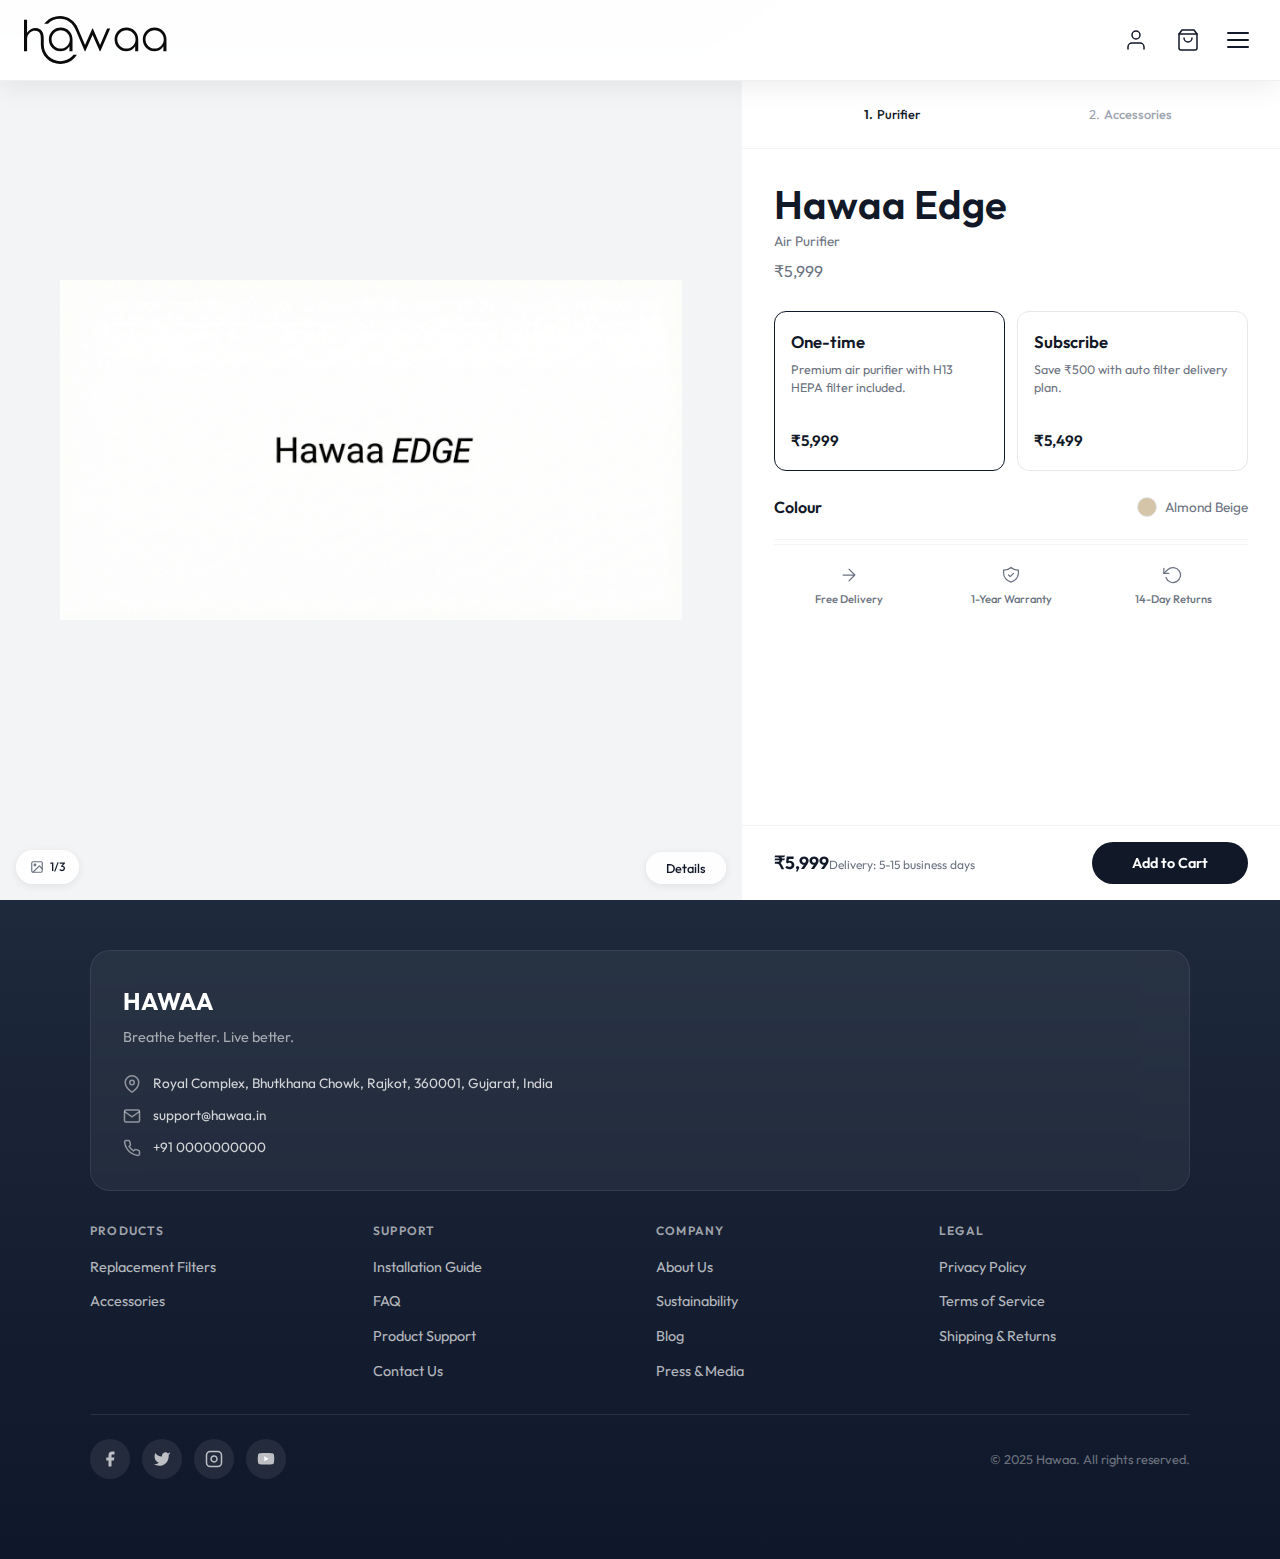
<file: buy.html>
<!DOCTYPE html>
<html lang="en">
<head>
    <meta charset="UTF-8">
    <meta name="viewport" content="width=device-width, initial-scale=1.0">
    <meta name="description" content="Buy Hawaa EDGE - India's premium air purifier with H13 HEPA filtration, gesture control, and smart home integration. Starting at ₹5,499 with subscription.">
    <meta name="keywords" content="Buy Hawaa EDGE, air purifier, H13 HEPA, order, subscribe, clean air, India">

    <!-- Open Graph -->
    <meta property="og:title" content="Buy Hawaa EDGE - Pure Air, Designed to Belong">
    <meta property="og:description" content="Order Hawaa EDGE air purifier. One-time purchase at ₹5,999 or subscribe & save at ₹5,499 with automatic filter delivery.">
    <meta property="og:type" content="product">

    <title>Buy Hawaa EDGE - Order Now</title>

    <!-- Google Fonts - Outfit + Playfair Display -->
    <link rel="preconnect" href="https://fonts.googleapis.com">
    <link rel="preconnect" href="https://fonts.gstatic.com" crossorigin>
    <link href="https://fonts.googleapis.com/css2?family=Outfit:wght@300;400;500;600;700&family=Playfair+Display:ital,wght@0,400;0,500;0,600;1,400;1,500&display=swap" rel="stylesheet">

    <link rel="stylesheet" href="css/styles.css">
    <link rel="icon" href="public/images/favicon.ico" type="image/x-icon">
</head>
<body class="buy-page">
    <!-- Header -->
    <header class="header scrolled" id="header">
        <div class="header-container">
            <a href="index.html" class="logo">
                <img src="public/images/web_header_desktop_light.svg" class="logo-img" alt="Hawaa" draggable="false">
            </a>
            <div class="header-actions">
                <button class="header-profile-btn" id="profile-btn" aria-label="Account">
                    <svg viewBox="0 0 24 24" fill="none" stroke="currentColor" stroke-width="1.5" stroke-linecap="round" stroke-linejoin="round">
                        <path d="M20 21v-2a4 4 0 00-4-4H8a4 4 0 00-4 4v2"/>
                        <circle cx="12" cy="7" r="4"/>
                    </svg>
                </button>
                <button class="header-cart-btn" id="cart-btn" aria-label="Cart">
                    <svg viewBox="0 0 24 24" fill="none" stroke="currentColor" stroke-width="1.5" stroke-linecap="round" stroke-linejoin="round">
                        <path d="M6 2L3 6v14a2 2 0 002 2h14a2 2 0 002-2V6l-3-4z"/>
                        <line x1="3" y1="6" x2="21" y2="6"/>
                        <path d="M16 10a4 4 0 01-8 0"/>
                    </svg>
                    <span class="cart-badge" id="cart-badge"></span>
                </button>
                <button class="hamburger" id="hamburger" aria-label="Toggle menu">
                    <span class="hamburger-line"></span>
                    <span class="hamburger-line"></span>
                    <span class="hamburger-line"></span>
                </button>
            </div>
        </div>
    </header>

    <!-- Expandable Menu -->
    <div class="menu-overlay" id="menu-overlay"></div>
    <div class="menu-panel" id="menu-panel">
        <div class="menu-panel-inner">
            <nav class="menu-nav">
                <a href="edge.html" class="menu-nav-item">Hawaa Edge</a>
                <a href="index.html#blogs" class="menu-nav-item">Blog</a>
                <a href="about.html" class="menu-nav-item">About Us</a>
            </nav>
        </div>
    </div>

    <!-- Sign In Modal -->
    <div class="signin-overlay" id="signin-overlay">
        <div class="signin-modal" id="signin-modal">
            <div class="signin-drag-handle"></div>
            <button class="signin-close" id="signin-close" aria-label="Close">
                <svg viewBox="0 0 24 24" fill="none" stroke="currentColor" stroke-width="2" stroke-linecap="round" stroke-linejoin="round">
                    <line x1="18" y1="6" x2="6" y2="18"/>
                    <line x1="6" y1="6" x2="18" y2="18"/>
                </svg>
            </button>
            <div class="signin-step" id="signin-phone-step">
                <h2 class="signin-title">Sign in</h2>
                <p class="signin-subtitle">Enter your mobile number to continue</p>
                <div class="phone-input-group" id="signin-phone-group">
                    <span class="phone-prefix">+91</span>
                    <span class="phone-prefix-divider"></span>
                    <input type="tel" class="phone-input" id="signin-phone" maxlength="10" placeholder="Mobile number" inputmode="numeric" autocomplete="tel-national">
                </div>
                <p class="signin-error" id="signin-phone-error"></p>
                <button class="signin-btn" id="signin-send-otp">Send OTP</button>
            </div>
            <div class="signin-step hidden" id="signin-otp-step">
                <h2 class="signin-title">Verify OTP</h2>
                <p class="signin-subtitle">Enter the 6-digit code sent to <span class="signin-phone-display" id="signin-phone-display"></span></p>
                <div class="otp-input-group">
                    <input type="text" class="otp-input" maxlength="1" inputmode="numeric" autocomplete="one-time-code">
                    <input type="text" class="otp-input" maxlength="1" inputmode="numeric">
                    <input type="text" class="otp-input" maxlength="1" inputmode="numeric">
                    <input type="text" class="otp-input" maxlength="1" inputmode="numeric">
                    <input type="text" class="otp-input" maxlength="1" inputmode="numeric">
                    <input type="text" class="otp-input" maxlength="1" inputmode="numeric">
                </div>
                <p class="signin-error" id="signin-otp-error"></p>
                <button class="signin-btn" id="signin-verify">Verify</button>
                <div class="signin-actions">
                    <button class="signin-back" id="signin-back">
                        <svg viewBox="0 0 24 24" fill="none" stroke="currentColor" stroke-width="2" stroke-linecap="round" stroke-linejoin="round">
                            <path d="M19 12H5"/>
                            <path d="M12 19l-7-7 7-7"/>
                        </svg>
                        Change number
                    </button>
                    <button class="signin-resend" id="signin-resend">Resend OTP</button>
                </div>
            </div>
        </div>
    </div>

    <!-- Buy Page Main Content -->
    <main class="buy-main">
        <!-- Product Image Section with Carousel -->
        <div class="buy-product-image">
            <div class="buy-carousel" id="buy-carousel">
                <div class="buy-carousel-track" id="buy-carousel-track">
                    <div class="buy-carousel-slide active">
                        <img src="public/images/hero-poster.webp" alt="Hawaa EDGE Air Purifier - Front View" class="buy-hero-img" draggable="false">
                    </div>
                    <div class="buy-carousel-slide">
                        <img src="public/images/hero-resting.webp" alt="Hawaa EDGE Air Purifier - Side View" class="buy-hero-img" draggable="false">
                    </div>
                    <div class="buy-carousel-slide">
                        <img src="public/images/hero-poster.webp" alt="Hawaa EDGE Air Purifier - Detail View" class="buy-hero-img" draggable="false">
                    </div>
                </div>
                <!-- Carousel Counter -->
                <div class="buy-carousel-counter" id="buy-carousel-counter">
                    <svg width="14" height="14" viewBox="0 0 24 24" fill="none" stroke="currentColor" stroke-width="2" stroke-linecap="round" stroke-linejoin="round">
                        <rect x="3" y="3" width="18" height="18" rx="2" ry="2"/>
                        <circle cx="8.5" cy="8.5" r="1.5"/>
                        <polyline points="21 15 16 10 5 21"/>
                    </svg>
                    <span id="buy-carousel-index">1/3</span>
                </div>
                <!-- Details Button -->
                <button class="buy-details-btn" id="buy-details-btn">Details</button>
            </div>
        </div>

        <!-- Right Side: Steps + Content (wrapped for desktop layout) -->
        <div class="buy-details-column">
            <!-- Step Navigation -->
            <nav class="buy-steps" id="buy-steps">
                <button class="buy-step active" data-step="1" id="step-1">
                    <span class="buy-step-num">1.</span> Purifier
                </button>
                <button class="buy-step" data-step="2" id="step-2">
                    <span class="buy-step-num">2.</span> Accessories
                </button>
            </nav>

            <!-- Step 1: Purifier -->
            <section class="buy-step-content active" id="step-content-1">
                <div class="buy-content-inner">
                    <!-- Product Title -->
                    <h1 class="buy-title">Hawaa Edge</h1>
                    <p class="buy-subtitle-text">Air Purifier</p>

                    <!-- Price -->
                    <p class="buy-price" id="buy-price">&#8377;5,999</p>

                    <!-- Purchase Type Cards (Veloretti-style side-by-side) -->
                    <div class="buy-variant-cards">
                        <button class="buy-variant-card active" data-type="onetime" id="btn-onetime">
                            <span class="buy-variant-name">One-time</span>
                            <p class="buy-variant-desc">Premium air purifier with H13 HEPA filter included.</p>
                            <span class="buy-variant-price">&#8377;5,999</span>
                        </button>
                        <button class="buy-variant-card" data-type="subscribe" id="btn-subscribe">
                            <span class="buy-variant-name">Subscribe</span>
                            <p class="buy-variant-desc">Save &#8377;500 with auto filter delivery plan.</p>
                            <span class="buy-variant-price">&#8377;5,499</span>
                        </button>
                    </div>

                    <!-- Subscription Filter Plan (shown when Subscribe selected) -->
                    <div class="buy-filter-plans" id="buy-filter-plans">
                        <p class="buy-filter-plans-title">Filter Delivery Plan</p>
                        <p class="buy-filter-plans-desc">Replacement filters delivered to your door automatically</p>
                        <div class="buy-filter-plan-cards">
                            <button class="buy-filter-plan-card active" data-interval="5" id="filter-5">
                                <span class="buy-filter-plan-name">Every 5 months</span>
                                <span class="buy-filter-plan-detail">Recommended for high-pollution areas</span>
                                <span class="buy-filter-plan-tag">Recommended</span>
                            </button>
                            <button class="buy-filter-plan-card" data-interval="6" id="filter-6">
                                <span class="buy-filter-plan-name">Every 6 months</span>
                                <span class="buy-filter-plan-detail">Standard usage cycle</span>
                            </button>
                        </div>
                    </div>

                    <!-- Colour Info (Single colour - Almond Beige) -->
                    <div class="buy-colour-info">
                        <span class="buy-colour-label">Colour</span>
                        <div class="buy-colour-display">
                            <span class="buy-colour-dot" style="background: #d4c5a9;"></span>
                            <span class="buy-colour-name-static">Almond Beige</span>
                        </div>
                    </div>

                    <!-- Divider -->
                    <div class="buy-divider"></div>

                    <!-- Trust Indicators -->
                    <div class="buy-trust-row">
                        <div class="buy-trust-item">
                            <svg viewBox="0 0 24 24" fill="none" stroke="currentColor" stroke-width="1.5" stroke-linecap="round" stroke-linejoin="round">
                                <path d="M5 12h14M12 5l7 7-7 7"/>
                            </svg>
                            <span>Free Delivery</span>
                        </div>
                        <div class="buy-trust-item">
                            <svg viewBox="0 0 24 24" fill="none" stroke="currentColor" stroke-width="1.5" stroke-linecap="round" stroke-linejoin="round">
                                <path d="M9 12l2 2 4-4m5.618-4.016A11.955 11.955 0 0112 2.944a11.955 11.955 0 01-8.618 3.04A12.02 12.02 0 003 9c0 5.591 3.824 10.29 9 11.622 5.176-1.332 9-6.03 9-11.622 0-1.042-.133-2.052-.382-3.016z"/>
                            </svg>
                            <span>1-Year Warranty</span>
                        </div>
                        <div class="buy-trust-item">
                            <svg viewBox="0 0 24 24" fill="none" stroke="currentColor" stroke-width="1.5" stroke-linecap="round" stroke-linejoin="round">
                                <polyline points="1 4 1 10 7 10"/>
                                <path d="M3.51 15a9 9 0 102.13-9.36L1 10"/>
                            </svg>
                            <span>14-Day Returns</span>
                        </div>
                    </div>
                </div>
            </section>

            <!-- Step 2: Accessories -->
            <section class="buy-step-content" id="step-content-2">
                <div class="buy-content-inner">
                    <h2 class="buy-section-heading">Accessories</h2>
                    <p class="buy-section-subtext">Hawaa Edge</p>

                    <!-- Replacement Filters -->
                    <div class="buy-accessory-card">
                        <div class="buy-accessory-info">
                            <span class="buy-accessory-name">Replacement Filter</span>
                            <span class="buy-accessory-detail">3-in-1 H13 HEPA + Activated Carbon</span>
                        </div>
                        <div class="buy-accessory-action">
                            <span class="buy-accessory-price">&#8377;1,499</span>
                            <button class="buy-accessory-add" id="acc-filter-btn">Add</button>
                        </div>
                    </div>

                    <!-- What's in the Box -->
                    <div class="buy-inbox-section">
                        <p class="buy-inbox-title">What's in the box</p>
                        <ul class="buy-inbox-list">
                            <li>Hawaa EDGE Air Purifier</li>
                            <li>3-in-1 Filter (Pre-installed)</li>
                            <li>Power Adapter & Cable</li>
                            <li>Quick Start Guide</li>
                        </ul>
                    </div>
                </div>
            </section>
        </div>
    </main>

    <!-- Details Modal -->
    <div class="buy-details-overlay" id="buy-details-overlay">
        <div class="buy-details-modal" id="buy-details-modal">
            <button class="buy-details-close" id="buy-details-close" aria-label="Close details">
                <svg viewBox="0 0 24 24" fill="none" stroke="currentColor" stroke-width="2" stroke-linecap="round" stroke-linejoin="round">
                    <line x1="18" y1="6" x2="6" y2="18"/>
                    <line x1="6" y1="6" x2="18" y2="18"/>
                </svg>
            </button>

            <!-- Details Carousel -->
            <div class="buy-details-carousel" id="buy-details-carousel">
                <div class="buy-details-slides" id="buy-details-slides">
                    <!-- Slide 1: Specs -->
                    <div class="buy-details-slide active">
                        <div class="buy-details-slide-img">
                            <img src="public/images/hero-poster.webp" alt="Hawaa EDGE Specifications" draggable="false">
                        </div>
                        <div class="buy-details-slide-content">
                            <h3>Specifications</h3>
                            <p>Engineered for rooms up to 450 sq ft with 360-degree air intake.</p>
                            <p>CADR: 250 m&sup3;/h. Noise level as low as 22 dB. Energy-efficient at just 45W.</p>
                        </div>
                    </div>
                    <!-- Slide 2: H13 HEPA -->
                    <div class="buy-details-slide">
                        <div class="buy-details-slide-img">
                            <img src="public/images/hero-resting.webp" alt="H13 HEPA Filtration" draggable="false">
                        </div>
                        <div class="buy-details-slide-content">
                            <h3>H13 HEPA Filtration</h3>
                            <p>3-in-1 filter system captures 99.97% of particles down to 0.3 microns.</p>
                            <p>Pre-filter, activated carbon, and H13 HEPA work together for complete air purification.</p>
                        </div>
                    </div>
                    <!-- Slide 3: Smart Features -->
                    <div class="buy-details-slide">
                        <div class="buy-details-slide-img">
                            <img src="public/images/hero-poster.webp" alt="Smart Home Integration" draggable="false">
                        </div>
                        <div class="buy-details-slide-content">
                            <h3>Smart Features</h3>
                            <p>Gesture control for touchless operation. Wave to change fan speed or turn off.</p>
                            <p>Works with Alexa and Google Home. Real-time air quality monitoring via the Hawaa app.</p>
                        </div>
                    </div>
                </div>

                <!-- Details Navigation -->
                <div class="buy-details-nav">
                    <button class="buy-details-arrow buy-details-prev" id="buy-details-prev" aria-label="Previous">
                        <svg viewBox="0 0 24 24" fill="none" stroke="currentColor" stroke-width="2" stroke-linecap="round" stroke-linejoin="round">
                            <path d="M19 12H5"/>
                            <path d="M12 19l-7-7 7-7"/>
                        </svg>
                    </button>
                    <div class="buy-details-dots" id="buy-details-dots">
                        <span class="buy-details-dot active"></span>
                        <span class="buy-details-dot"></span>
                        <span class="buy-details-dot"></span>
                    </div>
                    <button class="buy-details-arrow buy-details-next" id="buy-details-next" aria-label="Next">
                        <svg viewBox="0 0 24 24" fill="none" stroke="currentColor" stroke-width="2" stroke-linecap="round" stroke-linejoin="round">
                            <path d="M5 12h14"/>
                            <path d="M12 5l7 7-7 7"/>
                        </svg>
                    </button>
                </div>
            </div>
        </div>
    </div>

    <!-- Cart Overlay -->
    <div class="cart-overlay" id="cart-overlay">
        <div class="cart-panel" id="cart-panel">
            <div class="cart-header">
                <h2 class="cart-title">Cart</h2>
                <button class="cart-close" id="cart-close" aria-label="Close cart">
                    <svg viewBox="0 0 24 24" fill="none" stroke="currentColor" stroke-width="2" stroke-linecap="round" stroke-linejoin="round">
                        <line x1="18" y1="6" x2="6" y2="18"/>
                        <line x1="6" y1="6" x2="18" y2="18"/>
                    </svg>
                </button>
            </div>

            <!-- Cart Items -->
            <div class="cart-body" id="cart-body">
                <div class="cart-empty" id="cart-empty">
                    <svg viewBox="0 0 24 24" fill="none" stroke="currentColor" stroke-width="1.5" stroke-linecap="round" stroke-linejoin="round">
                        <path d="M6 2L3 6v14a2 2 0 002 2h14a2 2 0 002-2V6l-3-4z"/>
                        <line x1="3" y1="6" x2="21" y2="6"/>
                        <path d="M16 10a4 4 0 01-8 0"/>
                    </svg>
                    <p>Your cart is empty</p>
                </div>
                <div class="cart-items" id="cart-items"></div>
            </div>

            <!-- Cart Footer with Price Breakdown -->
            <div class="cart-footer" id="cart-footer">
                <!-- Add Filter Upsell -->
                <div class="cart-upsell" id="cart-upsell">
                    <div class="cart-upsell-info">
                        <span class="cart-upsell-name">Add Replacement Filter</span>
                        <span class="cart-upsell-detail">3-in-1 H13 HEPA + Activated Carbon</span>
                    </div>
                    <div class="cart-upsell-action">
                        <span class="cart-upsell-price">&#8377;1,499</span>
                        <button class="cart-upsell-btn" id="cart-add-filter">Add</button>
                    </div>
                </div>

                <!-- Price Breakdown Toggle -->
                <button class="cart-breakdown-toggle" id="cart-breakdown-toggle">
                    <span>Price Details</span>
                    <svg viewBox="0 0 24 24" fill="none" stroke="currentColor" stroke-width="2" stroke-linecap="round" stroke-linejoin="round">
                        <path d="M6 9l6 6 6-6"/>
                    </svg>
                </button>
                <div class="cart-breakdown" id="cart-breakdown">
                    <div class="cart-breakdown-row">
                        <span>Subtotal</span>
                        <span id="cart-subtotal">&#8377;0</span>
                    </div>
                    <div class="cart-breakdown-row">
                        <span>GST (18%)</span>
                        <span id="cart-gst">&#8377;0</span>
                    </div>
                    <div class="cart-breakdown-row">
                        <span>Delivery Fee</span>
                        <span id="cart-delivery" class="cart-free">Free</span>
                    </div>
                    <div class="cart-breakdown-row">
                        <span>Shipping Fee</span>
                        <span id="cart-shipping" class="cart-free">Free</span>
                    </div>
                </div>

                <!-- Total -->
                <div class="cart-total-row">
                    <span>Total</span>
                    <span id="cart-total">&#8377;0</span>
                </div>

                <button class="cart-checkout-btn" id="cart-checkout-btn">Checkout</button>
            </div>
        </div>
    </div>

    <!-- Sticky Bottom Bar (Always visible) -->
    <div class="buy-sticky-bottom" id="buy-sticky-bottom">
        <div class="buy-sticky-inner">
            <div class="buy-sticky-row">
                <span class="buy-sticky-price" id="buy-sticky-price">&#8377;5,999</span>
                <span class="buy-sticky-delivery">Delivery: 5-15 business days</span>
            </div>
            <button class="buy-sticky-btn" id="buy-sticky-btn">Add to Cart</button>
        </div>
    </div>

    <!-- Footer -->
    <footer class="footer" id="contact">
        <div class="footer-container">
            <div class="footer-brand">
                <div class="footer-logo">
                    <span class="footer-logo-text">HAWAA</span>
                </div>
                <p class="footer-tagline">Breathe better. Live better.</p>
                <div class="footer-contact-info">
                    <div class="footer-contact-item">
                        <svg viewBox="0 0 24 24" fill="none" stroke="currentColor" stroke-width="2">
                            <path d="M21 10c0 7-9 13-9 13s-9-6-9-13a9 9 0 0118 0z"/>
                            <circle cx="12" cy="10" r="3"/>
                        </svg>
                        <span>Royal Complex, Bhutkhana Chowk, Rajkot, 360001, Gujarat, India</span>
                    </div>
                    <div class="footer-contact-item">
                        <svg viewBox="0 0 24 24" fill="none" stroke="currentColor" stroke-width="2">
                            <path d="M4 4h16c1.1 0 2 .9 2 2v12c0 1.1-.9 2-2 2H4c-1.1 0-2-.9-2-2V6c0-1.1.9-2 2-2z"/>
                            <polyline points="22,6 12,13 2,6"/>
                        </svg>
                        <span>support@hawaa.in</span>
                    </div>
                    <div class="footer-contact-item">
                        <svg viewBox="0 0 24 24" fill="none" stroke="currentColor" stroke-width="2">
                            <path d="M22 16.92v3a2 2 0 01-2.18 2 19.79 19.79 0 01-8.63-3.07 19.5 19.5 0 01-6-6 19.79 19.79 0 01-3.07-8.67A2 2 0 014.11 2h3a2 2 0 012 1.72 12.84 12.84 0 00.7 2.81 2 2 0 01-.45 2.11L8.09 9.91a16 16 0 006 6l1.27-1.27a2 2 0 012.11-.45 12.84 12.84 0 002.81.7A2 2 0 0122 16.92z"/>
                        </svg>
                        <span>+91 0000000000</span>
                    </div>
                </div>
            </div>

            <div class="footer-links">
                <div class="footer-links-column" data-footer-section>
                    <button class="footer-links-header">
                        <h4 class="footer-links-title">PRODUCTS</h4>
                        <svg class="footer-chevron" viewBox="0 0 24 24" fill="none" stroke="currentColor" stroke-width="2">
                            <path d="M6 9l6 6 6-6"/>
                        </svg>
                    </button>
                    <ul class="footer-links-list">
                        <li><a href="#">Replacement Filters</a></li>
                        <li><a href="#">Accessories</a></li>
                    </ul>
                </div>
                <div class="footer-links-column" data-footer-section>
                    <button class="footer-links-header">
                        <h4 class="footer-links-title">SUPPORT</h4>
                        <svg class="footer-chevron" viewBox="0 0 24 24" fill="none" stroke="currentColor" stroke-width="2">
                            <path d="M6 9l6 6 6-6"/>
                        </svg>
                    </button>
                    <ul class="footer-links-list">
                        <li><a href="installation-guide.html">Installation Guide</a></li>
                        <li><a href="faq.html">FAQ</a></li>
                        <li><a href="support.html">Product Support</a></li>
                        <li><a href="#">Contact Us</a></li>
                    </ul>
                </div>
                <div class="footer-links-column" data-footer-section>
                    <button class="footer-links-header">
                        <h4 class="footer-links-title">COMPANY</h4>
                        <svg class="footer-chevron" viewBox="0 0 24 24" fill="none" stroke="currentColor" stroke-width="2">
                            <path d="M6 9l6 6 6-6"/>
                        </svg>
                    </button>
                    <ul class="footer-links-list">
                        <li><a href="about.html">About Us</a></li>
                        <li><a href="#">Sustainability</a></li>
                        <li><a href="#">Blog</a></li>
                        <li><a href="#">Press & Media</a></li>
                    </ul>
                </div>
                <div class="footer-links-column" data-footer-section>
                    <button class="footer-links-header">
                        <h4 class="footer-links-title">LEGAL</h4>
                        <svg class="footer-chevron" viewBox="0 0 24 24" fill="none" stroke="currentColor" stroke-width="2">
                            <path d="M6 9l6 6 6-6"/>
                        </svg>
                    </button>
                    <ul class="footer-links-list">
                        <li><a href="privacy-policy.html">Privacy Policy</a></li>
                        <li><a href="terms-of-service.html">Terms of Service</a></li>
                        <li><a href="#">Shipping & Returns</a></li>
                    </ul>
                </div>
            </div>

            <div class="footer-bottom">
                <div class="footer-social">
                    <a href="#" class="footer-social-link" aria-label="Facebook">
                        <svg viewBox="0 0 24 24" fill="currentColor">
                            <path d="M18 2h-3a5 5 0 00-5 5v3H7v4h3v8h4v-8h3l1-4h-4V7a1 1 0 011-1h3z"/>
                        </svg>
                    </a>
                    <a href="#" class="footer-social-link" aria-label="Twitter">
                        <svg viewBox="0 0 24 24" fill="currentColor">
                            <path d="M23 3a10.9 10.9 0 01-3.14 1.53 4.48 4.48 0 00-7.86 3v1A10.66 10.66 0 013 4s-4 9 5 13a11.64 11.64 0 01-7 2c9 5 20 0 20-11.5a4.5 4.5 0 00-.08-.83A7.72 7.72 0 0023 3z"/>
                        </svg>
                    </a>
                    <a href="#" class="footer-social-link" aria-label="Instagram">
                        <svg viewBox="0 0 24 24" fill="none" stroke="currentColor" stroke-width="2">
                            <rect x="2" y="2" width="20" height="20" rx="5" ry="5"/>
                            <path d="M16 11.37A4 4 0 1112.63 8 4 4 0 0116 11.37z"/>
                            <line x1="17.5" y1="6.5" x2="17.51" y2="6.5"/>
                        </svg>
                    </a>
                    <a href="#" class="footer-social-link" aria-label="YouTube">
                        <svg viewBox="0 0 24 24" fill="currentColor">
                            <path d="M22.54 6.42a2.78 2.78 0 00-1.94-2C18.88 4 12 4 12 4s-6.88 0-8.6.46a2.78 2.78 0 00-1.94 2A29 29 0 001 11.75a29 29 0 00.46 5.33A2.78 2.78 0 003.4 19c1.72.46 8.6.46 8.6.46s6.88 0 8.6-.46a2.78 2.78 0 001.94-2 29 29 0 00.46-5.25 29 29 0 00-.46-5.33z"/>
                            <polygon points="9.75 15.02 15.5 11.75 9.75 8.48 9.75 15.02" fill="white"/>
                        </svg>
                    </a>
                </div>
                <p class="footer-copyright">&copy; 2025 Hawaa. All rights reserved.</p>
            </div>
        </div>
    </footer>

    <script src="js/nav.js"></script>
    <script src="js/buy.js"></script>
</body>
</html>
</file>
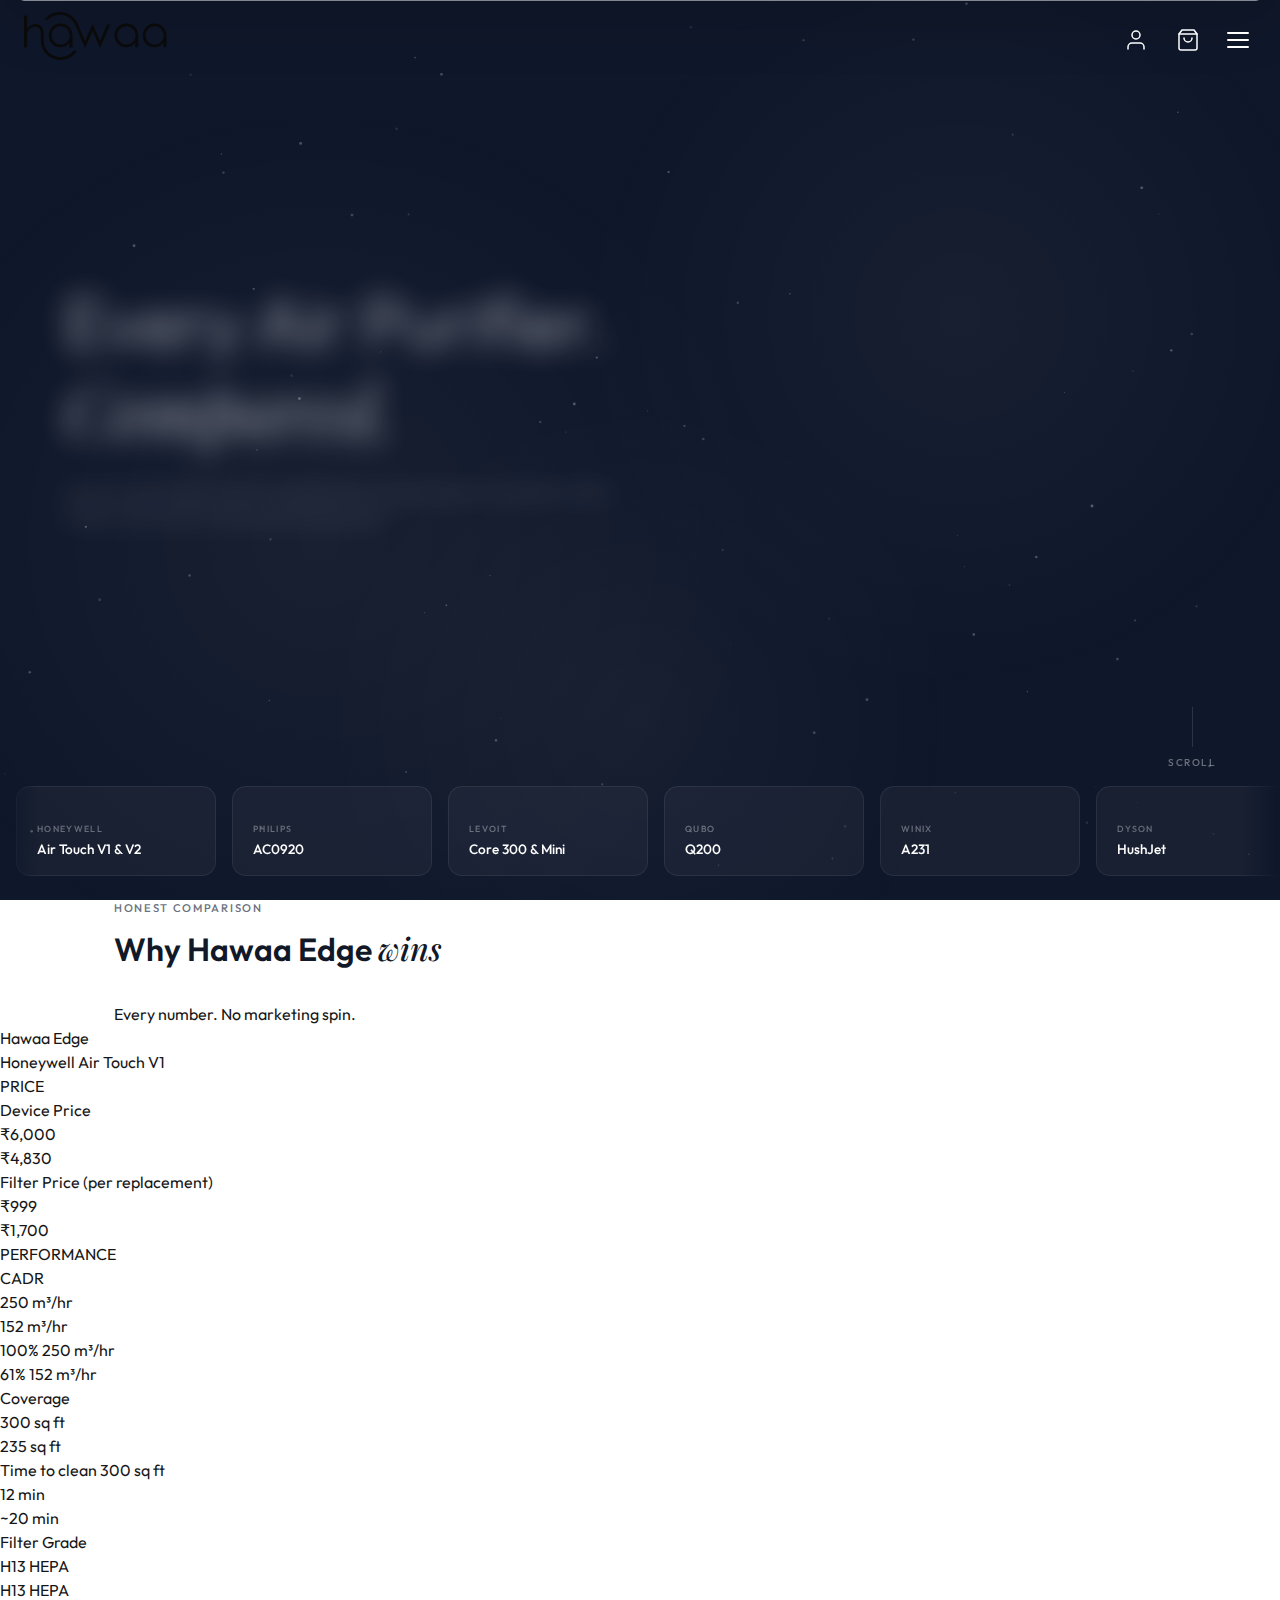
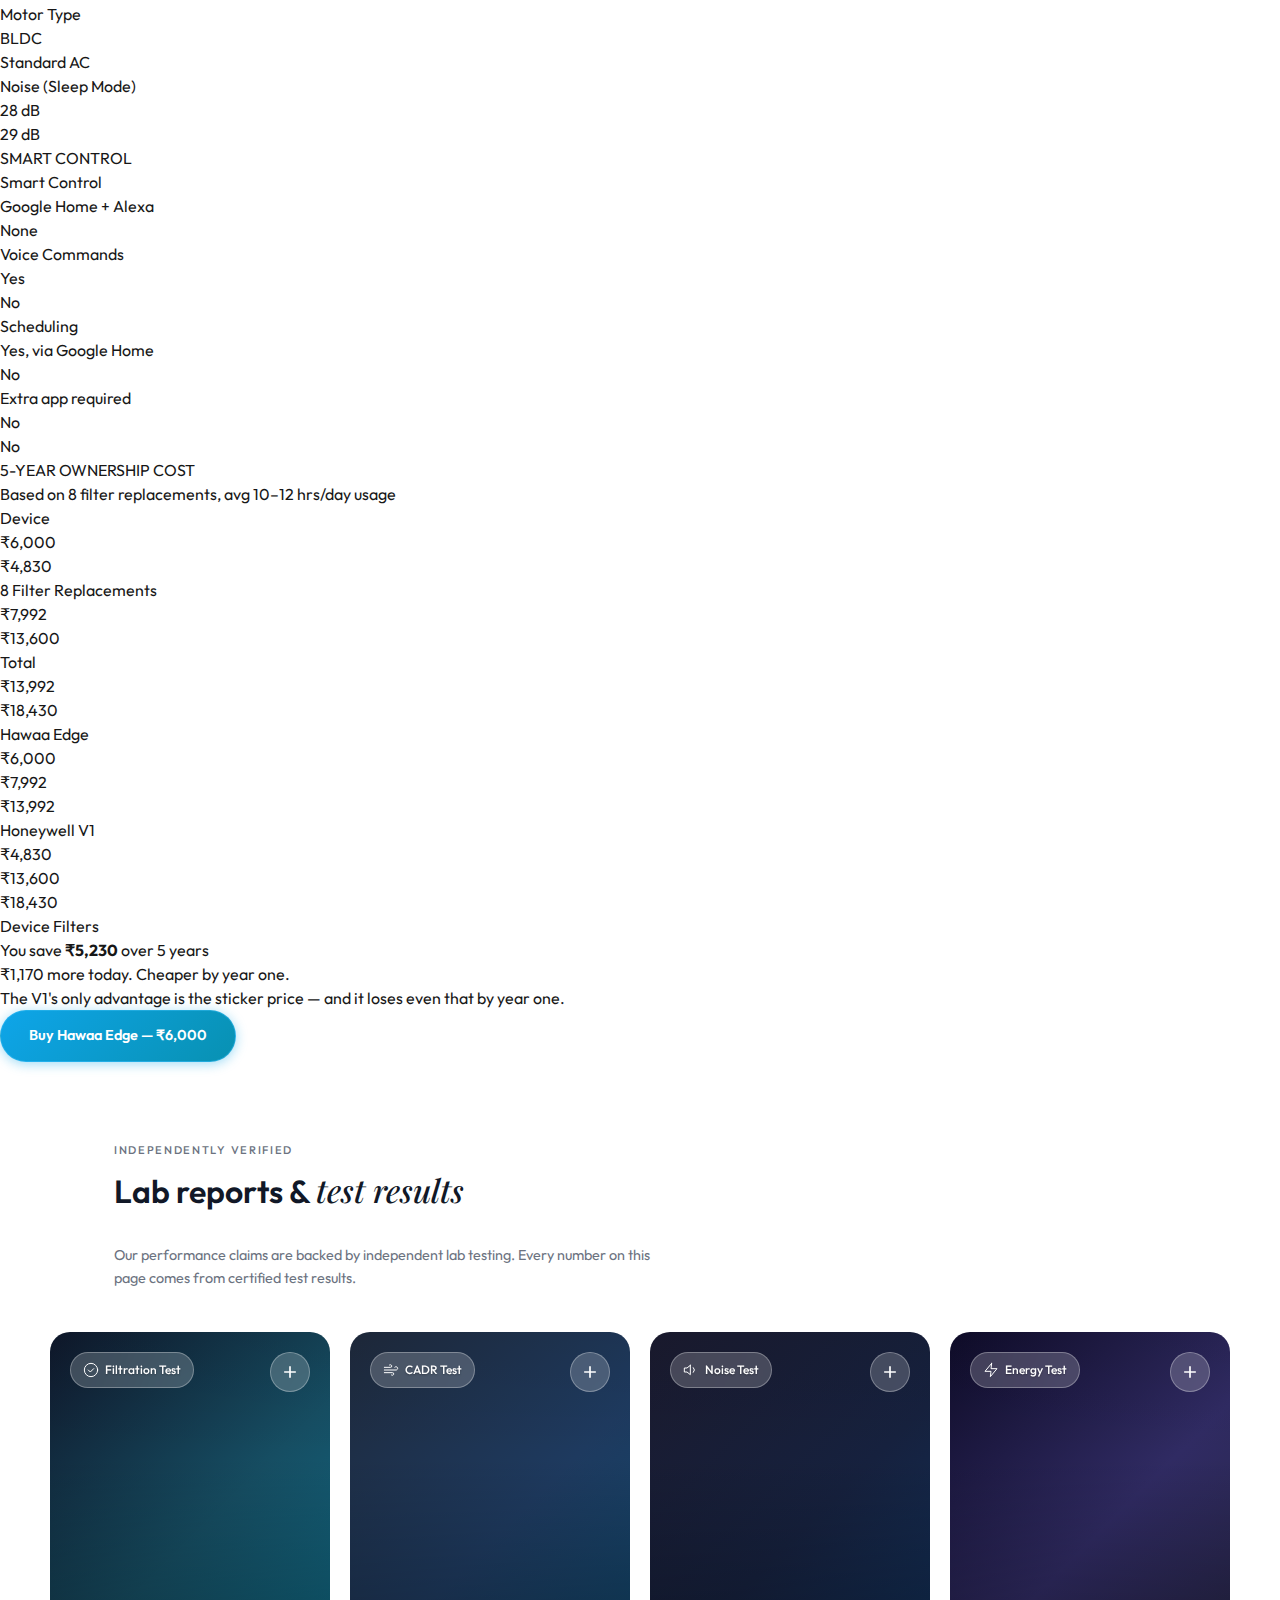
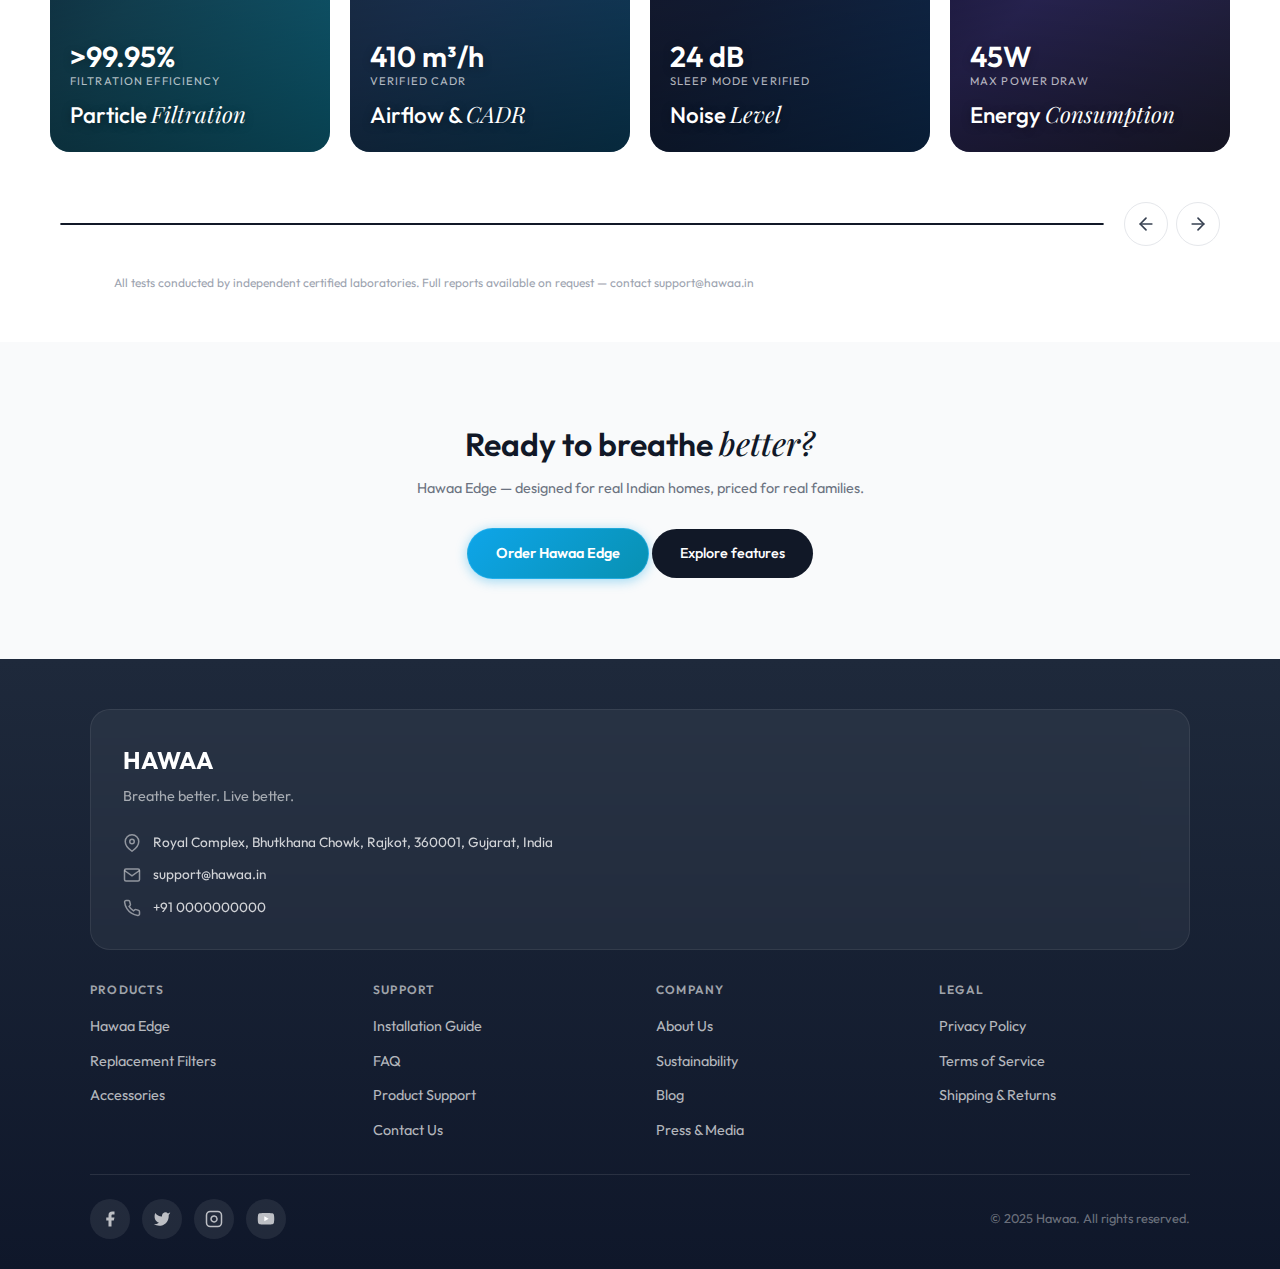
<file: comparison.html>
<!DOCTYPE html>
<html lang="en">
<head>
    <meta charset="UTF-8">
    <meta name="viewport" content="width=device-width, initial-scale=1.0">
    <meta name="description" content="Compare Hawaa EDGE with Dyson, Coway, and Xiaomi. See real performance differences in CADR, noise, filters, price, and warranty.">
    <meta name="keywords" content="air purifier comparison, Hawaa Edge vs Dyson, Hawaa vs Coway, Hawaa vs Xiaomi, best air purifier India">

    <meta property="og:title" content="Hawaa EDGE vs the Rest - Air Purifier Comparison">
    <meta property="og:description" content="See how Hawaa Edge compares to Dyson, Coway, and Xiaomi on real-world performance, price, and value.">
    <meta property="og:type" content="website">

    <title>Hawaa EDGE vs the Rest - Air Purifier Comparison</title>

    <link rel="preconnect" href="https://fonts.googleapis.com">
    <link rel="preconnect" href="https://fonts.gstatic.com" crossorigin>
    <link href="https://fonts.googleapis.com/css2?family=Outfit:wght@300;400;500;600;700&family=Playfair+Display:ital,wght@0,400;0,500;0,600;1,400;1,500&display=swap" rel="stylesheet">

    <link rel="stylesheet" href="css/styles.css">
    <link rel="stylesheet" href="css/comparison.css">
    <link rel="icon" href="public/images/favicon.ico" type="image/x-icon">
</head>
<body>
    <!-- Header -->
    <header class="header" id="header">
        <div class="header-container">
            <a href="index.html" class="logo">
                <picture>
                <source media="(min-width: 768px)" srcset="public/images/web_header_desktop_light.svg">
                <img src="public/images/web_header_mobile_light.svg" class="logo-img" alt="Hawaa" draggable="false">
            </picture>
            </a>
            <div class="header-actions">
                <button class="header-profile-btn" id="profile-btn" aria-label="Account">
                    <svg viewBox="0 0 24 24" fill="none" stroke="currentColor" stroke-width="1.5" stroke-linecap="round" stroke-linejoin="round">
                        <path d="M20 21v-2a4 4 0 00-4-4H8a4 4 0 00-4 4v2"/>
                        <circle cx="12" cy="7" r="4"/>
                    </svg>
                </button>
                <a href="buy.html" class="header-cart-btn" id="cart-btn" aria-label="Cart">
                    <svg viewBox="0 0 24 24" fill="none" stroke="currentColor" stroke-width="1.5" stroke-linecap="round" stroke-linejoin="round">
                        <path d="M6 2L3 6v14a2 2 0 002 2h14a2 2 0 002-2V6l-3-4z"/>
                        <line x1="3" y1="6" x2="21" y2="6"/>
                        <path d="M16 10a4 4 0 01-8 0"/>
                    </svg>
                    <span class="cart-badge" id="cart-badge"></span>
                </a>
                <button class="hamburger" id="hamburger" aria-label="Toggle menu">
                    <span class="hamburger-line"></span>
                    <span class="hamburger-line"></span>
                    <span class="hamburger-line"></span>
                </button>
            </div>
        </div>
    </header>

    <!-- Expandable Menu -->
    <div class="menu-overlay" id="menu-overlay"></div>
    <div class="menu-panel" id="menu-panel">
        <div class="menu-panel-inner">
            <nav class="menu-nav">
                <a href="edge.html" class="menu-nav-item">Hawaa Edge</a>
                <a href="blogs.html" class="menu-nav-item">Blog</a>
                <a href="about.html" class="menu-nav-item">About Us</a>
            </nav>
        </div>
    </div>

    <!-- Sign In Modal -->
    <div class="signin-overlay" id="signin-overlay">
        <div class="signin-modal" id="signin-modal">
            <div class="signin-drag-handle"></div>
            <button class="signin-close" id="signin-close" aria-label="Close">
                <svg viewBox="0 0 24 24" fill="none" stroke="currentColor" stroke-width="2" stroke-linecap="round" stroke-linejoin="round">
                    <line x1="18" y1="6" x2="6" y2="18"/>
                    <line x1="6" y1="6" x2="18" y2="18"/>
                </svg>
            </button>
            <div class="signin-step" id="signin-phone-step">
                <h2 class="signin-title">Sign in</h2>
                <p class="signin-subtitle">Enter your mobile number to continue</p>
                <div class="phone-input-group" id="signin-phone-group">
                    <span class="phone-prefix">+91</span>
                    <span class="phone-prefix-divider"></span>
                    <input type="tel" class="phone-input" id="signin-phone" maxlength="10" placeholder="Mobile number" inputmode="numeric" autocomplete="tel-national">
                </div>
                <p class="signin-error" id="signin-phone-error"></p>
                <button class="signin-btn" id="signin-send-otp">Send OTP</button>
            </div>
            <div class="signin-step hidden" id="signin-otp-step">
                <h2 class="signin-title">Verify OTP</h2>
                <p class="signin-subtitle">Enter the 6-digit code sent to <span class="signin-phone-display" id="signin-phone-display"></span></p>
                <div class="otp-input-group">
                    <input type="text" class="otp-input" maxlength="1" inputmode="numeric" autocomplete="one-time-code">
                    <input type="text" class="otp-input" maxlength="1" inputmode="numeric">
                    <input type="text" class="otp-input" maxlength="1" inputmode="numeric">
                    <input type="text" class="otp-input" maxlength="1" inputmode="numeric">
                    <input type="text" class="otp-input" maxlength="1" inputmode="numeric">
                    <input type="text" class="otp-input" maxlength="1" inputmode="numeric">
                </div>
                <p class="signin-error" id="signin-otp-error"></p>
                <button class="signin-btn" id="signin-verify">Verify</button>
                <div class="signin-actions">
                    <button class="signin-back" id="signin-back">
                        <svg viewBox="0 0 24 24" fill="none" stroke="currentColor" stroke-width="2" stroke-linecap="round" stroke-linejoin="round">
                            <path d="M19 12H5"/>
                            <path d="M12 19l-7-7 7-7"/>
                        </svg>
                        Change number
                    </button>
                    <button class="signin-resend" id="signin-resend">Resend OTP</button>
                </div>
            </div>
        </div>
    </div>

    <!-- ==================== HERO ==================== -->
    <section class="cmp-hero">
        <canvas class="cmp-hero-particles" id="cmp-hero-particles"></canvas>

        <!-- Headline with blur reveal -->
        <div class="cmp-hero-headline" id="cmp-hero-headline">
            <h1 class="cmp-hero-headline-1">Every Air Purifier. <span class="italic">Compared.</span></h1>
            <p class="cmp-hero-headline-2">See how Hawaa Edge performs against the most popular air purifiers in India — airflow, noise, filters, and real ownership cost.</p>
        </div>

        <!-- Scroll indicator -->
        <div class="cmp-hero-scroll-indicator">
            <div class="cmp-hero-scroll-track">
                <div class="cmp-hero-scroll-segment"></div>
            </div>
            <span class="cmp-hero-scroll-label">SCROLL</span>
        </div>

        <!-- Auto-scrolling card carousel -->
        <div class="cmp-hero-carousel-wrapper">
            <div class="cmp-hero-carousel" id="cmp-hero-carousel">
                <!-- Set 1 -->
                <a href="#comparison-honeywell" class="cmp-hero-card">
                    <span class="cmp-hero-card-brand">HONEYWELL</span>
                    <span class="cmp-hero-card-model">Air Touch V1 &amp; V2</span>
                </a>
                <a href="#comparison-philips" class="cmp-hero-card">
                    <span class="cmp-hero-card-brand">PHILIPS</span>
                    <span class="cmp-hero-card-model">AC0920</span>
                </a>
                <a href="#comparison-levoit" class="cmp-hero-card">
                    <span class="cmp-hero-card-brand">LEVOIT</span>
                    <span class="cmp-hero-card-model">Core 300 &amp; Mini</span>
                </a>
                <a href="#comparison-qubo" class="cmp-hero-card">
                    <span class="cmp-hero-card-brand">QUBO</span>
                    <span class="cmp-hero-card-model">Q200</span>
                </a>
                <a href="#comparison-winix" class="cmp-hero-card">
                    <span class="cmp-hero-card-brand">WINIX</span>
                    <span class="cmp-hero-card-model">A231</span>
                </a>
                <a href="#comparison-dyson" class="cmp-hero-card">
                    <span class="cmp-hero-card-brand">DYSON</span>
                    <span class="cmp-hero-card-model">HushJet</span>
                </a>
                <!-- Set 2 (duplicate for seamless loop) -->
                <a href="#comparison-honeywell" class="cmp-hero-card" aria-hidden="true">
                    <span class="cmp-hero-card-brand">HONEYWELL</span>
                    <span class="cmp-hero-card-model">Air Touch V1 &amp; V2</span>
                </a>
                <a href="#comparison-philips" class="cmp-hero-card" aria-hidden="true">
                    <span class="cmp-hero-card-brand">PHILIPS</span>
                    <span class="cmp-hero-card-model">AC0920</span>
                </a>
                <a href="#comparison-levoit" class="cmp-hero-card" aria-hidden="true">
                    <span class="cmp-hero-card-brand">LEVOIT</span>
                    <span class="cmp-hero-card-model">Core 300 &amp; Mini</span>
                </a>
                <a href="#comparison-qubo" class="cmp-hero-card" aria-hidden="true">
                    <span class="cmp-hero-card-brand">QUBO</span>
                    <span class="cmp-hero-card-model">Q200</span>
                </a>
                <a href="#comparison-winix" class="cmp-hero-card" aria-hidden="true">
                    <span class="cmp-hero-card-brand">WINIX</span>
                    <span class="cmp-hero-card-model">A231</span>
                </a>
                <a href="#comparison-dyson" class="cmp-hero-card" aria-hidden="true">
                    <span class="cmp-hero-card-brand">DYSON</span>
                    <span class="cmp-hero-card-model">HushJet</span>
                </a>
            </div>
        </div>
    </section>

    <!-- ==================== HAWAA vs HONEYWELL ==================== -->
    <section class="cmp-vs" id="comparison-honeywell">
        <div class="cmp-section-container">
            <span class="cmp-section-label">Honest Comparison</span>
            <h2 class="cmp-section-title">Why Hawaa Edge <span class="italic">wins</span></h2>
            <p class="cmp-vs-subtext">Every number. No marketing spin.</p>
        </div>

        <div class="cmp-vs-card">
            <!-- Sticky column headers -->
            <div class="cmp-vs-headers">
                <div class="cmp-vs-header-metric"></div>
                <div class="cmp-vs-header-hawaa">Hawaa Edge</div>
                <div class="cmp-vs-header-rival">Honeywell Air Touch V1</div>
            </div>

            <!-- GROUP 1: PRICE -->
            <div class="cmp-vs-group">
                <div class="cmp-vs-group-label">PRICE</div>

                <div class="cmp-vs-row">
                    <div class="cmp-vs-metric">Device Price</div>
                    <div class="cmp-vs-val cmp-vs-val--lose">&#8377;6,000</div>
                    <div class="cmp-vs-val cmp-vs-val--win">&#8377;4,830</div>
                </div>
                <div class="cmp-vs-row">
                    <div class="cmp-vs-metric">Filter Price <span class="cmp-vs-metric-sub">(per replacement)</span></div>
                    <div class="cmp-vs-val cmp-vs-val--win">&#8377;999</div>
                    <div class="cmp-vs-val cmp-vs-val--lose">&#8377;1,700</div>
                </div>
            </div>

            <!-- GROUP 2: PERFORMANCE -->
            <div class="cmp-vs-group">
                <div class="cmp-vs-group-label">PERFORMANCE</div>

                <!-- CADR — infographic row -->
                <div class="cmp-vs-row cmp-vs-row--infographic" id="cmp-vs-cadr-row">
                    <div class="cmp-vs-metric">CADR</div>
                    <div class="cmp-vs-val cmp-vs-val--win">250 m&#179;/hr</div>
                    <div class="cmp-vs-val cmp-vs-val--lose">152 m&#179;/hr</div>
                </div>
                <div class="cmp-vs-infographic cmp-vs-infographic--cadr" id="cmp-vs-cadr-info">
                    <div class="cmp-vs-cylinder-pair">
                        <div class="cmp-vs-cylinder" data-brand="hawaa">
                            <div class="cmp-vs-cylinder-track">
                                <div class="cmp-vs-cylinder-fill" data-fill="100"></div>
                            </div>
                            <span class="cmp-vs-cylinder-pct">100%</span>
                            <span class="cmp-vs-cylinder-val">250 m&#179;/hr</span>
                        </div>
                        <div class="cmp-vs-cylinder" data-brand="rival">
                            <div class="cmp-vs-cylinder-track">
                                <div class="cmp-vs-cylinder-fill" data-fill="61"></div>
                            </div>
                            <span class="cmp-vs-cylinder-pct">61%</span>
                            <span class="cmp-vs-cylinder-val">152 m&#179;/hr</span>
                        </div>
                    </div>
                </div>

                <div class="cmp-vs-row">
                    <div class="cmp-vs-metric">Coverage</div>
                    <div class="cmp-vs-val cmp-vs-val--win">300 sq ft</div>
                    <div class="cmp-vs-val cmp-vs-val--lose">235 sq ft</div>
                </div>
                <div class="cmp-vs-row">
                    <div class="cmp-vs-metric">Time to clean 300 sq ft</div>
                    <div class="cmp-vs-val cmp-vs-val--win">12 min</div>
                    <div class="cmp-vs-val cmp-vs-val--lose">~20 min</div>
                </div>
                <div class="cmp-vs-row">
                    <div class="cmp-vs-metric">Filter Grade</div>
                    <div class="cmp-vs-val cmp-vs-val--neutral">H13 HEPA</div>
                    <div class="cmp-vs-val cmp-vs-val--neutral">H13 HEPA</div>
                </div>
                <div class="cmp-vs-row">
                    <div class="cmp-vs-metric">Motor Type</div>
                    <div class="cmp-vs-val cmp-vs-val--win">BLDC</div>
                    <div class="cmp-vs-val cmp-vs-val--lose">Standard AC</div>
                </div>
                <div class="cmp-vs-row">
                    <div class="cmp-vs-metric">Noise <span class="cmp-vs-metric-sub">(Sleep Mode)</span></div>
                    <div class="cmp-vs-val cmp-vs-val--win">28 dB</div>
                    <div class="cmp-vs-val cmp-vs-val--lose">29 dB</div>
                </div>
            </div>

            <!-- GROUP 3: SMART CONTROL -->
            <div class="cmp-vs-group">
                <div class="cmp-vs-group-label">SMART CONTROL</div>

                <div class="cmp-vs-row">
                    <div class="cmp-vs-metric">Smart Control</div>
                    <div class="cmp-vs-val cmp-vs-val--win">Google Home + Alexa</div>
                    <div class="cmp-vs-val cmp-vs-val--lose">None</div>
                </div>
                <div class="cmp-vs-row">
                    <div class="cmp-vs-metric">Voice Commands</div>
                    <div class="cmp-vs-val cmp-vs-val--win">Yes</div>
                    <div class="cmp-vs-val cmp-vs-val--lose">No</div>
                </div>
                <div class="cmp-vs-row">
                    <div class="cmp-vs-metric">Scheduling</div>
                    <div class="cmp-vs-val cmp-vs-val--win">Yes, via Google Home</div>
                    <div class="cmp-vs-val cmp-vs-val--lose">No</div>
                </div>
                <div class="cmp-vs-row">
                    <div class="cmp-vs-metric">Extra app required</div>
                    <div class="cmp-vs-val cmp-vs-val--neutral">No</div>
                    <div class="cmp-vs-val cmp-vs-val--neutral">No</div>
                </div>
            </div>

            <!-- GROUP 4: 5-YEAR OWNERSHIP COST -->
            <div class="cmp-vs-group">
                <div class="cmp-vs-group-label">5-YEAR OWNERSHIP COST</div>
                <div class="cmp-vs-group-footnote">Based on 8 filter replacements, avg 10&ndash;12 hrs/day usage</div>

                <div class="cmp-vs-row">
                    <div class="cmp-vs-metric">Device</div>
                    <div class="cmp-vs-val cmp-vs-val--lose">&#8377;6,000</div>
                    <div class="cmp-vs-val cmp-vs-val--win">&#8377;4,830</div>
                </div>
                <div class="cmp-vs-row">
                    <div class="cmp-vs-metric">8 Filter Replacements</div>
                    <div class="cmp-vs-val cmp-vs-val--win">&#8377;7,992</div>
                    <div class="cmp-vs-val cmp-vs-val--lose">&#8377;13,600</div>
                </div>

                <!-- Total — infographic row -->
                <div class="cmp-vs-row cmp-vs-row--total" id="cmp-vs-cost-row">
                    <div class="cmp-vs-metric">Total</div>
                    <div class="cmp-vs-val cmp-vs-val--win">&#8377;13,992</div>
                    <div class="cmp-vs-val cmp-vs-val--lose">&#8377;18,430</div>
                </div>
                <div class="cmp-vs-infographic cmp-vs-infographic--cost" id="cmp-vs-cost-info">
                    <div class="cmp-vs-bar-pair">
                        <div class="cmp-vs-bar" data-brand="hawaa">
                            <span class="cmp-vs-bar-label">Hawaa Edge</span>
                            <div class="cmp-vs-bar-track">
                                <div class="cmp-vs-bar-seg cmp-vs-bar-seg--device" data-width="43" style="width:0%">
                                    <span>&#8377;6,000</span>
                                </div>
                                <div class="cmp-vs-bar-seg cmp-vs-bar-seg--filter" data-width="33" style="width:0%">
                                    <span>&#8377;7,992</span>
                                </div>
                            </div>
                            <span class="cmp-vs-bar-total">&#8377;13,992</span>
                        </div>
                        <div class="cmp-vs-bar" data-brand="rival">
                            <span class="cmp-vs-bar-label">Honeywell V1</span>
                            <div class="cmp-vs-bar-track">
                                <div class="cmp-vs-bar-seg cmp-vs-bar-seg--device" data-width="26" style="width:0%">
                                    <span>&#8377;4,830</span>
                                </div>
                                <div class="cmp-vs-bar-seg cmp-vs-bar-seg--filter" data-width="74" style="width:0%">
                                    <span>&#8377;13,600</span>
                                </div>
                            </div>
                            <span class="cmp-vs-bar-total">&#8377;18,430</span>
                        </div>
                    </div>
                    <div class="cmp-vs-bar-legend">
                        <span class="cmp-vs-legend-item"><span class="cmp-vs-legend-dot cmp-vs-legend-dot--device"></span>Device</span>
                        <span class="cmp-vs-legend-item"><span class="cmp-vs-legend-dot cmp-vs-legend-dot--filter"></span>Filters</span>
                    </div>
                </div>

                <!-- You save row -->
                <div class="cmp-vs-row cmp-vs-row--save">
                    <div class="cmp-vs-save-text">You save <strong>&#8377;5,230</strong> over 5 years</div>
                </div>
            </div>
        </div>

        <!-- Verdict Strip -->
        <div class="cmp-vs-verdict">
            <div class="cmp-vs-verdict-inner">
                <p class="cmp-vs-verdict-headline">&#8377;1,170 more today. Cheaper by year one.</p>
                <p class="cmp-vs-verdict-sub">The V1's only advantage is the sticker price &mdash; and it loses even that by year one.</p>
                <a href="buy.html" class="cmp-cta-buy">Buy Hawaa Edge &mdash; &#8377;6,000</a>
            </div>
        </div>
    </section>

    <!-- ==================== LAB REPORTS ==================== -->
    <section class="cmp-lab-reports" id="lab-reports">
        <div class="cmp-section-container">
            <span class="cmp-section-label">INDEPENDENTLY VERIFIED</span>
            <h2 class="cmp-section-title">Lab reports &amp; <span class="italic">test results</span></h2>
            <p class="cmp-lab-reports-desc">Our performance claims are backed by independent lab testing. Every number on this page comes from certified test results.</p>
        </div>
        <div class="cmp-lab-slider-wrapper">
            <div class="cmp-lab-slider" id="lab-slider">
                <!-- Particle Filtration -->
                <div class="cmp-lab-card" data-lab="filtration">
                    <div class="cmp-lab-card-image" style="--lab-gradient: linear-gradient(135deg, #0f172a 0%, #164e63 50%, #0e7490 100%)">
                        <div class="cmp-lab-tag">
                            <svg viewBox="0 0 24 24" fill="none" stroke="currentColor" stroke-width="1.5" stroke-linecap="round" stroke-linejoin="round"><circle cx="12" cy="12" r="10"/><path d="M8 12l3 3 5-5"/></svg>
                            <span>Filtration Test</span>
                        </div>
                        <button class="cmp-lab-expand-btn" data-lab-expand="filtration" aria-label="View details">
                            <svg viewBox="0 0 24 24" fill="none" stroke="currentColor" stroke-width="2"><path d="M12 5v14M5 12h14"/></svg>
                        </button>
                        <div class="cmp-lab-card-content">
                            <div class="cmp-lab-stat-overlay">
                                <span class="cmp-lab-stat-big">&gt;99.95%</span>
                                <span class="cmp-lab-stat-sub">filtration efficiency</span>
                            </div>
                            <h3 class="cmp-lab-card-title">Particle <span class="italic">Filtration</span></h3>
                        </div>
                    </div>
                </div>

                <!-- Airflow / CADR -->
                <div class="cmp-lab-card" data-lab="cadr">
                    <div class="cmp-lab-card-image" style="--lab-gradient: linear-gradient(135deg, #1e293b 0%, #1e3a5f 50%, #0c4a6e 100%)">
                        <div class="cmp-lab-tag">
                            <svg viewBox="0 0 24 24" fill="none" stroke="currentColor" stroke-width="1.5" stroke-linecap="round" stroke-linejoin="round"><path d="M9.59 4.59A2 2 0 1111 8H2m10.59 11.41A2 2 0 1014 16H2m15.73-8.27A2.5 2.5 0 1119.5 12H2"/></svg>
                            <span>CADR Test</span>
                        </div>
                        <button class="cmp-lab-expand-btn" data-lab-expand="cadr" aria-label="View details">
                            <svg viewBox="0 0 24 24" fill="none" stroke="currentColor" stroke-width="2"><path d="M12 5v14M5 12h14"/></svg>
                        </button>
                        <div class="cmp-lab-card-content">
                            <div class="cmp-lab-stat-overlay">
                                <span class="cmp-lab-stat-big">410 m³/h</span>
                                <span class="cmp-lab-stat-sub">verified CADR</span>
                            </div>
                            <h3 class="cmp-lab-card-title">Airflow &amp; <span class="italic">CADR</span></h3>
                        </div>
                    </div>
                </div>

                <!-- Noise Level -->
                <div class="cmp-lab-card" data-lab="noise">
                    <div class="cmp-lab-card-image" style="--lab-gradient: linear-gradient(135deg, #1a1a2e 0%, #16213e 50%, #0f3460 100%)">
                        <div class="cmp-lab-tag">
                            <svg viewBox="0 0 24 24" fill="none" stroke="currentColor" stroke-width="1.5" stroke-linecap="round" stroke-linejoin="round"><path d="M11 5L6 9H2v6h4l5 4V5z"/><path d="M15.54 8.46a5 5 0 010 7.07"/></svg>
                            <span>Noise Test</span>
                        </div>
                        <button class="cmp-lab-expand-btn" data-lab-expand="noise" aria-label="View details">
                            <svg viewBox="0 0 24 24" fill="none" stroke="currentColor" stroke-width="2"><path d="M12 5v14M5 12h14"/></svg>
                        </button>
                        <div class="cmp-lab-card-content">
                            <div class="cmp-lab-stat-overlay">
                                <span class="cmp-lab-stat-big">24 dB</span>
                                <span class="cmp-lab-stat-sub">sleep mode verified</span>
                            </div>
                            <h3 class="cmp-lab-card-title">Noise <span class="italic">Level</span></h3>
                        </div>
                    </div>
                </div>

                <!-- Energy Consumption -->
                <div class="cmp-lab-card" data-lab="energy">
                    <div class="cmp-lab-card-image" style="--lab-gradient: linear-gradient(135deg, #0f0c29 0%, #302b63 50%, #24243e 100%)">
                        <div class="cmp-lab-tag">
                            <svg viewBox="0 0 24 24" fill="none" stroke="currentColor" stroke-width="1.5" stroke-linecap="round" stroke-linejoin="round"><path d="M13 2L3 14h9l-1 8 10-12h-9l1-8z"/></svg>
                            <span>Energy Test</span>
                        </div>
                        <button class="cmp-lab-expand-btn" data-lab-expand="energy" aria-label="View details">
                            <svg viewBox="0 0 24 24" fill="none" stroke="currentColor" stroke-width="2"><path d="M12 5v14M5 12h14"/></svg>
                        </button>
                        <div class="cmp-lab-card-content">
                            <div class="cmp-lab-stat-overlay">
                                <span class="cmp-lab-stat-big">45W</span>
                                <span class="cmp-lab-stat-sub">max power draw</span>
                            </div>
                            <h3 class="cmp-lab-card-title">Energy <span class="italic">Consumption</span></h3>
                        </div>
                    </div>
                </div>
            </div>
        </div>

        <div class="cmp-lab-controls">
                <div class="cmp-lab-progress">
                    <div class="cmp-lab-progress-bar" id="lab-progress-bar"></div>
                </div>
                <div class="cmp-lab-arrows">
                    <button class="cmp-lab-arrow" id="lab-prev" aria-label="Previous">
                        <svg viewBox="0 0 24 24" fill="none" stroke="currentColor" stroke-width="2" stroke-linecap="round" stroke-linejoin="round"><path d="M19 12H5"/><path d="M12 19l-7-7 7-7"/></svg>
                    </button>
                    <button class="cmp-lab-arrow" id="lab-next" aria-label="Next">
                        <svg viewBox="0 0 24 24" fill="none" stroke="currentColor" stroke-width="2" stroke-linecap="round" stroke-linejoin="round"><path d="M5 12h14"/><path d="M12 5l7 7-7 7"/></svg>
                    </button>
                </div>
            </div>

        <!-- Lab Report Expanded Overlay (matches home page feature popup) -->
        <div class="feature-overlay" id="cmp-lab-overlay">
            <div class="feature-expanded">
                <div class="feature-expanded-image" id="cmp-lab-expanded-image"></div>
                <div class="feature-expanded-content">
                    <div class="feature-expanded-tag" id="cmp-lab-expanded-tag"></div>
                    <button class="feature-close-btn" id="cmp-lab-close" aria-label="Close">
                        <svg viewBox="0 0 24 24" fill="none" stroke="currentColor" stroke-width="2">
                            <path d="M18 6L6 18M6 6l12 12"/>
                        </svg>
                    </button>
                    <h2 class="feature-expanded-title" id="cmp-lab-expanded-title"></h2>
                    <p class="feature-expanded-desc" id="cmp-lab-expanded-desc"></p>
                    <div class="feature-testimonial" id="cmp-lab-expanded-stats"></div>
                    <div class="feature-expanded-actions">
                        <a href="#" class="feature-learn-more"><svg viewBox="0 0 24 24" fill="none" stroke="currentColor" stroke-width="2" width="18" height="18" style="flex-shrink:0"><path d="M14 2H6a2 2 0 00-2 2v16a2 2 0 002 2h12a2 2 0 002-2V8z"/><polyline points="14 2 14 8 20 8"/><line x1="16" y1="13" x2="8" y2="13"/><line x1="16" y1="17" x2="8" y2="17"/><polyline points="10 9 9 9 8 9"/></svg>Report</a>
                        <div class="feature-expanded-nav">
                            <button class="feature-expanded-arrow" id="cmp-lab-prev-expanded" aria-label="Previous">
                                <svg viewBox="0 0 24 24" fill="none" stroke="currentColor" stroke-width="2">
                                    <path d="M19 12H5M12 19l-7-7 7-7"/>
                                </svg>
                            </button>
                            <button class="feature-expanded-arrow" id="cmp-lab-next-expanded" aria-label="Next">
                                <svg viewBox="0 0 24 24" fill="none" stroke="currentColor" stroke-width="2">
                                    <path d="M5 12h14M12 5l7 7-7 7"/>
                                </svg>
                            </button>
                        </div>
                    </div>
                </div>
            </div>
        </div>

        <div class="cmp-section-container">
            <p class="cmp-lab-disclaimer">All tests conducted by independent certified laboratories. Full reports available on request — contact support@hawaa.in</p>
        </div>
    </section>

    <!-- ==================== BOTTOM CTA ==================== -->
    <section class="cmp-bottom-cta">
        <div class="cmp-section-container">
            <h2 class="cmp-section-title">Ready to breathe <span class="italic">better?</span></h2>
            <p class="cmp-bottom-cta-desc">Hawaa Edge — designed for real Indian homes, priced for real families.</p>
            <div class="cmp-hero-ctas">
                <a href="buy.html" class="cmp-cta-buy">Order Hawaa Edge</a>
                <a href="edge.html" class="cmp-cta-secondary-dark">Explore features</a>
            </div>
        </div>
    </section>

    <!-- Footer -->
    <footer class="footer" id="contact">
        <div class="footer-container">
            <div class="footer-brand">
                <div class="footer-logo">
                    <span class="footer-logo-text">HAWAA</span>
                </div>
                <p class="footer-tagline">Breathe better. Live better.</p>
                <div class="footer-contact-info">
                    <div class="footer-contact-item">
                        <svg viewBox="0 0 24 24" fill="none" stroke="currentColor" stroke-width="2"><path d="M21 10c0 7-9 13-9 13s-9-6-9-13a9 9 0 0118 0z"/><circle cx="12" cy="10" r="3"/></svg>
                        <span>Royal Complex, Bhutkhana Chowk, Rajkot, 360001, Gujarat, India</span>
                    </div>
                    <div class="footer-contact-item">
                        <svg viewBox="0 0 24 24" fill="none" stroke="currentColor" stroke-width="2"><path d="M4 4h16c1.1 0 2 .9 2 2v12c0 1.1-.9 2-2 2H4c-1.1 0-2-.9-2-2V6c0-1.1.9-2 2-2z"/><polyline points="22,6 12,13 2,6"/></svg>
                        <span>support@hawaa.in</span>
                    </div>
                    <div class="footer-contact-item">
                        <svg viewBox="0 0 24 24" fill="none" stroke="currentColor" stroke-width="2"><path d="M22 16.92v3a2 2 0 01-2.18 2 19.79 19.79 0 01-8.63-3.07 19.5 19.5 0 01-6-6 19.79 19.79 0 01-3.07-8.67A2 2 0 014.11 2h3a2 2 0 012 1.72 12.84 12.84 0 00.7 2.81 2 2 0 01-.45 2.11L8.09 9.91a16 16 0 006 6l1.27-1.27a2 2 0 012.11-.45 12.84 12.84 0 002.81.7A2 2 0 0122 16.92z"/></svg>
                        <span>+91 0000000000</span>
                    </div>
                </div>
            </div>
            <div class="footer-links">
                <div class="footer-links-column" data-footer-section>
                    <button class="footer-links-header">
                        <h4 class="footer-links-title">PRODUCTS</h4>
                        <svg class="footer-chevron" viewBox="0 0 24 24" fill="none" stroke="currentColor" stroke-width="2"><path d="M6 9l6 6 6-6"/></svg>
                    </button>
                    <ul class="footer-links-list">
                        <li><a href="edge.html">Hawaa Edge</a></li>
                        <li><a href="#">Replacement Filters</a></li>
                        <li><a href="#">Accessories</a></li>
                    </ul>
                </div>
                <div class="footer-links-column" data-footer-section>
                    <button class="footer-links-header">
                        <h4 class="footer-links-title">SUPPORT</h4>
                        <svg class="footer-chevron" viewBox="0 0 24 24" fill="none" stroke="currentColor" stroke-width="2"><path d="M6 9l6 6 6-6"/></svg>
                    </button>
                    <ul class="footer-links-list">
                        <li><a href="installation-guide.html">Installation Guide</a></li>
                        <li><a href="faq.html">FAQ</a></li>
                        <li><a href="support.html">Product Support</a></li>
                        <li><a href="#">Contact Us</a></li>
                    </ul>
                </div>
                <div class="footer-links-column" data-footer-section>
                    <button class="footer-links-header">
                        <h4 class="footer-links-title">COMPANY</h4>
                        <svg class="footer-chevron" viewBox="0 0 24 24" fill="none" stroke="currentColor" stroke-width="2"><path d="M6 9l6 6 6-6"/></svg>
                    </button>
                    <ul class="footer-links-list">
                        <li><a href="about.html">About Us</a></li>
                        <li><a href="#">Sustainability</a></li>
                        <li><a href="blogs.html">Blog</a></li>
                        <li><a href="#">Press & Media</a></li>
                    </ul>
                </div>
                <div class="footer-links-column" data-footer-section>
                    <button class="footer-links-header">
                        <h4 class="footer-links-title">LEGAL</h4>
                        <svg class="footer-chevron" viewBox="0 0 24 24" fill="none" stroke="currentColor" stroke-width="2"><path d="M6 9l6 6 6-6"/></svg>
                    </button>
                    <ul class="footer-links-list">
                        <li><a href="privacy-policy.html">Privacy Policy</a></li>
                        <li><a href="terms-of-service.html">Terms of Service</a></li>
                        <li><a href="#">Shipping & Returns</a></li>
                    </ul>
                </div>
            </div>
            <div class="footer-bottom">
                <div class="footer-social">
                    <a href="#" class="footer-social-link" aria-label="Facebook"><svg viewBox="0 0 24 24" fill="currentColor"><path d="M18 2h-3a5 5 0 00-5 5v3H7v4h3v8h4v-8h3l1-4h-4V7a1 1 0 011-1h3z"/></svg></a>
                    <a href="#" class="footer-social-link" aria-label="Twitter"><svg viewBox="0 0 24 24" fill="currentColor"><path d="M23 3a10.9 10.9 0 01-3.14 1.53 4.48 4.48 0 00-7.86 3v1A10.66 10.66 0 013 4s-4 9 5 13a11.64 11.64 0 01-7 2c9 5 20 0 20-11.5a4.5 4.5 0 00-.08-.83A7.72 7.72 0 0023 3z"/></svg></a>
                    <a href="#" class="footer-social-link" aria-label="Instagram"><svg viewBox="0 0 24 24" fill="none" stroke="currentColor" stroke-width="2"><rect x="2" y="2" width="20" height="20" rx="5" ry="5"/><path d="M16 11.37A4 4 0 1112.63 8 4 4 0 0116 11.37z"/><line x1="17.5" y1="6.5" x2="17.51" y2="6.5"/></svg></a>
                    <a href="#" class="footer-social-link" aria-label="YouTube"><svg viewBox="0 0 24 24" fill="currentColor"><path d="M22.54 6.42a2.78 2.78 0 00-1.94-2C18.88 4 12 4 12 4s-6.88 0-8.6.46a2.78 2.78 0 00-1.94 2A29 29 0 001 11.75a29 29 0 00.46 5.33A2.78 2.78 0 003.4 19c1.72.46 8.6.46 8.6.46s6.88 0 8.6-.46a2.78 2.78 0 001.94-2 29 29 0 00.46-5.25 29 29 0 00-.46-5.33z"/><polygon points="9.75 15.02 15.5 11.75 9.75 8.48 9.75 15.02" fill="white"/></svg></a>
                </div>
                <p class="footer-copyright">&copy; 2025 Hawaa. All rights reserved.</p>
            </div>
        </div>
    </footer>

    <script src="js/nav.js"></script>
    <script src="js/comparison-hero.js"></script>
    <script src="js/comparison-vs.js"></script>
    <script src="js/comparison.js"></script>
</body>
</html>
</file>
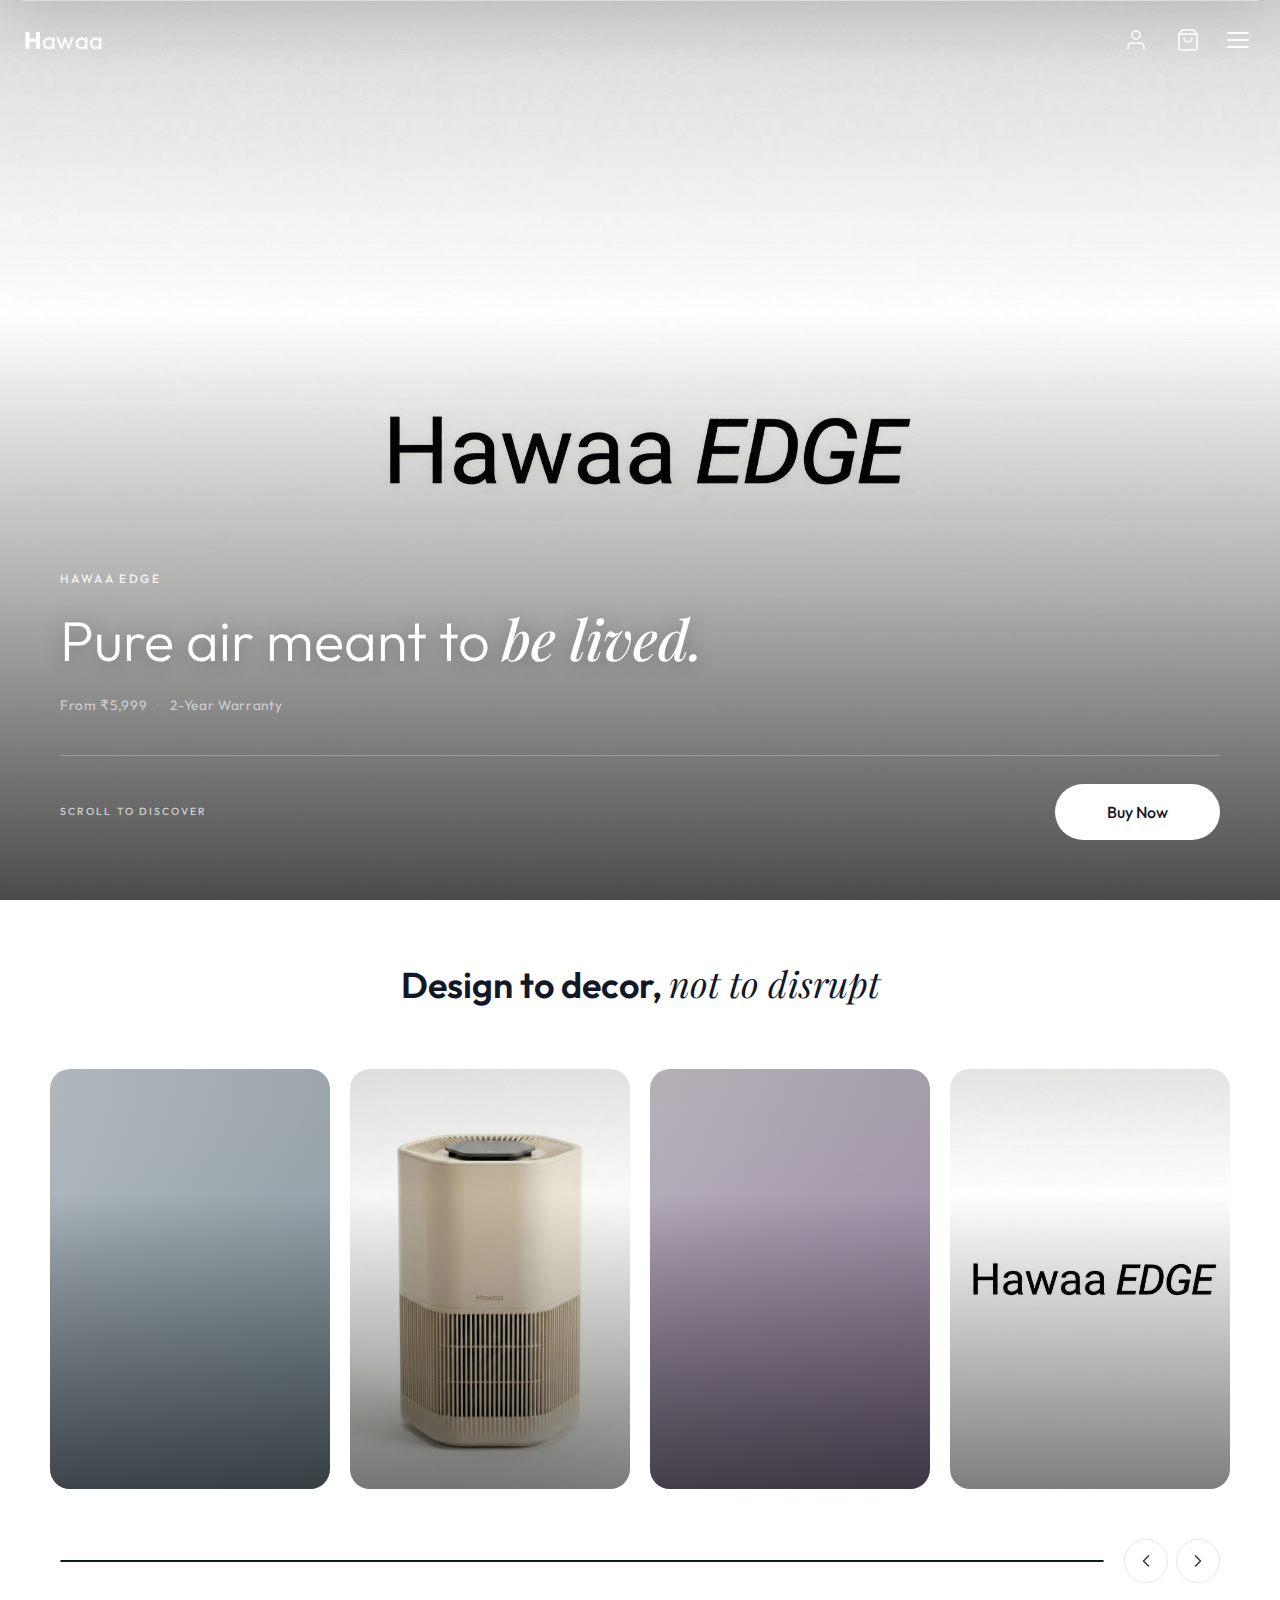
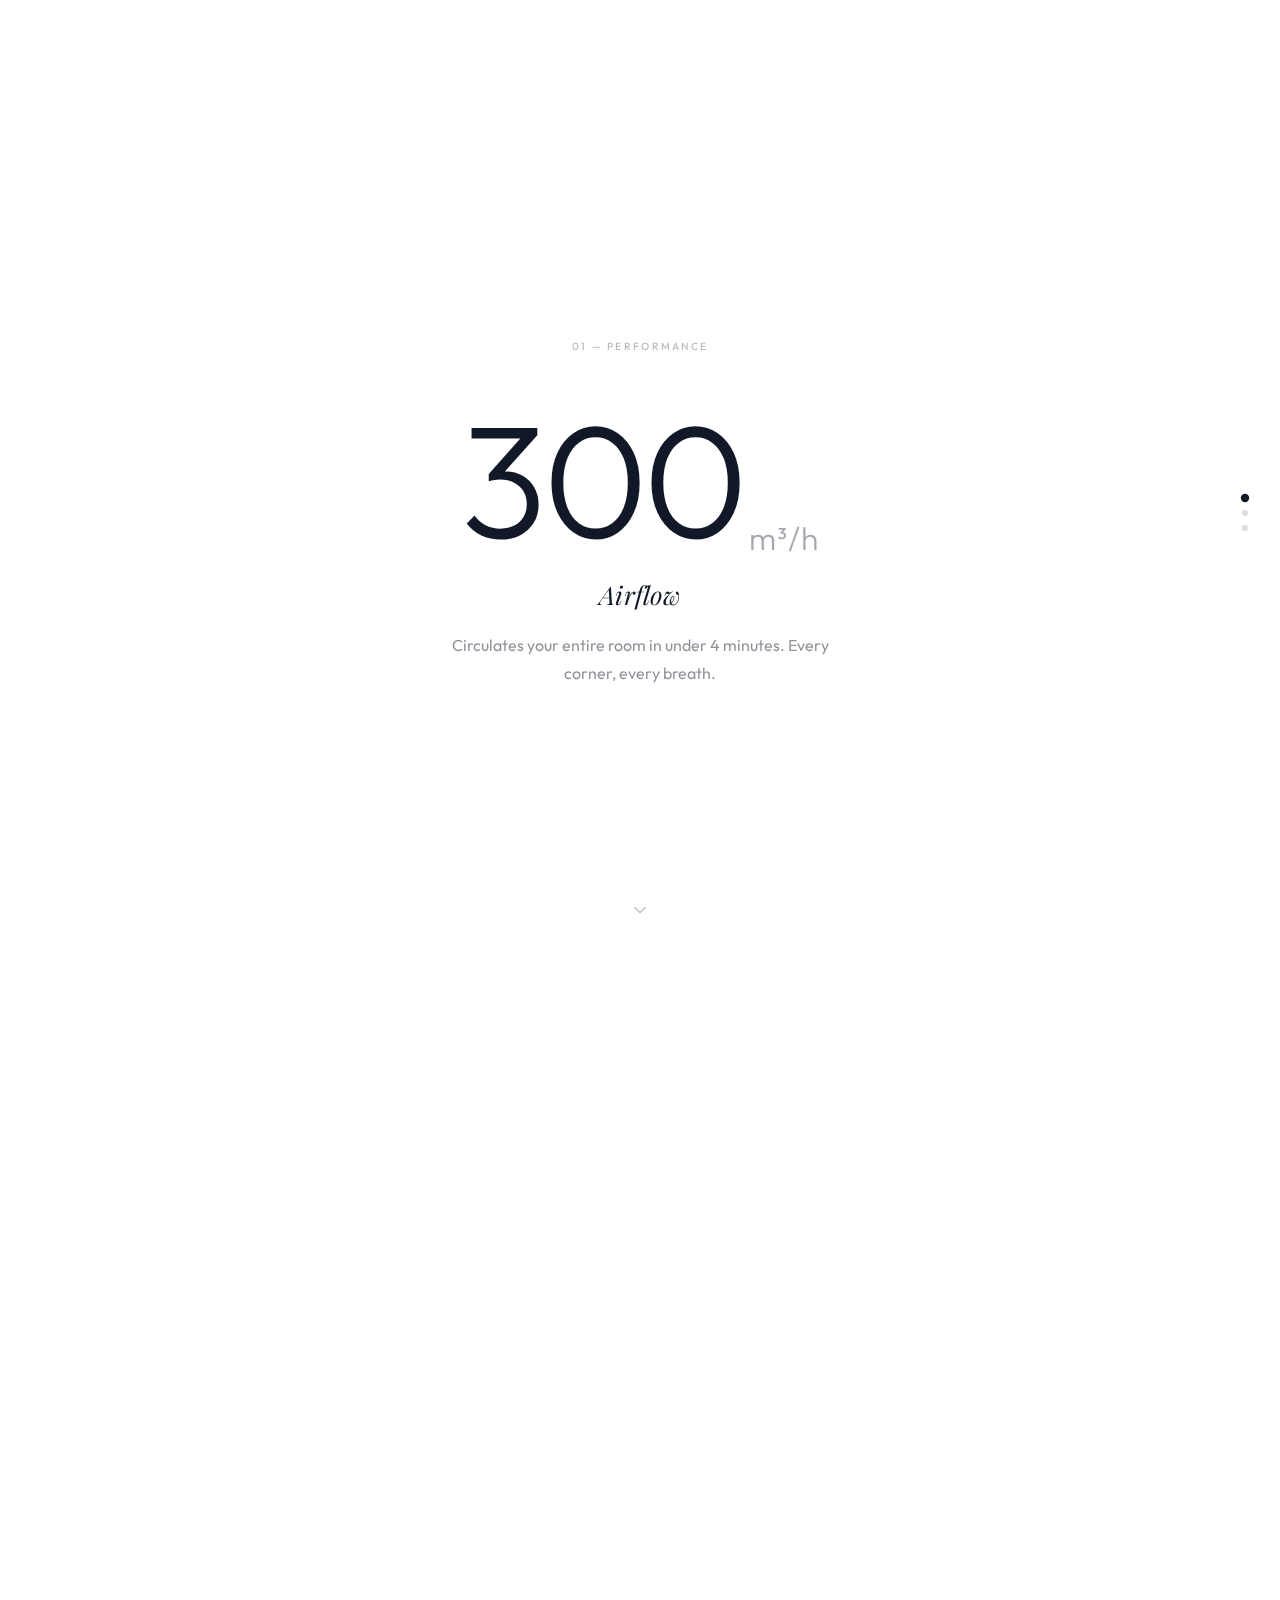
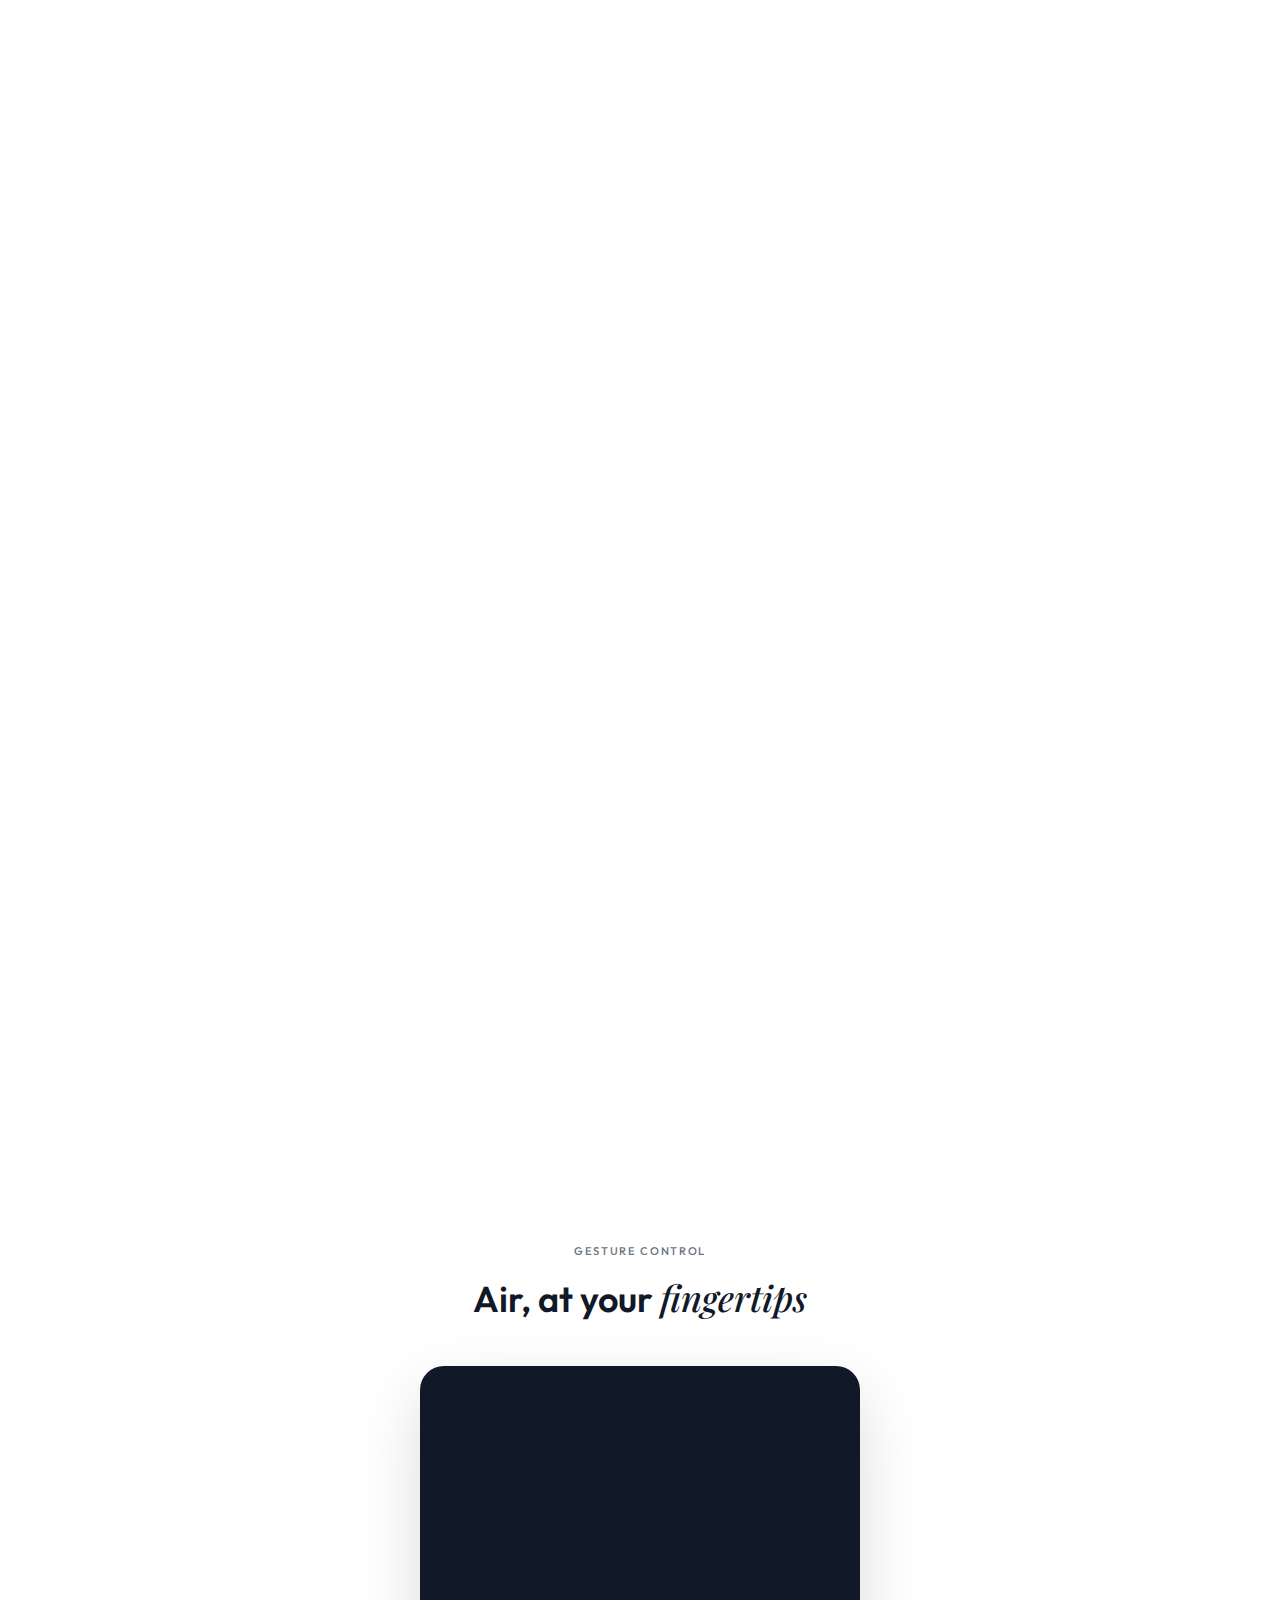
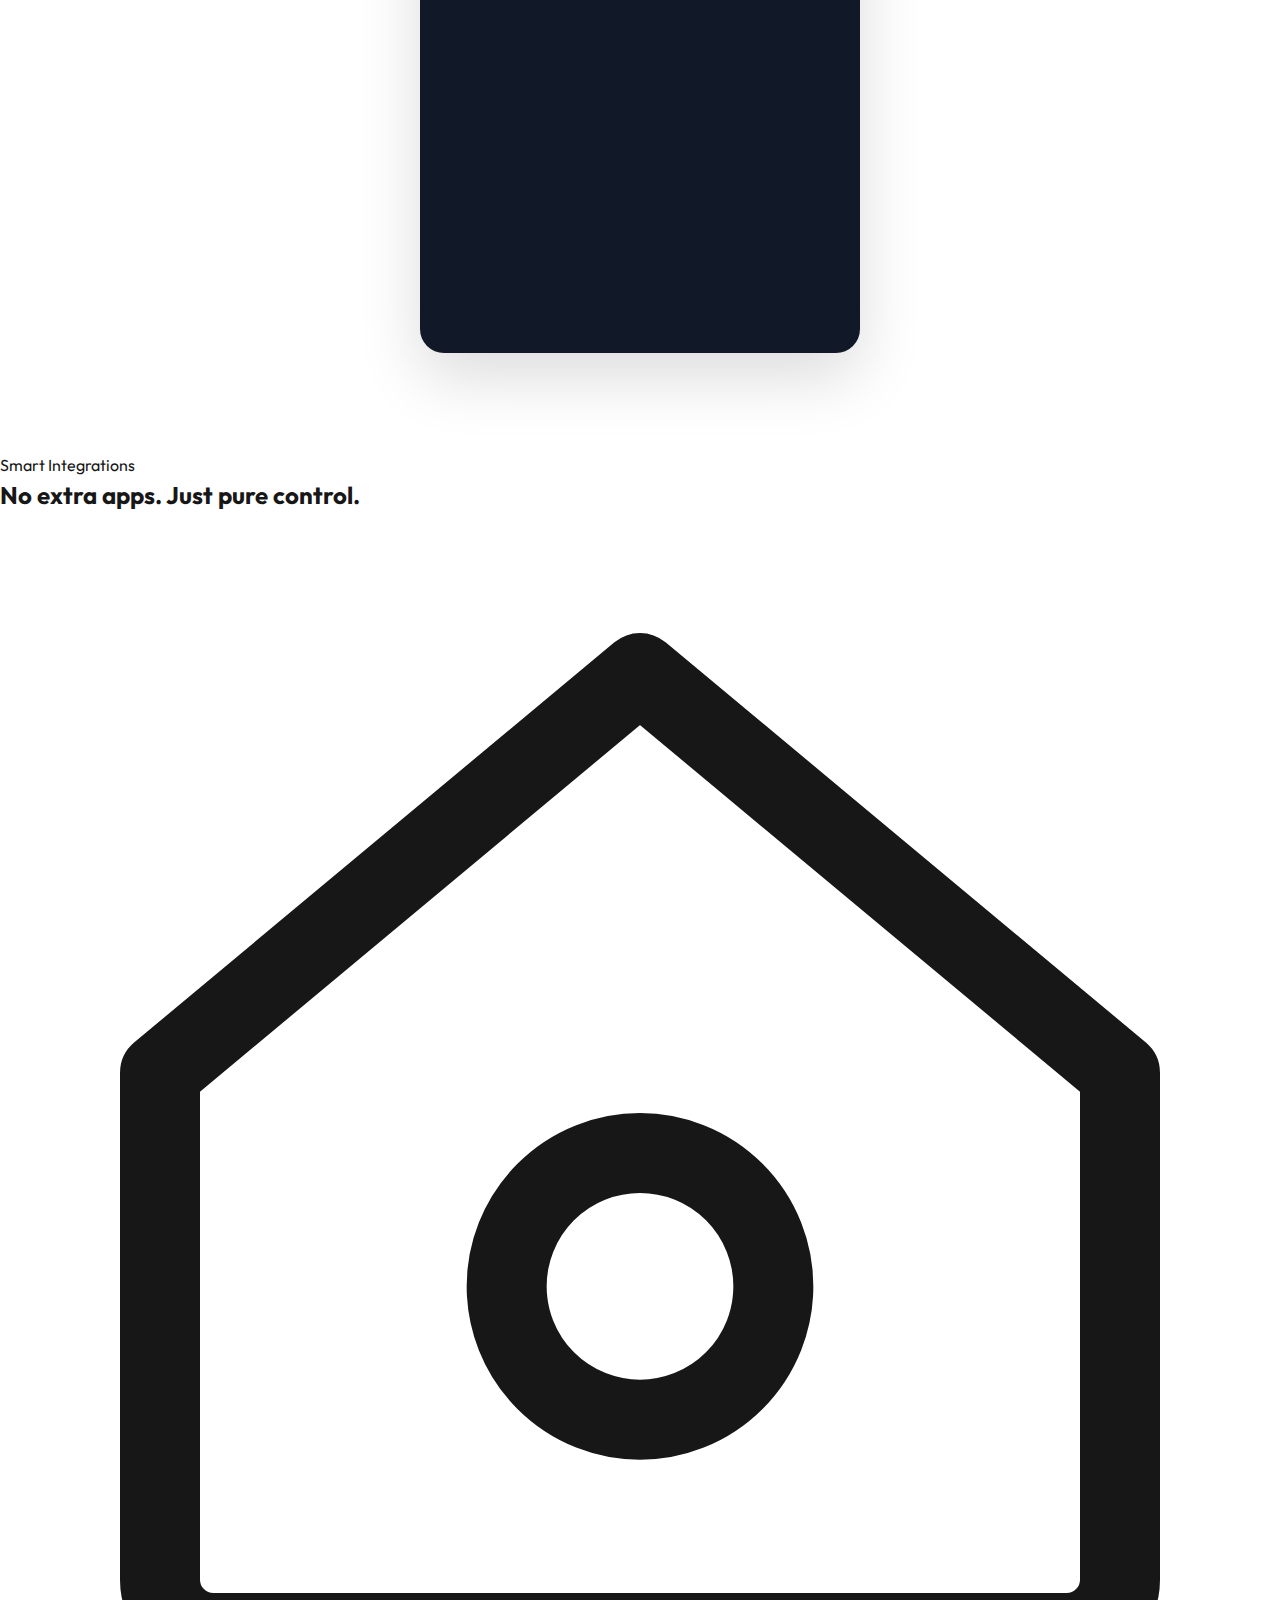
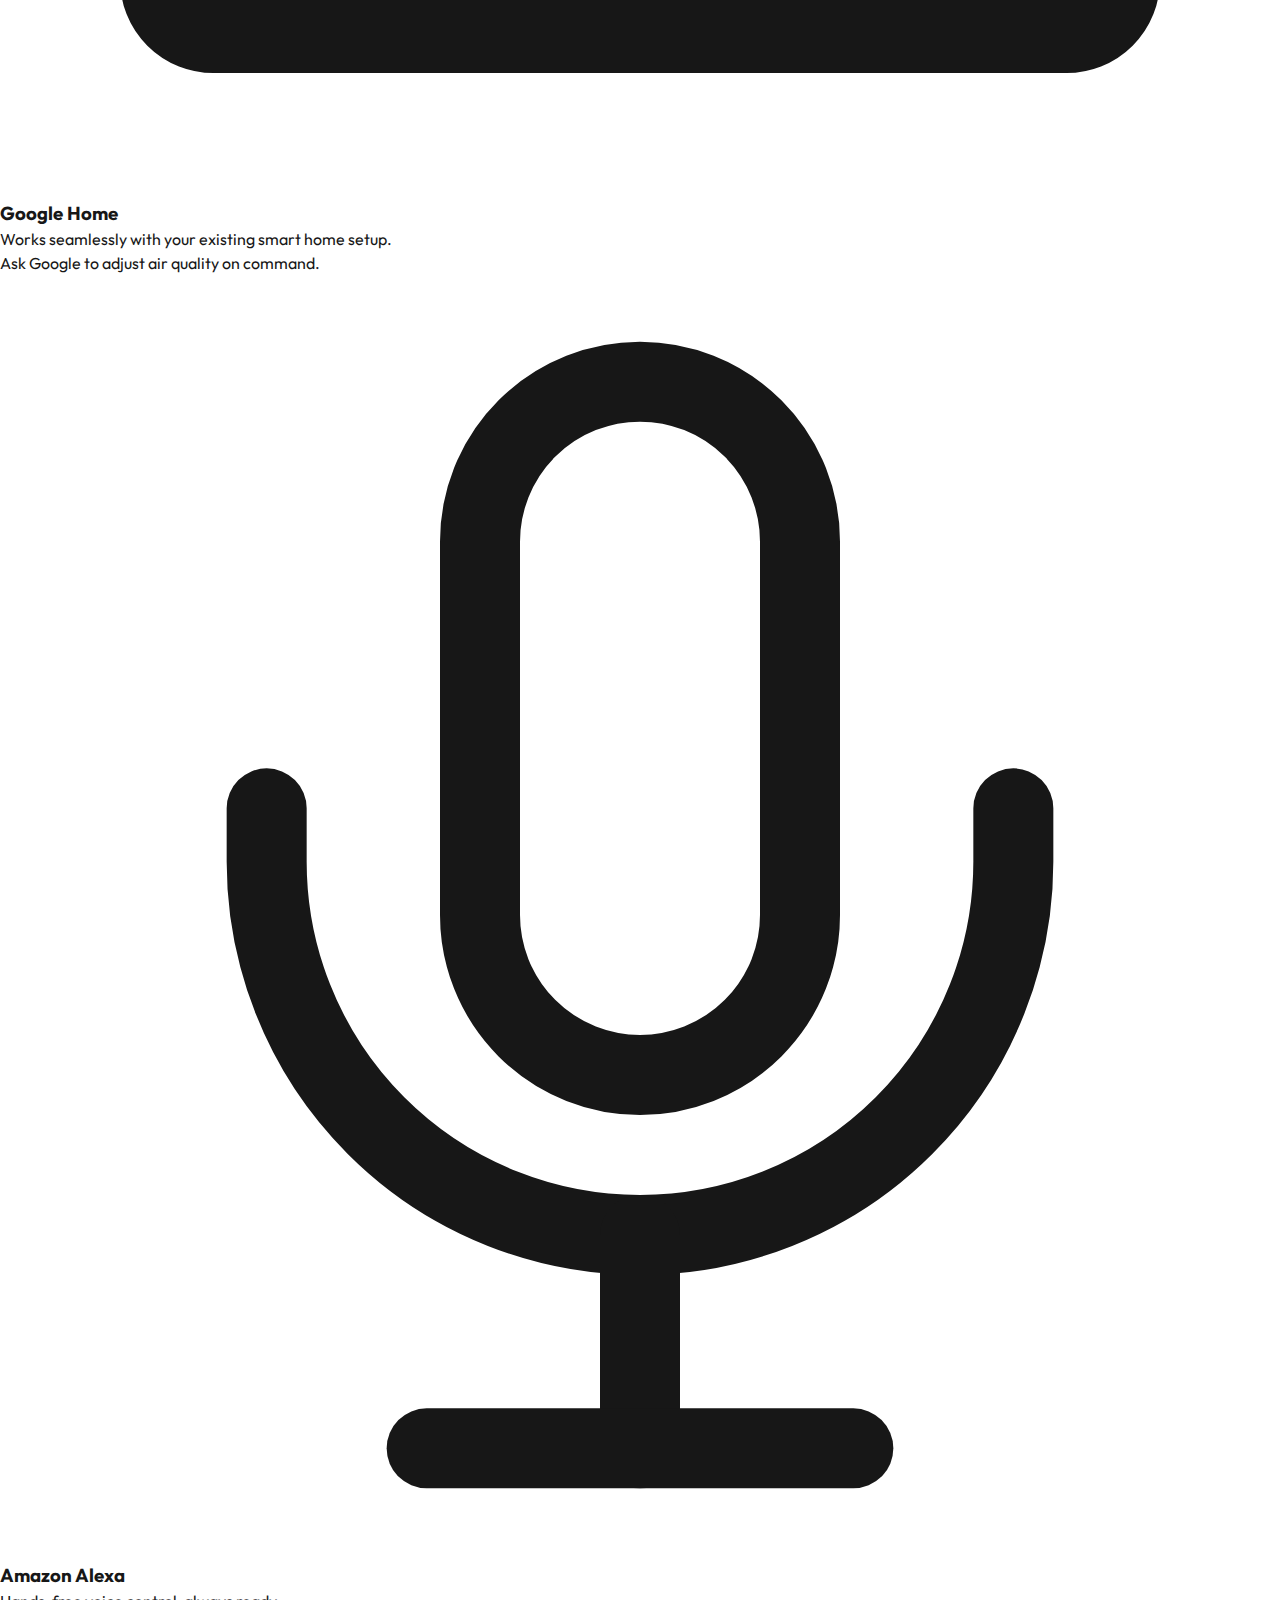
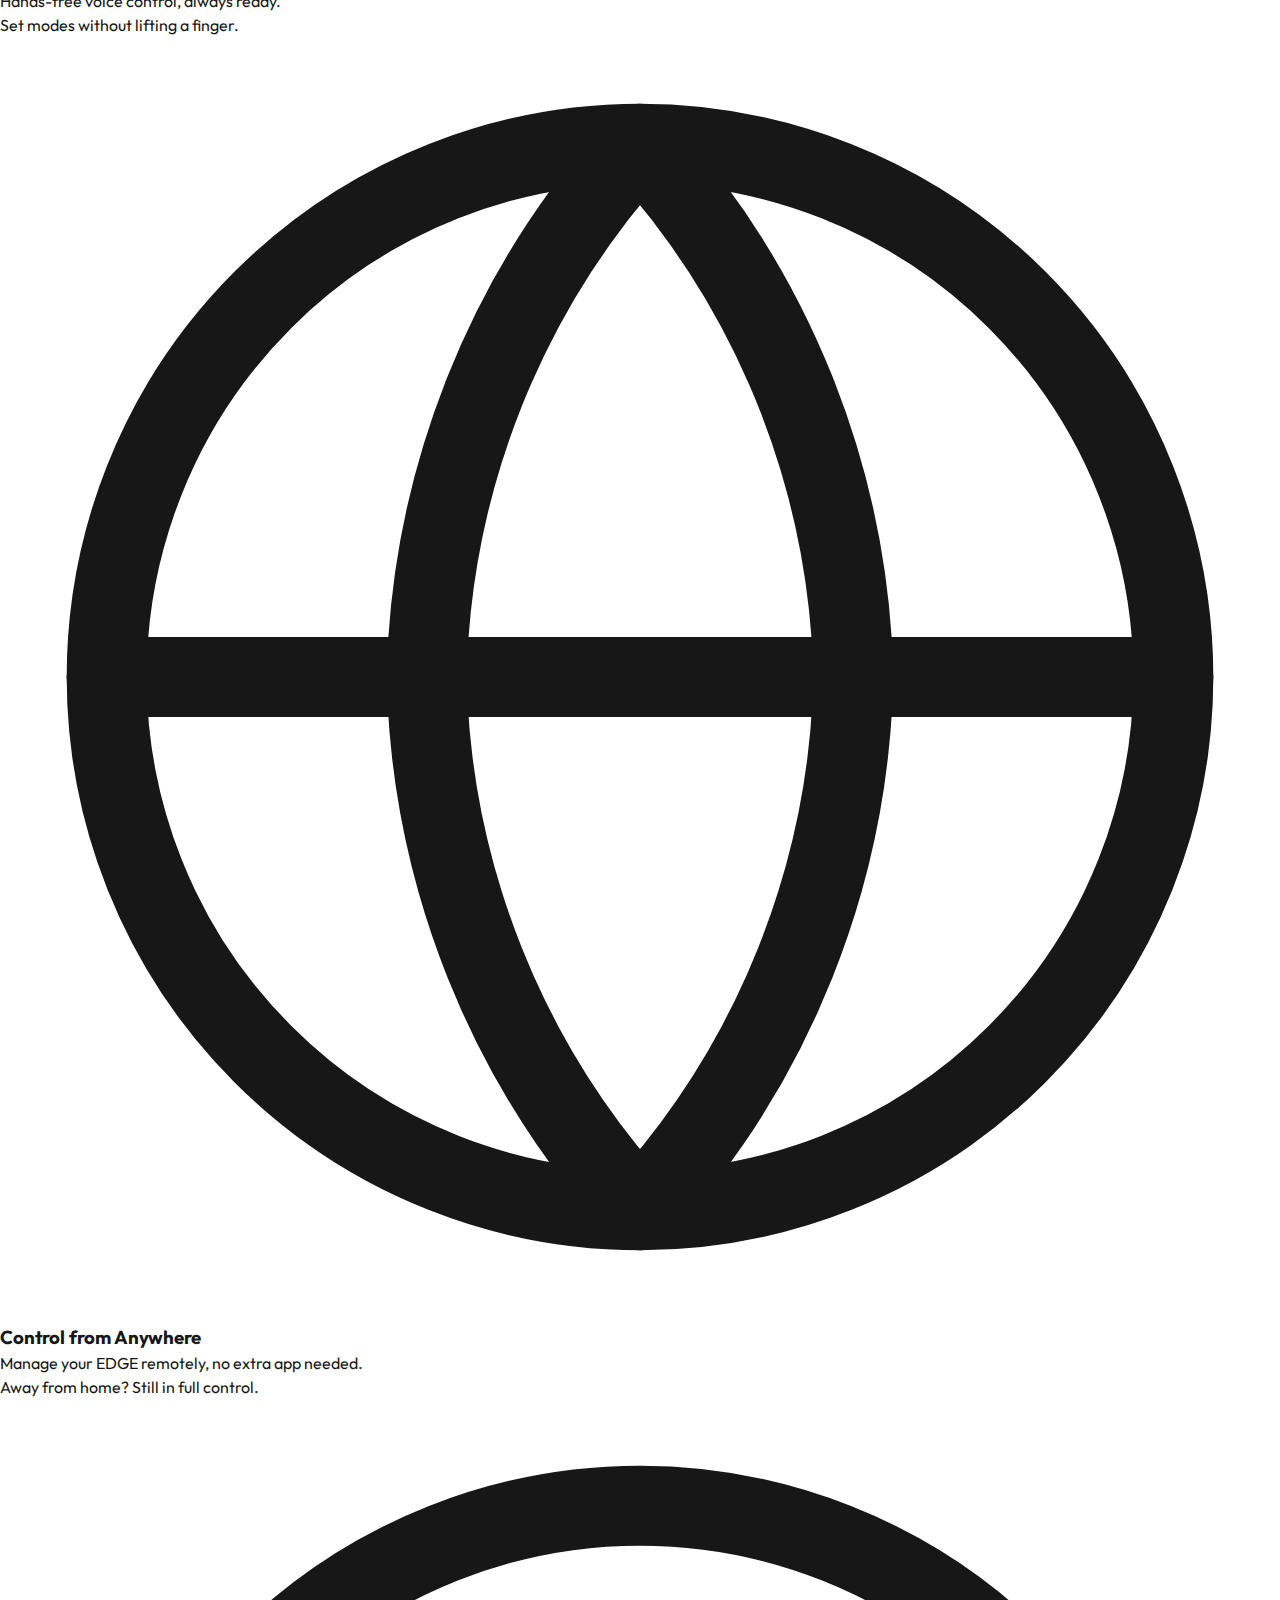
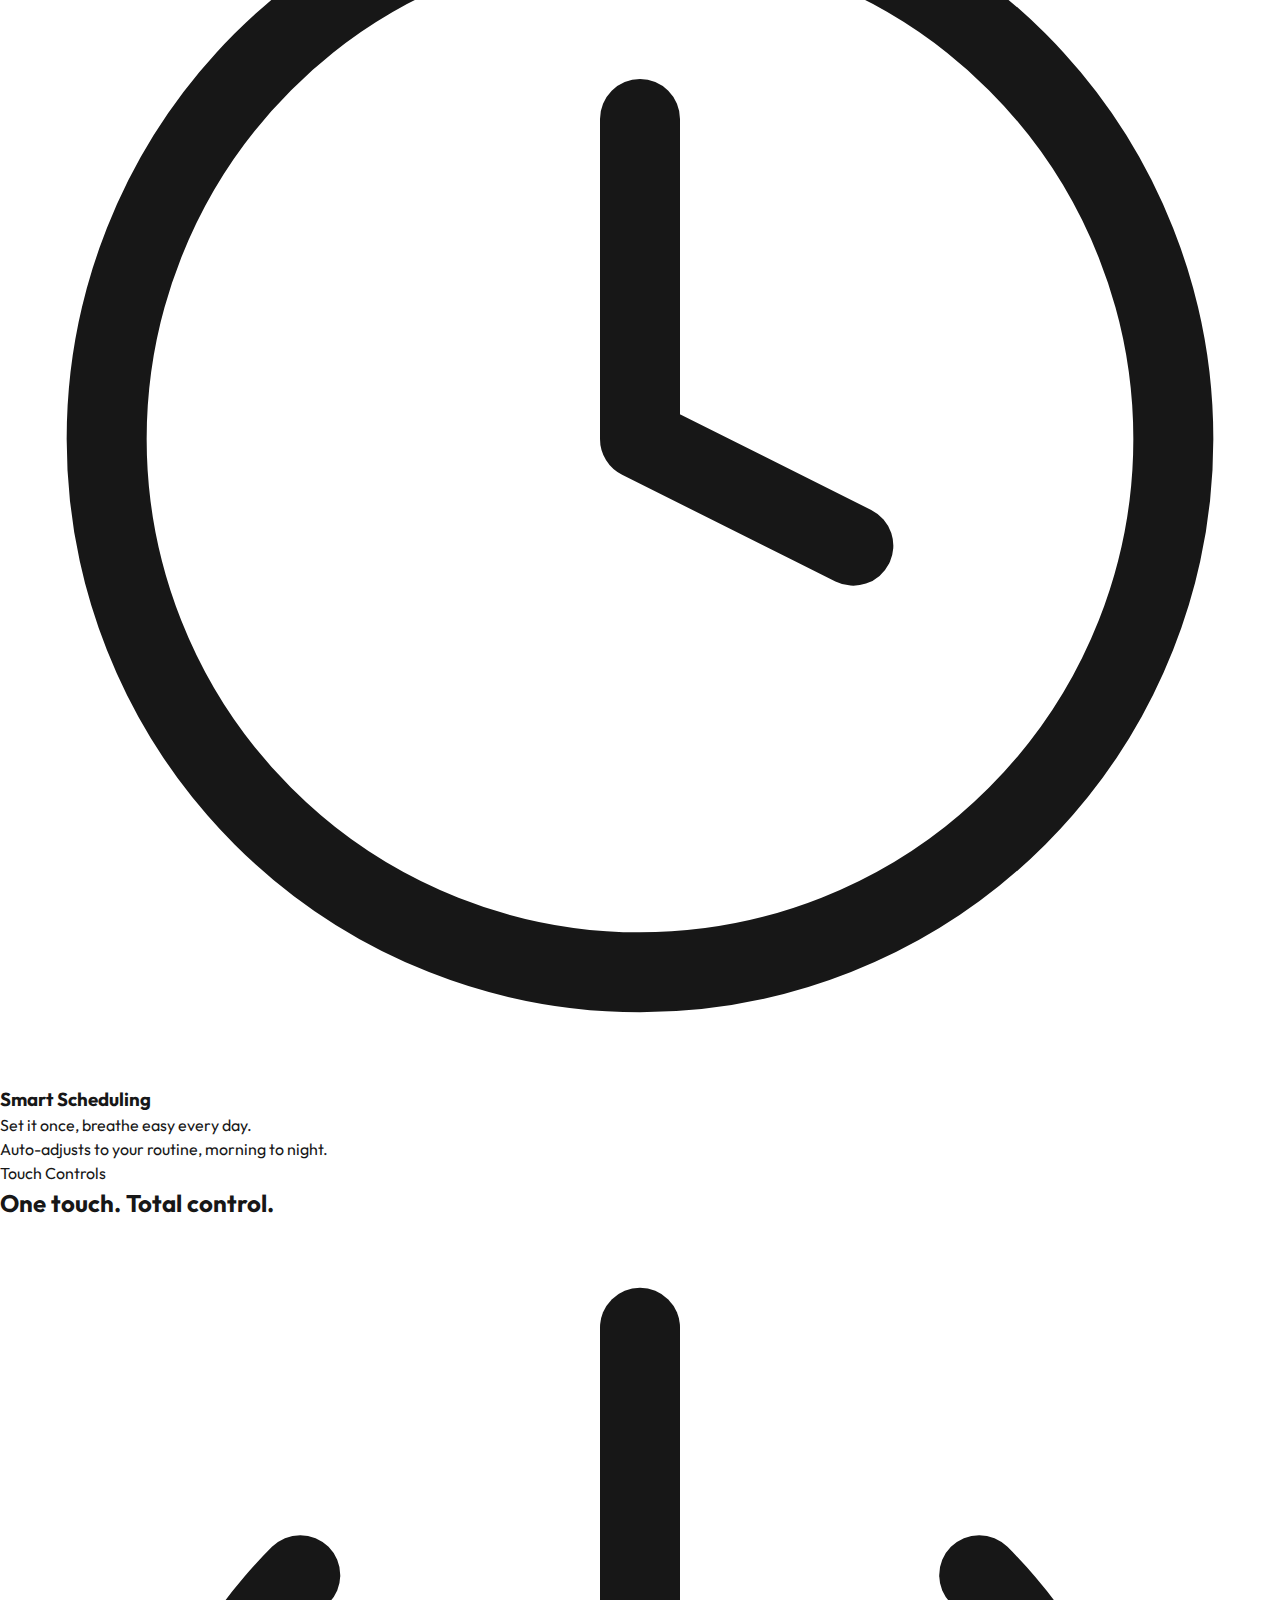
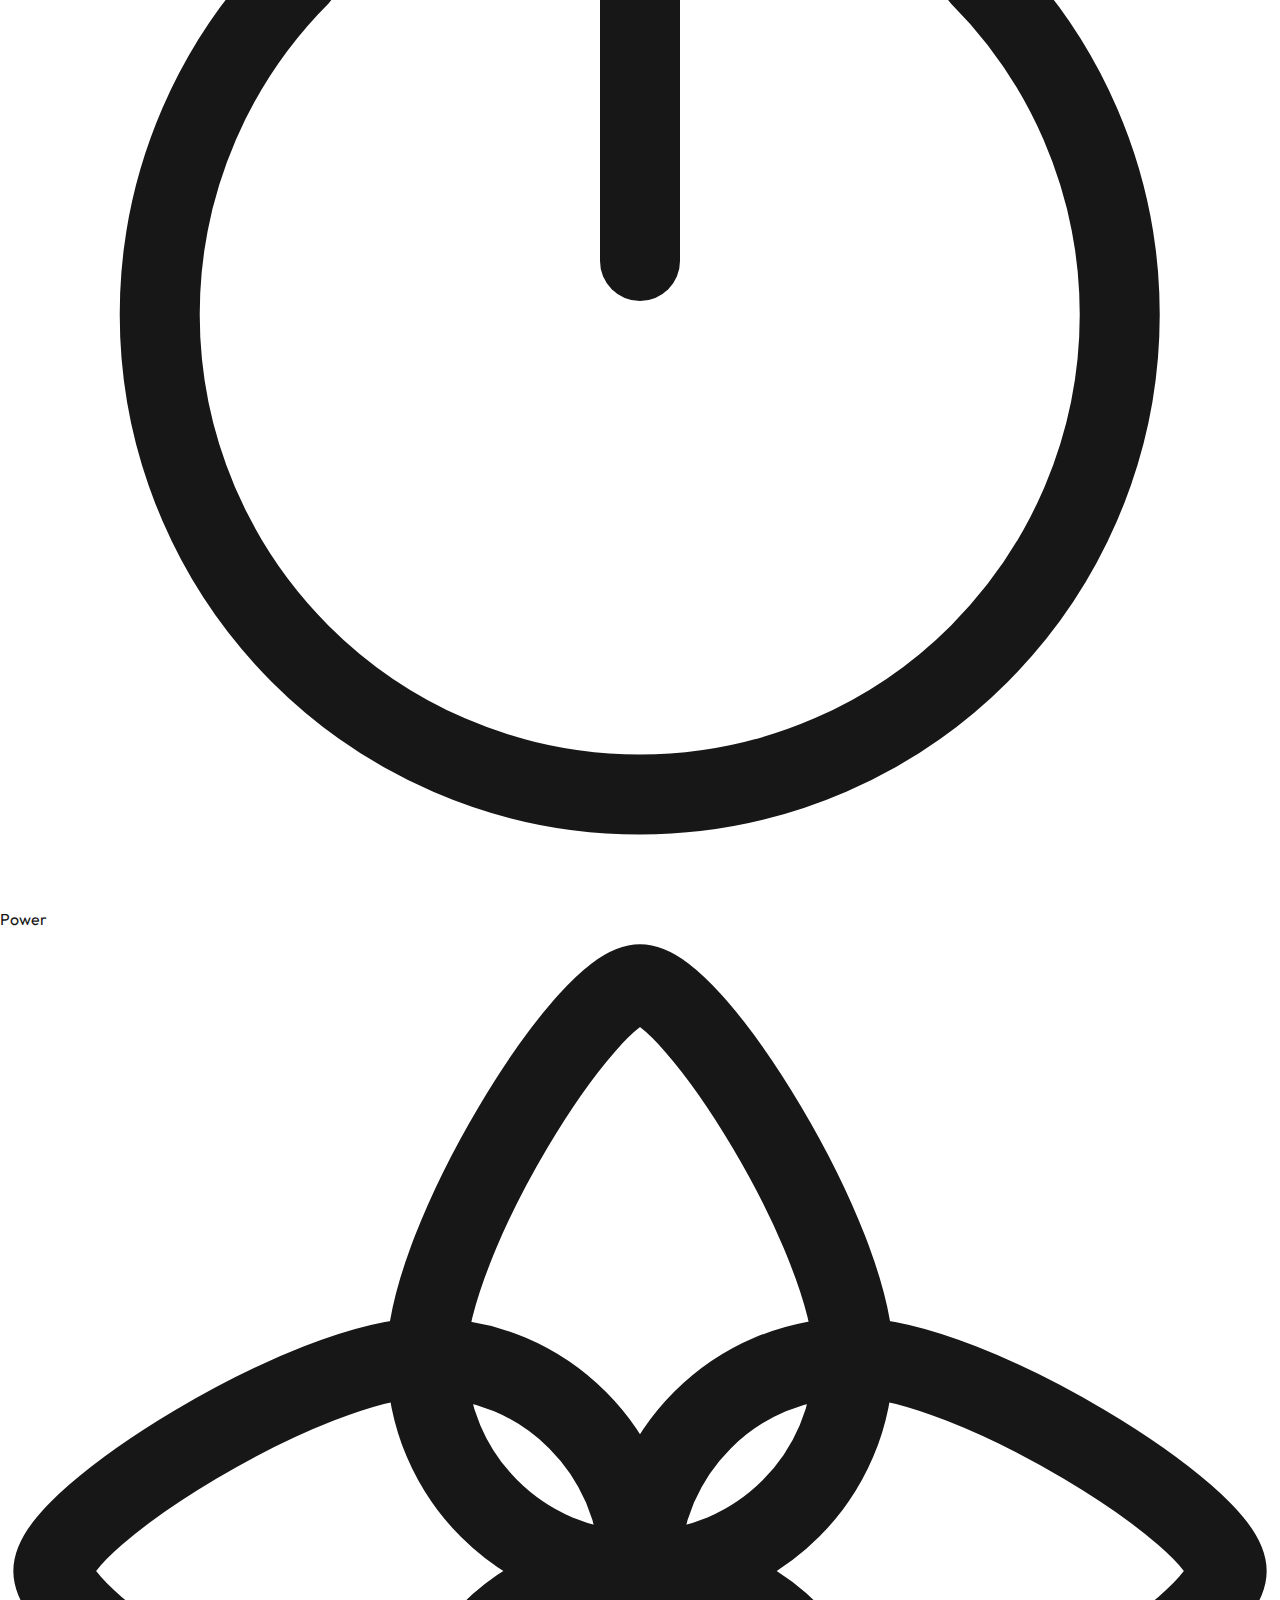
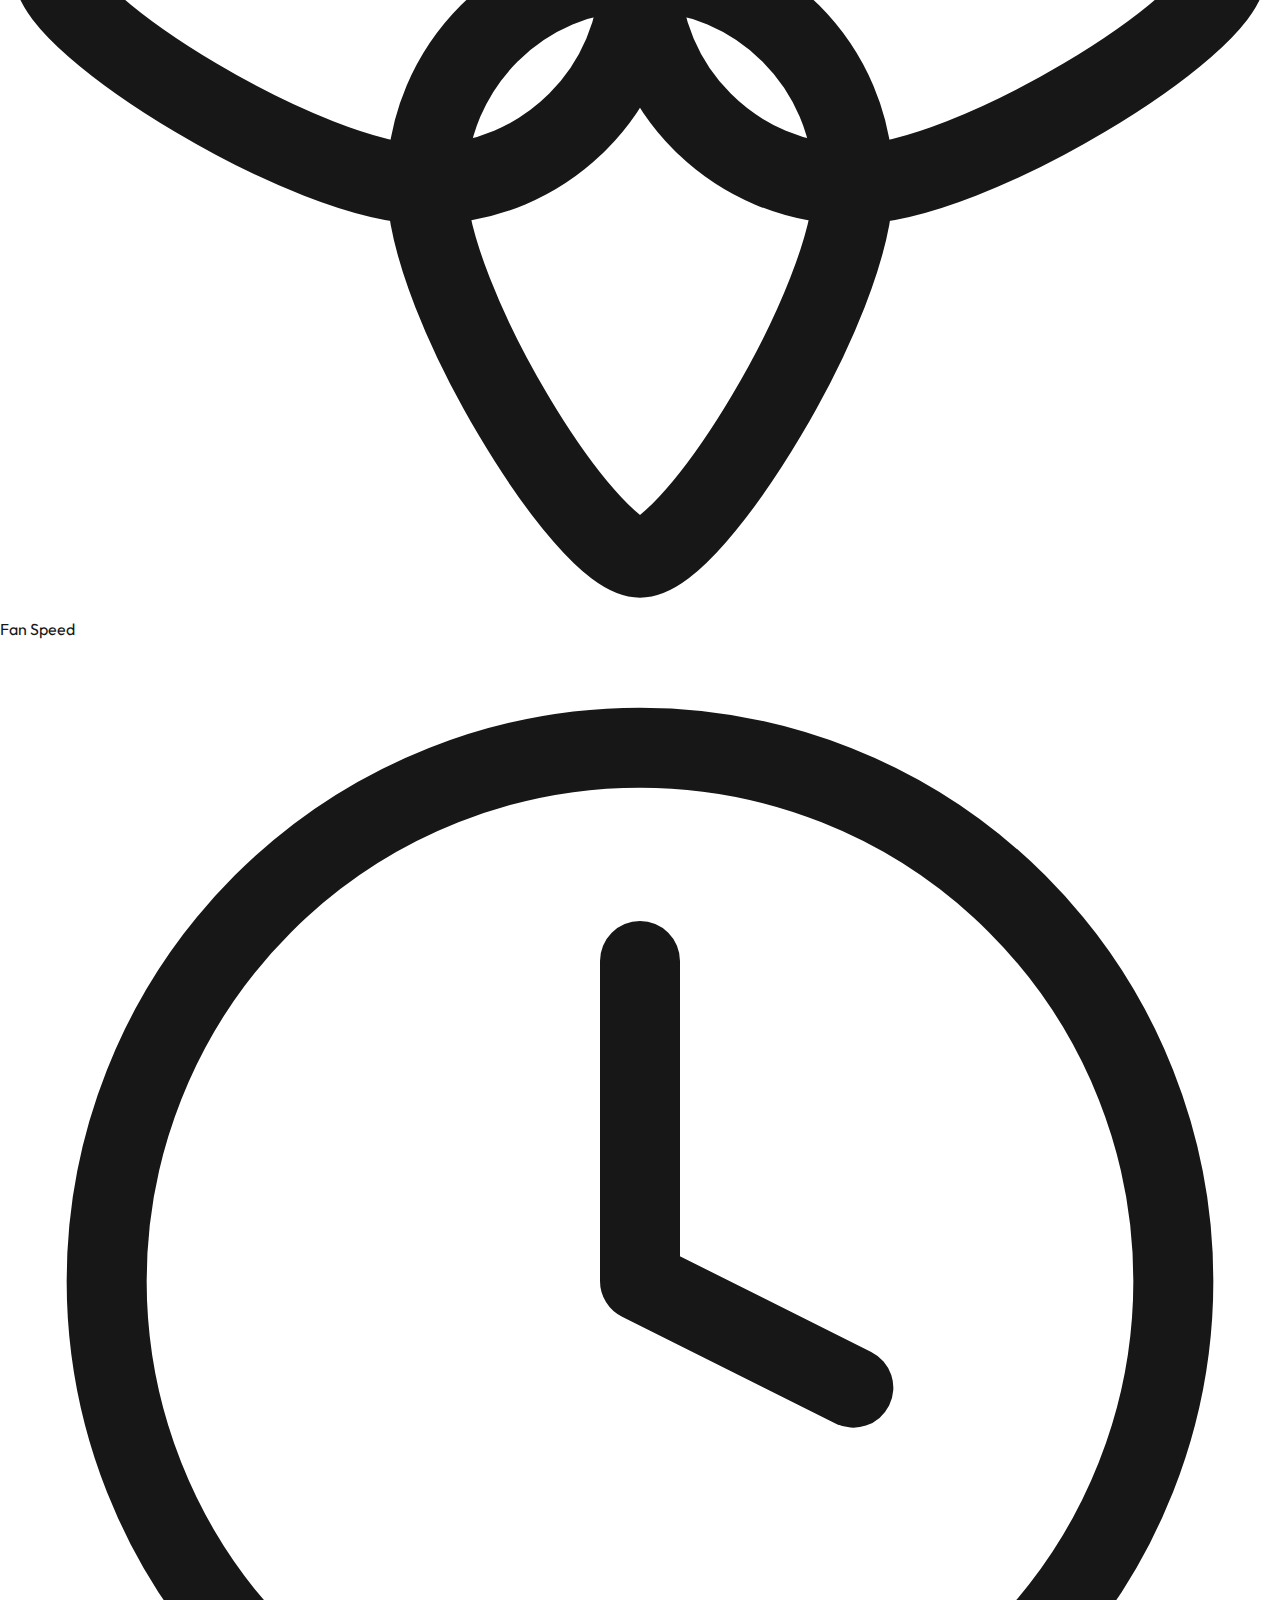
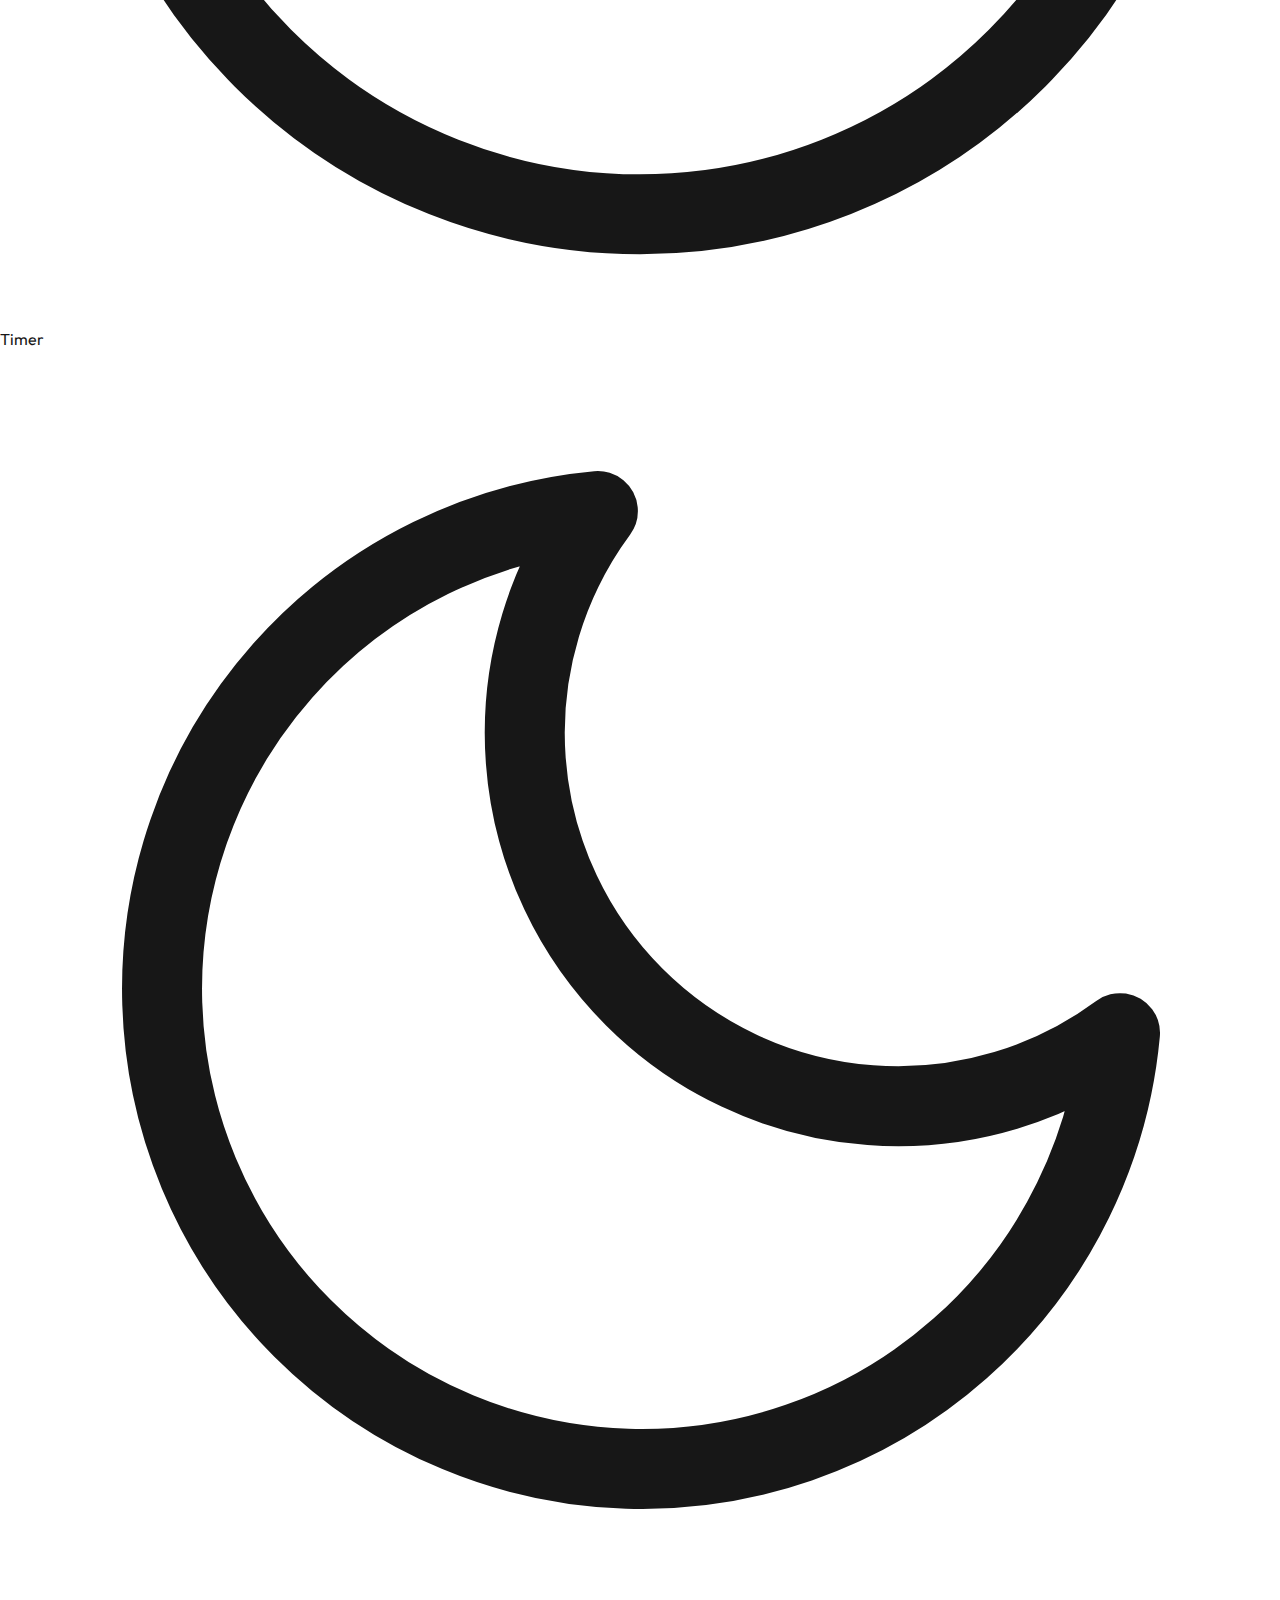
<file: edge.html>
<!DOCTYPE html>
<html lang="en">
<head>
    <meta charset="UTF-8">
    <meta name="viewport" content="width=device-width, initial-scale=1.0">
    <meta name="description" content="Hawaa EDGE - Premium air purifier designed for modern living. Experience pure air with advanced H13 HEPA filtration, gesture control, and elegant design.">
    <meta name="keywords" content="Hawaa EDGE, air purifier, H13 HEPA, clean air, premium design, India">

    <!-- Open Graph -->
    <meta property="og:title" content="Hawaa EDGE - Pure Air, Designed to Belong">
    <meta property="og:description" content="Experience the future of clean air with Hawaa EDGE. Advanced filtration meets elegant design.">
    <meta property="og:type" content="product">

    <title>Hawaa EDGE - Pure Air, Designed to Belong</title>

    <!-- Google Fonts - Outfit + Playfair Display -->
    <link rel="preconnect" href="https://fonts.googleapis.com">
    <link rel="preconnect" href="https://fonts.gstatic.com" crossorigin>
    <link href="https://fonts.googleapis.com/css2?family=Outfit:wght@300;400;500;600;700&family=Playfair+Display:ital,wght@0,400;0,500;0,600;1,400;1,500&display=swap" rel="stylesheet">

    <link rel="stylesheet" href="css/styles.css">
    <link rel="icon" href="public/images/favicon.ico" type="image/x-icon">
</head>
<body class="edge-page">
    <!-- Header -->
    <header class="header" id="header">
        <div class="header-container">
            <a href="index.html" class="logo">
                <span class="logo-h">H</span><span class="logo-awaa">awaa</span>
            </a>
            <div class="header-actions">
                <button class="header-profile-btn" id="profile-btn" aria-label="Account">
                    <svg viewBox="0 0 24 24" fill="none" stroke="currentColor" stroke-width="1.5" stroke-linecap="round" stroke-linejoin="round">
                        <path d="M20 21v-2a4 4 0 00-4-4H8a4 4 0 00-4 4v2"/>
                        <circle cx="12" cy="7" r="4"/>
                    </svg>
                </button>
                <a href="buy.html" class="header-cart-btn" id="cart-btn" aria-label="Cart">
                    <svg viewBox="0 0 24 24" fill="none" stroke="currentColor" stroke-width="1.5" stroke-linecap="round" stroke-linejoin="round">
                        <path d="M6 2L3 6v14a2 2 0 002 2h14a2 2 0 002-2V6l-3-4z"/>
                        <line x1="3" y1="6" x2="21" y2="6"/>
                        <path d="M16 10a4 4 0 01-8 0"/>
                    </svg>
                    <span class="cart-badge" id="cart-badge"></span>
                </a>
                <button class="hamburger" id="hamburger" aria-label="Toggle menu">
                    <span class="hamburger-line"></span>
                    <span class="hamburger-line"></span>
                    <span class="hamburger-line"></span>
                </button>
            </div>
        </div>
    </header>

    <!-- Expandable Menu -->
    <div class="menu-overlay" id="menu-overlay"></div>
    <div class="menu-panel" id="menu-panel">
        <div class="menu-panel-inner">
            <nav class="menu-nav">
                <a href="edge.html" class="menu-nav-item">Hawaa Edge</a>
                <a href="index.html#blogs" class="menu-nav-item">Blog</a>
                <a href="about.html" class="menu-nav-item">About Us</a>
            </nav>
        </div>
    </div>

    <!-- Sign In Modal -->
    <div class="signin-overlay" id="signin-overlay">
        <div class="signin-modal" id="signin-modal">
            <div class="signin-drag-handle"></div>
            <button class="signin-close" id="signin-close" aria-label="Close">
                <svg viewBox="0 0 24 24" fill="none" stroke="currentColor" stroke-width="2" stroke-linecap="round" stroke-linejoin="round">
                    <line x1="18" y1="6" x2="6" y2="18"/>
                    <line x1="6" y1="6" x2="18" y2="18"/>
                </svg>
            </button>
            <div class="signin-step" id="signin-phone-step">
                <h2 class="signin-title">Sign in</h2>
                <p class="signin-subtitle">Enter your mobile number to continue</p>
                <div class="phone-input-group" id="signin-phone-group">
                    <span class="phone-prefix">+91</span>
                    <span class="phone-prefix-divider"></span>
                    <input type="tel" class="phone-input" id="signin-phone" maxlength="10" placeholder="Mobile number" inputmode="numeric" autocomplete="tel-national">
                </div>
                <p class="signin-error" id="signin-phone-error"></p>
                <button class="signin-btn" id="signin-send-otp">Send OTP</button>
            </div>
            <div class="signin-step hidden" id="signin-otp-step">
                <h2 class="signin-title">Verify OTP</h2>
                <p class="signin-subtitle">Enter the 6-digit code sent to <span class="signin-phone-display" id="signin-phone-display"></span></p>
                <div class="otp-input-group">
                    <input type="text" class="otp-input" maxlength="1" inputmode="numeric" autocomplete="one-time-code">
                    <input type="text" class="otp-input" maxlength="1" inputmode="numeric">
                    <input type="text" class="otp-input" maxlength="1" inputmode="numeric">
                    <input type="text" class="otp-input" maxlength="1" inputmode="numeric">
                    <input type="text" class="otp-input" maxlength="1" inputmode="numeric">
                    <input type="text" class="otp-input" maxlength="1" inputmode="numeric">
                </div>
                <p class="signin-error" id="signin-otp-error"></p>
                <button class="signin-btn" id="signin-verify">Verify</button>
                <div class="signin-actions">
                    <button class="signin-back" id="signin-back">
                        <svg viewBox="0 0 24 24" fill="none" stroke="currentColor" stroke-width="2" stroke-linecap="round" stroke-linejoin="round">
                            <path d="M19 12H5"/>
                            <path d="M12 19l-7-7 7-7"/>
                        </svg>
                        Change number
                    </button>
                    <button class="signin-resend" id="signin-resend">Resend OTP</button>
                </div>
            </div>
        </div>
    </div>

    <!-- Hero Section - B&O Inspired Full-Screen -->
    <section class="edge-hero">
        <!-- Background Image -->
        <div class="edge-hero-image">
            <img src="public/images/hero-poster.webp" alt="Hawaa EDGE Air Purifier">
        </div>

        <!-- Gradient Overlay -->
        <div class="edge-hero-overlay"></div>

        <!-- Hero Content - Bottom Bar Layout -->
        <div class="edge-hero-content">
            <!-- Product Label & Tagline - Bottom Left -->
            <div class="edge-hero-text">
                <span class="edge-product-label">HAWAA EDGE</span>
                <h1 class="edge-tagline">Pure air meant to <span class="italic">be lived.</span></h1>
                <!-- Price + Warranty below tagline -->
                <div class="edge-hero-meta">
                    <span>From ₹5,999</span>
                    <span class="edge-meta-sep">·</span>
                    <span>2-Year Warranty</span>
                </div>
            </div>

            <!-- Bottom Bar: Scroll indicator (left) | Buy Now (right) -->
            <div class="edge-hero-bottom">
                <!-- Left: chevron (mobile) / "Scroll to Discover" (desktop) -->
                <div class="edge-hero-bottom-left">
                    <span class="edge-scroll-text">Scroll to Discover</span>
                    <svg class="edge-scroll-chevron" viewBox="0 0 24 24" fill="none" stroke="currentColor" stroke-width="2">
                        <path d="M6 9l6 6 6-6"/>
                    </svg>
                </div>

                <!-- Right: Buy Now button -->
                <div class="edge-hero-bottom-right">
                    <a href="buy.html" class="edge-buy-btn">Buy Now</a>
                </div>
            </div>
        </div>
    </section>

    <!-- Feature Slider Section -->
    <section class="feature-section" id="edge-features">
        <div class="feature-header">
            <h2 class="feature-title">Design to decor, <span class="feature-title-italic">not to disrupt</span></h2>
        </div>

        <div class="feature-slider-wrapper">
            <div class="feature-slider" id="edge-feature-slider">
                <!-- Card 1 -->
                <div class="feature-card">
                    <div class="feature-card-image" style="background: linear-gradient(160deg, #c4cbd0 0%, #9aa6ad 40%, #6d7f88 100%);"></div>
                </div>

                <!-- Card 2 -->
                <div class="feature-card">
                    <div class="feature-card-image" style="background-image: url('public/images/hero-resting.webp'); background-size: cover; background-position: center;"></div>
                </div>

                <!-- Card 3 -->
                <div class="feature-card">
                    <div class="feature-card-image" style="background: linear-gradient(160deg, #c8c4cb 0%, #a69aad 40%, #7d6d88 100%);"></div>
                </div>

                <!-- Card 4 -->
                <div class="feature-card">
                    <div class="feature-card-image" style="background-image: url('public/images/hero-poster.webp'); background-size: cover; background-position: center;"></div>
                </div>
            </div>
        </div>

        <!-- Slider Controls -->
        <div class="feature-controls">
            <div class="feature-progress">
                <div class="feature-progress-bar" id="edge-feature-progress-bar"></div>
            </div>
            <div class="feature-arrows">
                <button class="feature-arrow" id="edge-feature-prev" aria-label="Previous">
                    <svg viewBox="0 0 24 24" fill="none" stroke="currentColor" stroke-width="2" stroke-linecap="round" stroke-linejoin="round">
                        <path d="M15 18l-6-6 6-6"/>
                    </svg>
                </button>
                <button class="feature-arrow" id="edge-feature-next" aria-label="Next">
                    <svg viewBox="0 0 24 24" fill="none" stroke="currentColor" stroke-width="2" stroke-linecap="round" stroke-linejoin="round">
                        <path d="M9 18l6-6-6-6"/>
                    </svg>
                </button>
            </div>
        </div>
    </section>

    <!-- Stacked Specs Section -->
    <section class="edge-specs-section" id="edge-specs">
        <div class="edge-specs-sticky">

            <!-- Card 1: Airflow -->
            <div class="edge-spec-card" data-card="0">
                <div class="edge-spec-card-inner">
                    <span class="edge-spec-index">01 — PERFORMANCE</span>
                    <div class="edge-spec-stat">
                        <span class="edge-spec-number">300</span>
                        <span class="edge-spec-unit">m³/h</span>
                    </div>
                    <div class="edge-spec-label">Airflow</div>
                    <p class="edge-spec-desc">Circulates your entire room in under 4 minutes. Every corner, every breath.</p>
                </div>
            </div>

            <!-- Card 2: Noise -->
            <div class="edge-spec-card" data-card="1">
                <div class="edge-spec-card-inner">
                    <span class="edge-spec-index">02 — SILENCE</span>
                    <div class="edge-spec-stat">
                        <span class="edge-spec-number">22</span>
                        <span class="edge-spec-unit">dB</span>
                    </div>
                    <div class="edge-spec-label">Noise</div>
                    <p class="edge-spec-desc">Whisper-quiet at its lowest. Barely there, always working.</p>
                </div>
            </div>

            <!-- Card 3: Filtration -->
            <div class="edge-spec-card" data-card="2">
                <div class="edge-spec-card-inner">
                    <span class="edge-spec-index">03 — PRECISION</span>
                    <div class="edge-spec-stat">
                        <span class="edge-spec-number">99.97</span>
                        <span class="edge-spec-unit">%</span>
                    </div>
                    <div class="edge-spec-label">Filtration</div>
                    <p class="edge-spec-desc">H13 HEPA captures particles as small as 0.3 microns. Medical-grade air, every breath.</p>
                </div>
            </div>

            <!-- Progress Dots -->
            <div class="edge-specs-dots" aria-hidden="true">
                <span class="edge-specs-dot active" data-dot="0"></span>
                <span class="edge-specs-dot" data-dot="1"></span>
                <span class="edge-specs-dot" data-dot="2"></span>
            </div>

            <!-- Scroll hint (first card only) -->
            <div class="edge-specs-scroll-hint">
                <svg viewBox="0 0 24 24" fill="none" stroke="currentColor" stroke-width="1.5">
                    <path d="M6 9l6 6 6-6"/>
                </svg>
            </div>

        </div>
    </section>

    <!-- Gestures Section (4th section) -->
    <section class="edge-gestures-section" id="edge-gestures">
        <div class="edge-gestures-inner">
            <span class="edge-gestures-label">Gesture Control</span>
            <h2 class="edge-gestures-title">Air, at your <span class="italic">fingertips</span></h2>

            <!-- Single swipeable card -->
            <div class="edge-gestures-card" id="edge-gestures-card" role="region" aria-label="Gesture demonstrations">
                <!-- Image / GIF track — drop media into each slide -->
                <div class="edge-gestures-track" id="edge-gestures-track">
                    <div class="edge-gesture-slide"><!-- gesture 1 image/gif --></div>
                    <div class="edge-gesture-slide"><!-- gesture 2 image/gif --></div>
                    <div class="edge-gesture-slide"><!-- gesture 3 image/gif --></div>
                    <div class="edge-gesture-slide"><!-- gesture 4 image/gif --></div>
                </div>

                <!-- Bottom overlay: text + dots live inside the card -->
                <div class="edge-gesture-overlay">
                    <div class="edge-gesture-info" id="edge-gesture-info" aria-live="polite">
                        <div class="edge-gesture-info-item active" data-gindex="0">
                            <span class="edge-gesture-action">Swipe left</span>
                            <span class="edge-gesture-desc">Increase fan speed</span>
                        </div>
                        <div class="edge-gesture-info-item" data-gindex="1">
                            <span class="edge-gesture-action">Swipe right</span>
                            <span class="edge-gesture-desc">Decrease fan speed</span>
                        </div>
                        <div class="edge-gesture-info-item" data-gindex="2">
                            <span class="edge-gesture-action">Swipe up</span>
                            <span class="edge-gesture-desc">Increase timer</span>
                        </div>
                        <div class="edge-gesture-info-item" data-gindex="3">
                            <span class="edge-gesture-action">Swipe down</span>
                            <span class="edge-gesture-desc">Decrease timer</span>
                        </div>
                    </div>

                    <div class="edge-gesture-dots" role="tablist" aria-label="Gesture navigation">
                        <button class="edge-gesture-dot active" data-gindex="0" aria-label="Gesture 1: Swipe left"></button>
                        <button class="edge-gesture-dot" data-gindex="1" aria-label="Gesture 2: Swipe right"></button>
                        <button class="edge-gesture-dot" data-gindex="2" aria-label="Gesture 3: Swipe up"></button>
                        <button class="edge-gesture-dot" data-gindex="3" aria-label="Gesture 4: Swipe down"></button>
                    </div>
                </div>
            </div><!-- end card -->
        </div>
    </section>

    <!-- Smart Integrations Section (Section 5) -->
    <section class="edge-integrations-section" id="edge-integrations">
        <div class="edge-integrations-inner">
            <span class="edge-integrations-label">Smart Integrations</span>
            <h2 class="edge-integrations-title">No extra apps. <span class="italic">Just pure control.</span></h2>

            <div class="edge-integrations-grid">

                <!-- Card 1: Google Home — tall (spans 2 rows on desktop) -->
                <div class="edge-int-card edge-int-card--tall">
                    <div class="edge-int-icon">
                        <svg viewBox="0 0 24 24" fill="none" stroke="currentColor" stroke-width="1.5" stroke-linecap="round" stroke-linejoin="round">
                            <path d="M3 10.5L12 3l9 7.5V20a1 1 0 01-1 1H4a1 1 0 01-1-1V10.5z"/>
                            <circle cx="12" cy="14.5" r="2.5"/>
                        </svg>
                    </div>
                    <div class="edge-int-body">
                        <h3 class="edge-int-name">Google Home</h3>
                        <p class="edge-int-text">Works seamlessly with your existing smart home setup.</p>
                        <p class="edge-int-text">Ask Google to adjust air quality on command.</p>
                    </div>
                </div>

                <!-- Card 2: Amazon Alexa -->
                <div class="edge-int-card">
                    <div class="edge-int-icon">
                        <svg viewBox="0 0 24 24" fill="none" stroke="currentColor" stroke-width="1.5" stroke-linecap="round" stroke-linejoin="round">
                            <path d="M12 2a3 3 0 00-3 3v7a3 3 0 006 0V5a3 3 0 00-3-3z"/>
                            <path d="M19 10v1a7 7 0 01-14 0v-1"/>
                            <line x1="12" y1="18" x2="12" y2="22"/>
                            <line x1="8" y1="22" x2="16" y2="22"/>
                        </svg>
                    </div>
                    <div class="edge-int-body">
                        <h3 class="edge-int-name">Amazon Alexa</h3>
                        <p class="edge-int-text">Hands-free voice control, always ready.</p>
                        <p class="edge-int-text">Set modes without lifting a finger.</p>
                    </div>
                </div>

                <!-- Card 3: Control from Anywhere -->
                <div class="edge-int-card">
                    <div class="edge-int-icon">
                        <svg viewBox="0 0 24 24" fill="none" stroke="currentColor" stroke-width="1.5" stroke-linecap="round" stroke-linejoin="round">
                            <circle cx="12" cy="12" r="10"/>
                            <path d="M2 12h20"/>
                            <path d="M12 2a15.3 15.3 0 014 10 15.3 15.3 0 01-4 10 15.3 15.3 0 01-4-10 15.3 15.3 0 014-10z"/>
                        </svg>
                    </div>
                    <div class="edge-int-body">
                        <h3 class="edge-int-name">Control from Anywhere</h3>
                        <p class="edge-int-text">Manage your EDGE remotely, no extra app needed.</p>
                        <p class="edge-int-text">Away from home? Still in full control.</p>
                    </div>
                </div>

                <!-- Card 4: Smart Scheduling — wide (spans 2 cols on desktop) -->
                <div class="edge-int-card edge-int-card--wide">
                    <div class="edge-int-icon">
                        <svg viewBox="0 0 24 24" fill="none" stroke="currentColor" stroke-width="1.5" stroke-linecap="round" stroke-linejoin="round">
                            <circle cx="12" cy="12" r="10"/>
                            <polyline points="12 6 12 12 16 14"/>
                        </svg>
                    </div>
                    <div class="edge-int-body">
                        <h3 class="edge-int-name">Smart Scheduling</h3>
                        <p class="edge-int-text">Set it once, breathe easy every day.</p>
                        <p class="edge-int-text">Auto-adjusts to your routine, morning to night.</p>
                    </div>
                </div>

            </div>
        </div>
    </section>

    <!-- Touch Controls Section (Section 6) -->
    <section class="edge-controls-section" id="edge-controls">
        <div class="edge-controls-inner">
            <span class="edge-controls-label">Touch Controls</span>
            <h2 class="edge-controls-title">One touch. <span class="italic">Total control.</span></h2>

            <!-- Button + Indicator Strip -->
            <div class="edge-controls-strip" role="group" aria-label="Touch controls">

                <!-- Touch Buttons -->
                <div class="edge-ctrl-btn active" role="button" tabindex="0" data-ctrl="power" aria-pressed="true" aria-label="Power button">
                    <div class="edge-ctrl-btn-icon">
                        <svg viewBox="0 0 24 24" fill="none" stroke="currentColor" stroke-width="1.5" stroke-linecap="round" stroke-linejoin="round">
                            <path d="M18.36 6.64a9 9 0 11-12.73 0"/>
                            <line x1="12" y1="2" x2="12" y2="12"/>
                        </svg>
                    </div>
                    <span class="edge-ctrl-btn-label">Power</span>
                </div>

                <div class="edge-ctrl-btn" role="button" tabindex="0" data-ctrl="fan" aria-pressed="false" aria-label="Fan speed button">
                    <div class="edge-ctrl-btn-icon">
                        <svg viewBox="0 0 24 24" fill="none" stroke="currentColor" stroke-width="1.5" stroke-linecap="round" stroke-linejoin="round">
                            <path d="M12 12c2.21 0 4-1.79 4-4s-3-7-4-7-4 4.79-4 7 1.79 4 4 4z"/>
                            <path d="M12 12c-2.21 0-4 1.79-4 4s3 7 4 7 4-4.79 4-7-1.79-4-4-4z"/>
                            <path d="M12 12c0 2.21 1.79 4 4 4s7-3 7-4-4.79-4-7-4-4 1.79-4 4z"/>
                            <path d="M12 12c0-2.21-1.79-4-4-4s-7 3-7 4 4.79 4 7 4 4-1.79 4-4z"/>
                        </svg>
                    </div>
                    <span class="edge-ctrl-btn-label">Fan Speed</span>
                </div>

                <div class="edge-ctrl-btn" role="button" tabindex="0" data-ctrl="timer" aria-pressed="false" aria-label="Timer button">
                    <div class="edge-ctrl-btn-icon">
                        <svg viewBox="0 0 24 24" fill="none" stroke="currentColor" stroke-width="1.5" stroke-linecap="round" stroke-linejoin="round">
                            <circle cx="12" cy="12" r="10"/>
                            <polyline points="12 6 12 12 16 14"/>
                        </svg>
                    </div>
                    <span class="edge-ctrl-btn-label">Timer</span>
                </div>

                <div class="edge-ctrl-btn" role="button" tabindex="0" data-ctrl="sleep" aria-pressed="false" aria-label="Sleep mode button">
                    <div class="edge-ctrl-btn-icon">
                        <svg viewBox="0 0 24 24" fill="none" stroke="currentColor" stroke-width="1.5" stroke-linecap="round" stroke-linejoin="round">
                            <path d="M21 12.79A9 9 0 1111.21 3 7 7 0 0021 12.79z"/>
                        </svg>
                    </div>
                    <span class="edge-ctrl-btn-label">Sleep</span>
                </div>

                <!-- Indicators (passive — no touch required) -->
                <div class="edge-ctrl-indicator" aria-label="Wi-Fi indicator">
                    <div class="edge-ctrl-indicator-icon">
                        <svg viewBox="0 0 24 24" fill="none" stroke="currentColor" stroke-width="1.5" stroke-linecap="round" stroke-linejoin="round">
                            <path d="M5 12.55a11 11 0 0114.08 0"/>
                            <path d="M1.42 9a16 16 0 0121.16 0"/>
                            <path d="M8.53 16.11a6 6 0 016.95 0"/>
                            <circle cx="12" cy="20" r="1" fill="currentColor"/>
                        </svg>
                        <span class="edge-ctrl-led edge-ctrl-led--cyan"></span>
                    </div>
                    <span class="edge-ctrl-indicator-label">Wi-Fi</span>
                </div>

                <div class="edge-ctrl-indicator" aria-label="Filter change indicator">
                    <div class="edge-ctrl-indicator-icon">
                        <svg viewBox="0 0 24 24" fill="none" stroke="currentColor" stroke-width="1.5" stroke-linecap="round" stroke-linejoin="round">
                            <polygon points="22 3 2 3 10 12.46 10 19 14 21 14 12.46 22 3"/>
                        </svg>
                        <span class="edge-ctrl-led edge-ctrl-led--amber"></span>
                    </div>
                    <span class="edge-ctrl-indicator-label">Filter</span>
                </div>

            </div><!-- end strip -->

            <!-- Indicators note -->
            <p class="edge-controls-indicator-note">Indicators glow automatically — no touch needed</p>

            <!-- Explanation Panel -->
            <div class="edge-controls-info" aria-live="polite">

                <div class="edge-ctrl-info active" data-ctrl="power">
                    <h3 class="edge-ctrl-info-title">Power</h3>
                    <p class="edge-ctrl-info-text">A single touch turns your EDGE on or off. No long press, no sequence — just instant control at your fingertip.</p>
                </div>

                <div class="edge-ctrl-info" data-ctrl="fan">
                    <h3 class="edge-ctrl-info-title">Fan Speed</h3>
                    <p class="edge-ctrl-info-text">Each touch cycles through fan speeds — Low, Medium, High, and Turbo. The LED brightens as speed increases, so you always know where you are.</p>
                </div>

                <div class="edge-ctrl-info" data-ctrl="timer">
                    <h3 class="edge-ctrl-info-title">Timer</h3>
                    <p class="edge-ctrl-info-text">Set a 1, 2, or 4-hour auto-shutoff countdown. Tap once to activate, again to cycle through, once more to cancel. Perfect for sleeping without worrying about leaving it on.</p>
                </div>

                <div class="edge-ctrl-info" data-ctrl="sleep">
                    <h3 class="edge-ctrl-info-title">Sleep Mode</h3>
                    <p class="edge-ctrl-info-text">Drops to whisper-quiet operation and dims all LEDs to near-invisible. Your room stays clean and silent through the night — undisturbed.</p>
                </div>

            </div><!-- end info -->

        </div>
    </section>

    <!-- Filter Technology Section (Section 7) -->
    <section class="edge-filter-section" id="edge-filters">
        <div class="edge-filter-inner">
            <span class="edge-filter-label">Filter Technology</span>
            <h2 class="edge-filter-title">Three layers. <span class="italic">One clean breath.</span></h2>

            <div class="edge-filter-list">

                <!-- Pre Filter -->
                <div class="edge-filter-item" data-filter-item>
                    <button class="edge-filter-header" aria-expanded="false" aria-controls="filter-body-pre">
                        <div class="edge-filter-header-left">
                            <div class="edge-filter-thumb" aria-hidden="true">
                                <svg viewBox="0 0 24 24" fill="none" stroke="currentColor" stroke-width="1.5" stroke-linecap="round" stroke-linejoin="round">
                                    <rect x="3" y="3" width="18" height="18" rx="2"/>
                                    <line x1="3" y1="9" x2="21" y2="9"/>
                                    <line x1="3" y1="15" x2="21" y2="15"/>
                                    <line x1="9" y1="3" x2="9" y2="21"/>
                                    <line x1="15" y1="3" x2="15" y2="21"/>
                                </svg>
                            </div>
                            <span class="edge-filter-name">Pre Filter</span>
                        </div>
                        <span class="edge-filter-toggle" aria-hidden="true">+</span>
                    </button>
                    <div class="edge-filter-body" id="filter-body-pre" role="region">
                        <p class="edge-filter-desc">The first line of defence. The pre-filter captures large airborne particles — dust, hair, lint, and pet dander — before they reach the finer layers. This extends the life of the HEPA filter and keeps the system running at peak efficiency. Washable and long-lasting, it's designed to hold up over years of daily use.</p>
                    </div>
                </div>

                <!-- HEPA Filter -->
                <div class="edge-filter-item" data-filter-item>
                    <button class="edge-filter-header" aria-expanded="false" aria-controls="filter-body-hepa">
                        <div class="edge-filter-header-left">
                            <div class="edge-filter-thumb" aria-hidden="true">
                                <svg viewBox="0 0 24 24" fill="none" stroke="currentColor" stroke-width="1.5" stroke-linecap="round" stroke-linejoin="round">
                                    <rect x="3" y="3" width="18" height="18" rx="2"/>
                                    <path d="M6 7 L8.5 11 L11 7 L13.5 11 L16 7 L18 10"/>
                                    <path d="M6 13 L8.5 17 L11 13 L13.5 17 L16 13 L18 16"/>
                                </svg>
                            </div>
                            <span class="edge-filter-name">H13 HEPA Filter</span>
                        </div>
                        <span class="edge-filter-toggle" aria-hidden="true">+</span>
                    </button>
                    <div class="edge-filter-body" id="filter-body-hepa" role="region">
                        <p class="edge-filter-desc">Medical-grade precision at the core. The H13 HEPA filter captures 99.97% of particles as small as 0.3 microns — including fine dust, pollen, mould spores, and airborne bacteria. Certified to international H13 standards, it's what separates genuine air purification from basic filtration. The air that leaves is the air that counts.</p>
                    </div>
                </div>

                <!-- Carbon Filter -->
                <div class="edge-filter-item" data-filter-item>
                    <button class="edge-filter-header" aria-expanded="false" aria-controls="filter-body-carbon">
                        <div class="edge-filter-header-left">
                            <div class="edge-filter-thumb" aria-hidden="true">
                                <svg viewBox="0 0 24 24" fill="none" stroke="currentColor" stroke-width="1.5" stroke-linecap="round" stroke-linejoin="round">
                                    <circle cx="12" cy="5" r="1.75"/>
                                    <circle cx="6" cy="12" r="1.75"/>
                                    <circle cx="18" cy="12" r="1.75"/>
                                    <circle cx="9" cy="18.5" r="1.75"/>
                                    <circle cx="15" cy="18.5" r="1.75"/>
                                    <circle cx="12" cy="12" r="1.75"/>
                                </svg>
                            </div>
                            <span class="edge-filter-name">Activated Carbon Filter</span>
                        </div>
                        <span class="edge-filter-toggle" aria-hidden="true">+</span>
                    </button>
                    <div class="edge-filter-body" id="filter-body-carbon" role="region">
                        <p class="edge-filter-desc">Beyond particles. The activated carbon layer targets what HEPA can't — gases, VOCs, and odours. Cooking smells, smoke, and airborne chemicals are absorbed at a molecular level through millions of microscopic pores. The result isn't air that smells neutral. It's air that's genuinely clean.</p>
                    </div>
                </div>

            </div>
        </div>
    </section>

    <!-- Footer (same as landing page) -->
    <footer class="footer" id="contact">
        <div class="footer-container">
            <!-- Brand Info -->
            <div class="footer-brand">
                <div class="footer-logo">
                    <span class="footer-logo-text">HAWAA</span>
                </div>
                <p class="footer-tagline">Breathe better. Live better.</p>
                <div class="footer-contact-info">
                    <div class="footer-contact-item">
                        <svg viewBox="0 0 24 24" fill="none" stroke="currentColor" stroke-width="2">
                            <path d="M21 10c0 7-9 13-9 13s-9-6-9-13a9 9 0 0118 0z"/>
                            <circle cx="12" cy="10" r="3"/>
                        </svg>
                        <span>Royal Complex, Bhutkhana Chowk, Rajkot, 360001, Gujarat, India</span>
                    </div>
                    <div class="footer-contact-item">
                        <svg viewBox="0 0 24 24" fill="none" stroke="currentColor" stroke-width="2">
                            <path d="M4 4h16c1.1 0 2 .9 2 2v12c0 1.1-.9 2-2 2H4c-1.1 0-2-.9-2-2V6c0-1.1.9-2 2-2z"/>
                            <polyline points="22,6 12,13 2,6"/>
                        </svg>
                        <span>support@hawaa.in</span>
                    </div>
                    <div class="footer-contact-item">
                        <svg viewBox="0 0 24 24" fill="none" stroke="currentColor" stroke-width="2">
                            <path d="M22 16.92v3a2 2 0 01-2.18 2 19.79 19.79 0 01-8.63-3.07 19.5 19.5 0 01-6-6 19.79 19.79 0 01-3.07-8.67A2 2 0 014.11 2h3a2 2 0 012 1.72 12.84 12.84 0 00.7 2.81 2 2 0 01-.45 2.11L8.09 9.91a16 16 0 006 6l1.27-1.27a2 2 0 012.11-.45 12.84 12.84 0 002.81.7A2 2 0 0122 16.92z"/>
                        </svg>
                        <span>+91 0000000000</span>
                    </div>
                </div>
            </div>

            <!-- Footer Links - Collapsible on mobile -->
            <div class="footer-links">
                <div class="footer-links-column" data-footer-section>
                    <button class="footer-links-header">
                        <h4 class="footer-links-title">PRODUCTS</h4>
                        <svg class="footer-chevron" viewBox="0 0 24 24" fill="none" stroke="currentColor" stroke-width="2">
                            <path d="M6 9l6 6 6-6"/>
                        </svg>
                    </button>
                    <ul class="footer-links-list">
                        <li><a href="#">Hawaa Edge</a></li>
                        <li><a href="#">Replacement Filters</a></li>
                        <li><a href="#">Accessories</a></li>
                    </ul>
                </div>

                <div class="footer-links-column" data-footer-section>
                    <button class="footer-links-header">
                        <h4 class="footer-links-title">SUPPORT</h4>
                        <svg class="footer-chevron" viewBox="0 0 24 24" fill="none" stroke="currentColor" stroke-width="2">
                            <path d="M6 9l6 6 6-6"/>
                        </svg>
                    </button>
                    <ul class="footer-links-list">
                        <li><a href="#">Installation Guide</a></li>
                        <li><a href="faq.html">FAQ</a></li>
                        <li><a href="support.html">Product Support</a></li>
                        <li><a href="#">Contact Us</a></li>
                    </ul>
                </div>

                <div class="footer-links-column" data-footer-section>
                    <button class="footer-links-header">
                        <h4 class="footer-links-title">COMPANY</h4>
                        <svg class="footer-chevron" viewBox="0 0 24 24" fill="none" stroke="currentColor" stroke-width="2">
                            <path d="M6 9l6 6 6-6"/>
                        </svg>
                    </button>
                    <ul class="footer-links-list">
                        <li><a href="about.html">About Us</a></li>
                        <li><a href="#">Sustainability</a></li>
                        <li><a href="#">Blog</a></li>
                        <li><a href="#">Press & Media</a></li>
                    </ul>
                </div>

                <div class="footer-links-column" data-footer-section>
                    <button class="footer-links-header">
                        <h4 class="footer-links-title">LEGAL</h4>
                        <svg class="footer-chevron" viewBox="0 0 24 24" fill="none" stroke="currentColor" stroke-width="2">
                            <path d="M6 9l6 6 6-6"/>
                        </svg>
                    </button>
                    <ul class="footer-links-list">
                        <li><a href="privacy-policy.html">Privacy Policy</a></li>
                        <li><a href="terms-of-service.html">Terms of Service</a></li>
                        <li><a href="#">Shipping & Returns</a></li>
                    </ul>
                </div>
            </div>

            <!-- Footer Bottom -->
            <div class="footer-bottom">
                <div class="footer-social">
                    <a href="#" class="footer-social-link" aria-label="Facebook">
                        <svg viewBox="0 0 24 24" fill="currentColor">
                            <path d="M18 2h-3a5 5 0 00-5 5v3H7v4h3v8h4v-8h3l1-4h-4V7a1 1 0 011-1h3z"/>
                        </svg>
                    </a>
                    <a href="#" class="footer-social-link" aria-label="Twitter">
                        <svg viewBox="0 0 24 24" fill="currentColor">
                            <path d="M23 3a10.9 10.9 0 01-3.14 1.53 4.48 4.48 0 00-7.86 3v1A10.66 10.66 0 013 4s-4 9 5 13a11.64 11.64 0 01-7 2c9 5 20 0 20-11.5a4.5 4.5 0 00-.08-.83A7.72 7.72 0 0023 3z"/>
                        </svg>
                    </a>
                    <a href="#" class="footer-social-link" aria-label="Instagram">
                        <svg viewBox="0 0 24 24" fill="none" stroke="currentColor" stroke-width="2">
                            <rect x="2" y="2" width="20" height="20" rx="5" ry="5"/>
                            <path d="M16 11.37A4 4 0 1112.63 8 4 4 0 0116 11.37z"/>
                            <line x1="17.5" y1="6.5" x2="17.51" y2="6.5"/>
                        </svg>
                    </a>
                    <a href="#" class="footer-social-link" aria-label="YouTube">
                        <svg viewBox="0 0 24 24" fill="currentColor">
                            <path d="M22.54 6.42a2.78 2.78 0 00-1.94-2C18.88 4 12 4 12 4s-6.88 0-8.6.46a2.78 2.78 0 00-1.94 2A29 29 0 001 11.75a29 29 0 00.46 5.33A2.78 2.78 0 003.4 19c1.72.46 8.6.46 8.6.46s6.88 0 8.6-.46a2.78 2.78 0 001.94-2 29 29 0 00.46-5.25 29 29 0 00-.46-5.33z"/>
                            <polygon points="9.75 15.02 15.5 11.75 9.75 8.48 9.75 15.02" fill="white"/>
                        </svg>
                    </a>
                </div>
                <p class="footer-copyright">&copy; 2025 Hawaa. All rights reserved.</p>
            </div>
        </div>
    </footer>

    <script src="js/nav.js"></script>
    <script src="js/script.js"></script>

    <!-- Filter Technology: accordion toggle -->
    <script>
        (function () {
            var items = document.querySelectorAll('[data-filter-item]');
            if (!items.length) return;

            items.forEach(function (item) {
                var btn = item.querySelector('.edge-filter-header');
                if (!btn) return;

                btn.addEventListener('click', function () {
                    var isOpen = item.classList.contains('active');

                    // Close all
                    items.forEach(function (el) {
                        el.classList.remove('active');
                        el.querySelector('.edge-filter-header').setAttribute('aria-expanded', 'false');
                    });

                    // Open clicked if it was closed
                    if (!isOpen) {
                        item.classList.add('active');
                        btn.setAttribute('aria-expanded', 'true');
                    }
                });
            });
        })();
    </script>

    <!-- Touch Controls: button selection & info panel -->
    <script>
        (function () {
            var btns  = document.querySelectorAll('.edge-ctrl-btn');
            var infos = document.querySelectorAll('.edge-ctrl-info');
            if (!btns.length) return;

            function activate(target) {
                // Deactivate all
                btns.forEach(function (btn) {
                    btn.classList.remove('active');
                    btn.setAttribute('aria-pressed', 'false');
                });
                infos.forEach(function (info) {
                    info.classList.remove('active');
                });

                // Activate clicked
                target.classList.add('active');
                target.setAttribute('aria-pressed', 'true');

                var key = target.getAttribute('data-ctrl');
                var panel = document.querySelector('.edge-ctrl-info[data-ctrl="' + key + '"]');
                if (panel) {
                    // Force reflow so transition fires even when toggling same panel
                    panel.style.transition = 'none';
                    panel.style.opacity = '0';
                    panel.style.transform = 'translateY(6px)';
                    panel.classList.add('active');
                    requestAnimationFrame(function () {
                        requestAnimationFrame(function () {
                            panel.style.transition = '';
                            panel.style.opacity = '';
                            panel.style.transform = '';
                        });
                    });
                }
            }

            btns.forEach(function (btn) {
                btn.addEventListener('click', function () { activate(btn); });
                btn.addEventListener('keydown', function (e) {
                    if (e.key === 'Enter' || e.key === ' ') {
                        e.preventDefault();
                        activate(btn);
                    }
                    // Arrow key navigation between buttons
                    if (e.key === 'ArrowRight' || e.key === 'ArrowLeft') {
                        var list = Array.from(btns);
                        var idx  = list.indexOf(btn);
                        var next = e.key === 'ArrowRight'
                            ? list[idx + 1] || list[0]
                            : list[idx - 1] || list[list.length - 1];
                        next.focus();
                        activate(next);
                    }
                });
            });
        })();
    </script>

    <!-- Edge Gestures: swipeable card carousel -->
    <script>
        (function () {
            var card  = document.getElementById('edge-gestures-card');
            var track = document.getElementById('edge-gestures-track');
            if (!card || !track) return;

            var dots  = document.querySelectorAll('.edge-gesture-dot');
            var infos = document.querySelectorAll('.edge-gesture-info-item');
            var total = 4;
            var current = 0;
            var startX = 0;
            var startY = 0;
            var dragging = false;

            function goTo(index) {
                current = Math.max(0, Math.min(index, total - 1));
                track.style.transform = 'translateX(-' + (current * 25) + '%)';
                dots.forEach(function (dot, i) {
                    dot.classList.toggle('active', i === current);
                });
                infos.forEach(function (info, i) {
                    info.classList.toggle('active', i === current);
                });
            }

            /* Touch */
            card.addEventListener('touchstart', function (e) {
                startX = e.changedTouches[0].clientX;
                startY = e.changedTouches[0].clientY;
                dragging = true;
            }, { passive: true });

            card.addEventListener('touchend', function (e) {
                if (!dragging) return;
                dragging = false;
                var dx = startX - e.changedTouches[0].clientX;
                var dy = startY - e.changedTouches[0].clientY;
                if (Math.abs(dx) > Math.abs(dy) && Math.abs(dx) > 40) {
                    goTo(dx > 0 ? current + 1 : current - 1);
                }
            }, { passive: true });

            /* Mouse (desktop) */
            card.addEventListener('mousedown', function (e) {
                startX = e.clientX;
                startY = e.clientY;
                dragging = true;
                e.preventDefault();
            });

            document.addEventListener('mouseup', function (e) {
                if (!dragging) return;
                dragging = false;
                var dx = startX - e.clientX;
                var dy = startY - e.clientY;
                if (Math.abs(dx) > Math.abs(dy) && Math.abs(dx) > 40) {
                    goTo(dx > 0 ? current + 1 : current - 1);
                }
            });

            /* Dot clicks */
            dots.forEach(function (dot, i) {
                dot.addEventListener('click', function () { goTo(i); });
            });

            goTo(0);
        })();
    </script>

    <!-- Edge Stacked Specs: scroll-driven card reveal -->
    <script>
        (function () {
            var section = document.getElementById('edge-specs');
            if (!section) return;

            var cards   = section.querySelectorAll('.edge-spec-card');
            var dots    = section.querySelectorAll('.edge-specs-dot');
            var hint    = section.querySelector('.edge-specs-scroll-hint');

            function update() {
                // How far the user has scrolled into this section
                var scrolled    = window.scrollY - section.offsetTop;
                var totalScroll = section.offsetHeight - window.innerHeight; // ≈ 200vh

                // Clamp to section boundaries
                var clamped  = Math.max(0, Math.min(scrolled, totalScroll));
                var progress = totalScroll > 0 ? clamped / totalScroll : 0; // 0 → 1

                // Card 2 slides in during progress 0 → 0.5
                // Card 3 slides in during progress 0.5 → 1
                var p2 = Math.max(0, Math.min(1, progress / 0.5));
                var p3 = Math.max(0, Math.min(1, (progress - 0.5) / 0.5));

                cards[1].style.transform = 'translateY(' + ((1 - p2) * 100) + '%)';
                cards[2].style.transform = 'translateY(' + ((1 - p3) * 100) + '%)';

                // Scroll hint fades after card 2 begins to arrive
                if (hint) {
                    if (p2 > 0.05) {
                        hint.classList.add('hidden');
                    } else {
                        hint.classList.remove('hidden');
                    }
                }

                // Active dot = topmost card that has mostly arrived
                var active = 0;
                if (p3 >= 0.5) active = 2;
                else if (p2 >= 0.5) active = 1;

                dots.forEach(function (dot, i) {
                    dot.classList.toggle('active', i === active);
                });
            }

            window.addEventListener('scroll', update, { passive: true });
            window.addEventListener('resize', update, { passive: true });
            update();
        })();
    </script>

    <script>
        (function () {
            const slider = document.getElementById('edge-feature-slider');
            const prevBtn = document.getElementById('edge-feature-prev');
            const nextBtn = document.getElementById('edge-feature-next');
            const progressBar = document.getElementById('edge-feature-progress-bar');
            if (!slider) return;

            function updateProgress() {
                const maxScroll = slider.scrollWidth - slider.clientWidth;
                if (maxScroll <= 0) { progressBar.style.width = '100%'; return; }
                const pct = slider.scrollLeft / maxScroll;
                progressBar.style.width = (25 + pct * 75) + '%';
            }

            function scrollSlider(dir) {
                const card = slider.querySelector('.feature-card');
                if (!card) return;
                const step = card.offsetWidth + parseInt(getComputedStyle(slider).gap || 16);
                const max = slider.scrollWidth - slider.clientWidth;
                slider.scrollTo({ left: Math.max(0, Math.min(slider.scrollLeft + dir * step, max)), behavior: 'smooth' });
            }

            updateProgress();
            slider.addEventListener('scroll', updateProgress, { passive: true });
            prevBtn.addEventListener('click', () => scrollSlider(-1));
            nextBtn.addEventListener('click', () => scrollSlider(1));

            let touchStartX = 0;
            slider.addEventListener('touchstart', (e) => { touchStartX = e.changedTouches[0].screenX; }, { passive: true });
            slider.addEventListener('touchend', (e) => {
                const diff = touchStartX - e.changedTouches[0].screenX;
                if (Math.abs(diff) > 50) scrollSlider(diff > 0 ? 1 : -1);
            }, { passive: true });
        })();
    </script>
</body>
</html>
</file>
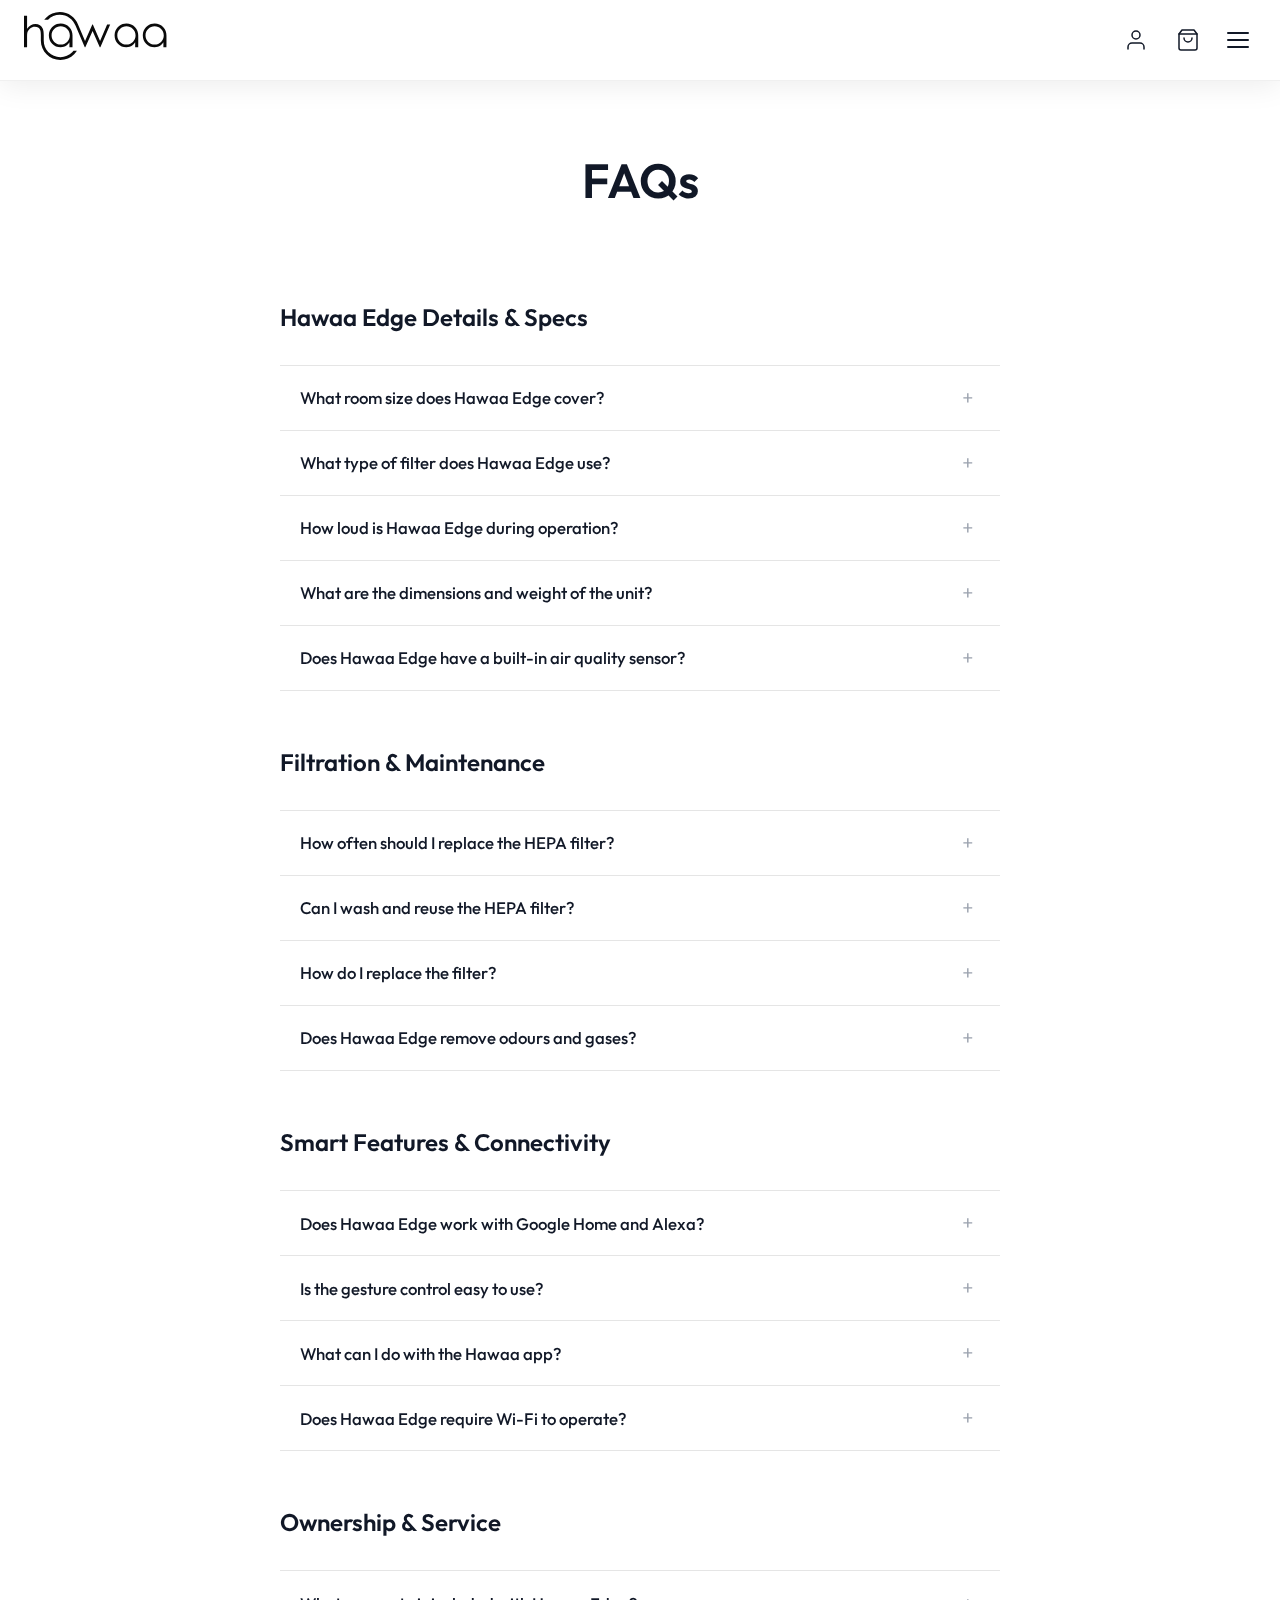
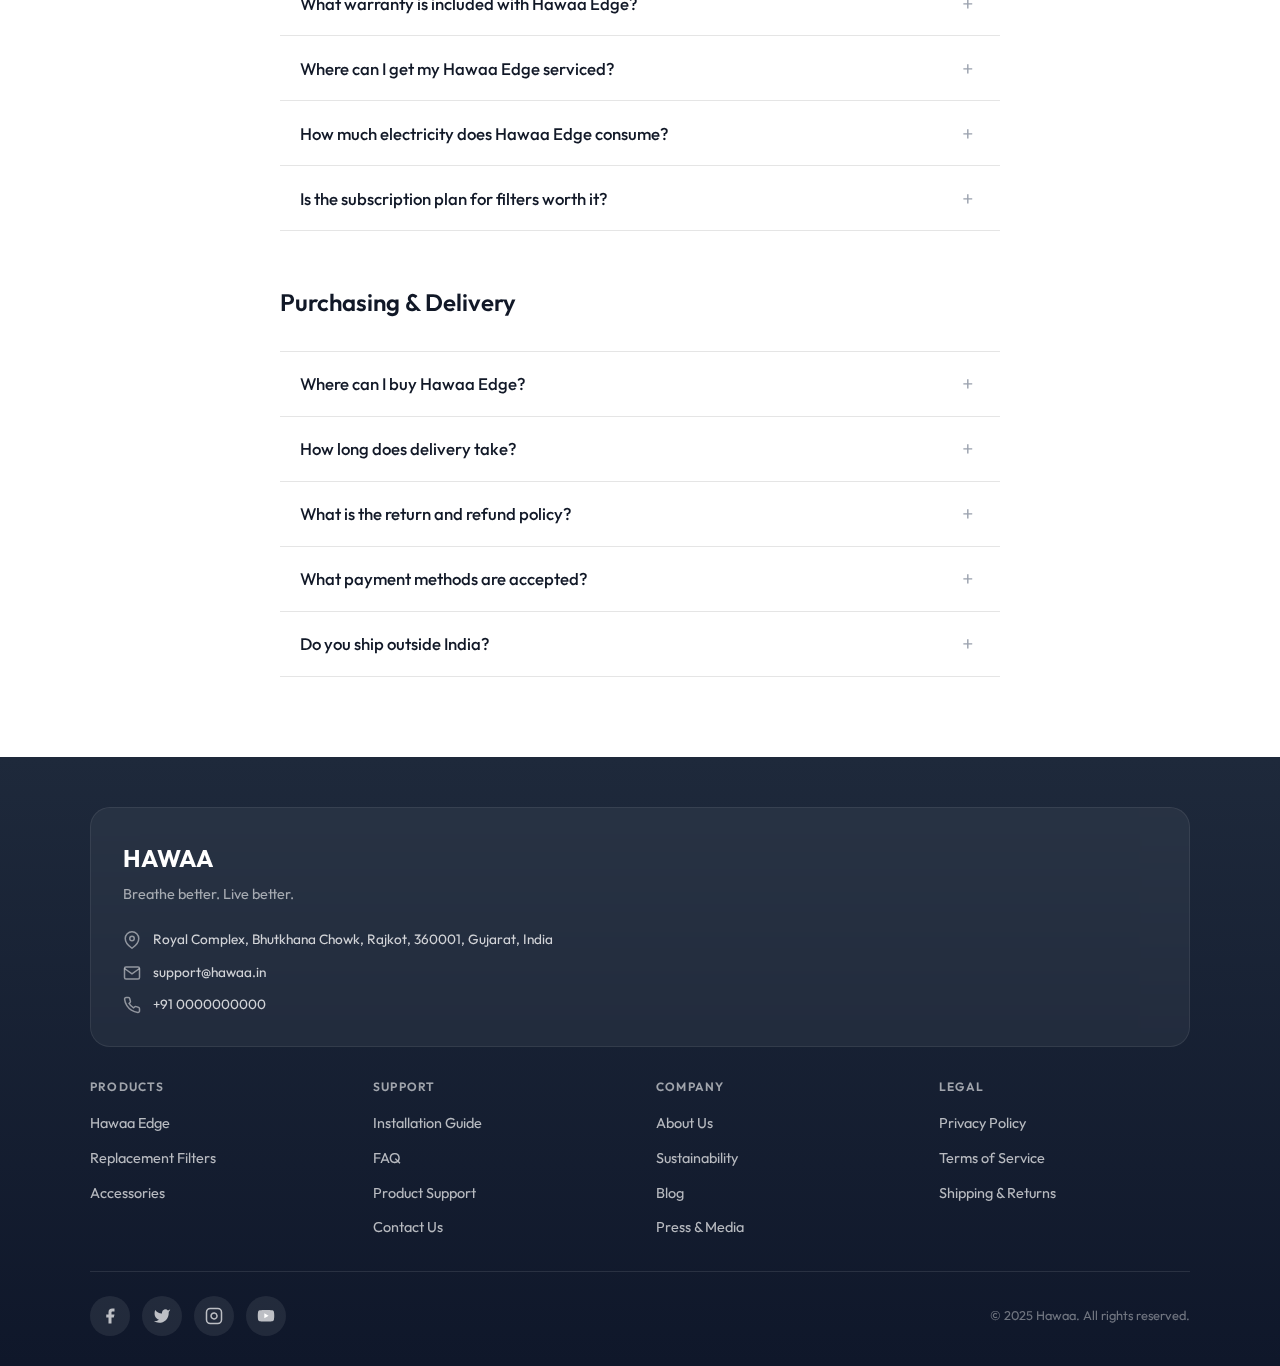
<file: faq.html>
<!DOCTYPE html>
<html lang="en">
<head>
    <meta charset="UTF-8">
    <meta name="viewport" content="width=device-width, initial-scale=1.0">
    <meta name="description" content="Frequently Asked Questions about Hawaa Edge air purifier. Learn about filtration, smart features, warranty, purchasing, and more.">
    <meta name="keywords" content="Hawaa, FAQ, air purifier, HEPA filter, Hawaa Edge, smart air purifier, warranty, support">

    <!-- Open Graph -->
    <meta property="og:title" content="FAQs - Hawaa">
    <meta property="og:description" content="Frequently Asked Questions about Hawaa Edge air purifier. Get answers about filtration, connectivity, warranty, and more.">
    <meta property="og:type" content="website">

    <title>FAQs - Hawaa</title>

    <!-- Google Fonts - Outfit + Playfair Display -->
    <link rel="preconnect" href="https://fonts.googleapis.com">
    <link rel="preconnect" href="https://fonts.gstatic.com" crossorigin>
    <link href="https://fonts.googleapis.com/css2?family=Outfit:wght@300;400;500;600;700&family=Playfair+Display:ital,wght@0,400;0,500;0,600;1,400;1,500&display=swap" rel="stylesheet">

    <link rel="stylesheet" href="css/styles.css">
    <link rel="icon" href="public/images/favicon.ico" type="image/x-icon">
</head>
<body class="faq-page">
    <!-- Header -->
    <header class="header scrolled" id="header">
        <div class="header-container">
            <a href="index.html" class="logo">
                <picture>
                <source media="(min-width: 768px)" srcset="public/images/web_header_desktop_light.svg">
                <img src="public/images/web_header_mobile_light.svg" class="logo-img" alt="Hawaa" draggable="false">
            </picture>
            </a>
            <div class="header-actions">
                <button class="header-profile-btn" id="profile-btn" aria-label="Account">
                    <svg viewBox="0 0 24 24" fill="none" stroke="currentColor" stroke-width="1.5" stroke-linecap="round" stroke-linejoin="round">
                        <path d="M20 21v-2a4 4 0 00-4-4H8a4 4 0 00-4 4v2"/>
                        <circle cx="12" cy="7" r="4"/>
                    </svg>
                </button>
                <a href="buy.html" class="header-cart-btn" id="cart-btn" aria-label="Cart">
                    <svg viewBox="0 0 24 24" fill="none" stroke="currentColor" stroke-width="1.5" stroke-linecap="round" stroke-linejoin="round">
                        <path d="M6 2L3 6v14a2 2 0 002 2h14a2 2 0 002-2V6l-3-4z"/>
                        <line x1="3" y1="6" x2="21" y2="6"/>
                        <path d="M16 10a4 4 0 01-8 0"/>
                    </svg>
                    <span class="cart-badge" id="cart-badge"></span>
                </a>
                <button class="hamburger" id="hamburger" aria-label="Toggle menu">
                    <span class="hamburger-line"></span>
                    <span class="hamburger-line"></span>
                    <span class="hamburger-line"></span>
                </button>
            </div>
        </div>
    </header>

    <!-- Expandable Menu -->
    <div class="menu-overlay" id="menu-overlay"></div>
    <div class="menu-panel" id="menu-panel">
        <div class="menu-panel-inner">
            <nav class="menu-nav">
                <a href="edge.html" class="menu-nav-item">Hawaa Edge</a>
                <a href="index.html#blogs" class="menu-nav-item">Blog</a>
                <a href="about.html" class="menu-nav-item">About Us</a>
            </nav>
        </div>
    </div>

    <!-- Sign In Modal -->
    <div class="signin-overlay" id="signin-overlay">
        <div class="signin-modal" id="signin-modal">
            <div class="signin-drag-handle"></div>
            <button class="signin-close" id="signin-close" aria-label="Close">
                <svg viewBox="0 0 24 24" fill="none" stroke="currentColor" stroke-width="2" stroke-linecap="round" stroke-linejoin="round">
                    <line x1="18" y1="6" x2="6" y2="18"/>
                    <line x1="6" y1="6" x2="18" y2="18"/>
                </svg>
            </button>
            <div class="signin-step" id="signin-phone-step">
                <h2 class="signin-title">Sign in</h2>
                <p class="signin-subtitle">Enter your mobile number to continue</p>
                <div class="phone-input-group" id="signin-phone-group">
                    <span class="phone-prefix">+91</span>
                    <span class="phone-prefix-divider"></span>
                    <input type="tel" class="phone-input" id="signin-phone" maxlength="10" placeholder="Mobile number" inputmode="numeric" autocomplete="tel-national">
                </div>
                <p class="signin-error" id="signin-phone-error"></p>
                <button class="signin-btn" id="signin-send-otp">Send OTP</button>
            </div>
            <div class="signin-step hidden" id="signin-otp-step">
                <h2 class="signin-title">Verify OTP</h2>
                <p class="signin-subtitle">Enter the 6-digit code sent to <span class="signin-phone-display" id="signin-phone-display"></span></p>
                <div class="otp-input-group">
                    <input type="text" class="otp-input" maxlength="1" inputmode="numeric" autocomplete="one-time-code">
                    <input type="text" class="otp-input" maxlength="1" inputmode="numeric">
                    <input type="text" class="otp-input" maxlength="1" inputmode="numeric">
                    <input type="text" class="otp-input" maxlength="1" inputmode="numeric">
                    <input type="text" class="otp-input" maxlength="1" inputmode="numeric">
                    <input type="text" class="otp-input" maxlength="1" inputmode="numeric">
                </div>
                <p class="signin-error" id="signin-otp-error"></p>
                <button class="signin-btn" id="signin-verify">Verify</button>
                <div class="signin-actions">
                    <button class="signin-back" id="signin-back">
                        <svg viewBox="0 0 24 24" fill="none" stroke="currentColor" stroke-width="2" stroke-linecap="round" stroke-linejoin="round">
                            <path d="M19 12H5"/>
                            <path d="M12 19l-7-7 7-7"/>
                        </svg>
                        Change number
                    </button>
                    <button class="signin-resend" id="signin-resend">Resend OTP</button>
                </div>
            </div>
        </div>
    </div>

    <!-- FAQ Content -->
    <main class="faqpage-main">
        <div class="faqpage-container">
            <h1 class="faqpage-title">FAQs</h1>

            <!-- Category: Hawaa Edge Details & Specs -->
            <div class="faqpage-category">
                <h2 class="faqpage-category-title">Hawaa Edge Details & Specs</h2>

                <div class="faqpage-list">
                    <div class="faqpage-item">
                        <button class="faqpage-question">
                            <span>What room size does Hawaa Edge cover?</span>
                            <span class="faqpage-icon">+</span>
                        </button>
                        <div class="faqpage-answer">
                            <div class="faqpage-answer-content">
                                <p>Hawaa Edge effectively purifies rooms up to 300 sq ft (28 sq meters). With a CADR of 250 m&sup3;/h, it can clean the air in a standard bedroom or living room in under 12 minutes. For larger spaces, we recommend placing the unit centrally for optimal air circulation.</p>
                            </div>
                        </div>
                    </div>

                    <div class="faqpage-item">
                        <button class="faqpage-question">
                            <span>What type of filter does Hawaa Edge use?</span>
                            <span class="faqpage-icon">+</span>
                        </button>
                        <div class="faqpage-answer">
                            <div class="faqpage-answer-content">
                                <p>Hawaa Edge uses a medical-grade H13 HEPA filter that captures 99.97% of particles as small as 0.3 microns. This includes dust, pollen, pet dander, mould spores, bacteria, and some viruses. The multi-layer filtration system also includes a pre-filter for larger particles and an activated carbon layer for odours and volatile organic compounds (VOCs).</p>
                            </div>
                        </div>
                    </div>

                    <div class="faqpage-item">
                        <button class="faqpage-question">
                            <span>How loud is Hawaa Edge during operation?</span>
                            <span class="faqpage-icon">+</span>
                        </button>
                        <div class="faqpage-answer">
                            <div class="faqpage-answer-content">
                                <p>Hawaa Edge operates at whisper-quiet noise levels. On the lowest fan speed, it runs at approximately 25 dB &mdash; quieter than a library. Even at the highest setting, it stays below 50 dB, making it suitable for bedrooms, nurseries, and workspaces without disrupting sleep or concentration.</p>
                            </div>
                        </div>
                    </div>

                    <div class="faqpage-item">
                        <button class="faqpage-question">
                            <span>What are the dimensions and weight of the unit?</span>
                            <span class="faqpage-icon">+</span>
                        </button>
                        <div class="faqpage-answer">
                            <div class="faqpage-answer-content">
                                <p>Hawaa Edge features a compact, modern design that fits seamlessly into any room. It weighs approximately 3.5 kg and has a small footprint, allowing you to place it on a desk, shelf, or floor without taking up much space. The minimal aesthetic with premium materials complements any interior.</p>
                            </div>
                        </div>
                    </div>

                    <div class="faqpage-item">
                        <button class="faqpage-question">
                            <span>Does Hawaa Edge have a built-in air quality sensor?</span>
                            <span class="faqpage-icon">+</span>
                        </button>
                        <div class="faqpage-answer">
                            <div class="faqpage-answer-content">
                                <p>Yes, Hawaa Edge includes a precision air quality sensor that continuously monitors PM2.5 levels in your room. The real-time AQI reading is displayed on the device and synced to the Hawaa app, so you always know the quality of air you're breathing. In auto mode, the fan speed adjusts automatically based on these readings.</p>
                            </div>
                        </div>
                    </div>
                </div>
            </div>

            <!-- Category: Filtration & Maintenance -->
            <div class="faqpage-category">
                <h2 class="faqpage-category-title">Filtration & Maintenance</h2>

                <div class="faqpage-list">
                    <div class="faqpage-item">
                        <button class="faqpage-question">
                            <span>How often should I replace the HEPA filter?</span>
                            <span class="faqpage-icon">+</span>
                        </button>
                        <div class="faqpage-answer">
                            <div class="faqpage-answer-content">
                                <p>We recommend replacing the H13 HEPA filter every 6&ndash;12 months, depending on usage and air quality in your area. The Hawaa app will notify you when it's time for a replacement based on actual usage data. Homes in high-pollution areas or with pets may need more frequent replacements.</p>
                            </div>
                        </div>
                    </div>

                    <div class="faqpage-item">
                        <button class="faqpage-question">
                            <span>Can I wash and reuse the HEPA filter?</span>
                            <span class="faqpage-icon">+</span>
                        </button>
                        <div class="faqpage-answer">
                            <div class="faqpage-answer-content">
                                <p>The H13 HEPA filter is not washable and should be replaced when it reaches end of life. Washing can damage the fine filter fibres and compromise filtration efficiency. However, the pre-filter (the outer mesh layer) can be gently vacuumed or wiped with a damp cloth every 2&ndash;4 weeks to extend the main filter's life.</p>
                            </div>
                        </div>
                    </div>

                    <div class="faqpage-item">
                        <button class="faqpage-question">
                            <span>How do I replace the filter?</span>
                            <span class="faqpage-icon">+</span>
                        </button>
                        <div class="faqpage-answer">
                            <div class="faqpage-answer-content">
                                <p>Replacing the filter is simple and tool-free. Turn off the device, remove the back panel, slide out the old filter, and insert the new one with the airflow arrow pointing inward. The entire process takes under a minute. A step-by-step guide is included with every replacement filter and also available in the Hawaa app.</p>
                            </div>
                        </div>
                    </div>

                    <div class="faqpage-item">
                        <button class="faqpage-question">
                            <span>Does Hawaa Edge remove odours and gases?</span>
                            <span class="faqpage-icon">+</span>
                        </button>
                        <div class="faqpage-answer">
                            <div class="faqpage-answer-content">
                                <p>Yes. The activated carbon layer in the filtration system effectively absorbs household odours from cooking, pets, and smoke, as well as harmful volatile organic compounds (VOCs) released by paint, furniture, and cleaning products. For best results, run the purifier on a higher fan speed when dealing with strong odours.</p>
                            </div>
                        </div>
                    </div>
                </div>
            </div>

            <!-- Category: Smart Features & Connectivity -->
            <div class="faqpage-category">
                <h2 class="faqpage-category-title">Smart Features & Connectivity</h2>

                <div class="faqpage-list">
                    <div class="faqpage-item">
                        <button class="faqpage-question">
                            <span>Does Hawaa Edge work with Google Home and Alexa?</span>
                            <span class="faqpage-icon">+</span>
                        </button>
                        <div class="faqpage-answer">
                            <div class="faqpage-answer-content">
                                <p>Yes, Hawaa Edge integrates seamlessly with both Google Home and Amazon Alexa. You can control it with voice commands like &ldquo;Hey Google, turn on the air purifier&rdquo; or schedule it through the Hawaa app. Setup is quick &mdash; just link your Hawaa account in the Google Home or Alexa app.</p>
                            </div>
                        </div>
                    </div>

                    <div class="faqpage-item">
                        <button class="faqpage-question">
                            <span>Is the gesture control easy to use?</span>
                            <span class="faqpage-icon">+</span>
                        </button>
                        <div class="faqpage-answer">
                            <div class="faqpage-answer-content">
                                <p>Yes, the gesture sensor is intuitive and responsive. Simply wave your hand within 10 cm of the sensor to turn the device on/off or cycle through fan speeds. No learning curve required &mdash; it works the first time. It's especially useful when your hands are occupied or you want a touch-free experience.</p>
                            </div>
                        </div>
                    </div>

                    <div class="faqpage-item">
                        <button class="faqpage-question">
                            <span>What can I do with the Hawaa app?</span>
                            <span class="faqpage-icon">+</span>
                        </button>
                        <div class="faqpage-answer">
                            <div class="faqpage-answer-content">
                                <p>The Hawaa app gives you full remote control over your air purifier, including adjusting fan speed, setting schedules, and monitoring real-time indoor air quality. You can also view historical AQI data, receive filter replacement alerts, and check outdoor air quality for your city &mdash; all from your phone.</p>
                            </div>
                        </div>
                    </div>

                    <div class="faqpage-item">
                        <button class="faqpage-question">
                            <span>Does Hawaa Edge require Wi-Fi to operate?</span>
                            <span class="faqpage-icon">+</span>
                        </button>
                        <div class="faqpage-answer">
                            <div class="faqpage-answer-content">
                                <p>No. Hawaa Edge works perfectly as a standalone air purifier without Wi-Fi. You can control it using the touch panel or gesture sensor. Wi-Fi is only needed for smart features like app control, voice assistant integration, and remote air quality monitoring. The core purification works independently.</p>
                            </div>
                        </div>
                    </div>
                </div>
            </div>

            <!-- Category: Ownership & Service -->
            <div class="faqpage-category">
                <h2 class="faqpage-category-title">Ownership & Service</h2>

                <div class="faqpage-list">
                    <div class="faqpage-item">
                        <button class="faqpage-question">
                            <span>What warranty is included with Hawaa Edge?</span>
                            <span class="faqpage-icon">+</span>
                        </button>
                        <div class="faqpage-answer">
                            <div class="faqpage-answer-content">
                                <p>Hawaa Edge comes with a 1-year PAN India warranty covering manufacturing defects in the motor, electronics, and body. The warranty does not cover consumables like filters or damage from misuse. Our support team is available to assist with any issues, and we offer doorstep service in major metros.</p>
                            </div>
                        </div>
                    </div>

                    <div class="faqpage-item">
                        <button class="faqpage-question">
                            <span>Where can I get my Hawaa Edge serviced?</span>
                            <span class="faqpage-icon">+</span>
                        </button>
                        <div class="faqpage-answer">
                            <div class="faqpage-answer-content">
                                <p>For warranty and out-of-warranty service, you can reach our support team at support@hawaa.in or through the Hawaa app. We offer doorstep service in select metro cities and courier-based repair for other locations. Most issues can be diagnosed remotely through the app's diagnostic tools.</p>
                            </div>
                        </div>
                    </div>

                    <div class="faqpage-item">
                        <button class="faqpage-question">
                            <span>How much electricity does Hawaa Edge consume?</span>
                            <span class="faqpage-icon">+</span>
                        </button>
                        <div class="faqpage-answer">
                            <div class="faqpage-answer-content">
                                <p>Hawaa Edge is designed to be energy efficient. It consumes as little as 5W on the lowest setting and up to 45W on the highest fan speed. Running it 24/7 on medium speed costs roughly the same as a standard LED bulb &mdash; making it affordable to keep your air clean around the clock.</p>
                            </div>
                        </div>
                    </div>

                    <div class="faqpage-item">
                        <button class="faqpage-question">
                            <span>Is the subscription plan for filters worth it?</span>
                            <span class="faqpage-icon">+</span>
                        </button>
                        <div class="faqpage-answer">
                            <div class="faqpage-answer-content">
                                <p>The filter subscription saves you up to 20% compared to one-time purchases and ensures you never run your purifier on an expired filter. Filters are shipped automatically based on your usage data from the Hawaa app, so they arrive right when you need them. You can pause or cancel anytime.</p>
                            </div>
                        </div>
                    </div>
                </div>
            </div>

            <!-- Category: Purchasing & Delivery -->
            <div class="faqpage-category">
                <h2 class="faqpage-category-title">Purchasing & Delivery</h2>

                <div class="faqpage-list">
                    <div class="faqpage-item">
                        <button class="faqpage-question">
                            <span>Where can I buy Hawaa Edge?</span>
                            <span class="faqpage-icon">+</span>
                        </button>
                        <div class="faqpage-answer">
                            <div class="faqpage-answer-content">
                                <p>Hawaa Edge is available exclusively on our website at hawaa.in. Buying directly ensures you get the best price, genuine product warranty, and access to subscriber-only benefits. We currently do not sell through third-party marketplaces.</p>
                            </div>
                        </div>
                    </div>

                    <div class="faqpage-item">
                        <button class="faqpage-question">
                            <span>How long does delivery take?</span>
                            <span class="faqpage-icon">+</span>
                        </button>
                        <div class="faqpage-answer">
                            <div class="faqpage-answer-content">
                                <p>Orders typically ship within 2&ndash;3 business days. Delivery across India takes 5&ndash;7 business days depending on your location. Metro cities may receive orders faster. You'll receive tracking details via SMS and email once your order ships.</p>
                            </div>
                        </div>
                    </div>

                    <div class="faqpage-item">
                        <button class="faqpage-question">
                            <span>What is the return and refund policy?</span>
                            <span class="faqpage-icon">+</span>
                        </button>
                        <div class="faqpage-answer">
                            <div class="faqpage-answer-content">
                                <p>We offer a 7-day return window from the date of delivery for unused and unopened products in their original packaging. If you receive a defective unit, we'll arrange a free replacement or full refund. Refunds are processed within 7&ndash;10 business days to your original payment method. Contact support@hawaa.in to initiate a return.</p>
                            </div>
                        </div>
                    </div>

                    <div class="faqpage-item">
                        <button class="faqpage-question">
                            <span>What payment methods are accepted?</span>
                            <span class="faqpage-icon">+</span>
                        </button>
                        <div class="faqpage-answer">
                            <div class="faqpage-answer-content">
                                <p>We accept all major payment methods including UPI, credit and debit cards (Visa, Mastercard, RuPay), net banking, and popular wallets. EMI options are available on select credit cards. All transactions are secured with industry-standard encryption.</p>
                            </div>
                        </div>
                    </div>

                    <div class="faqpage-item">
                        <button class="faqpage-question">
                            <span>Do you ship outside India?</span>
                            <span class="faqpage-icon">+</span>
                        </button>
                        <div class="faqpage-answer">
                            <div class="faqpage-answer-content">
                                <p>Currently, Hawaa Edge is available for delivery within India only. We're working on expanding to international markets and will announce availability on our website and social media channels. Sign up for our newsletter to stay updated.</p>
                            </div>
                        </div>
                    </div>
                </div>
            </div>
        </div>
    </main>

    <!-- Footer -->
    <footer class="footer" id="contact">
        <div class="footer-container">
            <!-- Brand Info -->
            <div class="footer-brand">
                <div class="footer-logo">
                    <span class="footer-logo-text">HAWAA</span>
                </div>
                <p class="footer-tagline">Breathe better. Live better.</p>
                <div class="footer-contact-info">
                    <div class="footer-contact-item">
                        <svg viewBox="0 0 24 24" fill="none" stroke="currentColor" stroke-width="2">
                            <path d="M21 10c0 7-9 13-9 13s-9-6-9-13a9 9 0 0118 0z"/>
                            <circle cx="12" cy="10" r="3"/>
                        </svg>
                        <span>Royal Complex, Bhutkhana Chowk, Rajkot, 360001, Gujarat, India</span>
                    </div>
                    <div class="footer-contact-item">
                        <svg viewBox="0 0 24 24" fill="none" stroke="currentColor" stroke-width="2">
                            <path d="M4 4h16c1.1 0 2 .9 2 2v12c0 1.1-.9 2-2 2H4c-1.1 0-2-.9-2-2V6c0-1.1.9-2 2-2z"/>
                            <polyline points="22,6 12,13 2,6"/>
                        </svg>
                        <span>support@hawaa.in</span>
                    </div>
                    <div class="footer-contact-item">
                        <svg viewBox="0 0 24 24" fill="none" stroke="currentColor" stroke-width="2">
                            <path d="M22 16.92v3a2 2 0 01-2.18 2 19.79 19.79 0 01-8.63-3.07 19.5 19.5 0 01-6-6 19.79 19.79 0 01-3.07-8.67A2 2 0 014.11 2h3a2 2 0 012 1.72 12.84 12.84 0 00.7 2.81 2 2 0 01-.45 2.11L8.09 9.91a16 16 0 006 6l1.27-1.27a2 2 0 012.11-.45 12.84 12.84 0 002.81.7A2 2 0 0122 16.92z"/>
                        </svg>
                        <span>+91 0000000000</span>
                    </div>
                </div>
            </div>

            <!-- Footer Links -->
            <div class="footer-links">
                <div class="footer-links-column" data-footer-section>
                    <button class="footer-links-header">
                        <h4 class="footer-links-title">PRODUCTS</h4>
                        <svg class="footer-chevron" viewBox="0 0 24 24" fill="none" stroke="currentColor" stroke-width="2">
                            <path d="M6 9l6 6 6-6"/>
                        </svg>
                    </button>
                    <ul class="footer-links-list">
                        <li><a href="#">Hawaa Edge</a></li>
                        <li><a href="#">Replacement Filters</a></li>
                        <li><a href="#">Accessories</a></li>
                    </ul>
                </div>

                <div class="footer-links-column" data-footer-section>
                    <button class="footer-links-header">
                        <h4 class="footer-links-title">SUPPORT</h4>
                        <svg class="footer-chevron" viewBox="0 0 24 24" fill="none" stroke="currentColor" stroke-width="2">
                            <path d="M6 9l6 6 6-6"/>
                        </svg>
                    </button>
                    <ul class="footer-links-list">
                        <li><a href="installation-guide.html">Installation Guide</a></li>
                        <li><a href="faq.html">FAQ</a></li>
                        <li><a href="support.html">Product Support</a></li>
                        <li><a href="#">Contact Us</a></li>
                    </ul>
                </div>

                <div class="footer-links-column" data-footer-section>
                    <button class="footer-links-header">
                        <h4 class="footer-links-title">COMPANY</h4>
                        <svg class="footer-chevron" viewBox="0 0 24 24" fill="none" stroke="currentColor" stroke-width="2">
                            <path d="M6 9l6 6 6-6"/>
                        </svg>
                    </button>
                    <ul class="footer-links-list">
                        <li><a href="about.html">About Us</a></li>
                        <li><a href="#">Sustainability</a></li>
                        <li><a href="#">Blog</a></li>
                        <li><a href="#">Press & Media</a></li>
                    </ul>
                </div>

                <div class="footer-links-column" data-footer-section>
                    <button class="footer-links-header">
                        <h4 class="footer-links-title">LEGAL</h4>
                        <svg class="footer-chevron" viewBox="0 0 24 24" fill="none" stroke="currentColor" stroke-width="2">
                            <path d="M6 9l6 6 6-6"/>
                        </svg>
                    </button>
                    <ul class="footer-links-list">
                        <li><a href="privacy-policy.html">Privacy Policy</a></li>
                        <li><a href="terms-of-service.html">Terms of Service</a></li>
                        <li><a href="#">Shipping & Returns</a></li>
                    </ul>
                </div>
            </div>

            <!-- Footer Bottom -->
            <div class="footer-bottom">
                <div class="footer-social">
                    <a href="#" class="footer-social-link" aria-label="Facebook">
                        <svg viewBox="0 0 24 24" fill="currentColor">
                            <path d="M18 2h-3a5 5 0 00-5 5v3H7v4h3v8h4v-8h3l1-4h-4V7a1 1 0 011-1h3z"/>
                        </svg>
                    </a>
                    <a href="#" class="footer-social-link" aria-label="Twitter">
                        <svg viewBox="0 0 24 24" fill="currentColor">
                            <path d="M23 3a10.9 10.9 0 01-3.14 1.53 4.48 4.48 0 00-7.86 3v1A10.66 10.66 0 013 4s-4 9 5 13a11.64 11.64 0 01-7 2c9 5 20 0 20-11.5a4.5 4.5 0 00-.08-.83A7.72 7.72 0 0023 3z"/>
                        </svg>
                    </a>
                    <a href="#" class="footer-social-link" aria-label="Instagram">
                        <svg viewBox="0 0 24 24" fill="none" stroke="currentColor" stroke-width="2">
                            <rect x="2" y="2" width="20" height="20" rx="5" ry="5"/>
                            <path d="M16 11.37A4 4 0 1112.63 8 4 4 0 0116 11.37z"/>
                            <line x1="17.5" y1="6.5" x2="17.51" y2="6.5"/>
                        </svg>
                    </a>
                    <a href="#" class="footer-social-link" aria-label="YouTube">
                        <svg viewBox="0 0 24 24" fill="currentColor">
                            <path d="M22.54 6.42a2.78 2.78 0 00-1.94-2C18.88 4 12 4 12 4s-6.88 0-8.6.46a2.78 2.78 0 00-1.94 2A29 29 0 001 11.75a29 29 0 00.46 5.33A2.78 2.78 0 003.4 19c1.72.46 8.6.46 8.6.46s6.88 0 8.6-.46a2.78 2.78 0 001.94-2 29 29 0 00.46-5.25 29 29 0 00-.46-5.33z"/>
                            <polygon points="9.75 15.02 15.5 11.75 9.75 8.48 9.75 15.02" fill="white"/>
                        </svg>
                    </a>
                </div>
                <p class="footer-copyright">&copy; 2025 Hawaa. All rights reserved.</p>
            </div>
        </div>
    </footer>

    <script src="js/nav.js"></script>
    <script>
    document.addEventListener('DOMContentLoaded', function() {
        // FAQ Page Accordion - one open item per category
        var categories = document.querySelectorAll('.faqpage-category');
        for (var c = 0; c < categories.length; c++) {
            (function(category) {
                var items = category.querySelectorAll('.faqpage-item');
                for (var i = 0; i < items.length; i++) {
                    (function(item) {
                        var btn = item.querySelector('.faqpage-question');
                        if (btn) {
                            btn.addEventListener('click', function(e) {
                                e.preventDefault();
                                var isActive = item.classList.contains('active');
                                // Close all items in this category
                                for (var j = 0; j < items.length; j++) {
                                    items[j].classList.remove('active');
                                }
                                // Toggle current
                                if (!isActive) {
                                    item.classList.add('active');
                                }
                            });
                        }
                    })(items[i]);
                }
            })(categories[c]);
        }

        // Footer mobile collapsible sections
        var sections = document.querySelectorAll('[data-footer-section]');
        for (var s = 0; s < sections.length; s++) {
            (function(section) {
                var header = section.querySelector('.footer-links-header');
                if (header) {
                    header.addEventListener('click', function() {
                        if (window.innerWidth < 768) {
                            var isActive = section.classList.contains('active');
                            for (var k = 0; k < sections.length; k++) {
                                sections[k].classList.remove('active');
                            }
                            if (!isActive) section.classList.add('active');
                        }
                    });
                }
            })(sections[s]);
        }
    });
    </script>
</body>
</html>
</file>
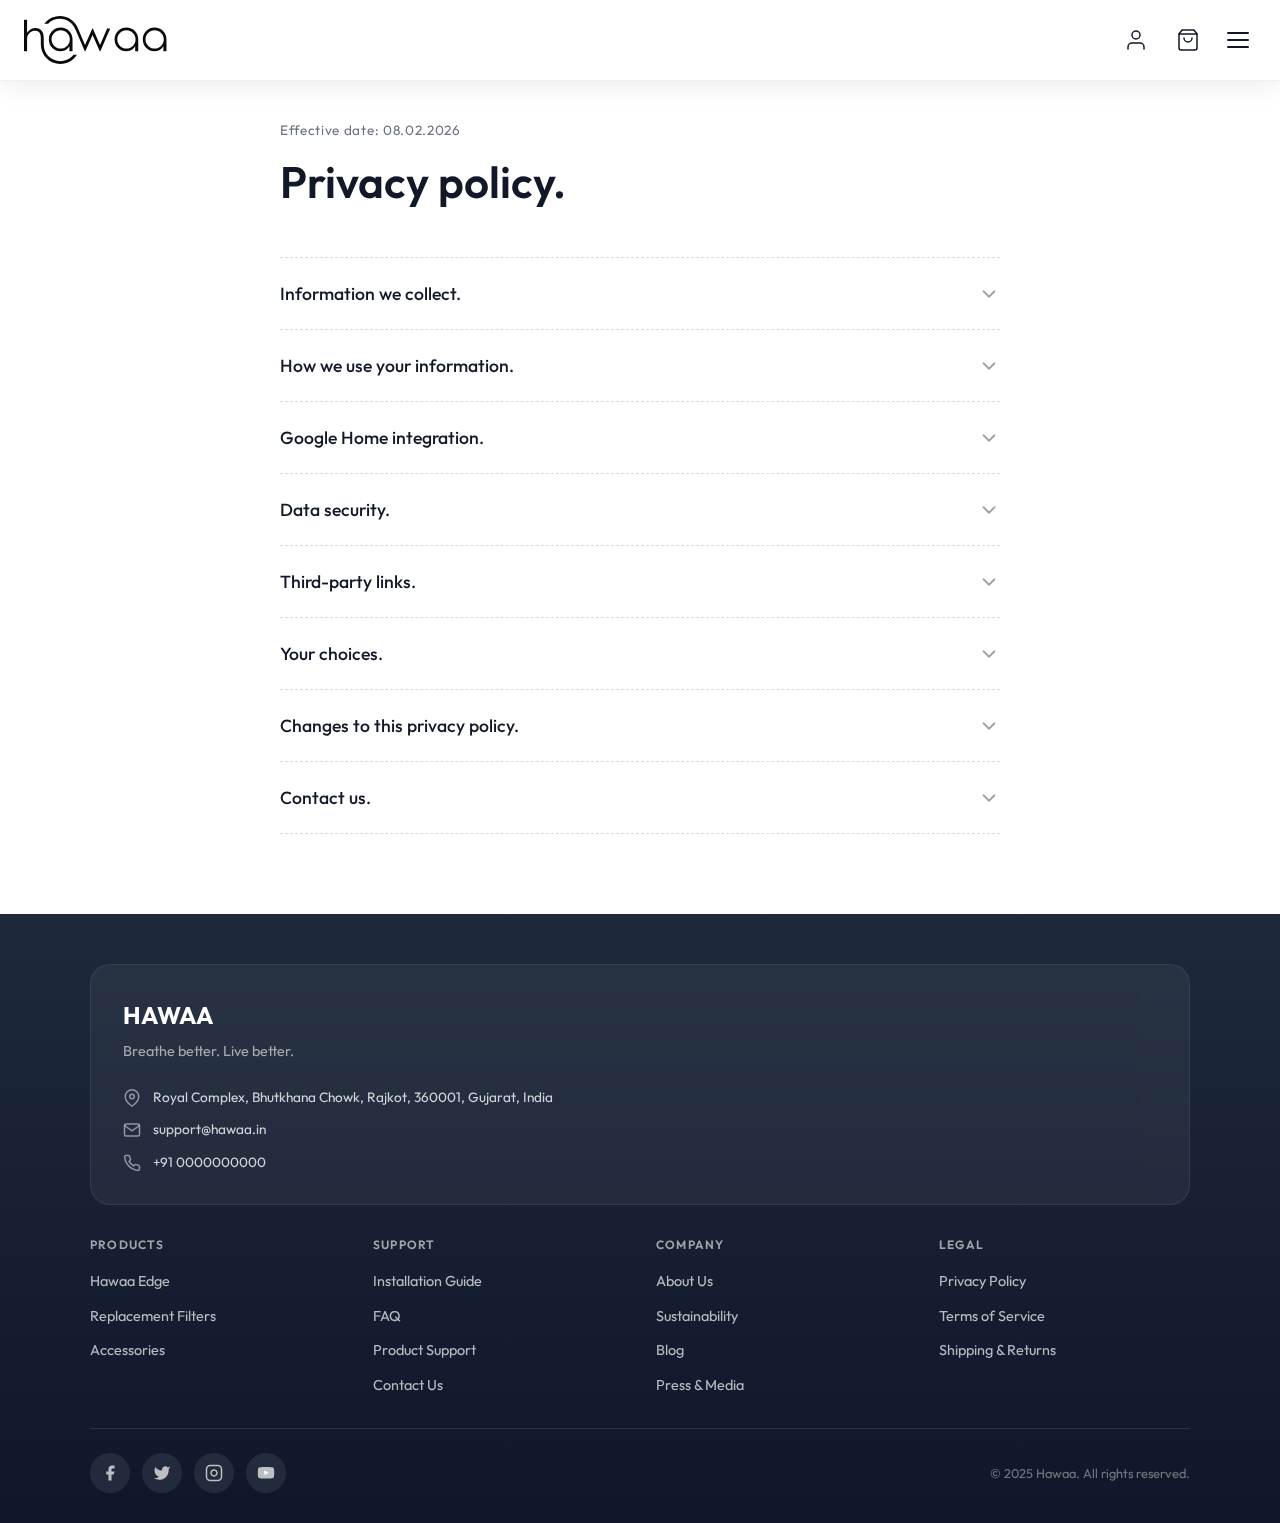
<file: privacy-policy.html>
<!DOCTYPE html>
<html lang="en">
<head>
    <meta charset="UTF-8">
    <meta name="viewport" content="width=device-width, initial-scale=1.0">
    <meta name="description" content="Privacy Policy - Hawaa by Havva Innovations Private Limited. Learn how we collect, use, and protect your personal information.">
    <meta name="keywords" content="Hawaa, privacy policy, data protection, Havva Innovations, air purifier, smart home">

    <!-- Open Graph -->
    <meta property="og:title" content="Privacy Policy - Hawaa">
    <meta property="og:description" content="Privacy Policy for Hawaa by Havva Innovations Private Limited. Your privacy matters to us.">
    <meta property="og:type" content="website">

    <title>Privacy Policy - Hawaa</title>

    <!-- Google Fonts - Outfit + Playfair Display -->
    <link rel="preconnect" href="https://fonts.googleapis.com">
    <link rel="preconnect" href="https://fonts.gstatic.com" crossorigin>
    <link href="https://fonts.googleapis.com/css2?family=Outfit:wght@300;400;500;600;700&family=Playfair+Display:ital,wght@0,400;0,500;0,600;1,400;1,500&display=swap" rel="stylesheet">

    <link rel="stylesheet" href="css/styles.css">
    <link rel="icon" href="public/images/favicon.ico" type="image/x-icon">
</head>
<body class="privacy-page">
    <!-- Header -->
    <header class="header scrolled" id="header">
        <div class="header-container">
            <a href="index.html" class="logo">
                <img src="public/images/web_header_desktop_light.svg" class="logo-img" alt="Hawaa" draggable="false">
            </a>
            <div class="header-actions">
                <button class="header-profile-btn" id="profile-btn" aria-label="Account">
                    <svg viewBox="0 0 24 24" fill="none" stroke="currentColor" stroke-width="1.5" stroke-linecap="round" stroke-linejoin="round">
                        <path d="M20 21v-2a4 4 0 00-4-4H8a4 4 0 00-4 4v2"/>
                        <circle cx="12" cy="7" r="4"/>
                    </svg>
                </button>
                <a href="buy.html" class="header-cart-btn" id="cart-btn" aria-label="Cart">
                    <svg viewBox="0 0 24 24" fill="none" stroke="currentColor" stroke-width="1.5" stroke-linecap="round" stroke-linejoin="round">
                        <path d="M6 2L3 6v14a2 2 0 002 2h14a2 2 0 002-2V6l-3-4z"/>
                        <line x1="3" y1="6" x2="21" y2="6"/>
                        <path d="M16 10a4 4 0 01-8 0"/>
                    </svg>
                    <span class="cart-badge" id="cart-badge"></span>
                </a>
                <button class="hamburger" id="hamburger" aria-label="Toggle menu">
                    <span class="hamburger-line"></span>
                    <span class="hamburger-line"></span>
                    <span class="hamburger-line"></span>
                </button>
            </div>
        </div>
    </header>

    <!-- Expandable Menu -->
    <div class="menu-overlay" id="menu-overlay"></div>
    <div class="menu-panel" id="menu-panel">
        <div class="menu-panel-inner">
            <nav class="menu-nav">
                <a href="edge.html" class="menu-nav-item">Hawaa Edge</a>
                <a href="index.html#blogs" class="menu-nav-item">Blog</a>
                <a href="about.html" class="menu-nav-item">About Us</a>
            </nav>
        </div>
    </div>

    <!-- Sign In Modal -->
    <div class="signin-overlay" id="signin-overlay">
        <div class="signin-modal" id="signin-modal">
            <div class="signin-drag-handle"></div>
            <button class="signin-close" id="signin-close" aria-label="Close">
                <svg viewBox="0 0 24 24" fill="none" stroke="currentColor" stroke-width="2" stroke-linecap="round" stroke-linejoin="round">
                    <line x1="18" y1="6" x2="6" y2="18"/>
                    <line x1="6" y1="6" x2="18" y2="18"/>
                </svg>
            </button>
            <div class="signin-step" id="signin-phone-step">
                <h2 class="signin-title">Sign in</h2>
                <p class="signin-subtitle">Enter your mobile number to continue</p>
                <div class="phone-input-group" id="signin-phone-group">
                    <span class="phone-prefix">+91</span>
                    <span class="phone-prefix-divider"></span>
                    <input type="tel" class="phone-input" id="signin-phone" maxlength="10" placeholder="Mobile number" inputmode="numeric" autocomplete="tel-national">
                </div>
                <p class="signin-error" id="signin-phone-error"></p>
                <button class="signin-btn" id="signin-send-otp">Send OTP</button>
            </div>
            <div class="signin-step hidden" id="signin-otp-step">
                <h2 class="signin-title">Verify OTP</h2>
                <p class="signin-subtitle">Enter the 6-digit code sent to <span class="signin-phone-display" id="signin-phone-display"></span></p>
                <div class="otp-input-group">
                    <input type="text" class="otp-input" maxlength="1" inputmode="numeric" autocomplete="one-time-code">
                    <input type="text" class="otp-input" maxlength="1" inputmode="numeric">
                    <input type="text" class="otp-input" maxlength="1" inputmode="numeric">
                    <input type="text" class="otp-input" maxlength="1" inputmode="numeric">
                    <input type="text" class="otp-input" maxlength="1" inputmode="numeric">
                    <input type="text" class="otp-input" maxlength="1" inputmode="numeric">
                </div>
                <p class="signin-error" id="signin-otp-error"></p>
                <button class="signin-btn" id="signin-verify">Verify</button>
                <div class="signin-actions">
                    <button class="signin-back" id="signin-back">
                        <svg viewBox="0 0 24 24" fill="none" stroke="currentColor" stroke-width="2" stroke-linecap="round" stroke-linejoin="round">
                            <path d="M19 12H5"/>
                            <path d="M12 19l-7-7 7-7"/>
                        </svg>
                        Change number
                    </button>
                    <button class="signin-resend" id="signin-resend">Resend OTP</button>
                </div>
            </div>
        </div>
    </div>

    <!-- Privacy Policy Content -->
    <main class="privacy-main">
        <div class="privacy-container">
            <p class="privacy-effective-date">Effective date: 08.02.2026</p>
            <h1 class="privacy-title">Privacy policy.</h1>

            <div class="privacy-list">
                <!-- Section 1: Information we collect -->
                <div class="privacy-item">
                    <button class="privacy-question">
                        <span>Information we collect.</span>
                        <svg class="privacy-chevron" viewBox="0 0 24 24" fill="none" stroke="currentColor" stroke-width="2" stroke-linecap="round" stroke-linejoin="round">
                            <path d="M6 9l6 6 6-6"/>
                        </svg>
                    </button>
                    <div class="privacy-answer">
                        <div class="privacy-answer-content">
                            <p>When you visit hawaa.in or use our services, we may collect personal information, including but not limited to name, email address, mailing address, phone number, payment information (such as credit card or UPI details), IP address, browser information, and cookies and similar tracking technologies. We collect this information to provide and improve our services, communicate with you, process transactions, and for other lawful purposes.</p>
                            <p>We may use the information we collect for various purposes, including but not limited to providing and personalising our services, communicating with you, processing transactions, analysing and improving our website and services, preventing fraud and enforcing our policies, and complying with legal obligations.</p>
                            <p><strong>Smart home data:</strong> When you connect your Hawaa device with Google Home, we may collect device usage data such as fan speed settings, air quality readings, filter status, scheduling preferences, and voice command interactions routed through Google Home. This data is used solely to operate and improve your Hawaa device experience and is processed in accordance with Google's privacy policies for connected home devices.</p>
                            <p><strong>Device and sensor data:</strong> Our air purifiers may collect ambient air quality readings (PM2.5, PM10, VOC levels), device operational status, filter usage metrics, and environmental conditions. This data helps us provide accurate air quality insights and timely filter replacement reminders.</p>
                        </div>
                    </div>
                </div>

                <!-- Section 2: How we use your information -->
                <div class="privacy-item">
                    <button class="privacy-question">
                        <span>How we use your information.</span>
                        <svg class="privacy-chevron" viewBox="0 0 24 24" fill="none" stroke="currentColor" stroke-width="2" stroke-linecap="round" stroke-linejoin="round">
                            <path d="M6 9l6 6 6-6"/>
                        </svg>
                    </button>
                    <div class="privacy-answer">
                        <div class="privacy-answer-content">
                            <p>We use the information we collect to:</p>
                            <ul>
                                <li>Process and fulfil your orders for Hawaa air purifiers, filters, and accessories</li>
                                <li>Provide customer support and respond to your enquiries</li>
                                <li>Send you product updates, filter replacement reminders, and air quality alerts</li>
                                <li>Enable smart home integrations with Google Home, allowing you to control your Hawaa device through voice commands and automated routines</li>
                                <li>Analyse air quality data to improve our filtration technology and product performance</li>
                                <li>Personalise your experience on our website and through the Hawaa app</li>
                                <li>Process subscription deliveries for replacement filters</li>
                                <li>Comply with applicable laws and regulations, including the Information Technology Act, 2000 and the Digital Personal Data Protection Act, 2023</li>
                            </ul>
                        </div>
                    </div>
                </div>

                <!-- Section 3: Google Home integration -->
                <div class="privacy-item">
                    <button class="privacy-question">
                        <span>Google Home integration.</span>
                        <svg class="privacy-chevron" viewBox="0 0 24 24" fill="none" stroke="currentColor" stroke-width="2" stroke-linecap="round" stroke-linejoin="round">
                            <path d="M6 9l6 6 6-6"/>
                        </svg>
                    </button>
                    <div class="privacy-answer">
                        <div class="privacy-answer-content">
                            <p>Hawaa devices are compatible with Google Home for smart home control. When you link your Hawaa account with Google Home, the following applies:</p>
                            <p><strong>Data shared with Google:</strong> Device status (on/off, fan speed), air quality readings, and scheduling information are shared with Google to enable voice control and automation features. We share only the minimum data necessary for the integration to function.</p>
                            <p><strong>Voice commands:</strong> Voice commands such as "Hey Google, turn on the air purifier" or "Hey Google, set Hawaa to auto mode" are processed by Google's services. We receive only the resulting device control instructions, not your voice recordings.</p>
                            <p><strong>Google's privacy practices:</strong> Data processed by Google through Google Home is subject to Google's own Privacy Policy. We encourage you to review Google's privacy practices at <a href="https://policies.google.com/privacy" target="_blank" rel="noopener noreferrer">policies.google.com/privacy</a>.</p>
                            <p><strong>Disconnecting:</strong> You can unlink your Hawaa account from Google Home at any time through the Google Home app or the Hawaa app. Upon unlinking, Google will no longer have access to your Hawaa device data going forward.</p>
                        </div>
                    </div>
                </div>

                <!-- Section 4: Data security -->
                <div class="privacy-item">
                    <button class="privacy-question">
                        <span>Data security.</span>
                        <svg class="privacy-chevron" viewBox="0 0 24 24" fill="none" stroke="currentColor" stroke-width="2" stroke-linecap="round" stroke-linejoin="round">
                            <path d="M6 9l6 6 6-6"/>
                        </svg>
                    </button>
                    <div class="privacy-answer">
                        <div class="privacy-answer-content">
                            <p>We take reasonable measures to protect your personal information from unauthorised access, alteration, disclosure, or destruction. These measures include encryption of data in transit (SSL/TLS), secure server infrastructure, restricted access to personal data on a need-to-know basis, and regular security assessments.</p>
                            <p>All payment transactions are processed through secure, PCI-DSS compliant payment gateways. We do not store your complete credit card or debit card details on our servers.</p>
                            <p>While we strive to use commercially acceptable means to protect your personal data, no method of transmission over the internet or method of electronic storage is 100% secure. We cannot guarantee absolute security of your information.</p>
                        </div>
                    </div>
                </div>

                <!-- Section 5: Third-party links -->
                <div class="privacy-item">
                    <button class="privacy-question">
                        <span>Third-party links.</span>
                        <svg class="privacy-chevron" viewBox="0 0 24 24" fill="none" stroke="currentColor" stroke-width="2" stroke-linecap="round" stroke-linejoin="round">
                            <path d="M6 9l6 6 6-6"/>
                        </svg>
                    </button>
                    <div class="privacy-answer">
                        <div class="privacy-answer-content">
                            <p>Our website may contain links to third-party websites or services that are not operated by us. We have no control over and assume no responsibility for the content, privacy policies, or practices of any third-party sites or services.</p>
                            <p>Your consent to receive text messages or notifications from us is solely for the purposes of delivering order updates, filter replacement reminders, air quality alerts, promotions, or other communications you have agreed to. This information is not shared with any third parties for their marketing purposes.</p>
                            <p>We may use third-party service providers for payment processing, order fulfilment, analytics, and customer communication. These service providers have access to your personal information only to perform specific tasks on our behalf and are obligated not to disclose or use it for any other purpose.</p>
                        </div>
                    </div>
                </div>

                <!-- Section 6: Your choices -->
                <div class="privacy-item">
                    <button class="privacy-question">
                        <span>Your choices.</span>
                        <svg class="privacy-chevron" viewBox="0 0 24 24" fill="none" stroke="currentColor" stroke-width="2" stroke-linecap="round" stroke-linejoin="round">
                            <path d="M6 9l6 6 6-6"/>
                        </svg>
                    </button>
                    <div class="privacy-answer">
                        <div class="privacy-answer-content">
                            <p>You have the following rights regarding your personal data:</p>
                            <ul>
                                <li><strong>Access and correction:</strong> You may request access to, correction, or deletion of your personal data by contacting us at support@hawaa.in</li>
                                <li><strong>Marketing opt-out:</strong> You can unsubscribe from marketing communications at any time by clicking the unsubscribe link in our emails or by contacting us directly</li>
                                <li><strong>Cookie preferences:</strong> You can manage your cookie preferences through your browser settings</li>
                                <li><strong>Smart home data:</strong> You can disconnect your Hawaa device from Google Home at any time, which will stop the sharing of device data with Google</li>
                                <li><strong>Account deletion:</strong> You may request deletion of your account and associated personal data, subject to any legal obligations requiring us to retain certain information</li>
                            </ul>
                            <p>To exercise any of these rights, please contact us at support@hawaa.in. We will respond to your request within 30 days.</p>
                        </div>
                    </div>
                </div>

                <!-- Section 7: Changes to this privacy policy -->
                <div class="privacy-item">
                    <button class="privacy-question">
                        <span>Changes to this privacy policy.</span>
                        <svg class="privacy-chevron" viewBox="0 0 24 24" fill="none" stroke="currentColor" stroke-width="2" stroke-linecap="round" stroke-linejoin="round">
                            <path d="M6 9l6 6 6-6"/>
                        </svg>
                    </button>
                    <div class="privacy-answer">
                        <div class="privacy-answer-content">
                            <p>We may update this privacy policy from time to time to reflect changes in our practices, technology, legal requirements, or other factors. When we make changes, we will update the "Effective date" at the top of this page and, where appropriate, notify you via email or through the Hawaa app.</p>
                            <p>We encourage you to review this privacy policy periodically to stay informed about how we are protecting your information. Your continued use of our website and services after any changes to this privacy policy constitutes your acceptance of those changes.</p>
                        </div>
                    </div>
                </div>

                <!-- Section 8: Contact us -->
                <div class="privacy-item">
                    <button class="privacy-question">
                        <span>Contact us.</span>
                        <svg class="privacy-chevron" viewBox="0 0 24 24" fill="none" stroke="currentColor" stroke-width="2" stroke-linecap="round" stroke-linejoin="round">
                            <path d="M6 9l6 6 6-6"/>
                        </svg>
                    </button>
                    <div class="privacy-answer">
                        <div class="privacy-answer-content">
                            <p>This website and its services are operated by <strong>Havva Innovations Private Limited</strong>, an Indian private limited company. <strong>Hawaa</strong>&trade; is a registered trademark of Havva Innovations Private Limited. All references to "Hawaa," "we," "us," or "our" in this privacy policy refer to Havva Innovations Private Limited operating under the Hawaa brand.</p>
                            <p>If you have any questions, concerns, or requests regarding this privacy policy or our data practices, please contact us:</p>
                            <ul>
                                <li><strong>Email:</strong> support@hawaa.in</li>
                                <li><strong>Address:</strong> Havva Innovations Private Limited, Royal Complex, Bhutkhana Chowk, Rajkot, 360001, Gujarat, India</li>
                                <li><strong>Phone:</strong> +91 0000000000</li>
                            </ul>
                        </div>
                    </div>
                </div>
            </div>
        </div>
    </main>

    <!-- Footer -->
    <footer class="footer" id="contact">
        <div class="footer-container">
            <!-- Brand Info -->
            <div class="footer-brand">
                <div class="footer-logo">
                    <span class="footer-logo-text">HAWAA</span>
                </div>
                <p class="footer-tagline">Breathe better. Live better.</p>
                <div class="footer-contact-info">
                    <div class="footer-contact-item">
                        <svg viewBox="0 0 24 24" fill="none" stroke="currentColor" stroke-width="2">
                            <path d="M21 10c0 7-9 13-9 13s-9-6-9-13a9 9 0 0118 0z"/>
                            <circle cx="12" cy="10" r="3"/>
                        </svg>
                        <span>Royal Complex, Bhutkhana Chowk, Rajkot, 360001, Gujarat, India</span>
                    </div>
                    <div class="footer-contact-item">
                        <svg viewBox="0 0 24 24" fill="none" stroke="currentColor" stroke-width="2">
                            <path d="M4 4h16c1.1 0 2 .9 2 2v12c0 1.1-.9 2-2 2H4c-1.1 0-2-.9-2-2V6c0-1.1.9-2 2-2z"/>
                            <polyline points="22,6 12,13 2,6"/>
                        </svg>
                        <span>support@hawaa.in</span>
                    </div>
                    <div class="footer-contact-item">
                        <svg viewBox="0 0 24 24" fill="none" stroke="currentColor" stroke-width="2">
                            <path d="M22 16.92v3a2 2 0 01-2.18 2 19.79 19.79 0 01-8.63-3.07 19.5 19.5 0 01-6-6 19.79 19.79 0 01-3.07-8.67A2 2 0 014.11 2h3a2 2 0 012 1.72 12.84 12.84 0 00.7 2.81 2 2 0 01-.45 2.11L8.09 9.91a16 16 0 006 6l1.27-1.27a2 2 0 012.11-.45 12.84 12.84 0 002.81.7A2 2 0 0122 16.92z"/>
                        </svg>
                        <span>+91 0000000000</span>
                    </div>
                </div>
            </div>

            <!-- Footer Links - Collapsible on mobile -->
            <div class="footer-links">
                <div class="footer-links-column" data-footer-section>
                    <button class="footer-links-header">
                        <h4 class="footer-links-title">PRODUCTS</h4>
                        <svg class="footer-chevron" viewBox="0 0 24 24" fill="none" stroke="currentColor" stroke-width="2">
                            <path d="M6 9l6 6 6-6"/>
                        </svg>
                    </button>
                    <ul class="footer-links-list">
                        <li><a href="#">Hawaa Edge</a></li>
                        <li><a href="#">Replacement Filters</a></li>
                        <li><a href="#">Accessories</a></li>
                    </ul>
                </div>

                <div class="footer-links-column" data-footer-section>
                    <button class="footer-links-header">
                        <h4 class="footer-links-title">SUPPORT</h4>
                        <svg class="footer-chevron" viewBox="0 0 24 24" fill="none" stroke="currentColor" stroke-width="2">
                            <path d="M6 9l6 6 6-6"/>
                        </svg>
                    </button>
                    <ul class="footer-links-list">
                        <li><a href="installation-guide.html">Installation Guide</a></li>
                        <li><a href="faq.html">FAQ</a></li>
                        <li><a href="support.html">Product Support</a></li>
                        <li><a href="#">Contact Us</a></li>
                    </ul>
                </div>

                <div class="footer-links-column" data-footer-section>
                    <button class="footer-links-header">
                        <h4 class="footer-links-title">COMPANY</h4>
                        <svg class="footer-chevron" viewBox="0 0 24 24" fill="none" stroke="currentColor" stroke-width="2">
                            <path d="M6 9l6 6 6-6"/>
                        </svg>
                    </button>
                    <ul class="footer-links-list">
                        <li><a href="about.html">About Us</a></li>
                        <li><a href="#">Sustainability</a></li>
                        <li><a href="#">Blog</a></li>
                        <li><a href="#">Press & Media</a></li>
                    </ul>
                </div>

                <div class="footer-links-column" data-footer-section>
                    <button class="footer-links-header">
                        <h4 class="footer-links-title">LEGAL</h4>
                        <svg class="footer-chevron" viewBox="0 0 24 24" fill="none" stroke="currentColor" stroke-width="2">
                            <path d="M6 9l6 6 6-6"/>
                        </svg>
                    </button>
                    <ul class="footer-links-list">
                        <li><a href="privacy-policy.html">Privacy Policy</a></li>
                        <li><a href="terms-of-service.html">Terms of Service</a></li>
                        <li><a href="#">Shipping & Returns</a></li>
                    </ul>
                </div>
            </div>

            <!-- Footer Bottom -->
            <div class="footer-bottom">
                <div class="footer-social">
                    <a href="#" class="footer-social-link" aria-label="Facebook">
                        <svg viewBox="0 0 24 24" fill="currentColor">
                            <path d="M18 2h-3a5 5 0 00-5 5v3H7v4h3v8h4v-8h3l1-4h-4V7a1 1 0 011-1h3z"/>
                        </svg>
                    </a>
                    <a href="#" class="footer-social-link" aria-label="Twitter">
                        <svg viewBox="0 0 24 24" fill="currentColor">
                            <path d="M23 3a10.9 10.9 0 01-3.14 1.53 4.48 4.48 0 00-7.86 3v1A10.66 10.66 0 013 4s-4 9 5 13a11.64 11.64 0 01-7 2c9 5 20 0 20-11.5a4.5 4.5 0 00-.08-.83A7.72 7.72 0 0023 3z"/>
                        </svg>
                    </a>
                    <a href="#" class="footer-social-link" aria-label="Instagram">
                        <svg viewBox="0 0 24 24" fill="none" stroke="currentColor" stroke-width="2">
                            <rect x="2" y="2" width="20" height="20" rx="5" ry="5"/>
                            <path d="M16 11.37A4 4 0 1112.63 8 4 4 0 0116 11.37z"/>
                            <line x1="17.5" y1="6.5" x2="17.51" y2="6.5"/>
                        </svg>
                    </a>
                    <a href="#" class="footer-social-link" aria-label="YouTube">
                        <svg viewBox="0 0 24 24" fill="currentColor">
                            <path d="M22.54 6.42a2.78 2.78 0 00-1.94-2C18.88 4 12 4 12 4s-6.88 0-8.6.46a2.78 2.78 0 00-1.94 2A29 29 0 001 11.75a29 29 0 00.46 5.33A2.78 2.78 0 003.4 19c1.72.46 8.6.46 8.6.46s6.88 0 8.6-.46a2.78 2.78 0 001.94-2 29 29 0 00.46-5.25 29 29 0 00-.46-5.33z"/>
                            <polygon points="9.75 15.02 15.5 11.75 9.75 8.48 9.75 15.02" fill="white"/>
                        </svg>
                    </a>
                </div>
                <p class="footer-copyright">&copy; 2025 Hawaa. All rights reserved.</p>
            </div>
        </div>
    </footer>

    <script src="js/nav.js"></script>
    <script>
    // Privacy Policy Accordion
    document.querySelectorAll('.privacy-item').forEach(function(item) {
        item.querySelector('.privacy-question').addEventListener('click', function() {
            var isActive = item.classList.contains('active');
            document.querySelectorAll('.privacy-item').forEach(function(other) {
                other.classList.remove('active');
            });
            if (!isActive) item.classList.add('active');
        });
    });
    </script>
</body>
</html>
</file>
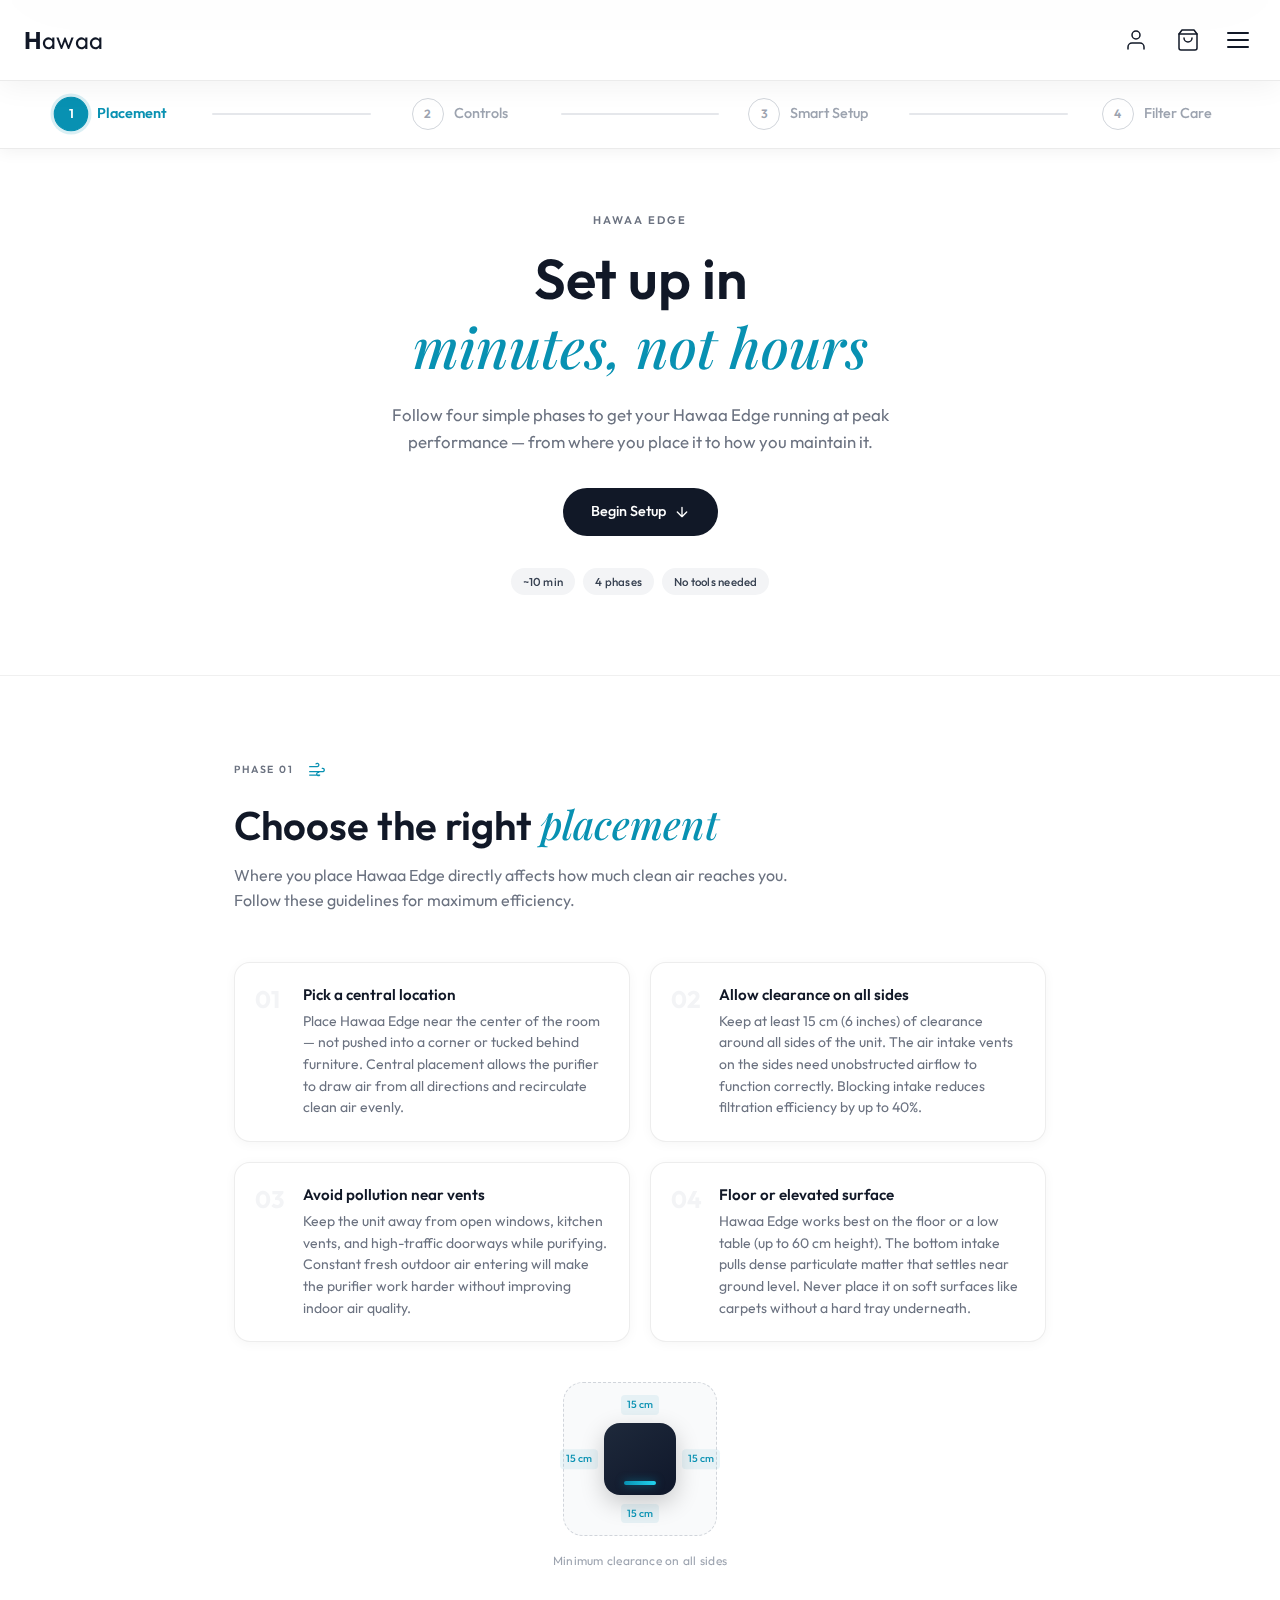
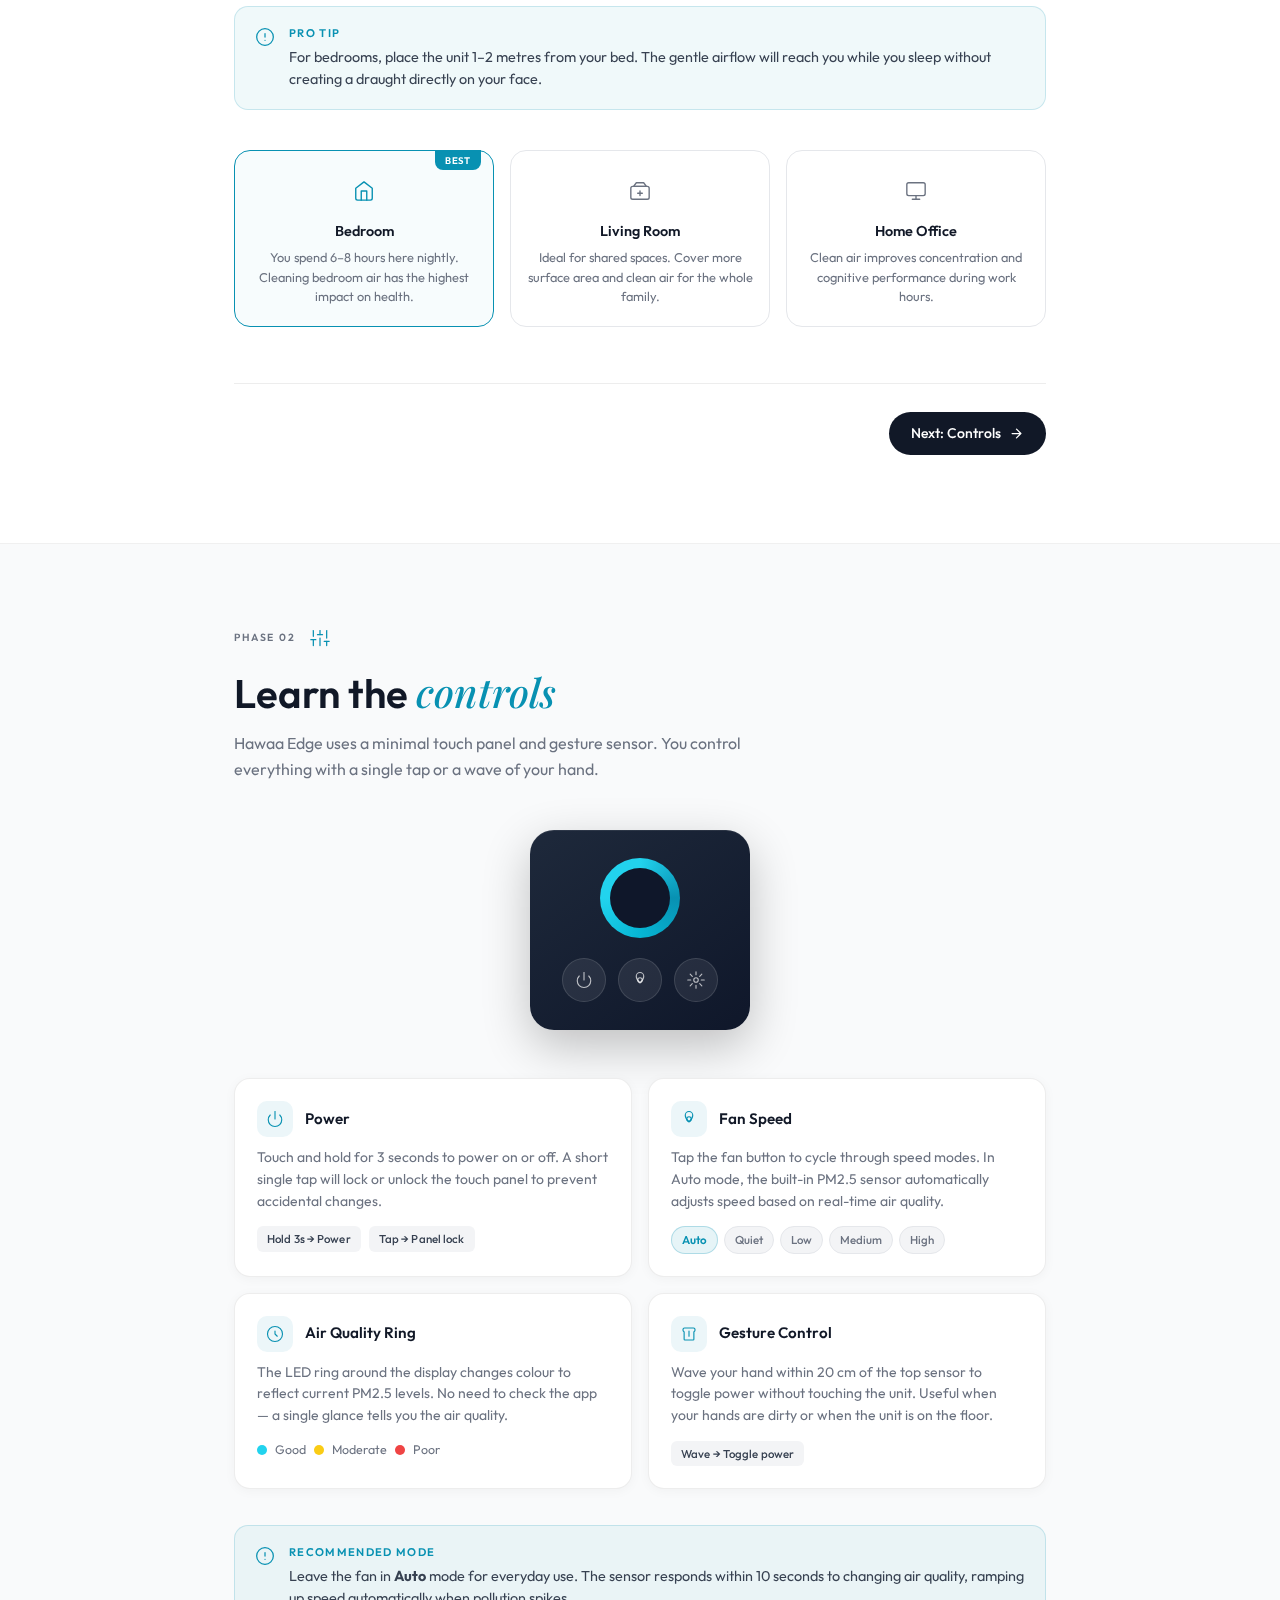
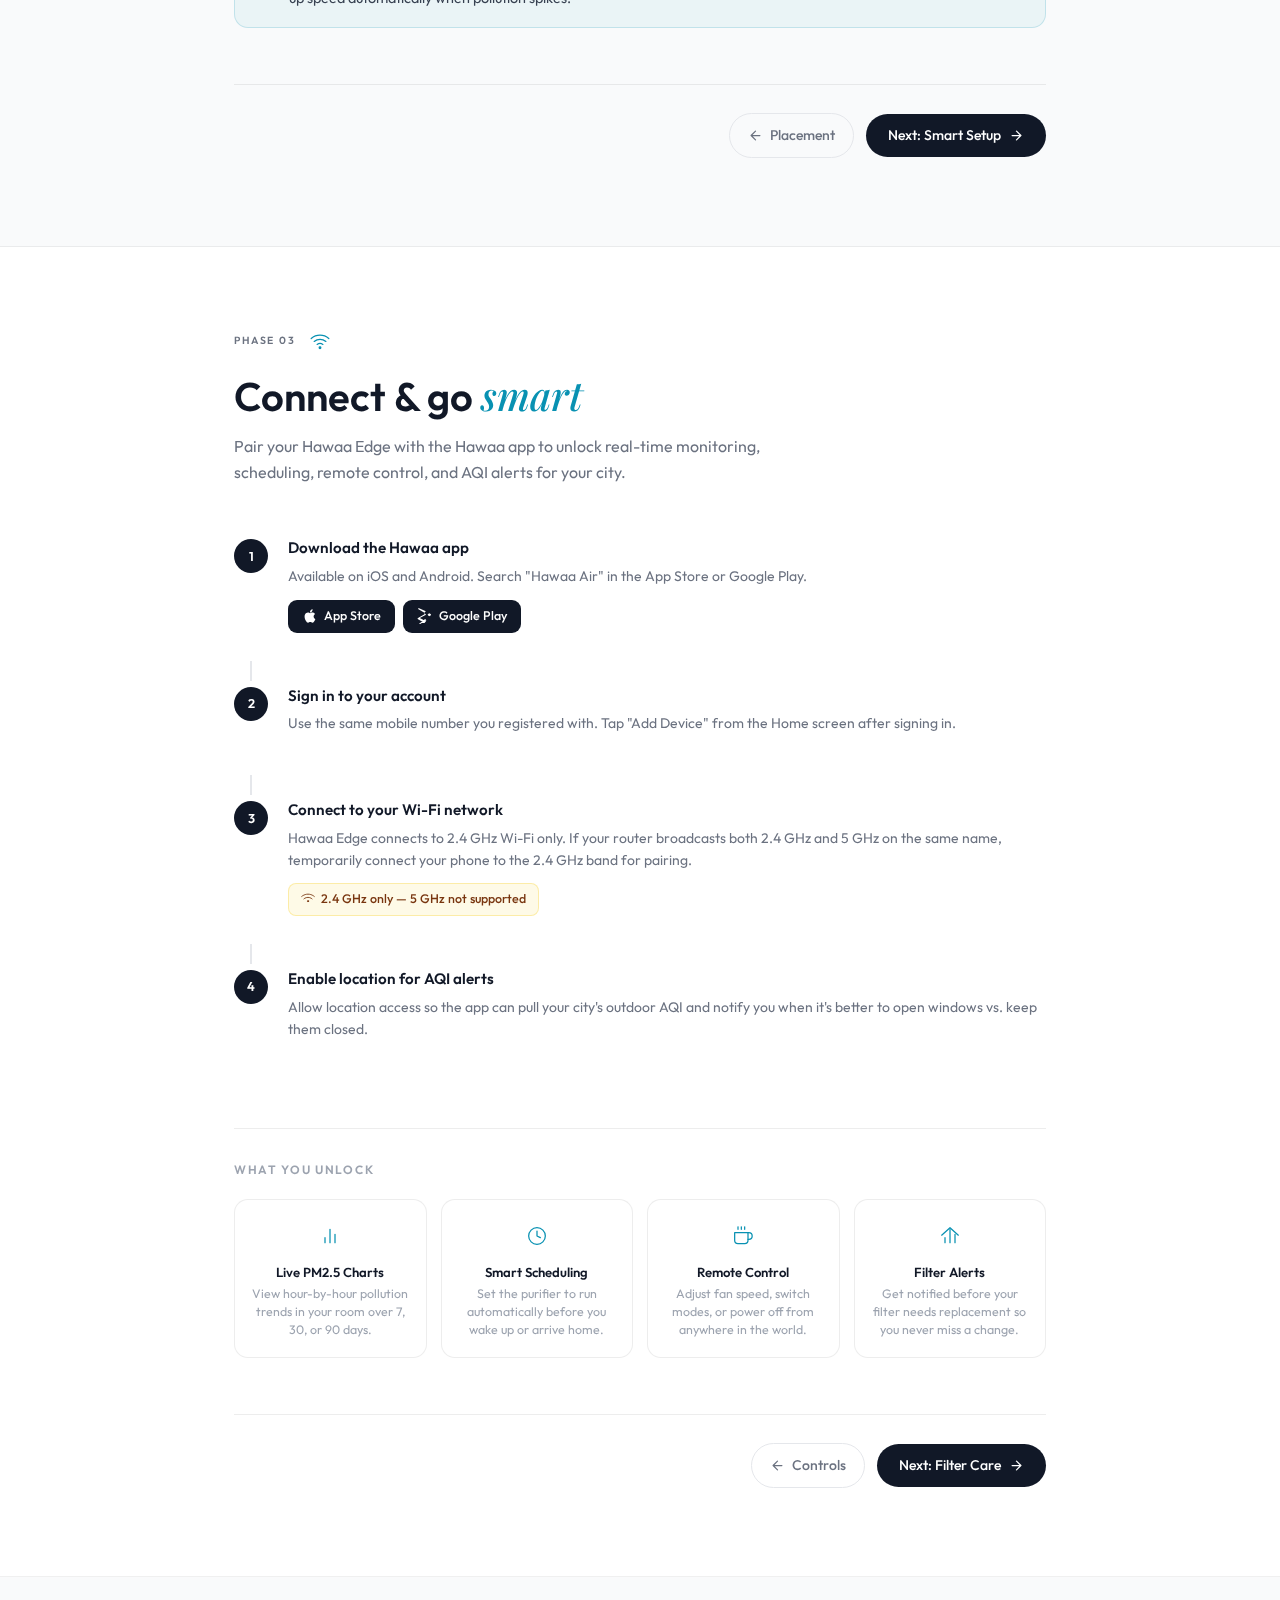
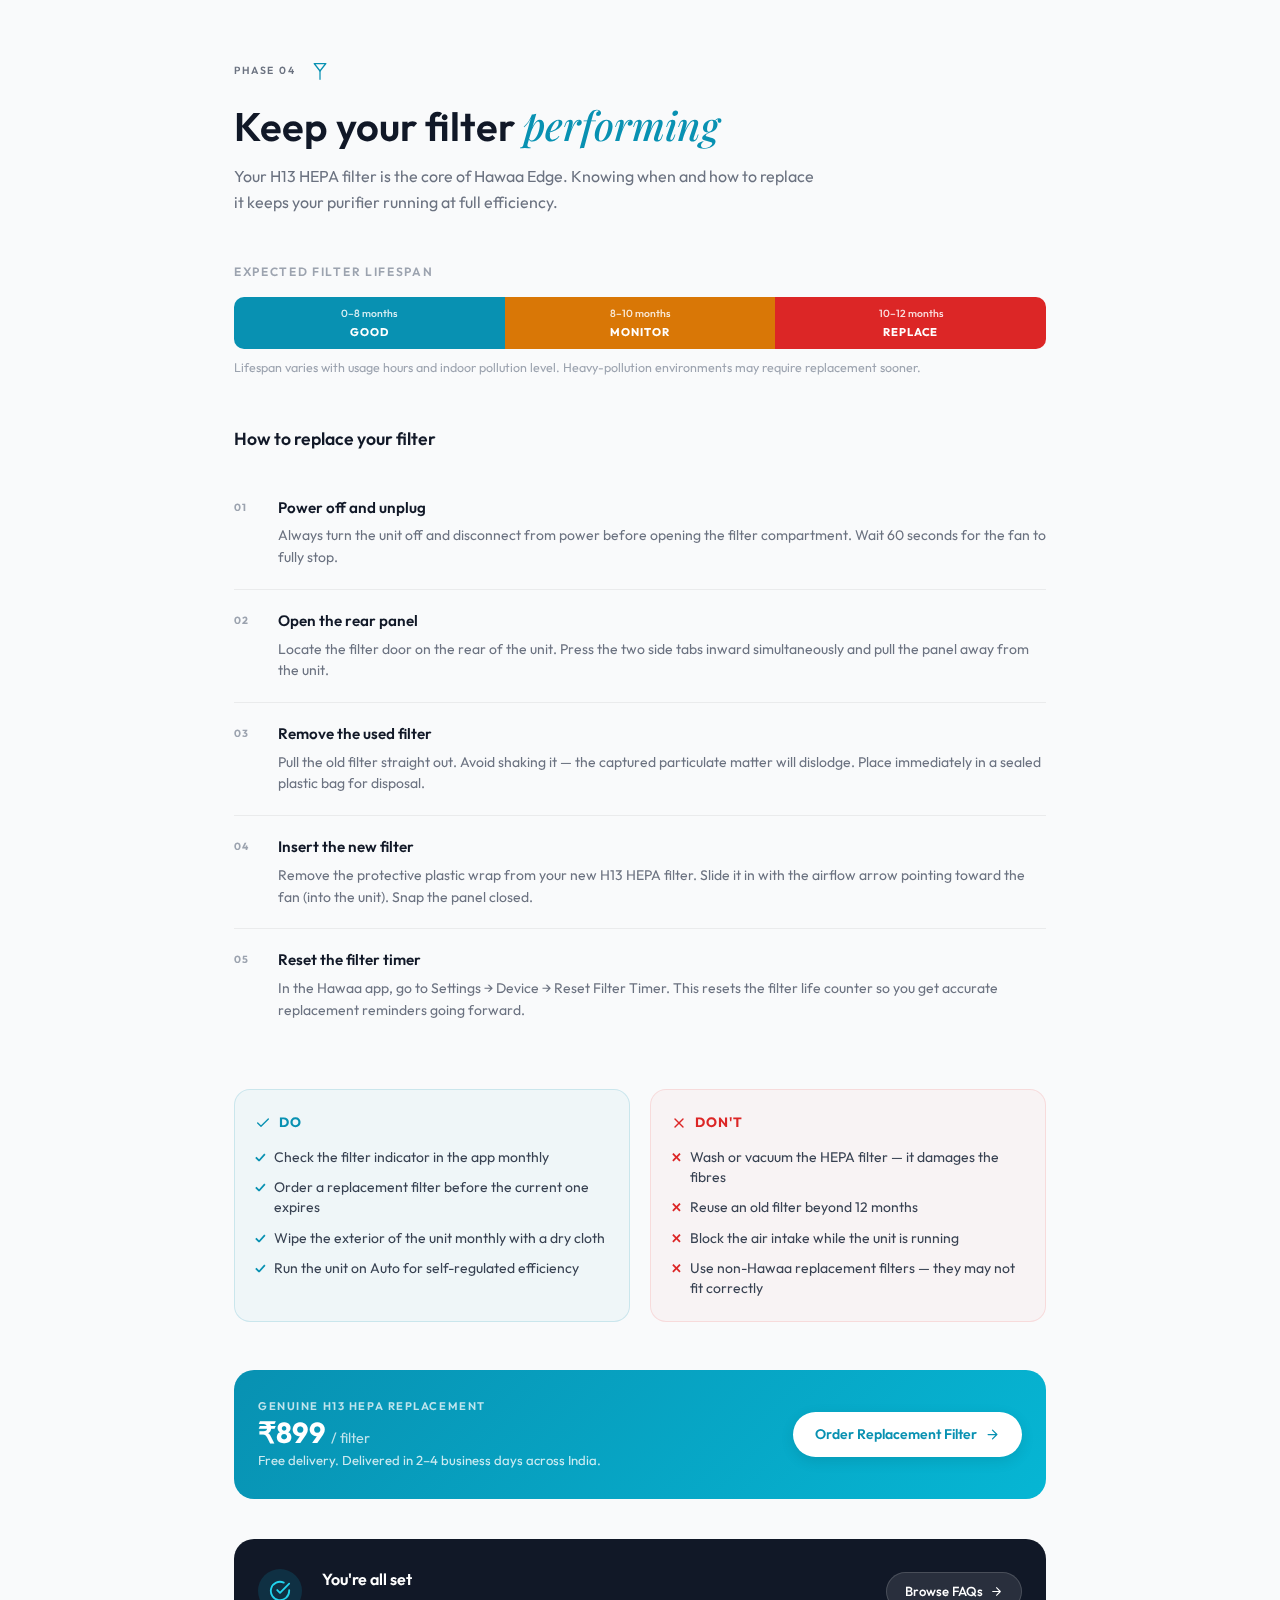
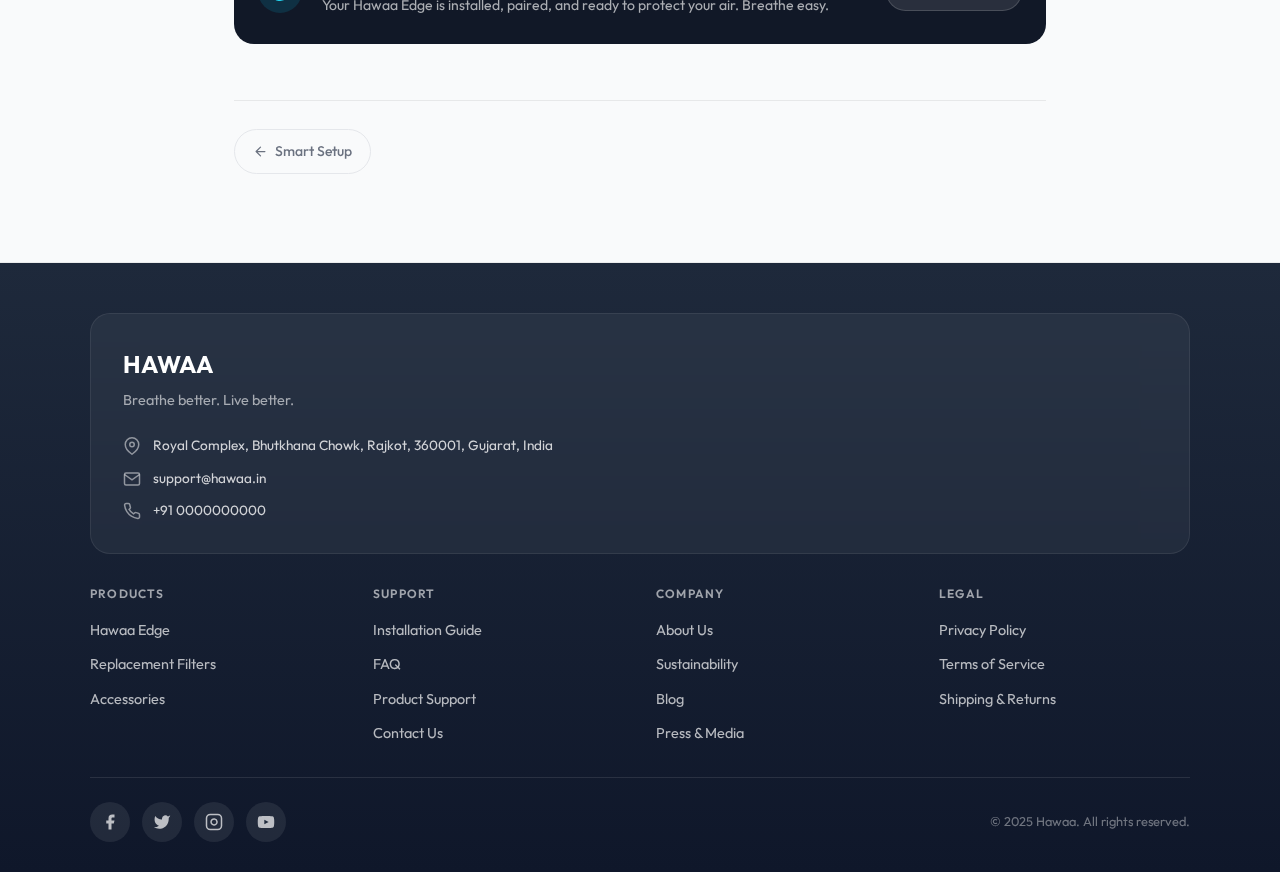
<file: setup.html>
<!DOCTYPE html>
<html lang="en">
<head>
    <meta charset="UTF-8">
    <meta name="viewport" content="width=device-width, initial-scale=1.0">
    <meta name="description" content="Hawaa Edge Setup Guide — Step-by-step installation guide covering placement, controls, smart setup, and filter care.">
    <meta name="keywords" content="Hawaa Edge, setup guide, installation, air purifier, placement, controls, smart setup, filter care">

    <!-- Open Graph -->
    <meta property="og:title" content="Setup Guide — Hawaa Edge">
    <meta property="og:description" content="Get your Hawaa Edge running in minutes. Follow our four-phase setup guide for perfect placement, controls, smart features, and filter care.">
    <meta property="og:type" content="website">

    <title>Setup Guide — Hawaa Edge | Hawaa</title>

    <!-- Google Fonts -->
    <link rel="preconnect" href="https://fonts.googleapis.com">
    <link rel="preconnect" href="https://fonts.gstatic.com" crossorigin>
    <link href="https://fonts.googleapis.com/css2?family=Outfit:wght@300;400;500;600;700&family=Playfair+Display:ital,wght@0,400;0,500;0,600;1,400;1,500&display=swap" rel="stylesheet">

    <link rel="stylesheet" href="css/styles.css">
    <link rel="stylesheet" href="css/setup.css">
    <link rel="icon" href="public/images/favicon.ico" type="image/x-icon">
</head>
<body class="setup-page">

    <!-- ========================================
         SITE HEADER
    ======================================== -->
    <header class="header header-always-scrolled" id="header">
        <div class="header-container">
            <a href="/" class="logo">
                <span class="logo-h">H</span><span class="logo-awaa">awaa</span>
            </a>
            <div class="header-actions">
                <button class="header-profile-btn" id="profile-btn" aria-label="Account">
                    <svg viewBox="0 0 24 24" fill="none" stroke="currentColor" stroke-width="1.5" stroke-linecap="round" stroke-linejoin="round">
                        <path d="M20 21v-2a4 4 0 00-4-4H8a4 4 0 00-4 4v2"/>
                        <circle cx="12" cy="7" r="4"/>
                    </svg>
                </button>
                <a href="buy.html" class="header-cart-btn" id="cart-btn" aria-label="Cart">
                    <svg viewBox="0 0 24 24" fill="none" stroke="currentColor" stroke-width="1.5" stroke-linecap="round" stroke-linejoin="round">
                        <path d="M6 2L3 6v14a2 2 0 002 2h14a2 2 0 002-2V6l-3-4z"/>
                        <line x1="3" y1="6" x2="21" y2="6"/>
                        <path d="M16 10a4 4 0 01-8 0"/>
                    </svg>
                    <span class="cart-badge" id="cart-badge"></span>
                </a>
                <button class="hamburger" id="hamburger" aria-label="Toggle menu">
                    <span class="hamburger-line"></span>
                    <span class="hamburger-line"></span>
                    <span class="hamburger-line"></span>
                </button>
            </div>
        </div>
    </header>

    <!-- Expandable Menu -->
    <div class="menu-overlay" id="menu-overlay"></div>
    <div class="menu-panel" id="menu-panel">
        <div class="menu-panel-inner">
            <nav class="menu-nav">
                <a href="edge.html" class="menu-nav-item">Hawaa Edge</a>
                <a href="blogs.html" class="menu-nav-item">Blog</a>
                <a href="about.html" class="menu-nav-item">About Us</a>
            </nav>
        </div>
    </div>

    <!-- Sign In Modal -->
    <div class="signin-overlay" id="signin-overlay">
        <div class="signin-modal" id="signin-modal">
            <div class="signin-drag-handle"></div>
            <button class="signin-close" id="signin-close" aria-label="Close">
                <svg viewBox="0 0 24 24" fill="none" stroke="currentColor" stroke-width="2" stroke-linecap="round" stroke-linejoin="round">
                    <line x1="18" y1="6" x2="6" y2="18"/>
                    <line x1="6" y1="6" x2="18" y2="18"/>
                </svg>
            </button>
            <div class="signin-step" id="signin-phone-step">
                <h2 class="signin-title">Sign in</h2>
                <p class="signin-subtitle">Enter your mobile number to continue</p>
                <div class="phone-input-group" id="signin-phone-group">
                    <span class="phone-prefix">+91</span>
                    <span class="phone-prefix-divider"></span>
                    <input type="tel" class="phone-input" id="signin-phone" maxlength="10" placeholder="Mobile number" inputmode="numeric" autocomplete="tel-national">
                </div>
                <p class="signin-error" id="signin-phone-error"></p>
                <button class="signin-btn" id="signin-send-otp">Send OTP</button>
            </div>
            <div class="signin-step hidden" id="signin-otp-step">
                <h2 class="signin-title">Verify OTP</h2>
                <p class="signin-subtitle">Enter the 6-digit code sent to <span class="signin-phone-display" id="signin-phone-display"></span></p>
                <div class="otp-input-group">
                    <input type="text" class="otp-input" maxlength="1" inputmode="numeric" autocomplete="one-time-code">
                    <input type="text" class="otp-input" maxlength="1" inputmode="numeric">
                    <input type="text" class="otp-input" maxlength="1" inputmode="numeric">
                    <input type="text" class="otp-input" maxlength="1" inputmode="numeric">
                    <input type="text" class="otp-input" maxlength="1" inputmode="numeric">
                    <input type="text" class="otp-input" maxlength="1" inputmode="numeric">
                </div>
                <p class="signin-error" id="signin-otp-error"></p>
                <button class="signin-btn" id="signin-verify">Verify</button>
                <div class="signin-actions">
                    <button class="signin-back" id="signin-back">
                        <svg viewBox="0 0 24 24" fill="none" stroke="currentColor" stroke-width="2" stroke-linecap="round" stroke-linejoin="round">
                            <path d="M19 12H5"/><path d="M12 19l-7-7 7-7"/>
                        </svg>
                        Change number
                    </button>
                    <button class="signin-resend" id="signin-resend">Resend OTP</button>
                </div>
            </div>
        </div>
    </div>

    <!-- ========================================
         ONBOARDING NAVIGATION SHELL
    ======================================== -->
    <nav class="onboarding-nav" id="onboarding-nav" role="navigation" aria-label="Setup progress">
        <div class="onboarding-nav-inner">

            <!-- Mobile header row: label + progress counter -->
            <div class="onboarding-nav-header">
                <span class="onboarding-nav-label">Setup Guide</span>
                <span class="onboarding-nav-counter" id="onboarding-counter" aria-live="polite">Step 1 of 4</span>
            </div>

            <!-- Steps row (scrollable on mobile, full-width on desktop) -->
            <div class="onboarding-steps-scroll" id="onboarding-steps-scroll">
                <div class="onboarding-steps" id="onboarding-steps" role="list">

                    <!-- Step 1: Placement -->
                    <a href="#section-placement"
                       class="onboarding-step active"
                       data-step="1"
                       data-target="section-placement"
                       role="listitem"
                       aria-current="step"
                       tabindex="0">
                        <div class="onboarding-step-bubble" aria-hidden="true">
                            <span class="onboarding-step-number">1</span>
                            <svg class="onboarding-step-check" viewBox="0 0 24 24" fill="none" stroke="currentColor" stroke-width="2.5" stroke-linecap="round" stroke-linejoin="round">
                                <polyline points="20 6 9 17 4 12"/>
                            </svg>
                        </div>
                        <span class="onboarding-step-label">Placement</span>
                    </a>

                    <div class="onboarding-step-connector" aria-hidden="true">
                        <div class="onboarding-step-connector-fill" id="connector-1"></div>
                    </div>

                    <!-- Step 2: Controls -->
                    <a href="#section-controls"
                       class="onboarding-step upcoming"
                       data-step="2"
                       data-target="section-controls"
                       role="listitem"
                       tabindex="0">
                        <div class="onboarding-step-bubble" aria-hidden="true">
                            <span class="onboarding-step-number">2</span>
                            <svg class="onboarding-step-check" viewBox="0 0 24 24" fill="none" stroke="currentColor" stroke-width="2.5" stroke-linecap="round" stroke-linejoin="round">
                                <polyline points="20 6 9 17 4 12"/>
                            </svg>
                        </div>
                        <span class="onboarding-step-label">Controls</span>
                    </a>

                    <div class="onboarding-step-connector" aria-hidden="true">
                        <div class="onboarding-step-connector-fill" id="connector-2"></div>
                    </div>

                    <!-- Step 3: Smart Setup -->
                    <a href="#section-smart-setup"
                       class="onboarding-step upcoming"
                       data-step="3"
                       data-target="section-smart-setup"
                       role="listitem"
                       tabindex="0">
                        <div class="onboarding-step-bubble" aria-hidden="true">
                            <span class="onboarding-step-number">3</span>
                            <svg class="onboarding-step-check" viewBox="0 0 24 24" fill="none" stroke="currentColor" stroke-width="2.5" stroke-linecap="round" stroke-linejoin="round">
                                <polyline points="20 6 9 17 4 12"/>
                            </svg>
                        </div>
                        <span class="onboarding-step-label">Smart Setup</span>
                    </a>

                    <div class="onboarding-step-connector" aria-hidden="true">
                        <div class="onboarding-step-connector-fill" id="connector-3"></div>
                    </div>

                    <!-- Step 4: Filter Care -->
                    <a href="#section-filter-care"
                       class="onboarding-step upcoming"
                       data-step="4"
                       data-target="section-filter-care"
                       role="listitem"
                       tabindex="0">
                        <div class="onboarding-step-bubble" aria-hidden="true">
                            <span class="onboarding-step-number">4</span>
                            <svg class="onboarding-step-check" viewBox="0 0 24 24" fill="none" stroke="currentColor" stroke-width="2.5" stroke-linecap="round" stroke-linejoin="round">
                                <polyline points="20 6 9 17 4 12"/>
                            </svg>
                        </div>
                        <span class="onboarding-step-label">Filter Care</span>
                    </a>

                </div>
            </div>

        </div>
    </nav>

    <!-- ========================================
         MAIN CONTENT
    ======================================== -->
    <main class="setup-main">

        <!-- ── INTRO HERO ── -->
        <section class="setup-hero">
            <div class="setup-hero-inner">
                <p class="setup-hero-eyebrow">Hawaa Edge</p>
                <h1 class="setup-hero-title">
                    Set up in<br>
                    <em class="setup-hero-italic">minutes, not hours</em>
                </h1>
                <p class="setup-hero-body">
                    Follow four simple phases to get your Hawaa Edge running at peak performance — from where you place it to how you maintain it.
                </p>
                <a href="#section-placement" class="setup-hero-cta" id="setup-start-btn">
                    Begin Setup
                    <svg viewBox="0 0 24 24" fill="none" stroke="currentColor" stroke-width="2" stroke-linecap="round" stroke-linejoin="round">
                        <path d="M12 5v14M5 12l7 7 7-7"/>
                    </svg>
                </a>
            </div>
            <div class="setup-hero-badge-row" aria-hidden="true">
                <span class="setup-badge">~10 min</span>
                <span class="setup-badge">4 phases</span>
                <span class="setup-badge">No tools needed</span>
            </div>
        </section>

        <!-- ═══════════════════════════════════════
             SECTION 1: PLACEMENT
        ════════════════════════════════════════ -->
        <section class="setup-section" id="section-placement" data-step="1">
            <div class="setup-section-inner">

                <header class="setup-section-header">
                    <div class="setup-section-meta">
                        <span class="setup-phase-label">Phase 01</span>
                        <span class="setup-phase-icon" aria-hidden="true">
                            <!-- Wind / air flow icon -->
                            <svg viewBox="0 0 24 24" fill="none" stroke="currentColor" stroke-width="1.5" stroke-linecap="round" stroke-linejoin="round">
                                <path d="M9.59 4.59A2 2 0 1111 8H2"/>
                                <path d="M12.83 14.83A2 2 0 1014 18H2"/>
                                <path d="M17.07 10.07A2 2 0 1118 14H2"/>
                            </svg>
                        </span>
                    </div>
                    <h2 class="setup-section-title">
                        Choose the right <em class="setup-title-italic">placement</em>
                    </h2>
                    <p class="setup-section-subtitle">
                        Where you place Hawaa Edge directly affects how much clean air reaches you. Follow these guidelines for maximum efficiency.
                    </p>
                </header>

                <!-- Step cards -->
                <div class="setup-steps-grid">

                    <div class="setup-step-card">
                        <div class="setup-step-card-number" aria-hidden="true">01</div>
                        <div class="setup-step-card-content">
                            <h3 class="setup-step-card-title">Pick a central location</h3>
                            <p class="setup-step-card-body">
                                Place Hawaa Edge near the center of the room — not pushed into a corner or tucked behind furniture. Central placement allows the purifier to draw air from all directions and recirculate clean air evenly.
                            </p>
                        </div>
                    </div>

                    <div class="setup-step-card">
                        <div class="setup-step-card-number" aria-hidden="true">02</div>
                        <div class="setup-step-card-content">
                            <h3 class="setup-step-card-title">Allow clearance on all sides</h3>
                            <p class="setup-step-card-body">
                                Keep at least 15 cm (6 inches) of clearance around all sides of the unit. The air intake vents on the sides need unobstructed airflow to function correctly. Blocking intake reduces filtration efficiency by up to 40%.
                            </p>
                        </div>
                    </div>

                    <div class="setup-step-card">
                        <div class="setup-step-card-number" aria-hidden="true">03</div>
                        <div class="setup-step-card-content">
                            <h3 class="setup-step-card-title">Avoid pollution near vents</h3>
                            <p class="setup-step-card-body">
                                Keep the unit away from open windows, kitchen vents, and high-traffic doorways while purifying. Constant fresh outdoor air entering will make the purifier work harder without improving indoor air quality.
                            </p>
                        </div>
                    </div>

                    <div class="setup-step-card">
                        <div class="setup-step-card-number" aria-hidden="true">04</div>
                        <div class="setup-step-card-content">
                            <h3 class="setup-step-card-title">Floor or elevated surface</h3>
                            <p class="setup-step-card-body">
                                Hawaa Edge works best on the floor or a low table (up to 60 cm height). The bottom intake pulls dense particulate matter that settles near ground level. Never place it on soft surfaces like carpets without a hard tray underneath.
                            </p>
                        </div>
                    </div>

                </div>

                <!-- Placement diagram -->
                <div class="setup-diagram" aria-label="Clearance diagram showing 15cm spacing on all sides">
                    <div class="setup-diagram-room">
                        <div class="setup-diagram-unit" aria-hidden="true">
                            <div class="setup-diagram-unit-body">
                                <div class="setup-diagram-unit-led"></div>
                            </div>
                            <div class="setup-diagram-arrow setup-diagram-arrow-top">
                                <span>15 cm</span>
                            </div>
                            <div class="setup-diagram-arrow setup-diagram-arrow-right">
                                <span>15 cm</span>
                            </div>
                            <div class="setup-diagram-arrow setup-diagram-arrow-bottom">
                                <span>15 cm</span>
                            </div>
                            <div class="setup-diagram-arrow setup-diagram-arrow-left">
                                <span>15 cm</span>
                            </div>
                        </div>
                    </div>
                    <p class="setup-diagram-caption">Minimum clearance on all sides</p>
                </div>

                <!-- Tip -->
                <div class="setup-tip">
                    <div class="setup-tip-icon" aria-hidden="true">
                        <svg viewBox="0 0 24 24" fill="none" stroke="currentColor" stroke-width="1.5" stroke-linecap="round" stroke-linejoin="round">
                            <circle cx="12" cy="12" r="10"/>
                            <line x1="12" y1="8" x2="12" y2="12"/>
                            <line x1="12" y1="16" x2="12.01" y2="16"/>
                        </svg>
                    </div>
                    <div>
                        <p class="setup-tip-label">Pro Tip</p>
                        <p class="setup-tip-text">For bedrooms, place the unit 1–2 metres from your bed. The gentle airflow will reach you while you sleep without creating a draught directly on your face.</p>
                    </div>
                </div>

                <!-- Room recommendation cards -->
                <div class="setup-room-grid">
                    <div class="setup-room-card setup-room-card--recommended">
                        <div class="setup-room-card-badge">Best</div>
                        <div class="setup-room-card-icon" aria-hidden="true">
                            <svg viewBox="0 0 24 24" fill="none" stroke="currentColor" stroke-width="1.5" stroke-linecap="round" stroke-linejoin="round">
                                <path d="M3 9l9-7 9 7v11a2 2 0 01-2 2H5a2 2 0 01-2-2z"/>
                                <polyline points="9 22 9 12 15 12 15 22"/>
                            </svg>
                        </div>
                        <h4 class="setup-room-card-title">Bedroom</h4>
                        <p class="setup-room-card-body">You spend 6–8 hours here nightly. Cleaning bedroom air has the highest impact on health.</p>
                    </div>
                    <div class="setup-room-card">
                        <div class="setup-room-card-icon" aria-hidden="true">
                            <svg viewBox="0 0 24 24" fill="none" stroke="currentColor" stroke-width="1.5" stroke-linecap="round" stroke-linejoin="round">
                                <rect x="2" y="7" width="20" height="14" rx="2"/>
                                <path d="M16 3H8L5 7h14l-3-4z"/>
                                <line x1="12" y1="12" x2="12" y2="17"/>
                                <line x1="9.5" y1="14.5" x2="14.5" y2="14.5"/>
                            </svg>
                        </div>
                        <h4 class="setup-room-card-title">Living Room</h4>
                        <p class="setup-room-card-body">Ideal for shared spaces. Cover more surface area and clean air for the whole family.</p>
                    </div>
                    <div class="setup-room-card">
                        <div class="setup-room-card-icon" aria-hidden="true">
                            <svg viewBox="0 0 24 24" fill="none" stroke="currentColor" stroke-width="1.5" stroke-linecap="round" stroke-linejoin="round">
                                <rect x="2" y="3" width="20" height="14" rx="2"/>
                                <line x1="8" y1="21" x2="16" y2="21"/>
                                <line x1="12" y1="17" x2="12" y2="21"/>
                            </svg>
                        </div>
                        <h4 class="setup-room-card-title">Home Office</h4>
                        <p class="setup-room-card-body">Clean air improves concentration and cognitive performance during work hours.</p>
                    </div>
                </div>

                <div class="setup-section-nav">
                    <a href="#section-controls" class="setup-next-btn" data-next="2">
                        Next: Controls
                        <svg viewBox="0 0 24 24" fill="none" stroke="currentColor" stroke-width="2" stroke-linecap="round" stroke-linejoin="round">
                            <path d="M5 12h14M12 5l7 7-7 7"/>
                        </svg>
                    </a>
                </div>

            </div>
        </section>

        <!-- ═══════════════════════════════════════
             SECTION 2: CONTROLS
        ════════════════════════════════════════ -->
        <section class="setup-section setup-section--alt" id="section-controls" data-step="2">
            <div class="setup-section-inner">

                <header class="setup-section-header">
                    <div class="setup-section-meta">
                        <span class="setup-phase-label">Phase 02</span>
                        <span class="setup-phase-icon" aria-hidden="true">
                            <!-- Sliders icon -->
                            <svg viewBox="0 0 24 24" fill="none" stroke="currentColor" stroke-width="1.5" stroke-linecap="round" stroke-linejoin="round">
                                <line x1="4" y1="21" x2="4" y2="14"/>
                                <line x1="4" y1="10" x2="4" y2="3"/>
                                <line x1="12" y1="21" x2="12" y2="12"/>
                                <line x1="12" y1="8" x2="12" y2="3"/>
                                <line x1="20" y1="21" x2="20" y2="16"/>
                                <line x1="20" y1="12" x2="20" y2="3"/>
                                <line x1="1" y1="14" x2="7" y2="14"/>
                                <line x1="9" y1="8" x2="15" y2="8"/>
                                <line x1="17" y1="16" x2="23" y2="16"/>
                            </svg>
                        </span>
                    </div>
                    <h2 class="setup-section-title">
                        Learn the <em class="setup-title-italic">controls</em>
                    </h2>
                    <p class="setup-section-subtitle">
                        Hawaa Edge uses a minimal touch panel and gesture sensor. You control everything with a single tap or a wave of your hand.
                    </p>
                </header>

                <!-- Control panel visual -->
                <div class="setup-control-panel" aria-label="Control panel diagram">
                    <div class="setup-control-panel-body">
                        <!-- LED ring -->
                        <div class="setup-control-led-ring">
                            <div class="setup-control-led-inner"></div>
                        </div>
                        <!-- Touch buttons -->
                        <div class="setup-control-buttons">
                            <div class="setup-control-btn" data-label="Power">
                                <svg viewBox="0 0 24 24" fill="none" stroke="currentColor" stroke-width="1.5" stroke-linecap="round" stroke-linejoin="round">
                                    <path d="M18.36 6.64a9 9 0 11-12.73 0"/>
                                    <line x1="12" y1="2" x2="12" y2="12"/>
                                </svg>
                            </div>
                            <div class="setup-control-btn" data-label="Fan Speed">
                                <svg viewBox="0 0 24 24" fill="none" stroke="currentColor" stroke-width="1.5" stroke-linecap="round" stroke-linejoin="round">
                                    <path d="M12 2a5 5 0 015 5c0 4.5-5 9-5 9S7 11.5 7 7a5 5 0 015-5z"/>
                                    <circle cx="12" cy="12" r="3"/>
                                </svg>
                            </div>
                            <div class="setup-control-btn" data-label="Mode">
                                <svg viewBox="0 0 24 24" fill="none" stroke="currentColor" stroke-width="1.5" stroke-linecap="round" stroke-linejoin="round">
                                    <circle cx="12" cy="12" r="3"/>
                                    <path d="M12 1v4M12 19v4M4.22 4.22l2.83 2.83M16.95 16.95l2.83 2.83M1 12h4M19 12h4M4.22 19.78l2.83-2.83M16.95 7.05l2.83-2.83"/>
                                </svg>
                            </div>
                        </div>
                    </div>
                </div>

                <!-- Control cards -->
                <div class="setup-control-grid">

                    <div class="setup-control-card">
                        <div class="setup-control-card-header">
                            <div class="setup-control-card-icon" aria-hidden="true">
                                <svg viewBox="0 0 24 24" fill="none" stroke="currentColor" stroke-width="1.5" stroke-linecap="round" stroke-linejoin="round">
                                    <path d="M18.36 6.64a9 9 0 11-12.73 0"/><line x1="12" y1="2" x2="12" y2="12"/>
                                </svg>
                            </div>
                            <h3 class="setup-control-card-title">Power</h3>
                        </div>
                        <p class="setup-control-card-body">Touch and hold for 3 seconds to power on or off. A short single tap will lock or unlock the touch panel to prevent accidental changes.</p>
                        <div class="setup-control-card-gesture">
                            <span class="setup-gesture-tag">Hold 3s → Power</span>
                            <span class="setup-gesture-tag">Tap → Panel lock</span>
                        </div>
                    </div>

                    <div class="setup-control-card">
                        <div class="setup-control-card-header">
                            <div class="setup-control-card-icon" aria-hidden="true">
                                <svg viewBox="0 0 24 24" fill="none" stroke="currentColor" stroke-width="1.5" stroke-linecap="round" stroke-linejoin="round">
                                    <path d="M12 2a5 5 0 015 5c0 4.5-5 9-5 9S7 11.5 7 7a5 5 0 015-5z"/><circle cx="12" cy="12" r="3"/>
                                </svg>
                            </div>
                            <h3 class="setup-control-card-title">Fan Speed</h3>
                        </div>
                        <p class="setup-control-card-body">Tap the fan button to cycle through speed modes. In Auto mode, the built-in PM2.5 sensor automatically adjusts speed based on real-time air quality.</p>
                        <div class="setup-control-card-speeds">
                            <span class="setup-speed-chip setup-speed-chip--auto">Auto</span>
                            <span class="setup-speed-chip">Quiet</span>
                            <span class="setup-speed-chip">Low</span>
                            <span class="setup-speed-chip">Medium</span>
                            <span class="setup-speed-chip">High</span>
                        </div>
                    </div>

                    <div class="setup-control-card">
                        <div class="setup-control-card-header">
                            <div class="setup-control-card-icon" aria-hidden="true">
                                <svg viewBox="0 0 24 24" fill="none" stroke="currentColor" stroke-width="1.5" stroke-linecap="round" stroke-linejoin="round">
                                    <circle cx="12" cy="12" r="10"/>
                                    <path d="M12 8v4l3 3"/>
                                </svg>
                            </div>
                            <h3 class="setup-control-card-title">Air Quality Ring</h3>
                        </div>
                        <p class="setup-control-card-body">The LED ring around the display changes colour to reflect current PM2.5 levels. No need to check the app — a single glance tells you the air quality.</p>
                        <div class="setup-aqi-ring-legend">
                            <div class="setup-aqi-dot setup-aqi-dot--good"></div>
                            <span>Good</span>
                            <div class="setup-aqi-dot setup-aqi-dot--moderate"></div>
                            <span>Moderate</span>
                            <div class="setup-aqi-dot setup-aqi-dot--poor"></div>
                            <span>Poor</span>
                        </div>
                    </div>

                    <div class="setup-control-card">
                        <div class="setup-control-card-header">
                            <div class="setup-control-card-icon" aria-hidden="true">
                                <svg viewBox="0 0 24 24" fill="none" stroke="currentColor" stroke-width="1.5" stroke-linecap="round" stroke-linejoin="round">
                                    <path d="M18 4H6C4.9 4 4 4.9 4 6v1a2 2 0 001.5 1.9V19a1 1 0 001 1h11a1 1 0 001-1V8.9A2 2 0 0020 7V6c0-1.1-.9-2-2-2z"/>
                                    <line x1="12" y1="8" x2="12" y2="15"/>
                                </svg>
                            </div>
                            <h3 class="setup-control-card-title">Gesture Control</h3>
                        </div>
                        <p class="setup-control-card-body">Wave your hand within 20 cm of the top sensor to toggle power without touching the unit. Useful when your hands are dirty or when the unit is on the floor.</p>
                        <div class="setup-control-card-gesture">
                            <span class="setup-gesture-tag">Wave → Toggle power</span>
                        </div>
                    </div>

                </div>

                <div class="setup-tip">
                    <div class="setup-tip-icon" aria-hidden="true">
                        <svg viewBox="0 0 24 24" fill="none" stroke="currentColor" stroke-width="1.5" stroke-linecap="round" stroke-linejoin="round">
                            <circle cx="12" cy="12" r="10"/><line x1="12" y1="8" x2="12" y2="12"/><line x1="12" y1="16" x2="12.01" y2="16"/>
                        </svg>
                    </div>
                    <div>
                        <p class="setup-tip-label">Recommended Mode</p>
                        <p class="setup-tip-text">Leave the fan in <strong>Auto</strong> mode for everyday use. The sensor responds within 10 seconds to changing air quality, ramping up speed automatically when pollution spikes.</p>
                    </div>
                </div>

                <div class="setup-section-nav">
                    <a href="#section-placement" class="setup-back-btn">
                        <svg viewBox="0 0 24 24" fill="none" stroke="currentColor" stroke-width="2" stroke-linecap="round" stroke-linejoin="round">
                            <path d="M19 12H5M12 19l-7-7 7-7"/>
                        </svg>
                        Placement
                    </a>
                    <a href="#section-smart-setup" class="setup-next-btn" data-next="3">
                        Next: Smart Setup
                        <svg viewBox="0 0 24 24" fill="none" stroke="currentColor" stroke-width="2" stroke-linecap="round" stroke-linejoin="round">
                            <path d="M5 12h14M12 5l7 7-7 7"/>
                        </svg>
                    </a>
                </div>

            </div>
        </section>

        <!-- ═══════════════════════════════════════
             SECTION 3: SMART SETUP
        ════════════════════════════════════════ -->
        <section class="setup-section" id="section-smart-setup" data-step="3">
            <div class="setup-section-inner">

                <header class="setup-section-header">
                    <div class="setup-section-meta">
                        <span class="setup-phase-label">Phase 03</span>
                        <span class="setup-phase-icon" aria-hidden="true">
                            <!-- WiFi / smart icon -->
                            <svg viewBox="0 0 24 24" fill="none" stroke="currentColor" stroke-width="1.5" stroke-linecap="round" stroke-linejoin="round">
                                <path d="M5 12.55a11 11 0 0114.08 0"/>
                                <path d="M1.42 9a16 16 0 0121.16 0"/>
                                <path d="M8.53 16.11a6 6 0 016.95 0"/>
                                <circle cx="12" cy="20" r="1" fill="currentColor"/>
                            </svg>
                        </span>
                    </div>
                    <h2 class="setup-section-title">
                        Connect &amp; go <em class="setup-title-italic">smart</em>
                    </h2>
                    <p class="setup-section-subtitle">
                        Pair your Hawaa Edge with the Hawaa app to unlock real-time monitoring, scheduling, remote control, and AQI alerts for your city.
                    </p>
                </header>

                <!-- App setup flow -->
                <div class="setup-app-flow">

                    <div class="setup-app-step">
                        <div class="setup-app-step-num" aria-hidden="true">1</div>
                        <div class="setup-app-step-content">
                            <h3 class="setup-app-step-title">Download the Hawaa app</h3>
                            <p class="setup-app-step-body">Available on iOS and Android. Search "Hawaa Air" in the App Store or Google Play.</p>
                            <div class="setup-app-badges">
                                <div class="setup-store-badge">
                                    <svg viewBox="0 0 24 24" fill="currentColor" width="16" height="16"><path d="M18.71 19.5c-.83 1.24-1.71 2.45-3.05 2.47-1.34.03-1.77-.79-3.29-.79-1.53 0-2 .77-3.27.82-1.31.05-2.3-1.32-3.14-2.53C4.25 17 2.94 12.45 4.7 9.39c.87-1.52 2.43-2.48 4.12-2.51 1.28-.02 2.5.87 3.29.87.78 0 2.26-1.07 3.8-.91.65.03 2.47.26 3.64 1.98-.09.06-2.17 1.28-2.15 3.81.03 3.02 2.65 4.03 2.68 4.04-.03.07-.42 1.44-1.38 2.83M13 3.5c.73-.83 1.94-1.46 2.94-1.5.13 1.17-.34 2.35-1.04 3.19-.69.85-1.83 1.51-2.95 1.42-.15-1.15.41-2.35 1.05-3.11z"/></svg>
                                    App Store
                                </div>
                                <div class="setup-store-badge">
                                    <svg viewBox="0 0 24 24" fill="currentColor" width="16" height="16"><path d="M3.18 23.77a1 1 0 001.37.37l9.68-5.59-2.08-2.08-8.97 7.3zM20.42 9.18l-2.3-1.33-2.32 2.33 2.32 2.33 2.32-1.34a1.4 1.4 0 000-2zm-17.24-8.95a1 1 0 00-1 1.72L11.15 7l2.08-2.08L3.18.23zm8.05 9.18l-9.68 5.59a1 1 0 000 1.73l9.68 5.59 2.32-2.33-9.37-4.99 9.37-4.99-2.32-2.33v.01z"/></svg>
                                    Google Play
                                </div>
                            </div>
                        </div>
                    </div>

                    <div class="setup-app-step-connector" aria-hidden="true"></div>

                    <div class="setup-app-step">
                        <div class="setup-app-step-num" aria-hidden="true">2</div>
                        <div class="setup-app-step-content">
                            <h3 class="setup-app-step-title">Sign in to your account</h3>
                            <p class="setup-app-step-body">Use the same mobile number you registered with. Tap "Add Device" from the Home screen after signing in.</p>
                        </div>
                    </div>

                    <div class="setup-app-step-connector" aria-hidden="true"></div>

                    <div class="setup-app-step">
                        <div class="setup-app-step-num" aria-hidden="true">3</div>
                        <div class="setup-app-step-content">
                            <h3 class="setup-app-step-title">Connect to your Wi-Fi network</h3>
                            <p class="setup-app-step-body">Hawaa Edge connects to 2.4 GHz Wi-Fi only. If your router broadcasts both 2.4 GHz and 5 GHz on the same name, temporarily connect your phone to the 2.4 GHz band for pairing.</p>
                            <div class="setup-wifi-note">
                                <svg viewBox="0 0 24 24" fill="none" stroke="currentColor" stroke-width="1.5" stroke-linecap="round" stroke-linejoin="round" width="14" height="14">
                                    <path d="M1 6s4-4 11-4 11 4 11 4"/><path d="M5 10s2.5-2.5 7-2.5S19 10 19 10"/><circle cx="12" cy="14" r="1" fill="currentColor"/>
                                </svg>
                                2.4 GHz only — 5 GHz not supported
                            </div>
                        </div>
                    </div>

                    <div class="setup-app-step-connector" aria-hidden="true"></div>

                    <div class="setup-app-step">
                        <div class="setup-app-step-num" aria-hidden="true">4</div>
                        <div class="setup-app-step-content">
                            <h3 class="setup-app-step-title">Enable location for AQI alerts</h3>
                            <p class="setup-app-step-body">Allow location access so the app can pull your city's outdoor AQI and notify you when it's better to open windows vs. keep them closed.</p>
                        </div>
                    </div>

                </div>

                <!-- Smart features grid -->
                <div class="setup-smart-features">
                    <h3 class="setup-smart-features-title">What you unlock</h3>
                    <div class="setup-smart-features-grid">
                        <div class="setup-smart-feature-card">
                            <div class="setup-smart-feature-icon" aria-hidden="true">
                                <svg viewBox="0 0 24 24" fill="none" stroke="currentColor" stroke-width="1.5" stroke-linecap="round" stroke-linejoin="round">
                                    <path d="M18 20V10M12 20V4M6 20v-6"/>
                                </svg>
                            </div>
                            <h4 class="setup-smart-feature-name">Live PM2.5 Charts</h4>
                            <p class="setup-smart-feature-desc">View hour-by-hour pollution trends in your room over 7, 30, or 90 days.</p>
                        </div>
                        <div class="setup-smart-feature-card">
                            <div class="setup-smart-feature-icon" aria-hidden="true">
                                <svg viewBox="0 0 24 24" fill="none" stroke="currentColor" stroke-width="1.5" stroke-linecap="round" stroke-linejoin="round">
                                    <circle cx="12" cy="12" r="10"/>
                                    <polyline points="12 6 12 12 16 14"/>
                                </svg>
                            </div>
                            <h4 class="setup-smart-feature-name">Smart Scheduling</h4>
                            <p class="setup-smart-feature-desc">Set the purifier to run automatically before you wake up or arrive home.</p>
                        </div>
                        <div class="setup-smart-feature-card">
                            <div class="setup-smart-feature-icon" aria-hidden="true">
                                <svg viewBox="0 0 24 24" fill="none" stroke="currentColor" stroke-width="1.5" stroke-linecap="round" stroke-linejoin="round">
                                    <path d="M18 8h1a4 4 0 010 8h-1"/><path d="M2 8h16v9a4 4 0 01-4 4H6a4 4 0 01-4-4V8z"/><line x1="6" y1="1" x2="6" y2="4"/><line x1="10" y1="1" x2="10" y2="4"/><line x1="14" y1="1" x2="14" y2="4"/>
                                </svg>
                            </div>
                            <h4 class="setup-smart-feature-name">Remote Control</h4>
                            <p class="setup-smart-feature-desc">Adjust fan speed, switch modes, or power off from anywhere in the world.</p>
                        </div>
                        <div class="setup-smart-feature-card">
                            <div class="setup-smart-feature-icon" aria-hidden="true">
                                <svg viewBox="0 0 24 24" fill="none" stroke="currentColor" stroke-width="1.5" stroke-linecap="round" stroke-linejoin="round">
                                    <path d="M18 20V10M12 20V4M6 20v-6"/><path d="M22 11l-10-9L2 11"/>
                                </svg>
                            </div>
                            <h4 class="setup-smart-feature-name">Filter Alerts</h4>
                            <p class="setup-smart-feature-desc">Get notified before your filter needs replacement so you never miss a change.</p>
                        </div>
                    </div>
                </div>

                <div class="setup-section-nav">
                    <a href="#section-controls" class="setup-back-btn">
                        <svg viewBox="0 0 24 24" fill="none" stroke="currentColor" stroke-width="2" stroke-linecap="round" stroke-linejoin="round">
                            <path d="M19 12H5M12 19l-7-7 7-7"/>
                        </svg>
                        Controls
                    </a>
                    <a href="#section-filter-care" class="setup-next-btn" data-next="4">
                        Next: Filter Care
                        <svg viewBox="0 0 24 24" fill="none" stroke="currentColor" stroke-width="2" stroke-linecap="round" stroke-linejoin="round">
                            <path d="M5 12h14M12 5l7 7-7 7"/>
                        </svg>
                    </a>
                </div>

            </div>
        </section>

        <!-- ═══════════════════════════════════════
             SECTION 4: FILTER CARE
        ════════════════════════════════════════ -->
        <section class="setup-section setup-section--alt" id="section-filter-care" data-step="4">
            <div class="setup-section-inner">

                <header class="setup-section-header">
                    <div class="setup-section-meta">
                        <span class="setup-phase-label">Phase 04</span>
                        <span class="setup-phase-icon" aria-hidden="true">
                            <!-- Leaf / filter icon -->
                            <svg viewBox="0 0 24 24" fill="none" stroke="currentColor" stroke-width="1.5" stroke-linecap="round" stroke-linejoin="round">
                                <path d="M12 22V12"/>
                                <path d="M5 3l7 9 7-9c-4 0-14 0-14 0z"/>
                            </svg>
                        </span>
                    </div>
                    <h2 class="setup-section-title">
                        Keep your filter <em class="setup-title-italic">performing</em>
                    </h2>
                    <p class="setup-section-subtitle">
                        Your H13 HEPA filter is the core of Hawaa Edge. Knowing when and how to replace it keeps your purifier running at full efficiency.
                    </p>
                </header>

                <!-- Filter lifespan bar -->
                <div class="setup-filter-lifespan">
                    <h3 class="setup-filter-lifespan-title">Expected filter lifespan</h3>
                    <div class="setup-filter-lifespan-bar" aria-label="Filter lifespan scale">
                        <div class="setup-filter-lifespan-track">
                            <div class="setup-filter-lifespan-segment setup-filter-lifespan-segment--good">
                                <span>0–8 months</span>
                                <div class="setup-filter-lifespan-label">Good</div>
                            </div>
                            <div class="setup-filter-lifespan-segment setup-filter-lifespan-segment--moderate">
                                <span>8–10 months</span>
                                <div class="setup-filter-lifespan-label">Monitor</div>
                            </div>
                            <div class="setup-filter-lifespan-segment setup-filter-lifespan-segment--replace">
                                <span>10–12 months</span>
                                <div class="setup-filter-lifespan-label">Replace</div>
                            </div>
                        </div>
                    </div>
                    <p class="setup-filter-lifespan-note">Lifespan varies with usage hours and indoor pollution level. Heavy-pollution environments may require replacement sooner.</p>
                </div>

                <!-- Replacement steps -->
                <div class="setup-filter-steps">
                    <h3 class="setup-filter-steps-title">How to replace your filter</h3>
                    <div class="setup-filter-step-list">

                        <div class="setup-filter-step">
                            <div class="setup-filter-step-num" aria-hidden="true">01</div>
                            <div class="setup-filter-step-content">
                                <h4 class="setup-filter-step-title">Power off and unplug</h4>
                                <p class="setup-filter-step-body">Always turn the unit off and disconnect from power before opening the filter compartment. Wait 60 seconds for the fan to fully stop.</p>
                            </div>
                        </div>

                        <div class="setup-filter-step">
                            <div class="setup-filter-step-num" aria-hidden="true">02</div>
                            <div class="setup-filter-step-content">
                                <h4 class="setup-filter-step-title">Open the rear panel</h4>
                                <p class="setup-filter-step-body">Locate the filter door on the rear of the unit. Press the two side tabs inward simultaneously and pull the panel away from the unit.</p>
                            </div>
                        </div>

                        <div class="setup-filter-step">
                            <div class="setup-filter-step-num" aria-hidden="true">03</div>
                            <div class="setup-filter-step-content">
                                <h4 class="setup-filter-step-title">Remove the used filter</h4>
                                <p class="setup-filter-step-body">Pull the old filter straight out. Avoid shaking it — the captured particulate matter will dislodge. Place immediately in a sealed plastic bag for disposal.</p>
                            </div>
                        </div>

                        <div class="setup-filter-step">
                            <div class="setup-filter-step-num" aria-hidden="true">04</div>
                            <div class="setup-filter-step-content">
                                <h4 class="setup-filter-step-title">Insert the new filter</h4>
                                <p class="setup-filter-step-body">Remove the protective plastic wrap from your new H13 HEPA filter. Slide it in with the airflow arrow pointing toward the fan (into the unit). Snap the panel closed.</p>
                            </div>
                        </div>

                        <div class="setup-filter-step">
                            <div class="setup-filter-step-num" aria-hidden="true">05</div>
                            <div class="setup-filter-step-content">
                                <h4 class="setup-filter-step-title">Reset the filter timer</h4>
                                <p class="setup-filter-step-body">In the Hawaa app, go to Settings → Device → Reset Filter Timer. This resets the filter life counter so you get accurate replacement reminders going forward.</p>
                            </div>
                        </div>

                    </div>
                </div>

                <!-- Do / Don't -->
                <div class="setup-dos-donts">
                    <div class="setup-dos">
                        <h3 class="setup-dos-title">
                            <svg viewBox="0 0 24 24" fill="none" stroke="currentColor" stroke-width="2" stroke-linecap="round" stroke-linejoin="round" width="16" height="16">
                                <polyline points="20 6 9 17 4 12"/>
                            </svg>
                            Do
                        </h3>
                        <ul class="setup-dos-list">
                            <li>Check the filter indicator in the app monthly</li>
                            <li>Order a replacement filter before the current one expires</li>
                            <li>Wipe the exterior of the unit monthly with a dry cloth</li>
                            <li>Run the unit on Auto for self-regulated efficiency</li>
                        </ul>
                    </div>
                    <div class="setup-donts">
                        <h3 class="setup-donts-title">
                            <svg viewBox="0 0 24 24" fill="none" stroke="currentColor" stroke-width="2" stroke-linecap="round" stroke-linejoin="round" width="16" height="16">
                                <line x1="18" y1="6" x2="6" y2="18"/><line x1="6" y1="6" x2="18" y2="18"/>
                            </svg>
                            Don't
                        </h3>
                        <ul class="setup-donts-list">
                            <li>Wash or vacuum the HEPA filter — it damages the fibres</li>
                            <li>Reuse an old filter beyond 12 months</li>
                            <li>Block the air intake while the unit is running</li>
                            <li>Use non-Hawaa replacement filters — they may not fit correctly</li>
                        </ul>
                    </div>
                </div>

                <!-- Order CTA -->
                <div class="setup-filter-cta">
                    <div class="setup-filter-cta-content">
                        <p class="setup-filter-cta-label">Genuine H13 HEPA Replacement</p>
                        <p class="setup-filter-cta-price">&#8377;899 <span class="setup-filter-cta-price-note">/ filter</span></p>
                        <p class="setup-filter-cta-desc">Free delivery. Delivered in 2–4 business days across India.</p>
                    </div>
                    <a href="buy.html" class="setup-filter-order-btn">
                        Order Replacement Filter
                        <svg viewBox="0 0 24 24" fill="none" stroke="currentColor" stroke-width="2" stroke-linecap="round" stroke-linejoin="round">
                            <path d="M5 12h14M12 5l7 7-7 7"/>
                        </svg>
                    </a>
                </div>

                <!-- Setup complete banner -->
                <div class="setup-complete-banner">
                    <div class="setup-complete-icon" aria-hidden="true">
                        <svg viewBox="0 0 24 24" fill="none" stroke="currentColor" stroke-width="2" stroke-linecap="round" stroke-linejoin="round">
                            <path d="M22 11.08V12a10 10 0 11-5.93-9.14"/>
                            <polyline points="22 4 12 14.01 9 11.01"/>
                        </svg>
                    </div>
                    <div class="setup-complete-text">
                        <h3 class="setup-complete-title">You're all set</h3>
                        <p class="setup-complete-body">Your Hawaa Edge is installed, paired, and ready to protect your air. Breathe easy.</p>
                    </div>
                    <a href="faq.html" class="setup-complete-link">
                        Browse FAQs
                        <svg viewBox="0 0 24 24" fill="none" stroke="currentColor" stroke-width="2" stroke-linecap="round" stroke-linejoin="round">
                            <path d="M5 12h14M12 5l7 7-7 7"/>
                        </svg>
                    </a>
                </div>

                <div class="setup-section-nav setup-section-nav--last">
                    <a href="#section-smart-setup" class="setup-back-btn">
                        <svg viewBox="0 0 24 24" fill="none" stroke="currentColor" stroke-width="2" stroke-linecap="round" stroke-linejoin="round">
                            <path d="M19 12H5M12 19l-7-7 7-7"/>
                        </svg>
                        Smart Setup
                    </a>
                </div>

            </div>
        </section>

    </main>

    <!-- ========================================
         FOOTER
    ======================================== -->
    <footer class="footer" id="contact">
        <div class="footer-container">
            <div class="footer-brand">
                <div class="footer-logo">
                    <span class="footer-logo-text">HAWAA</span>
                </div>
                <p class="footer-tagline">Breathe better. Live better.</p>
                <div class="footer-contact-info">
                    <div class="footer-contact-item">
                        <svg viewBox="0 0 24 24" fill="none" stroke="currentColor" stroke-width="2">
                            <path d="M21 10c0 7-9 13-9 13s-9-6-9-13a9 9 0 0118 0z"/>
                            <circle cx="12" cy="10" r="3"/>
                        </svg>
                        <span>Royal Complex, Bhutkhana Chowk, Rajkot, 360001, Gujarat, India</span>
                    </div>
                    <div class="footer-contact-item">
                        <svg viewBox="0 0 24 24" fill="none" stroke="currentColor" stroke-width="2">
                            <path d="M4 4h16c1.1 0 2 .9 2 2v12c0 1.1-.9 2-2 2H4c-1.1 0-2-.9-2-2V6c0-1.1.9-2 2-2z"/>
                            <polyline points="22,6 12,13 2,6"/>
                        </svg>
                        <span>support@hawaa.in</span>
                    </div>
                    <div class="footer-contact-item">
                        <svg viewBox="0 0 24 24" fill="none" stroke="currentColor" stroke-width="2">
                            <path d="M22 16.92v3a2 2 0 01-2.18 2 19.79 19.79 0 01-8.63-3.07 19.5 19.5 0 01-6-6 19.79 19.79 0 01-3.07-8.67A2 2 0 014.11 2h3a2 2 0 012 1.72 12.84 12.84 0 00.7 2.81 2 2 0 01-.45 2.11L8.09 9.91a16 16 0 006 6l1.27-1.27a2 2 0 012.11-.45 12.84 12.84 0 002.81.7A2 2 0 0122 16.92z"/>
                        </svg>
                        <span>+91 0000000000</span>
                    </div>
                </div>
            </div>

            <div class="footer-links">
                <div class="footer-links-column" data-footer-section>
                    <button class="footer-links-header">
                        <h4 class="footer-links-title">PRODUCTS</h4>
                        <svg class="footer-chevron" viewBox="0 0 24 24" fill="none" stroke="currentColor" stroke-width="2"><path d="M6 9l6 6 6-6"/></svg>
                    </button>
                    <ul class="footer-links-list">
                        <li><a href="edge.html">Hawaa Edge</a></li>
                        <li><a href="#">Replacement Filters</a></li>
                        <li><a href="#">Accessories</a></li>
                    </ul>
                </div>
                <div class="footer-links-column" data-footer-section>
                    <button class="footer-links-header">
                        <h4 class="footer-links-title">SUPPORT</h4>
                        <svg class="footer-chevron" viewBox="0 0 24 24" fill="none" stroke="currentColor" stroke-width="2"><path d="M6 9l6 6 6-6"/></svg>
                    </button>
                    <ul class="footer-links-list">
                        <li><a href="setup.html">Installation Guide</a></li>
                        <li><a href="faq.html">FAQ</a></li>
                        <li><a href="support.html">Product Support</a></li>
                        <li><a href="#">Contact Us</a></li>
                    </ul>
                </div>
                <div class="footer-links-column" data-footer-section>
                    <button class="footer-links-header">
                        <h4 class="footer-links-title">COMPANY</h4>
                        <svg class="footer-chevron" viewBox="0 0 24 24" fill="none" stroke="currentColor" stroke-width="2"><path d="M6 9l6 6 6-6"/></svg>
                    </button>
                    <ul class="footer-links-list">
                        <li><a href="about.html">About Us</a></li>
                        <li><a href="#">Sustainability</a></li>
                        <li><a href="blogs.html">Blog</a></li>
                        <li><a href="#">Press &amp; Media</a></li>
                    </ul>
                </div>
                <div class="footer-links-column" data-footer-section>
                    <button class="footer-links-header">
                        <h4 class="footer-links-title">LEGAL</h4>
                        <svg class="footer-chevron" viewBox="0 0 24 24" fill="none" stroke="currentColor" stroke-width="2"><path d="M6 9l6 6 6-6"/></svg>
                    </button>
                    <ul class="footer-links-list">
                        <li><a href="privacy-policy.html">Privacy Policy</a></li>
                        <li><a href="terms-of-service.html">Terms of Service</a></li>
                        <li><a href="#">Shipping &amp; Returns</a></li>
                    </ul>
                </div>
            </div>

            <div class="footer-bottom">
                <div class="footer-social">
                    <a href="#" class="footer-social-link" aria-label="Facebook">
                        <svg viewBox="0 0 24 24" fill="currentColor"><path d="M18 2h-3a5 5 0 00-5 5v3H7v4h3v8h4v-8h3l1-4h-4V7a1 1 0 011-1h3z"/></svg>
                    </a>
                    <a href="#" class="footer-social-link" aria-label="Twitter">
                        <svg viewBox="0 0 24 24" fill="currentColor"><path d="M23 3a10.9 10.9 0 01-3.14 1.53 4.48 4.48 0 00-7.86 3v1A10.66 10.66 0 013 4s-4 9 5 13a11.64 11.64 0 01-7 2c9 5 20 0 20-11.5a4.5 4.5 0 00-.08-.83A7.72 7.72 0 0023 3z"/></svg>
                    </a>
                    <a href="#" class="footer-social-link" aria-label="Instagram">
                        <svg viewBox="0 0 24 24" fill="none" stroke="currentColor" stroke-width="2"><rect x="2" y="2" width="20" height="20" rx="5"/><path d="M16 11.37A4 4 0 1112.63 8 4 4 0 0116 11.37z"/><line x1="17.5" y1="6.5" x2="17.51" y2="6.5"/></svg>
                    </a>
                    <a href="#" class="footer-social-link" aria-label="YouTube">
                        <svg viewBox="0 0 24 24" fill="currentColor"><path d="M22.54 6.42a2.78 2.78 0 00-1.95-1.96C18.88 4 12 4 12 4s-6.88 0-8.59.46A2.78 2.78 0 001.46 6.42 29 29 0 001 12a29 29 0 00.46 5.58 2.78 2.78 0 001.95 1.96C5.12 20 12 20 12 20s6.88 0 8.59-.46a2.78 2.78 0 001.95-1.96A29 29 0 0023 12a29 29 0 00-.46-5.58z"/><polygon points="9.75 15.02 15.5 12 9.75 8.98 9.75 15.02" fill="#1e293b"/></svg>
                    </a>
                </div>
                <p class="footer-copyright">&copy; 2025 Hawaa. All rights reserved.</p>
            </div>
        </div>
    </footer>

    <script src="js/nav.js"></script>
    <script src="js/setup.js"></script>

</body>
</html>
</file>
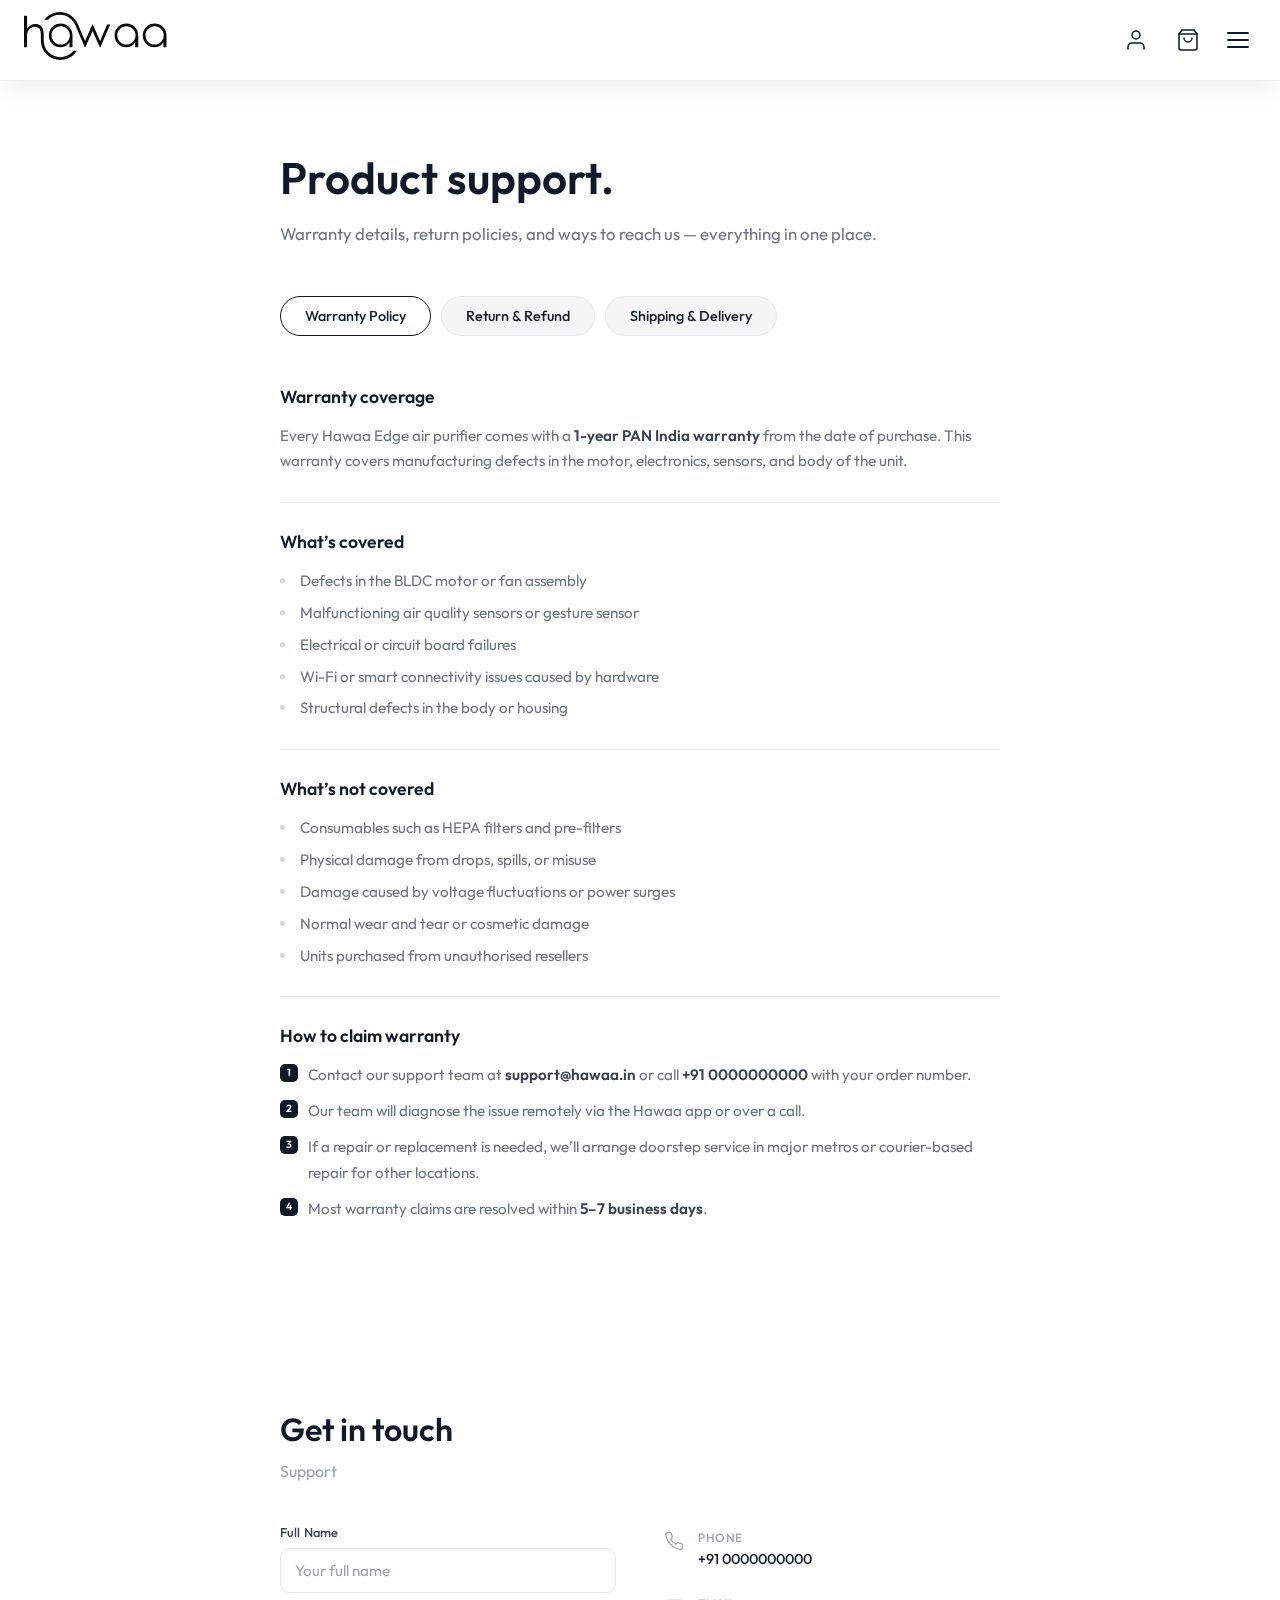
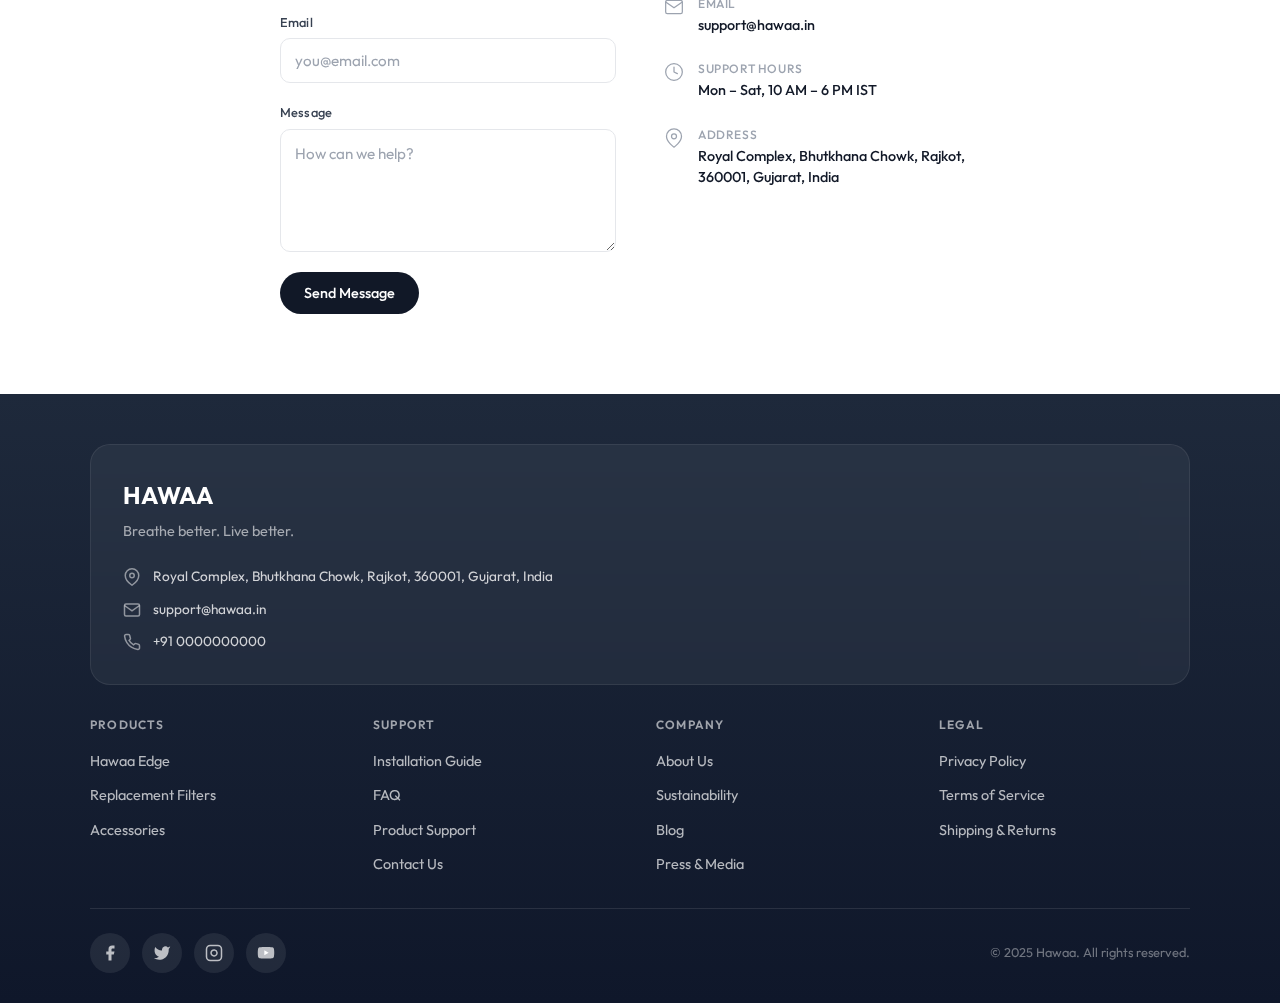
<file: support.html>
<!DOCTYPE html>
<html lang="en">
<head>
    <meta charset="UTF-8">
    <meta name="viewport" content="width=device-width, initial-scale=1.0">
    <meta name="description" content="Hawaa product support — warranty policy, return &amp; refund policy, shipping information, and contact support for your Hawaa air purifier.">
    <meta name="keywords" content="Hawaa, support, warranty, returns, refund, shipping, air purifier, Hawaa Edge">

    <!-- Open Graph -->
    <meta property="og:title" content="Product Support - Hawaa">
    <meta property="og:description" content="Warranty policy, return &amp; refund policy, shipping details, and support contact for your Hawaa air purifier.">
    <meta property="og:type" content="website">

    <title>Product Support - Hawaa</title>

    <!-- Google Fonts - Outfit + Playfair Display -->
    <link rel="preconnect" href="https://fonts.googleapis.com">
    <link rel="preconnect" href="https://fonts.gstatic.com" crossorigin>
    <link href="https://fonts.googleapis.com/css2?family=Outfit:wght@300;400;500;600;700&family=Playfair+Display:ital,wght@0,400;0,500;0,600;1,400;1,500&display=swap" rel="stylesheet">

    <link rel="stylesheet" href="css/styles.css">
    <link rel="stylesheet" href="css/support.css">
    <link rel="icon" href="public/images/favicon.ico" type="image/x-icon">
</head>
<body class="support-page">
    <!-- Header -->
    <header class="header scrolled" id="header">
        <div class="header-container">
            <a href="index.html" class="logo">
                <picture>
                <source media="(min-width: 768px)" srcset="public/images/web_header_desktop_light.svg">
                <img src="public/images/web_header_mobile_light.svg" class="logo-img" alt="Hawaa" draggable="false">
            </picture>
            </a>
            <div class="header-actions">
                <button class="header-profile-btn" id="profile-btn" aria-label="Account">
                    <svg viewBox="0 0 24 24" fill="none" stroke="currentColor" stroke-width="1.5" stroke-linecap="round" stroke-linejoin="round">
                        <path d="M20 21v-2a4 4 0 00-4-4H8a4 4 0 00-4 4v2"/>
                        <circle cx="12" cy="7" r="4"/>
                    </svg>
                </button>
                <a href="buy.html" class="header-cart-btn" id="cart-btn" aria-label="Cart">
                    <svg viewBox="0 0 24 24" fill="none" stroke="currentColor" stroke-width="1.5" stroke-linecap="round" stroke-linejoin="round">
                        <path d="M6 2L3 6v14a2 2 0 002 2h14a2 2 0 002-2V6l-3-4z"/>
                        <line x1="3" y1="6" x2="21" y2="6"/>
                        <path d="M16 10a4 4 0 01-8 0"/>
                    </svg>
                    <span class="cart-badge" id="cart-badge"></span>
                </a>
                <button class="hamburger" id="hamburger" aria-label="Toggle menu">
                    <span class="hamburger-line"></span>
                    <span class="hamburger-line"></span>
                    <span class="hamburger-line"></span>
                </button>
            </div>
        </div>
    </header>

    <!-- Expandable Menu -->
    <div class="menu-overlay" id="menu-overlay"></div>
    <div class="menu-panel" id="menu-panel">
        <div class="menu-panel-inner">
            <nav class="menu-nav">
                <a href="edge.html" class="menu-nav-item">Hawaa Edge</a>
                <a href="blogs.html" class="menu-nav-item">Blog</a>
                <a href="about.html" class="menu-nav-item">About Us</a>
            </nav>
        </div>
    </div>

    <!-- Sign In Modal -->
    <div class="signin-overlay" id="signin-overlay">
        <div class="signin-modal" id="signin-modal">
            <div class="signin-drag-handle"></div>
            <button class="signin-close" id="signin-close" aria-label="Close">
                <svg viewBox="0 0 24 24" fill="none" stroke="currentColor" stroke-width="2" stroke-linecap="round" stroke-linejoin="round">
                    <line x1="18" y1="6" x2="6" y2="18"/>
                    <line x1="6" y1="6" x2="18" y2="18"/>
                </svg>
            </button>
            <div class="signin-step" id="signin-phone-step">
                <h2 class="signin-title">Sign in</h2>
                <p class="signin-subtitle">Enter your mobile number to continue</p>
                <div class="phone-input-group" id="signin-phone-group">
                    <span class="phone-prefix">+91</span>
                    <span class="phone-prefix-divider"></span>
                    <input type="tel" class="phone-input" id="signin-phone" maxlength="10" placeholder="Mobile number" inputmode="numeric" autocomplete="tel-national">
                </div>
                <p class="signin-error" id="signin-phone-error"></p>
                <button class="signin-btn" id="signin-send-otp">Send OTP</button>
            </div>
            <div class="signin-step hidden" id="signin-otp-step">
                <h2 class="signin-title">Verify OTP</h2>
                <p class="signin-subtitle">Enter the 6-digit code sent to <span class="signin-phone-display" id="signin-phone-display"></span></p>
                <div class="otp-input-group">
                    <input type="text" class="otp-input" maxlength="1" inputmode="numeric" autocomplete="one-time-code">
                    <input type="text" class="otp-input" maxlength="1" inputmode="numeric">
                    <input type="text" class="otp-input" maxlength="1" inputmode="numeric">
                    <input type="text" class="otp-input" maxlength="1" inputmode="numeric">
                    <input type="text" class="otp-input" maxlength="1" inputmode="numeric">
                    <input type="text" class="otp-input" maxlength="1" inputmode="numeric">
                </div>
                <p class="signin-error" id="signin-otp-error"></p>
                <button class="signin-btn" id="signin-verify">Verify</button>
                <div class="signin-actions">
                    <button class="signin-back" id="signin-back">
                        <svg viewBox="0 0 24 24" fill="none" stroke="currentColor" stroke-width="2" stroke-linecap="round" stroke-linejoin="round">
                            <path d="M19 12H5"/>
                            <path d="M12 19l-7-7 7-7"/>
                        </svg>
                        Change number
                    </button>
                    <button class="signin-resend" id="signin-resend">Resend OTP</button>
                </div>
            </div>
        </div>
    </div>

    <!-- Support Page Content -->
    <main class="sp-main">
        <div class="sp-container">

            <!-- Hero -->
            <div class="sp-hero">
                <h1 class="sp-title">Product support.</h1>
                <p class="sp-subtitle">Warranty details, return policies, and ways to reach us &mdash; everything in one place.</p>
            </div>

            <!-- Policy Tabs -->
            <div class="sp-tabs">
                <button class="sp-tab active" data-tab="warranty">Warranty Policy</button>
                <button class="sp-tab" data-tab="returns">Return &amp; Refund</button>
                <button class="sp-tab" data-tab="shipping">Shipping &amp; Delivery</button>
            </div>

            <!-- Tab Content: Warranty Policy -->
            <div class="sp-tab-content active" id="tab-warranty">
                <div class="sp-policy-section">
                    <h2 class="sp-policy-heading">Warranty coverage</h2>
                    <p class="sp-policy-text">Every Hawaa Edge air purifier comes with a <strong>1-year PAN India warranty</strong> from the date of purchase. This warranty covers manufacturing defects in the motor, electronics, sensors, and body of the unit.</p>
                </div>

                <div class="sp-policy-divider"></div>

                <div class="sp-policy-section">
                    <h2 class="sp-policy-heading">What&rsquo;s covered</h2>
                    <ul class="sp-policy-list">
                        <li>Defects in the BLDC motor or fan assembly</li>
                        <li>Malfunctioning air quality sensors or gesture sensor</li>
                        <li>Electrical or circuit board failures</li>
                        <li>Wi-Fi or smart connectivity issues caused by hardware</li>
                        <li>Structural defects in the body or housing</li>
                    </ul>
                </div>

                <div class="sp-policy-divider"></div>

                <div class="sp-policy-section">
                    <h2 class="sp-policy-heading">What&rsquo;s not covered</h2>
                    <ul class="sp-policy-list">
                        <li>Consumables such as HEPA filters and pre-filters</li>
                        <li>Physical damage from drops, spills, or misuse</li>
                        <li>Damage caused by voltage fluctuations or power surges</li>
                        <li>Normal wear and tear or cosmetic damage</li>
                        <li>Units purchased from unauthorised resellers</li>
                    </ul>
                </div>

                <div class="sp-policy-divider"></div>

                <div class="sp-policy-section">
                    <h2 class="sp-policy-heading">How to claim warranty</h2>
                    <ol class="sp-policy-steps">
                        <li>Contact our support team at <strong>support@hawaa.in</strong> or call <strong>+91 0000000000</strong> with your order number.</li>
                        <li>Our team will diagnose the issue remotely via the Hawaa app or over a call.</li>
                        <li>If a repair or replacement is needed, we&rsquo;ll arrange doorstep service in major metros or courier-based repair for other locations.</li>
                        <li>Most warranty claims are resolved within <strong>5&ndash;7 business days</strong>.</li>
                    </ol>
                </div>
            </div>

            <!-- Tab Content: Return & Refund Policy -->
            <div class="sp-tab-content" id="tab-returns">
                <div class="sp-policy-section">
                    <h2 class="sp-policy-heading">Return window</h2>
                    <p class="sp-policy-text">We offer a <strong>7-day return window</strong> from the date of delivery. The product must be unused, unopened, and in its original packaging with all accessories and documentation intact.</p>
                </div>

                <div class="sp-policy-divider"></div>

                <div class="sp-policy-section">
                    <h2 class="sp-policy-heading">Eligible for return</h2>
                    <ul class="sp-policy-list">
                        <li>Unused and unopened products in original packaging</li>
                        <li>Products received with manufacturing defects</li>
                        <li>Wrong product or model delivered</li>
                        <li>Products damaged during shipping</li>
                    </ul>
                </div>

                <div class="sp-policy-divider"></div>

                <div class="sp-policy-section">
                    <h2 class="sp-policy-heading">Not eligible for return</h2>
                    <ul class="sp-policy-list">
                        <li>Products used or opened beyond inspection</li>
                        <li>Consumables such as replacement HEPA filters (unless defective)</li>
                        <li>Products with removed or tampered serial numbers</li>
                        <li>Return requests raised after the 7-day window</li>
                    </ul>
                </div>

                <div class="sp-policy-divider"></div>

                <div class="sp-policy-section">
                    <h2 class="sp-policy-heading">Refund process</h2>
                    <ol class="sp-policy-steps">
                        <li>Email <strong>support@hawaa.in</strong> with your order number and reason for return.</li>
                        <li>Our team will confirm eligibility and arrange a pickup from your address.</li>
                        <li>Once we receive and inspect the product, we&rsquo;ll initiate the refund.</li>
                        <li>Refunds are processed within <strong>7&ndash;10 business days</strong> to your original payment method.</li>
                    </ol>
                </div>

                <div class="sp-policy-divider"></div>

                <div class="sp-policy-section">
                    <h2 class="sp-policy-heading">Replacement</h2>
                    <p class="sp-policy-text">If you receive a defective unit, we&rsquo;ll arrange a <strong>free replacement</strong> at no additional cost. Replacement units are typically dispatched within 2&ndash;3 business days after pickup of the original unit.</p>
                </div>
            </div>

            <!-- Tab Content: Shipping & Delivery -->
            <div class="sp-tab-content" id="tab-shipping">
                <div class="sp-policy-section">
                    <h2 class="sp-policy-heading">Shipping coverage</h2>
                    <p class="sp-policy-text">We currently ship across <strong>India only</strong>. All orders are shipped from our warehouse in Rajkot, Gujarat via trusted logistics partners.</p>
                </div>

                <div class="sp-policy-divider"></div>

                <div class="sp-policy-section">
                    <h2 class="sp-policy-heading">Processing time</h2>
                    <p class="sp-policy-text">Orders are processed within <strong>1&ndash;2 business days</strong> from the date of order confirmation. Orders placed on weekends or public holidays are processed on the next business day.</p>
                </div>

                <div class="sp-policy-divider"></div>

                <div class="sp-policy-section">
                    <h2 class="sp-policy-heading">Delivery timelines</h2>
                    <ul class="sp-policy-list">
                        <li><strong>Metro cities</strong> (Delhi, Mumbai, Bangalore, Chennai, Hyderabad, Kolkata, Pune, Ahmedabad) &mdash; 3&ndash;5 business days</li>
                        <li><strong>Tier 2 cities</strong> &mdash; 5&ndash;7 business days</li>
                        <li><strong>Other locations</strong> &mdash; 7&ndash;10 business days</li>
                    </ul>
                    <p class="sp-policy-text sp-policy-note">Delivery timelines are estimates and may vary depending on your location and logistics conditions.</p>
                </div>

                <div class="sp-policy-divider"></div>

                <div class="sp-policy-section">
                    <h2 class="sp-policy-heading">Shipping charges</h2>
                    <p class="sp-policy-text">We offer <strong>free shipping</strong> on all Hawaa Edge air purifier orders. Replacement filter and accessory orders above &#8377;499 also qualify for free shipping. A flat shipping charge of &#8377;49 applies to orders below &#8377;499.</p>
                </div>

                <div class="sp-policy-divider"></div>

                <div class="sp-policy-section">
                    <h2 class="sp-policy-heading">Order tracking</h2>
                    <p class="sp-policy-text">Once your order ships, you&rsquo;ll receive tracking details via SMS and email. You can also track your order status through the Hawaa app or by contacting our support team.</p>
                </div>
            </div>

        </div>
    </main>

    <!-- Get in Touch Section -->
    <section class="sp-contact">
        <div class="sp-contact-container">
            <div class="sp-contact-header">
                <h2 class="sp-contact-title">Get in touch</h2>
                <p class="sp-contact-label">Support</p>
            </div>

            <div class="sp-contact-grid">
                <!-- Contact Form -->
                <div class="sp-contact-form-wrap">
                    <form class="sp-contact-form" id="sp-contact-form" novalidate>
                        <div class="sp-field">
                            <label class="sp-field-label" for="sp-name">Full Name</label>
                            <input type="text" class="sp-input" id="sp-name" placeholder="Your full name" autocomplete="name">
                        </div>
                        <div class="sp-field">
                            <label class="sp-field-label" for="sp-email">Email</label>
                            <input type="email" class="sp-input" id="sp-email" placeholder="you@email.com" autocomplete="email">
                        </div>
                        <div class="sp-field">
                            <label class="sp-field-label" for="sp-message">Message</label>
                            <textarea class="sp-input sp-textarea" id="sp-message" placeholder="How can we help?" rows="4"></textarea>
                        </div>
                        <button type="submit" class="sp-submit" id="sp-submit">Send Message</button>
                    </form>

                    <!-- Success State -->
                    <div class="sp-form-success hidden" id="sp-form-success">
                        <div class="sp-success-icon">
                            <svg viewBox="0 0 24 24" fill="none" stroke="currentColor" stroke-width="2" stroke-linecap="round" stroke-linejoin="round">
                                <path d="M20 6L9 17l-5-5"/>
                            </svg>
                        </div>
                        <h3 class="sp-success-title">Message sent</h3>
                        <p class="sp-success-text">Our support team will get back to you within 24 hours.</p>
                        <button type="button" class="sp-success-another" id="sp-send-another">Send another message</button>
                    </div>
                </div>

                <!-- Contact Details -->
                <div class="sp-contact-details">
                    <div class="sp-contact-item">
                        <svg viewBox="0 0 24 24" fill="none" stroke="currentColor" stroke-width="1.5" stroke-linecap="round" stroke-linejoin="round">
                            <path d="M22 16.92v3a2 2 0 01-2.18 2 19.79 19.79 0 01-8.63-3.07 19.5 19.5 0 01-6-6 19.79 19.79 0 01-3.07-8.67A2 2 0 014.11 2h3a2 2 0 012 1.72 12.84 12.84 0 00.7 2.81 2 2 0 01-.45 2.11L8.09 9.91a16 16 0 006 6l1.27-1.27a2 2 0 012.11-.45 12.84 12.84 0 002.81.7A2 2 0 0122 16.92z"/>
                        </svg>
                        <div>
                            <p class="sp-detail-label">Phone</p>
                            <p class="sp-detail-value">+91 0000000000</p>
                        </div>
                    </div>
                    <div class="sp-contact-item">
                        <svg viewBox="0 0 24 24" fill="none" stroke="currentColor" stroke-width="1.5" stroke-linecap="round" stroke-linejoin="round">
                            <path d="M4 4h16c1.1 0 2 .9 2 2v12c0 1.1-.9 2-2 2H4c-1.1 0-2-.9-2-2V6c0-1.1.9-2 2-2z"/>
                            <polyline points="22,6 12,13 2,6"/>
                        </svg>
                        <div>
                            <p class="sp-detail-label">Email</p>
                            <p class="sp-detail-value">support@hawaa.in</p>
                        </div>
                    </div>
                    <div class="sp-contact-item">
                        <svg viewBox="0 0 24 24" fill="none" stroke="currentColor" stroke-width="1.5" stroke-linecap="round" stroke-linejoin="round">
                            <circle cx="12" cy="12" r="10"/>
                            <polyline points="12 6 12 12 16 14"/>
                        </svg>
                        <div>
                            <p class="sp-detail-label">Support hours</p>
                            <p class="sp-detail-value">Mon &ndash; Sat, 10 AM &ndash; 6 PM IST</p>
                        </div>
                    </div>
                    <div class="sp-contact-item">
                        <svg viewBox="0 0 24 24" fill="none" stroke="currentColor" stroke-width="1.5" stroke-linecap="round" stroke-linejoin="round">
                            <path d="M21 10c0 7-9 13-9 13s-9-6-9-13a9 9 0 0118 0z"/>
                            <circle cx="12" cy="10" r="3"/>
                        </svg>
                        <div>
                            <p class="sp-detail-label">Address</p>
                            <p class="sp-detail-value">Royal Complex, Bhutkhana Chowk, Rajkot, 360001, Gujarat, India</p>
                        </div>
                    </div>
                </div>
            </div>
        </div>
    </section>

    <!-- Footer -->
    <footer class="footer" id="contact">
        <div class="footer-container">
            <!-- Brand Info -->
            <div class="footer-brand">
                <div class="footer-logo">
                    <span class="footer-logo-text">HAWAA</span>
                </div>
                <p class="footer-tagline">Breathe better. Live better.</p>
                <div class="footer-contact-info">
                    <div class="footer-contact-item">
                        <svg viewBox="0 0 24 24" fill="none" stroke="currentColor" stroke-width="2">
                            <path d="M21 10c0 7-9 13-9 13s-9-6-9-13a9 9 0 0118 0z"/>
                            <circle cx="12" cy="10" r="3"/>
                        </svg>
                        <span>Royal Complex, Bhutkhana Chowk, Rajkot, 360001, Gujarat, India</span>
                    </div>
                    <div class="footer-contact-item">
                        <svg viewBox="0 0 24 24" fill="none" stroke="currentColor" stroke-width="2">
                            <path d="M4 4h16c1.1 0 2 .9 2 2v12c0 1.1-.9 2-2 2H4c-1.1 0-2-.9-2-2V6c0-1.1.9-2 2-2z"/>
                            <polyline points="22,6 12,13 2,6"/>
                        </svg>
                        <span>support@hawaa.in</span>
                    </div>
                    <div class="footer-contact-item">
                        <svg viewBox="0 0 24 24" fill="none" stroke="currentColor" stroke-width="2">
                            <path d="M22 16.92v3a2 2 0 01-2.18 2 19.79 19.79 0 01-8.63-3.07 19.5 19.5 0 01-6-6 19.79 19.79 0 01-3.07-8.67A2 2 0 014.11 2h3a2 2 0 012 1.72 12.84 12.84 0 00.7 2.81 2 2 0 01-.45 2.11L8.09 9.91a16 16 0 006 6l1.27-1.27a2 2 0 012.11-.45 12.84 12.84 0 002.81.7A2 2 0 0122 16.92z"/>
                        </svg>
                        <span>+91 0000000000</span>
                    </div>
                </div>
            </div>

            <!-- Footer Links -->
            <div class="footer-links">
                <div class="footer-links-column" data-footer-section>
                    <button class="footer-links-header">
                        <h4 class="footer-links-title">PRODUCTS</h4>
                        <svg class="footer-chevron" viewBox="0 0 24 24" fill="none" stroke="currentColor" stroke-width="2">
                            <path d="M6 9l6 6 6-6"/>
                        </svg>
                    </button>
                    <ul class="footer-links-list">
                        <li><a href="#">Hawaa Edge</a></li>
                        <li><a href="#">Replacement Filters</a></li>
                        <li><a href="#">Accessories</a></li>
                    </ul>
                </div>

                <div class="footer-links-column" data-footer-section>
                    <button class="footer-links-header">
                        <h4 class="footer-links-title">SUPPORT</h4>
                        <svg class="footer-chevron" viewBox="0 0 24 24" fill="none" stroke="currentColor" stroke-width="2">
                            <path d="M6 9l6 6 6-6"/>
                        </svg>
                    </button>
                    <ul class="footer-links-list">
                        <li><a href="installation-guide.html">Installation Guide</a></li>
                        <li><a href="faq.html">FAQ</a></li>
                        <li><a href="support.html">Product Support</a></li>
                        <li><a href="#">Contact Us</a></li>
                    </ul>
                </div>

                <div class="footer-links-column" data-footer-section>
                    <button class="footer-links-header">
                        <h4 class="footer-links-title">COMPANY</h4>
                        <svg class="footer-chevron" viewBox="0 0 24 24" fill="none" stroke="currentColor" stroke-width="2">
                            <path d="M6 9l6 6 6-6"/>
                        </svg>
                    </button>
                    <ul class="footer-links-list">
                        <li><a href="about.html">About Us</a></li>
                        <li><a href="#">Sustainability</a></li>
                        <li><a href="blogs.html">Blog</a></li>
                        <li><a href="#">Press & Media</a></li>
                    </ul>
                </div>

                <div class="footer-links-column" data-footer-section>
                    <button class="footer-links-header">
                        <h4 class="footer-links-title">LEGAL</h4>
                        <svg class="footer-chevron" viewBox="0 0 24 24" fill="none" stroke="currentColor" stroke-width="2">
                            <path d="M6 9l6 6 6-6"/>
                        </svg>
                    </button>
                    <ul class="footer-links-list">
                        <li><a href="privacy-policy.html">Privacy Policy</a></li>
                        <li><a href="terms-of-service.html">Terms of Service</a></li>
                        <li><a href="#">Shipping & Returns</a></li>
                    </ul>
                </div>
            </div>

            <!-- Footer Bottom -->
            <div class="footer-bottom">
                <div class="footer-social">
                    <a href="#" class="footer-social-link" aria-label="Facebook">
                        <svg viewBox="0 0 24 24" fill="currentColor">
                            <path d="M18 2h-3a5 5 0 00-5 5v3H7v4h3v8h4v-8h3l1-4h-4V7a1 1 0 011-1h3z"/>
                        </svg>
                    </a>
                    <a href="#" class="footer-social-link" aria-label="Twitter">
                        <svg viewBox="0 0 24 24" fill="currentColor">
                            <path d="M23 3a10.9 10.9 0 01-3.14 1.53 4.48 4.48 0 00-7.86 3v1A10.66 10.66 0 013 4s-4 9 5 13a11.64 11.64 0 01-7 2c9 5 20 0 20-11.5a4.5 4.5 0 00-.08-.83A7.72 7.72 0 0023 3z"/>
                        </svg>
                    </a>
                    <a href="#" class="footer-social-link" aria-label="Instagram">
                        <svg viewBox="0 0 24 24" fill="none" stroke="currentColor" stroke-width="2">
                            <rect x="2" y="2" width="20" height="20" rx="5" ry="5"/>
                            <path d="M16 11.37A4 4 0 1112.63 8 4 4 0 0116 11.37z"/>
                            <line x1="17.5" y1="6.5" x2="17.51" y2="6.5"/>
                        </svg>
                    </a>
                    <a href="#" class="footer-social-link" aria-label="YouTube">
                        <svg viewBox="0 0 24 24" fill="currentColor">
                            <path d="M22.54 6.42a2.78 2.78 0 00-1.94-2C18.88 4 12 4 12 4s-6.88 0-8.6.46a2.78 2.78 0 00-1.94 2A29 29 0 001 11.75a29 29 0 00.46 5.33A2.78 2.78 0 003.4 19c1.72.46 8.6.46 8.6.46s6.88 0 8.6-.46a2.78 2.78 0 001.94-2 29 29 0 00.46-5.25 29 29 0 00-.46-5.33z"/>
                            <polygon points="9.75 15.02 15.5 11.75 9.75 8.48 9.75 15.02" fill="white"/>
                        </svg>
                    </a>
                </div>
                <p class="footer-copyright">&copy; 2025 Hawaa. All rights reserved.</p>
            </div>
        </div>
    </footer>

    <script src="js/nav.js"></script>
    <script src="js/support.js"></script>
</body>
</html>
</file>
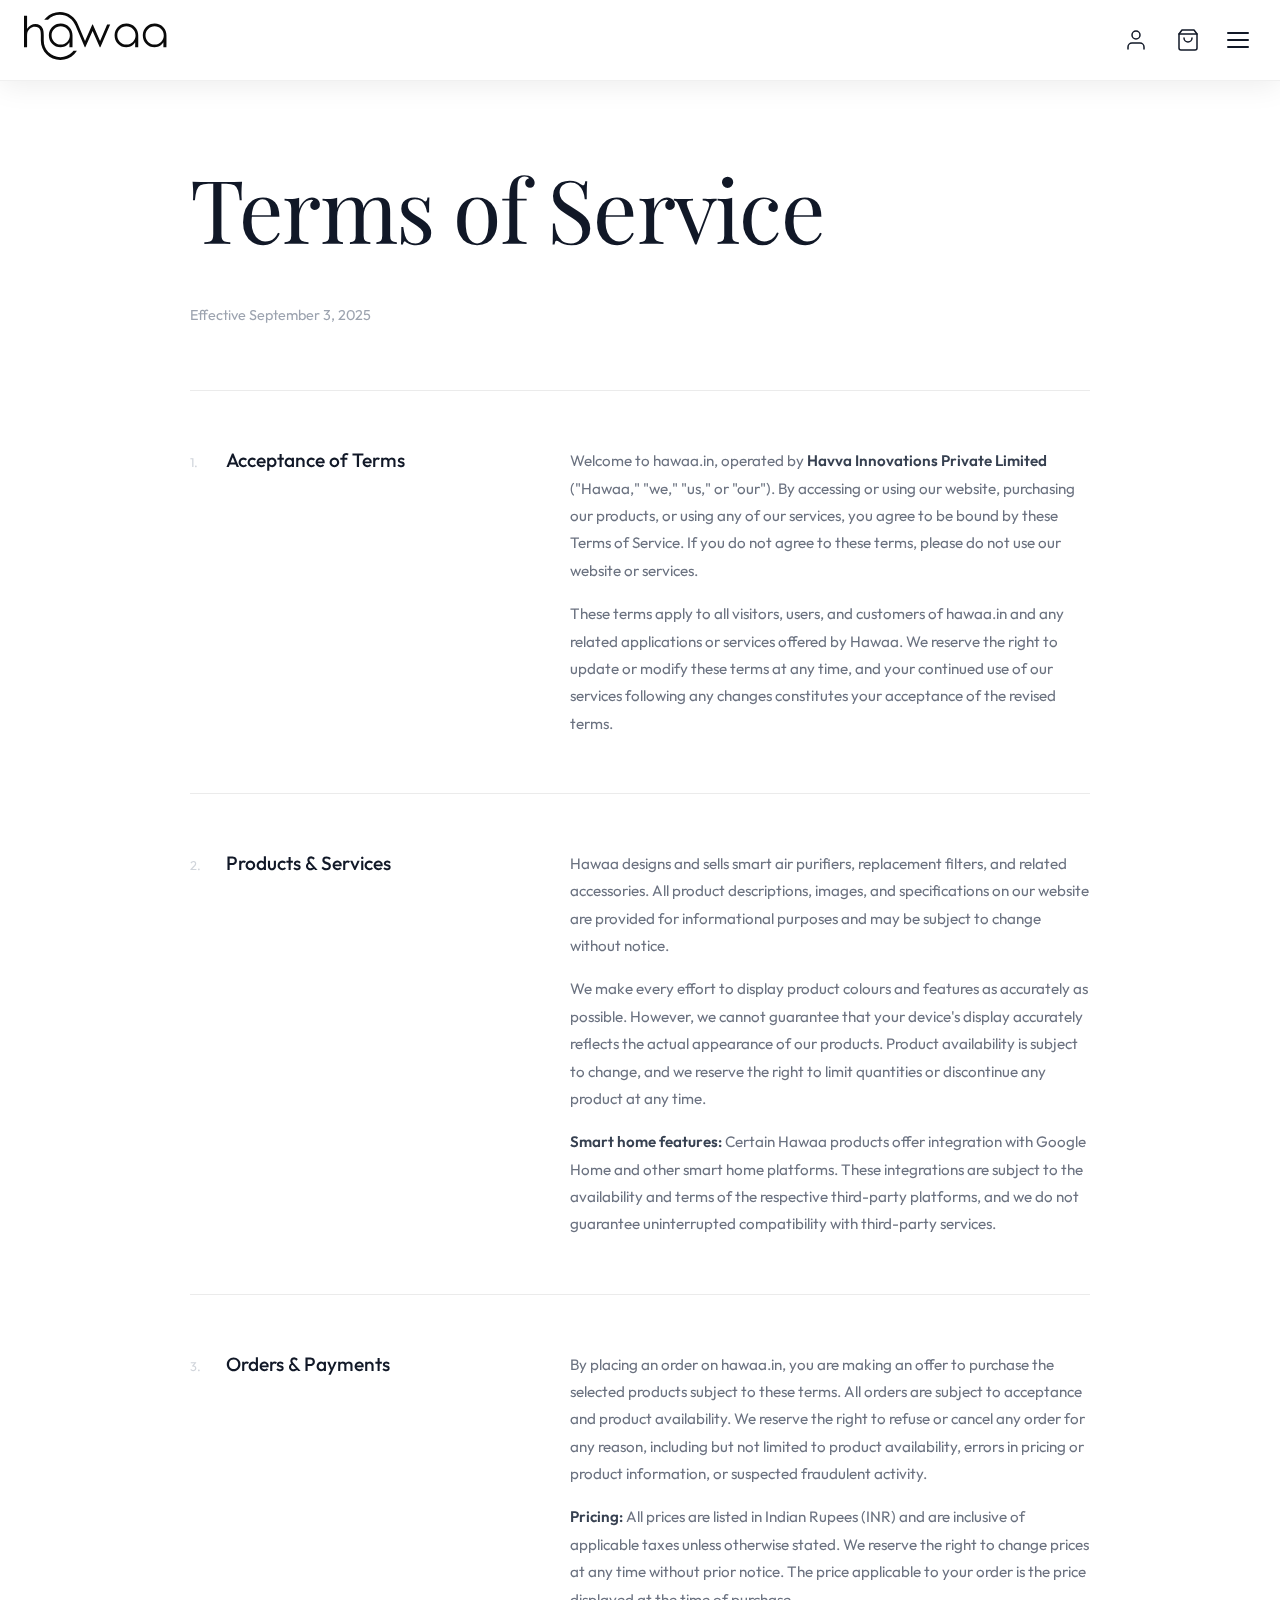
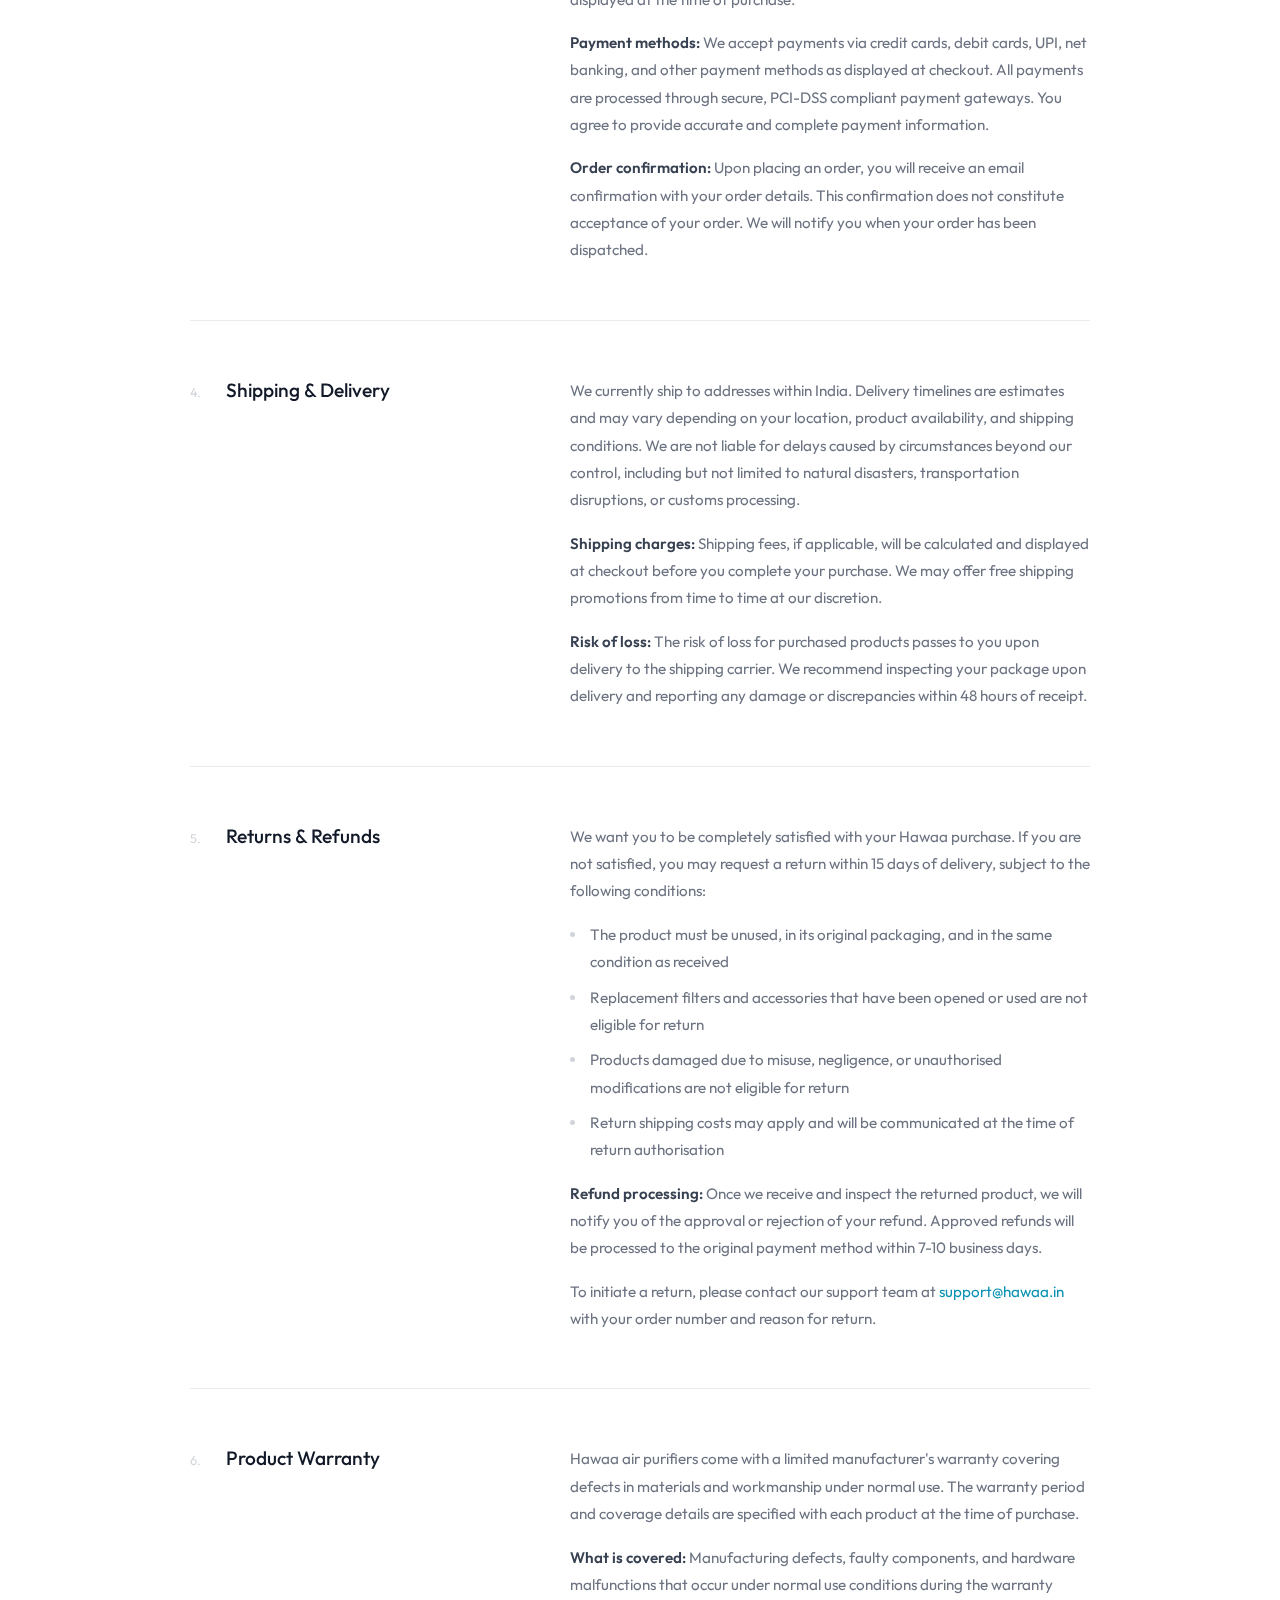
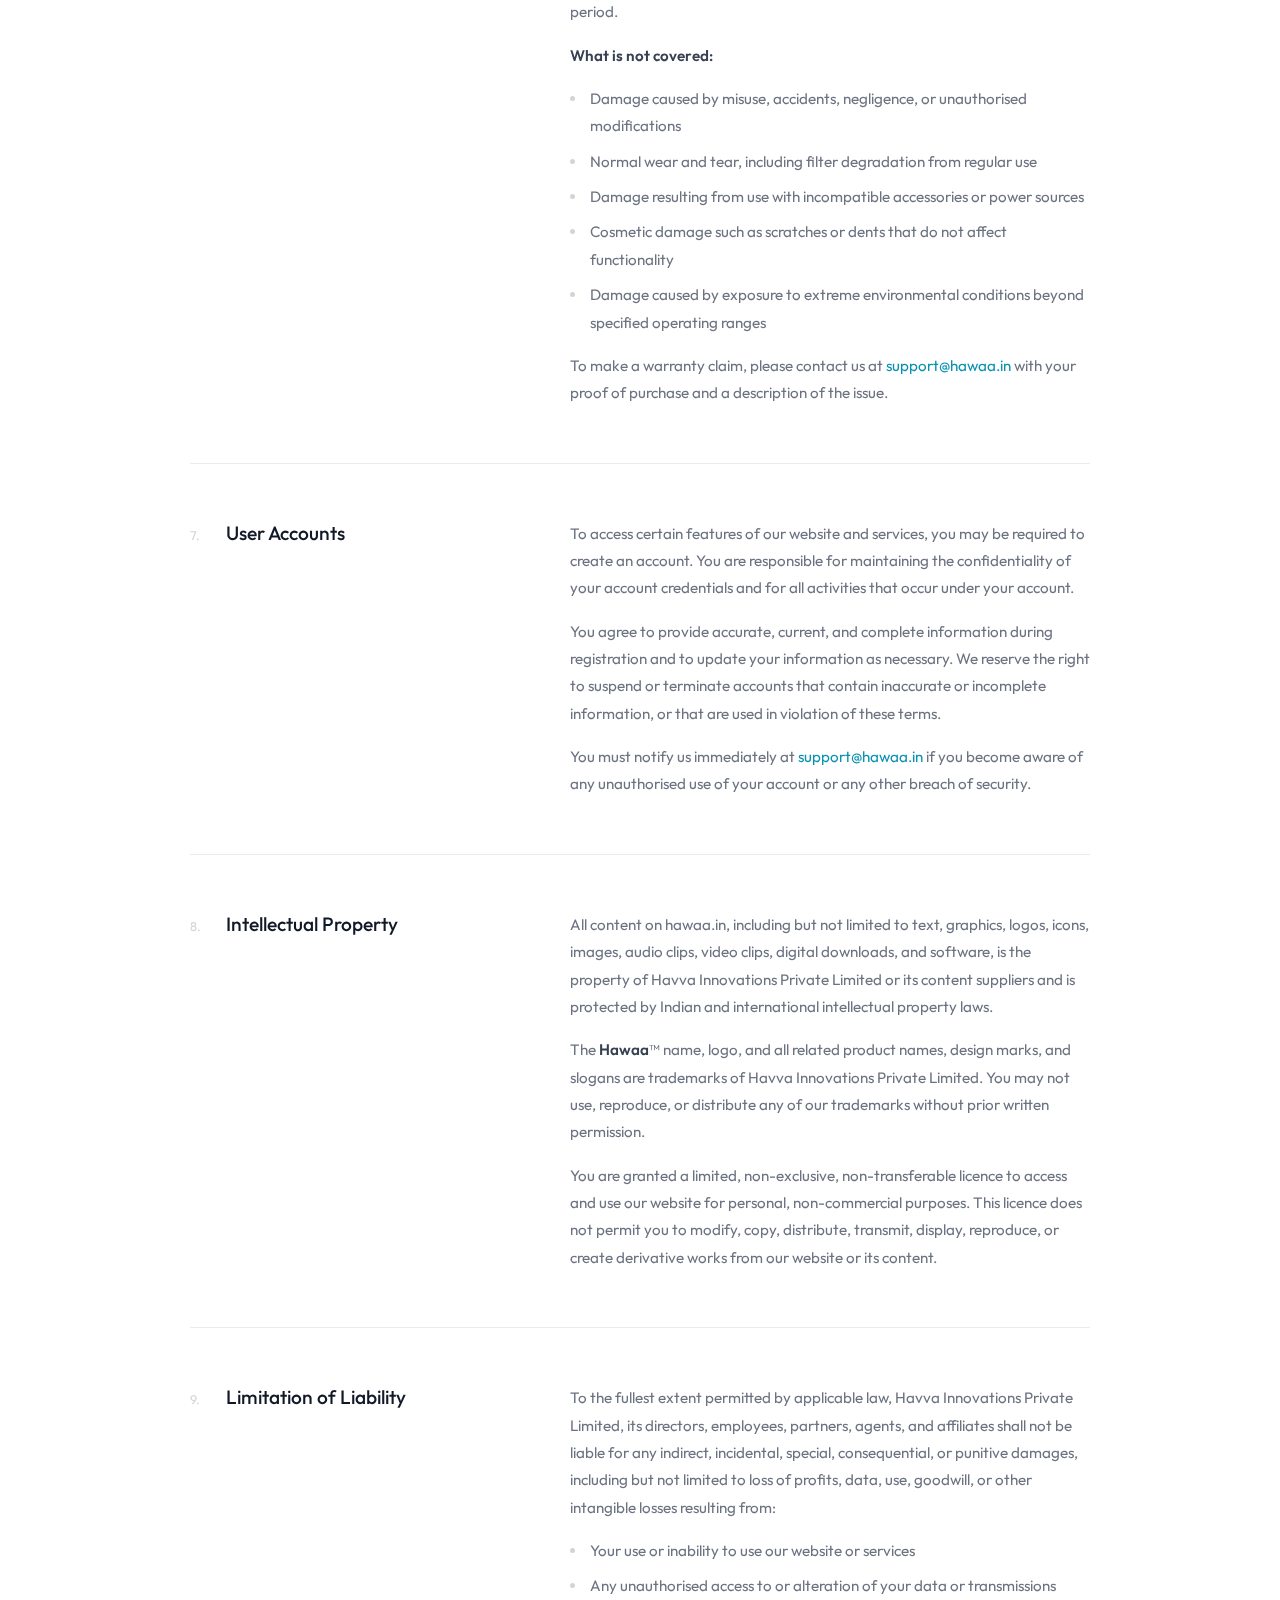
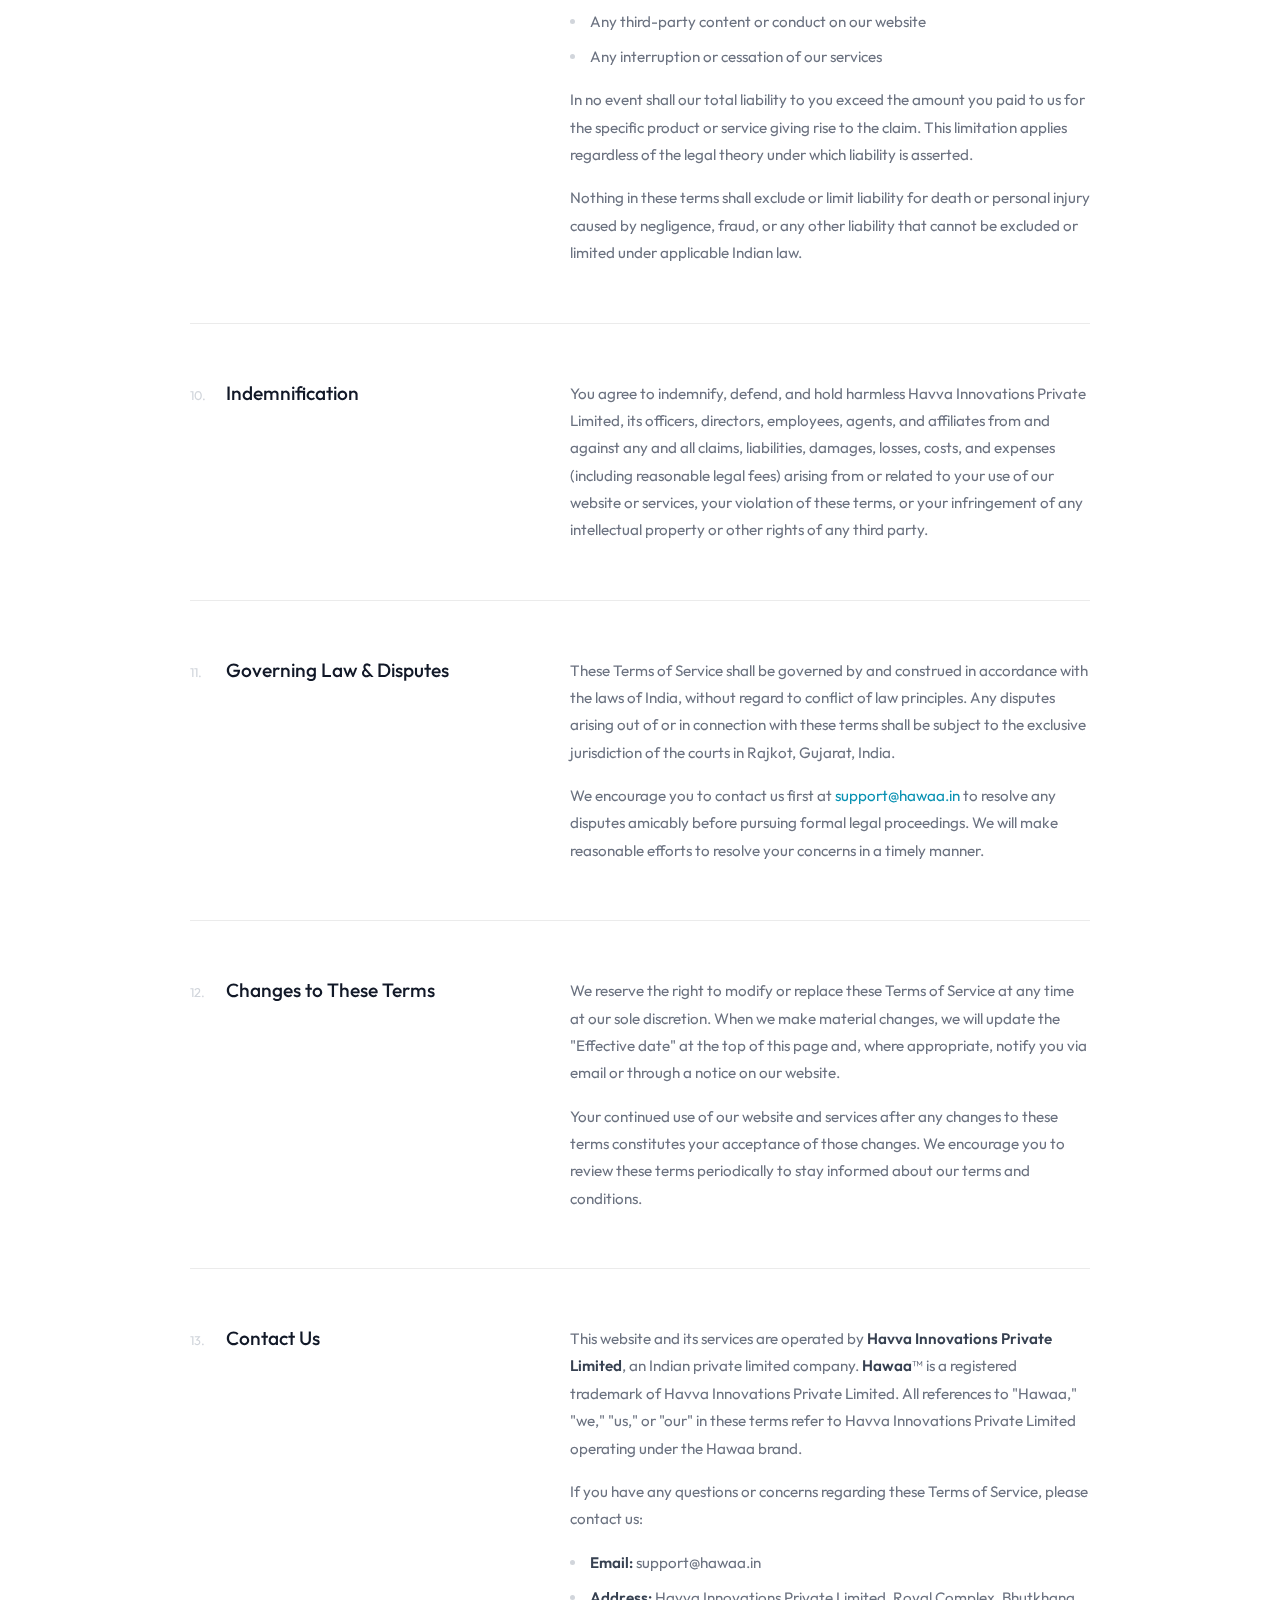
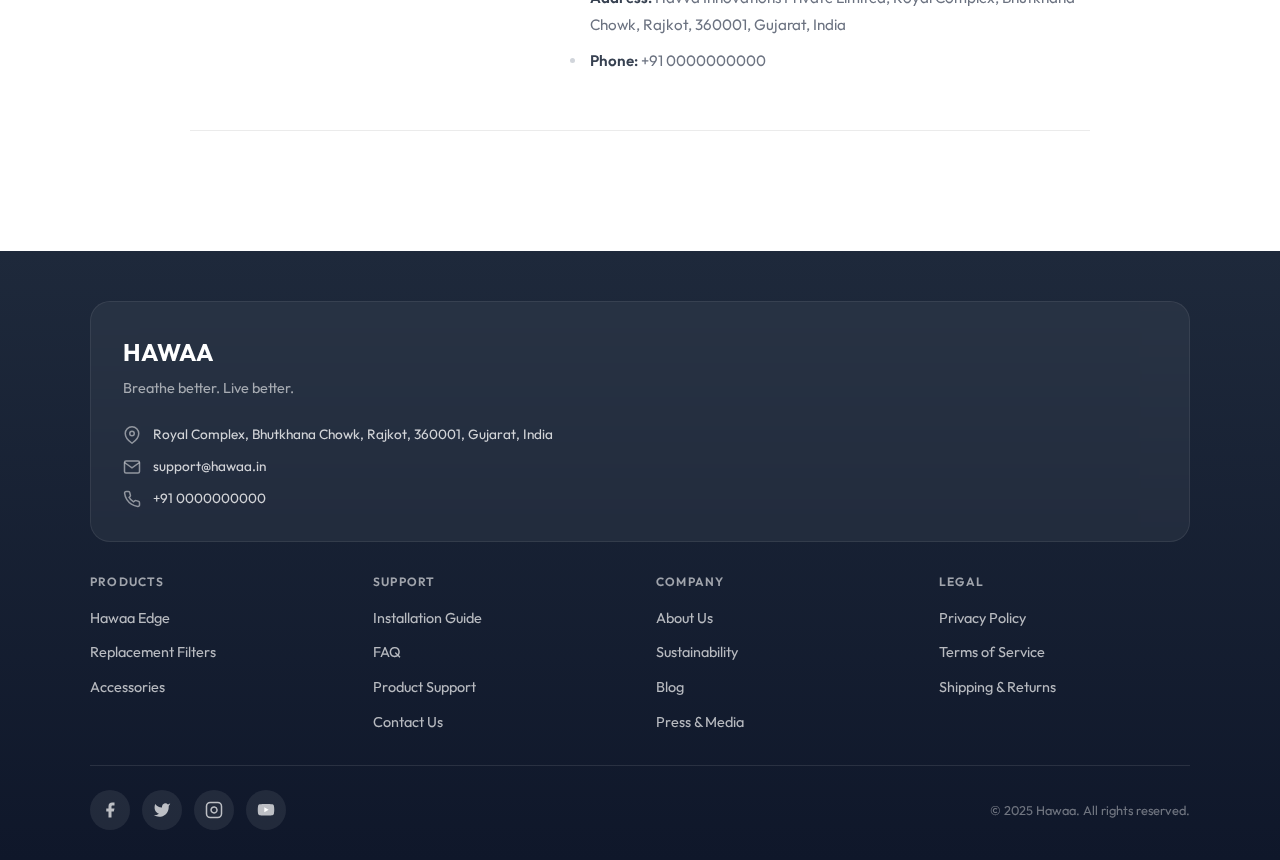
<file: terms-of-service.html>
<!DOCTYPE html>
<html lang="en">
<head>
    <meta charset="UTF-8">
    <meta name="viewport" content="width=device-width, initial-scale=1.0">
    <meta name="description" content="Terms of Service - Hawaa by Havva Innovations Private Limited. Read our terms and conditions for using our website and services.">
    <meta name="keywords" content="Hawaa, terms of service, terms and conditions, Havva Innovations, air purifier, smart home">

    <!-- Open Graph -->
    <meta property="og:title" content="Terms of Service - Hawaa">
    <meta property="og:description" content="Terms of Service for Hawaa by Havva Innovations Private Limited.">
    <meta property="og:type" content="website">

    <title>Terms of Service - Hawaa</title>

    <!-- Google Fonts - Outfit + Playfair Display -->
    <link rel="preconnect" href="https://fonts.googleapis.com">
    <link rel="preconnect" href="https://fonts.gstatic.com" crossorigin>
    <link href="https://fonts.googleapis.com/css2?family=Outfit:wght@300;400;500;600;700&family=Playfair+Display:ital,wght@0,400;0,500;0,600;1,400;1,500&display=swap" rel="stylesheet">

    <link rel="stylesheet" href="css/styles.css">
    <link rel="icon" href="public/images/favicon.ico" type="image/x-icon">
</head>
<body class="tos-page">
    <!-- Header -->
    <header class="header scrolled" id="header">
        <div class="header-container">
            <a href="index.html" class="logo">
                <picture>
                <source media="(min-width: 768px)" srcset="public/images/web_header_desktop_light.svg">
                <img src="public/images/web_header_mobile_light.svg" class="logo-img" alt="Hawaa" draggable="false">
            </picture>
            </a>
            <div class="header-actions">
                <button class="header-profile-btn" id="profile-btn" aria-label="Account">
                    <svg viewBox="0 0 24 24" fill="none" stroke="currentColor" stroke-width="1.5" stroke-linecap="round" stroke-linejoin="round">
                        <path d="M20 21v-2a4 4 0 00-4-4H8a4 4 0 00-4 4v2"/>
                        <circle cx="12" cy="7" r="4"/>
                    </svg>
                </button>
                <a href="buy.html" class="header-cart-btn" id="cart-btn" aria-label="Cart">
                    <svg viewBox="0 0 24 24" fill="none" stroke="currentColor" stroke-width="1.5" stroke-linecap="round" stroke-linejoin="round">
                        <path d="M6 2L3 6v14a2 2 0 002 2h14a2 2 0 002-2V6l-3-4z"/>
                        <line x1="3" y1="6" x2="21" y2="6"/>
                        <path d="M16 10a4 4 0 01-8 0"/>
                    </svg>
                    <span class="cart-badge" id="cart-badge"></span>
                </a>
                <button class="hamburger" id="hamburger" aria-label="Toggle menu">
                    <span class="hamburger-line"></span>
                    <span class="hamburger-line"></span>
                    <span class="hamburger-line"></span>
                </button>
            </div>
        </div>
    </header>

    <!-- Expandable Menu -->
    <div class="menu-overlay" id="menu-overlay"></div>
    <div class="menu-panel" id="menu-panel">
        <div class="menu-panel-inner">
            <nav class="menu-nav">
                <a href="edge.html" class="menu-nav-item">Hawaa Edge</a>
                <a href="index.html#blogs" class="menu-nav-item">Blog</a>
                <a href="about.html" class="menu-nav-item">About Us</a>
            </nav>
        </div>
    </div>

    <!-- Sign In Modal -->
    <div class="signin-overlay" id="signin-overlay">
        <div class="signin-modal" id="signin-modal">
            <div class="signin-drag-handle"></div>
            <button class="signin-close" id="signin-close" aria-label="Close">
                <svg viewBox="0 0 24 24" fill="none" stroke="currentColor" stroke-width="2" stroke-linecap="round" stroke-linejoin="round">
                    <line x1="18" y1="6" x2="6" y2="18"/>
                    <line x1="6" y1="6" x2="18" y2="18"/>
                </svg>
            </button>
            <div class="signin-step" id="signin-phone-step">
                <h2 class="signin-title">Sign in</h2>
                <p class="signin-subtitle">Enter your mobile number to continue</p>
                <div class="phone-input-group" id="signin-phone-group">
                    <span class="phone-prefix">+91</span>
                    <span class="phone-prefix-divider"></span>
                    <input type="tel" class="phone-input" id="signin-phone" maxlength="10" placeholder="Mobile number" inputmode="numeric" autocomplete="tel-national">
                </div>
                <p class="signin-error" id="signin-phone-error"></p>
                <button class="signin-btn" id="signin-send-otp">Send OTP</button>
            </div>
            <div class="signin-step hidden" id="signin-otp-step">
                <h2 class="signin-title">Verify OTP</h2>
                <p class="signin-subtitle">Enter the 6-digit code sent to <span class="signin-phone-display" id="signin-phone-display"></span></p>
                <div class="otp-input-group">
                    <input type="text" class="otp-input" maxlength="1" inputmode="numeric" autocomplete="one-time-code">
                    <input type="text" class="otp-input" maxlength="1" inputmode="numeric">
                    <input type="text" class="otp-input" maxlength="1" inputmode="numeric">
                    <input type="text" class="otp-input" maxlength="1" inputmode="numeric">
                    <input type="text" class="otp-input" maxlength="1" inputmode="numeric">
                    <input type="text" class="otp-input" maxlength="1" inputmode="numeric">
                </div>
                <p class="signin-error" id="signin-otp-error"></p>
                <button class="signin-btn" id="signin-verify">Verify</button>
                <div class="signin-actions">
                    <button class="signin-back" id="signin-back">
                        <svg viewBox="0 0 24 24" fill="none" stroke="currentColor" stroke-width="2" stroke-linecap="round" stroke-linejoin="round">
                            <path d="M19 12H5"/>
                            <path d="M12 19l-7-7 7-7"/>
                        </svg>
                        Change number
                    </button>
                    <button class="signin-resend" id="signin-resend">Resend OTP</button>
                </div>
            </div>
        </div>
    </div>

    <!-- Terms of Service Content -->
    <main class="tos-main">
        <!-- Hero Section -->
        <section class="tos-hero">
            <div class="tos-hero-container">
                <h1 class="tos-title">Terms of Service</h1>
                <p class="tos-effective">Effective September 3, 2025</p>
            </div>
        </section>

        <!-- Terms Sections -->
        <div class="tos-content">
            <div class="tos-container">

                <!-- Section 1 -->
                <section class="tos-section">
                    <div class="tos-section-header">
                        <span class="tos-section-number">1.</span>
                        <h2 class="tos-section-title">Acceptance of Terms</h2>
                    </div>
                    <div class="tos-section-body">
                        <p>Welcome to hawaa.in, operated by <strong>Havva Innovations Private Limited</strong> ("Hawaa," "we," "us," or "our"). By accessing or using our website, purchasing our products, or using any of our services, you agree to be bound by these Terms of Service. If you do not agree to these terms, please do not use our website or services.</p>
                        <p>These terms apply to all visitors, users, and customers of hawaa.in and any related applications or services offered by Hawaa. We reserve the right to update or modify these terms at any time, and your continued use of our services following any changes constitutes your acceptance of the revised terms.</p>
                    </div>
                </section>

                <!-- Section 2 -->
                <section class="tos-section">
                    <div class="tos-section-header">
                        <span class="tos-section-number">2.</span>
                        <h2 class="tos-section-title">Products & Services</h2>
                    </div>
                    <div class="tos-section-body">
                        <p>Hawaa designs and sells smart air purifiers, replacement filters, and related accessories. All product descriptions, images, and specifications on our website are provided for informational purposes and may be subject to change without notice.</p>
                        <p>We make every effort to display product colours and features as accurately as possible. However, we cannot guarantee that your device's display accurately reflects the actual appearance of our products. Product availability is subject to change, and we reserve the right to limit quantities or discontinue any product at any time.</p>
                        <p><strong>Smart home features:</strong> Certain Hawaa products offer integration with Google Home and other smart home platforms. These integrations are subject to the availability and terms of the respective third-party platforms, and we do not guarantee uninterrupted compatibility with third-party services.</p>
                    </div>
                </section>

                <!-- Section 3 -->
                <section class="tos-section">
                    <div class="tos-section-header">
                        <span class="tos-section-number">3.</span>
                        <h2 class="tos-section-title">Orders & Payments</h2>
                    </div>
                    <div class="tos-section-body">
                        <p>By placing an order on hawaa.in, you are making an offer to purchase the selected products subject to these terms. All orders are subject to acceptance and product availability. We reserve the right to refuse or cancel any order for any reason, including but not limited to product availability, errors in pricing or product information, or suspected fraudulent activity.</p>
                        <p><strong>Pricing:</strong> All prices are listed in Indian Rupees (INR) and are inclusive of applicable taxes unless otherwise stated. We reserve the right to change prices at any time without prior notice. The price applicable to your order is the price displayed at the time of purchase.</p>
                        <p><strong>Payment methods:</strong> We accept payments via credit cards, debit cards, UPI, net banking, and other payment methods as displayed at checkout. All payments are processed through secure, PCI-DSS compliant payment gateways. You agree to provide accurate and complete payment information.</p>
                        <p><strong>Order confirmation:</strong> Upon placing an order, you will receive an email confirmation with your order details. This confirmation does not constitute acceptance of your order. We will notify you when your order has been dispatched.</p>
                    </div>
                </section>

                <!-- Section 4 -->
                <section class="tos-section">
                    <div class="tos-section-header">
                        <span class="tos-section-number">4.</span>
                        <h2 class="tos-section-title">Shipping & Delivery</h2>
                    </div>
                    <div class="tos-section-body">
                        <p>We currently ship to addresses within India. Delivery timelines are estimates and may vary depending on your location, product availability, and shipping conditions. We are not liable for delays caused by circumstances beyond our control, including but not limited to natural disasters, transportation disruptions, or customs processing.</p>
                        <p><strong>Shipping charges:</strong> Shipping fees, if applicable, will be calculated and displayed at checkout before you complete your purchase. We may offer free shipping promotions from time to time at our discretion.</p>
                        <p><strong>Risk of loss:</strong> The risk of loss for purchased products passes to you upon delivery to the shipping carrier. We recommend inspecting your package upon delivery and reporting any damage or discrepancies within 48 hours of receipt.</p>
                    </div>
                </section>

                <!-- Section 5 -->
                <section class="tos-section">
                    <div class="tos-section-header">
                        <span class="tos-section-number">5.</span>
                        <h2 class="tos-section-title">Returns & Refunds</h2>
                    </div>
                    <div class="tos-section-body">
                        <p>We want you to be completely satisfied with your Hawaa purchase. If you are not satisfied, you may request a return within 15 days of delivery, subject to the following conditions:</p>
                        <ul>
                            <li>The product must be unused, in its original packaging, and in the same condition as received</li>
                            <li>Replacement filters and accessories that have been opened or used are not eligible for return</li>
                            <li>Products damaged due to misuse, negligence, or unauthorised modifications are not eligible for return</li>
                            <li>Return shipping costs may apply and will be communicated at the time of return authorisation</li>
                        </ul>
                        <p><strong>Refund processing:</strong> Once we receive and inspect the returned product, we will notify you of the approval or rejection of your refund. Approved refunds will be processed to the original payment method within 7-10 business days.</p>
                        <p>To initiate a return, please contact our support team at <a href="mailto:support@hawaa.in">support@hawaa.in</a> with your order number and reason for return.</p>
                    </div>
                </section>

                <!-- Section 6 -->
                <section class="tos-section">
                    <div class="tos-section-header">
                        <span class="tos-section-number">6.</span>
                        <h2 class="tos-section-title">Product Warranty</h2>
                    </div>
                    <div class="tos-section-body">
                        <p>Hawaa air purifiers come with a limited manufacturer's warranty covering defects in materials and workmanship under normal use. The warranty period and coverage details are specified with each product at the time of purchase.</p>
                        <p><strong>What is covered:</strong> Manufacturing defects, faulty components, and hardware malfunctions that occur under normal use conditions during the warranty period.</p>
                        <p><strong>What is not covered:</strong></p>
                        <ul>
                            <li>Damage caused by misuse, accidents, negligence, or unauthorised modifications</li>
                            <li>Normal wear and tear, including filter degradation from regular use</li>
                            <li>Damage resulting from use with incompatible accessories or power sources</li>
                            <li>Cosmetic damage such as scratches or dents that do not affect functionality</li>
                            <li>Damage caused by exposure to extreme environmental conditions beyond specified operating ranges</li>
                        </ul>
                        <p>To make a warranty claim, please contact us at <a href="mailto:support@hawaa.in">support@hawaa.in</a> with your proof of purchase and a description of the issue.</p>
                    </div>
                </section>

                <!-- Section 7 -->
                <section class="tos-section">
                    <div class="tos-section-header">
                        <span class="tos-section-number">7.</span>
                        <h2 class="tos-section-title">User Accounts</h2>
                    </div>
                    <div class="tos-section-body">
                        <p>To access certain features of our website and services, you may be required to create an account. You are responsible for maintaining the confidentiality of your account credentials and for all activities that occur under your account.</p>
                        <p>You agree to provide accurate, current, and complete information during registration and to update your information as necessary. We reserve the right to suspend or terminate accounts that contain inaccurate or incomplete information, or that are used in violation of these terms.</p>
                        <p>You must notify us immediately at <a href="mailto:support@hawaa.in">support@hawaa.in</a> if you become aware of any unauthorised use of your account or any other breach of security.</p>
                    </div>
                </section>

                <!-- Section 8 -->
                <section class="tos-section">
                    <div class="tos-section-header">
                        <span class="tos-section-number">8.</span>
                        <h2 class="tos-section-title">Intellectual Property</h2>
                    </div>
                    <div class="tos-section-body">
                        <p>All content on hawaa.in, including but not limited to text, graphics, logos, icons, images, audio clips, video clips, digital downloads, and software, is the property of Havva Innovations Private Limited or its content suppliers and is protected by Indian and international intellectual property laws.</p>
                        <p>The <strong>Hawaa</strong>&trade; name, logo, and all related product names, design marks, and slogans are trademarks of Havva Innovations Private Limited. You may not use, reproduce, or distribute any of our trademarks without prior written permission.</p>
                        <p>You are granted a limited, non-exclusive, non-transferable licence to access and use our website for personal, non-commercial purposes. This licence does not permit you to modify, copy, distribute, transmit, display, reproduce, or create derivative works from our website or its content.</p>
                    </div>
                </section>

                <!-- Section 9 -->
                <section class="tos-section">
                    <div class="tos-section-header">
                        <span class="tos-section-number">9.</span>
                        <h2 class="tos-section-title">Limitation of Liability</h2>
                    </div>
                    <div class="tos-section-body">
                        <p>To the fullest extent permitted by applicable law, Havva Innovations Private Limited, its directors, employees, partners, agents, and affiliates shall not be liable for any indirect, incidental, special, consequential, or punitive damages, including but not limited to loss of profits, data, use, goodwill, or other intangible losses resulting from:</p>
                        <ul>
                            <li>Your use or inability to use our website or services</li>
                            <li>Any unauthorised access to or alteration of your data or transmissions</li>
                            <li>Any third-party content or conduct on our website</li>
                            <li>Any interruption or cessation of our services</li>
                        </ul>
                        <p>In no event shall our total liability to you exceed the amount you paid to us for the specific product or service giving rise to the claim. This limitation applies regardless of the legal theory under which liability is asserted.</p>
                        <p>Nothing in these terms shall exclude or limit liability for death or personal injury caused by negligence, fraud, or any other liability that cannot be excluded or limited under applicable Indian law.</p>
                    </div>
                </section>

                <!-- Section 10 -->
                <section class="tos-section">
                    <div class="tos-section-header">
                        <span class="tos-section-number">10.</span>
                        <h2 class="tos-section-title">Indemnification</h2>
                    </div>
                    <div class="tos-section-body">
                        <p>You agree to indemnify, defend, and hold harmless Havva Innovations Private Limited, its officers, directors, employees, agents, and affiliates from and against any and all claims, liabilities, damages, losses, costs, and expenses (including reasonable legal fees) arising from or related to your use of our website or services, your violation of these terms, or your infringement of any intellectual property or other rights of any third party.</p>
                    </div>
                </section>

                <!-- Section 11 -->
                <section class="tos-section">
                    <div class="tos-section-header">
                        <span class="tos-section-number">11.</span>
                        <h2 class="tos-section-title">Governing Law & Disputes</h2>
                    </div>
                    <div class="tos-section-body">
                        <p>These Terms of Service shall be governed by and construed in accordance with the laws of India, without regard to conflict of law principles. Any disputes arising out of or in connection with these terms shall be subject to the exclusive jurisdiction of the courts in Rajkot, Gujarat, India.</p>
                        <p>We encourage you to contact us first at <a href="mailto:support@hawaa.in">support@hawaa.in</a> to resolve any disputes amicably before pursuing formal legal proceedings. We will make reasonable efforts to resolve your concerns in a timely manner.</p>
                    </div>
                </section>

                <!-- Section 12 -->
                <section class="tos-section">
                    <div class="tos-section-header">
                        <span class="tos-section-number">12.</span>
                        <h2 class="tos-section-title">Changes to These Terms</h2>
                    </div>
                    <div class="tos-section-body">
                        <p>We reserve the right to modify or replace these Terms of Service at any time at our sole discretion. When we make material changes, we will update the "Effective date" at the top of this page and, where appropriate, notify you via email or through a notice on our website.</p>
                        <p>Your continued use of our website and services after any changes to these terms constitutes your acceptance of those changes. We encourage you to review these terms periodically to stay informed about our terms and conditions.</p>
                    </div>
                </section>

                <!-- Section 13 -->
                <section class="tos-section">
                    <div class="tos-section-header">
                        <span class="tos-section-number">13.</span>
                        <h2 class="tos-section-title">Contact Us</h2>
                    </div>
                    <div class="tos-section-body">
                        <p>This website and its services are operated by <strong>Havva Innovations Private Limited</strong>, an Indian private limited company. <strong>Hawaa</strong>&trade; is a registered trademark of Havva Innovations Private Limited. All references to "Hawaa," "we," "us," or "our" in these terms refer to Havva Innovations Private Limited operating under the Hawaa brand.</p>
                        <p>If you have any questions or concerns regarding these Terms of Service, please contact us:</p>
                        <ul>
                            <li><strong>Email:</strong> support@hawaa.in</li>
                            <li><strong>Address:</strong> Havva Innovations Private Limited, Royal Complex, Bhutkhana Chowk, Rajkot, 360001, Gujarat, India</li>
                            <li><strong>Phone:</strong> +91 0000000000</li>
                        </ul>
                    </div>
                </section>

            </div>
        </div>
    </main>

    <!-- Footer -->
    <footer class="footer" id="contact">
        <div class="footer-container">
            <!-- Brand Info -->
            <div class="footer-brand">
                <div class="footer-logo">
                    <span class="footer-logo-text">HAWAA</span>
                </div>
                <p class="footer-tagline">Breathe better. Live better.</p>
                <div class="footer-contact-info">
                    <div class="footer-contact-item">
                        <svg viewBox="0 0 24 24" fill="none" stroke="currentColor" stroke-width="2">
                            <path d="M21 10c0 7-9 13-9 13s-9-6-9-13a9 9 0 0118 0z"/>
                            <circle cx="12" cy="10" r="3"/>
                        </svg>
                        <span>Royal Complex, Bhutkhana Chowk, Rajkot, 360001, Gujarat, India</span>
                    </div>
                    <div class="footer-contact-item">
                        <svg viewBox="0 0 24 24" fill="none" stroke="currentColor" stroke-width="2">
                            <path d="M4 4h16c1.1 0 2 .9 2 2v12c0 1.1-.9 2-2 2H4c-1.1 0-2-.9-2-2V6c0-1.1.9-2 2-2z"/>
                            <polyline points="22,6 12,13 2,6"/>
                        </svg>
                        <span>support@hawaa.in</span>
                    </div>
                    <div class="footer-contact-item">
                        <svg viewBox="0 0 24 24" fill="none" stroke="currentColor" stroke-width="2">
                            <path d="M22 16.92v3a2 2 0 01-2.18 2 19.79 19.79 0 01-8.63-3.07 19.5 19.5 0 01-6-6 19.79 19.79 0 01-3.07-8.67A2 2 0 014.11 2h3a2 2 0 012 1.72 12.84 12.84 0 00.7 2.81 2 2 0 01-.45 2.11L8.09 9.91a16 16 0 006 6l1.27-1.27a2 2 0 012.11-.45 12.84 12.84 0 002.81.7A2 2 0 0122 16.92z"/>
                        </svg>
                        <span>+91 0000000000</span>
                    </div>
                </div>
            </div>

            <!-- Footer Links - Collapsible on mobile -->
            <div class="footer-links">
                <div class="footer-links-column" data-footer-section>
                    <button class="footer-links-header">
                        <h4 class="footer-links-title">PRODUCTS</h4>
                        <svg class="footer-chevron" viewBox="0 0 24 24" fill="none" stroke="currentColor" stroke-width="2">
                            <path d="M6 9l6 6 6-6"/>
                        </svg>
                    </button>
                    <ul class="footer-links-list">
                        <li><a href="#">Hawaa Edge</a></li>
                        <li><a href="#">Replacement Filters</a></li>
                        <li><a href="#">Accessories</a></li>
                    </ul>
                </div>

                <div class="footer-links-column" data-footer-section>
                    <button class="footer-links-header">
                        <h4 class="footer-links-title">SUPPORT</h4>
                        <svg class="footer-chevron" viewBox="0 0 24 24" fill="none" stroke="currentColor" stroke-width="2">
                            <path d="M6 9l6 6 6-6"/>
                        </svg>
                    </button>
                    <ul class="footer-links-list">
                        <li><a href="installation-guide.html">Installation Guide</a></li>
                        <li><a href="faq.html">FAQ</a></li>
                        <li><a href="support.html">Product Support</a></li>
                        <li><a href="#">Contact Us</a></li>
                    </ul>
                </div>

                <div class="footer-links-column" data-footer-section>
                    <button class="footer-links-header">
                        <h4 class="footer-links-title">COMPANY</h4>
                        <svg class="footer-chevron" viewBox="0 0 24 24" fill="none" stroke="currentColor" stroke-width="2">
                            <path d="M6 9l6 6 6-6"/>
                        </svg>
                    </button>
                    <ul class="footer-links-list">
                        <li><a href="about.html">About Us</a></li>
                        <li><a href="#">Sustainability</a></li>
                        <li><a href="#">Blog</a></li>
                        <li><a href="#">Press & Media</a></li>
                    </ul>
                </div>

                <div class="footer-links-column" data-footer-section>
                    <button class="footer-links-header">
                        <h4 class="footer-links-title">LEGAL</h4>
                        <svg class="footer-chevron" viewBox="0 0 24 24" fill="none" stroke="currentColor" stroke-width="2">
                            <path d="M6 9l6 6 6-6"/>
                        </svg>
                    </button>
                    <ul class="footer-links-list">
                        <li><a href="privacy-policy.html">Privacy Policy</a></li>
                        <li><a href="terms-of-service.html">Terms of Service</a></li>
                        <li><a href="#">Shipping & Returns</a></li>
                    </ul>
                </div>
            </div>

            <!-- Footer Bottom -->
            <div class="footer-bottom">
                <div class="footer-social">
                    <a href="#" class="footer-social-link" aria-label="Facebook">
                        <svg viewBox="0 0 24 24" fill="currentColor">
                            <path d="M18 2h-3a5 5 0 00-5 5v3H7v4h3v8h4v-8h3l1-4h-4V7a1 1 0 011-1h3z"/>
                        </svg>
                    </a>
                    <a href="#" class="footer-social-link" aria-label="Twitter">
                        <svg viewBox="0 0 24 24" fill="currentColor">
                            <path d="M23 3a10.9 10.9 0 01-3.14 1.53 4.48 4.48 0 00-7.86 3v1A10.66 10.66 0 013 4s-4 9 5 13a11.64 11.64 0 01-7 2c9 5 20 0 20-11.5a4.5 4.5 0 00-.08-.83A7.72 7.72 0 0023 3z"/>
                        </svg>
                    </a>
                    <a href="#" class="footer-social-link" aria-label="Instagram">
                        <svg viewBox="0 0 24 24" fill="none" stroke="currentColor" stroke-width="2">
                            <rect x="2" y="2" width="20" height="20" rx="5" ry="5"/>
                            <path d="M16 11.37A4 4 0 1112.63 8 4 4 0 0116 11.37z"/>
                            <line x1="17.5" y1="6.5" x2="17.51" y2="6.5"/>
                        </svg>
                    </a>
                    <a href="#" class="footer-social-link" aria-label="YouTube">
                        <svg viewBox="0 0 24 24" fill="currentColor">
                            <path d="M22.54 6.42a2.78 2.78 0 00-1.94-2C18.88 4 12 4 12 4s-6.88 0-8.6.46a2.78 2.78 0 00-1.94 2A29 29 0 001 11.75a29 29 0 00.46 5.33A2.78 2.78 0 003.4 19c1.72.46 8.6.46 8.6.46s6.88 0 8.6-.46a2.78 2.78 0 001.94-2 29 29 0 00.46-5.25 29 29 0 00-.46-5.33z"/>
                            <polygon points="9.75 15.02 15.5 11.75 9.75 8.48 9.75 15.02" fill="white"/>
                        </svg>
                    </a>
                </div>
                <p class="footer-copyright">&copy; 2025 Hawaa. All rights reserved.</p>
            </div>
        </div>
    </footer>

    <script src="js/nav.js"></script>
</body>
</html>
</file>
<file: css/comparison.css>
/* ========================================
   COMPARISON PAGE STYLES
   Matches Hawaa Design System
======================================== */

/* ---- HEADER — transparent on hero, white on scroll ---- */
.header .logo-img {
    transition: filter 0.3s ease;
}

.header.scrolled .logo-img {
    filter: none;
}

/* ---- HERO ---- */
.cmp-hero {
    position: relative;
    height: 100vh;
    height: 100dvh;
    min-height: 700px;
    display: flex;
    flex-direction: column;
    overflow: hidden;
    background: #0f172a;
}

/* Particle canvas */
.cmp-hero-particles {
    position: absolute;
    top: 0;
    left: 0;
    width: 100%;
    height: 100%;
    z-index: 1;
    pointer-events: none;
}

/* Headline with blur reveal */
.cmp-hero-headline {
    position: absolute;
    top: 45%;
    left: 50%;
    transform: translate(-50%, -50%);
    z-index: 2;
    text-align: center;
    max-width: 560px;
    width: 90%;
    filter: blur(14px);
    opacity: 0.6;
}

.cmp-hero-headline.is-revealed {
    filter: blur(0);
    opacity: 1;
    transition: filter 1.8s cubic-bezier(0.16, 1, 0.3, 1), opacity 1.8s cubic-bezier(0.16, 1, 0.3, 1);
}

.cmp-hero-headline-1 {
    font-family: 'Outfit', -apple-system, BlinkMacSystemFont, 'Segoe UI', Roboto, sans-serif;
    font-size: 2.5rem;
    font-weight: 300;
    color: #ffffff;
    line-height: 1.2;
    margin: 0;
    letter-spacing: -0.01em;
}

.cmp-hero-headline-1 .italic {
    font-family: 'Playfair Display', Georgia, serif;
    font-style: italic;
    font-weight: 400;
}

.cmp-hero-headline-2 {
    font-family: 'Outfit', -apple-system, BlinkMacSystemFont, 'Segoe UI', Roboto, sans-serif;
    font-size: 0.9rem;
    font-weight: 400;
    color: rgba(255, 255, 255, 0.5);
    line-height: 1.6;
    margin: 20px 0 0;
}

/* Scroll indicator */
.cmp-hero-scroll-indicator {
    position: absolute;
    bottom: 130px;
    right: 24px;
    z-index: 3;
    display: flex;
    flex-direction: column;
    align-items: center;
    gap: 8px;
}

.cmp-hero-scroll-track {
    width: 1px;
    height: 40px;
    background: rgba(255, 255, 255, 0.12);
    position: relative;
    overflow: hidden;
}

.cmp-hero-scroll-segment {
    width: 1px;
    height: 12px;
    background: #0891b2;
    position: absolute;
    top: -12px;
    left: 0;
    animation: cmp-scroll-pulse 2s ease-in-out infinite;
}

@keyframes cmp-scroll-pulse {
    0% { top: -12px; }
    100% { top: 40px; }
}

.cmp-hero-scroll-label {
    font-family: 'Outfit', sans-serif;
    font-size: 10px;
    font-weight: 500;
    letter-spacing: 0.15em;
    color: rgba(255, 255, 255, 0.38);
    text-transform: uppercase;
}

/* Card carousel — auto-scrolling */
.cmp-hero-carousel-wrapper {
    position: absolute;
    bottom: 24px;
    left: 0;
    right: 0;
    z-index: 2;
    overflow: hidden;
    padding: 0 12px;
    -webkit-mask-image: linear-gradient(to right, transparent 0%, black 3%, black 97%, transparent 100%);
    mask-image: linear-gradient(to right, transparent 0%, black 3%, black 97%, transparent 100%);
}

.cmp-hero-carousel {
    display: flex;
    gap: 12px;
    width: max-content;
    animation: cmp-card-scroll 30s linear infinite;
}

@keyframes cmp-card-scroll {
    0% { transform: translateX(0); }
    100% { transform: translateX(-50%); }
}

.cmp-hero-carousel:hover {
    animation-play-state: paused;
}

.cmp-hero-card {
    flex: 0 0 150px;
    min-height: 78px;
    background: rgba(255, 255, 255, 0.04);
    border: 1px solid rgba(255, 255, 255, 0.07);
    border-radius: 14px;
    padding: 14px 16px;
    display: flex;
    flex-direction: column;
    justify-content: flex-end;
    gap: 6px;
    text-decoration: none;
    transition: transform 0.3s ease, border-color 0.3s ease, background 0.3s ease;
    cursor: pointer;
}

.cmp-hero-card:hover {
    transform: translateY(-3px);
    border-color: rgba(255, 255, 255, 0.18);
    background: rgba(255, 255, 255, 0.07);
}

.cmp-hero-card-brand {
    font-family: 'Outfit', sans-serif;
    font-size: 0.55rem;
    font-weight: 500;
    text-transform: uppercase;
    letter-spacing: 0.15em;
    color: rgba(255, 255, 255, 0.35);
}

.cmp-hero-card-model {
    font-family: 'Outfit', sans-serif;
    font-size: 0.85rem;
    font-weight: 500;
    color: #ffffff;
    line-height: 1.3;
}

/* ---- HERO RESPONSIVE ---- */
@media (min-width: 640px) {
    .cmp-hero-headline-1 {
        font-size: 3rem;
    }

    .cmp-hero-headline-2 {
        font-size: 1rem;
    }

    .cmp-hero-card {
        flex: 0 0 165px;
    }
}

@media (min-width: 768px) {
    .cmp-hero-headline {
        left: 48px;
        transform: translateY(-50%);
        text-align: left;
    }

    .cmp-hero-headline-1 {
        font-size: 3.5rem;
    }

    .cmp-hero-headline-2 {
        font-size: 1rem;
    }

    .cmp-hero-carousel-wrapper {
        padding: 0 16px;
    }

    .cmp-hero-carousel {
        gap: 16px;
    }

    .cmp-hero-card {
        flex: 0 0 180px;
        min-height: 85px;
    }

    .cmp-hero-scroll-indicator {
        right: 48px;
    }
}

@media (min-width: 1024px) {
    .cmp-hero-headline {
        left: 64px;
    }

    .cmp-hero-headline-1 {
        font-size: 4.5rem;
    }

    .cmp-hero-headline-2 {
        font-size: 1rem;
        margin: 24px 0 0;
    }

    .cmp-hero-card {
        flex: 0 0 200px;
        min-height: 90px;
        padding: 16px 20px;
    }

    .cmp-hero-scroll-indicator {
        right: 64px;
    }
}

/* ---- SHARED SECTION STYLES ---- */
.cmp-section-container {
    max-width: 1100px;
    margin: 0 auto;
    padding: 0 16px;
}

.cmp-section-label {
    display: block;
    font-size: 0.7rem;
    font-weight: 500;
    text-transform: uppercase;
    letter-spacing: 0.15em;
    color: #6b7280;
    margin-bottom: 10px;
}

.cmp-section-title {
    font-family: 'Outfit', sans-serif;
    font-size: 1.5rem;
    font-weight: 600;
    color: #111827;
    line-height: 1.3;
    margin-bottom: 32px;
}

.cmp-section-title .italic {
    font-family: 'Playfair Display', serif;
    font-style: italic;
    font-weight: 500;
}

@media (min-width: 768px) {
    .cmp-section-container {
        padding: 0 24px;
    }

    .cmp-section-title {
        font-size: 2rem;
    }
}

/* ========================================
   LAB REPORTS SECTION — CAROUSEL CARDS
   With expandable details overlay
======================================== */
.cmp-lab-reports {
    padding: 60px 0 40px;
    background: white;
}

@media (min-width: 768px) {
    .cmp-lab-reports {
        padding: 80px 0 50px;
    }
}

.cmp-lab-reports-desc {
    font-size: 0.9rem;
    color: #6b7280;
    line-height: 1.6;
    margin-bottom: 32px;
    max-width: 560px;
}

/* Lab Slider */
.cmp-lab-slider-wrapper {
    max-width: 1200px;
    margin: 0 auto;
    padding: 0 10px;
}

.cmp-lab-slider {
    display: flex;
    gap: 16px;
    overflow-x: auto;
    scroll-snap-type: x mandatory;
    scroll-behavior: smooth;
    -webkit-overflow-scrolling: touch;
    scrollbar-width: none;
    -ms-overflow-style: none;
    padding: 10px 0;
}

.cmp-lab-slider::-webkit-scrollbar {
    display: none;
}

@media (min-width: 768px) {
    .cmp-lab-slider {
        gap: 20px;
    }
}

/* Lab Card */
.cmp-lab-card {
    flex: 0 0 280px;
    scroll-snap-align: start;
}

@media (min-width: 640px) {
    .cmp-lab-card {
        flex: 0 0 320px;
    }
}

@media (min-width: 1024px) {
    .cmp-lab-card {
        flex: 0 0 calc(25% - 15px);
    }
}

.cmp-lab-card-image {
    position: relative;
    height: 380px;
    border-radius: 20px;
    background: var(--lab-gradient);
    overflow: hidden;
    display: flex;
    flex-direction: column;
    justify-content: space-between;
    padding: 16px;
}

@media (min-width: 640px) {
    .cmp-lab-card-image {
        height: 420px;
        padding: 20px;
    }
}

.cmp-lab-card-image::before {
    content: '';
    position: absolute;
    top: 0;
    left: 0;
    right: 0;
    bottom: 0;
    background: linear-gradient(
        to bottom,
        rgba(0, 0, 0, 0.05) 0%,
        rgba(0, 0, 0, 0) 30%,
        rgba(0, 0, 0, 0.45) 100%
    );
    pointer-events: none;
}

/* Lab Tag */
.cmp-lab-tag {
    position: relative;
    z-index: 5;
    display: inline-flex;
    align-items: center;
    gap: 6px;
    background: rgba(255, 255, 255, 0.2);
    backdrop-filter: blur(12px);
    -webkit-backdrop-filter: blur(12px);
    border: 1px solid rgba(255, 255, 255, 0.3);
    padding: 8px 12px;
    border-radius: 20px;
    align-self: flex-start;
}

.cmp-lab-tag svg {
    width: 16px;
    height: 16px;
    color: white;
}

.cmp-lab-tag span {
    font-size: 0.75rem;
    font-weight: 500;
    color: white;
    text-shadow: 0 1px 2px rgba(0, 0, 0, 0.3);
}

/* Lab Expand Button (plus icon) */
.cmp-lab-expand-btn {
    position: absolute;
    top: 16px;
    right: 16px;
    width: 40px;
    height: 40px;
    background: rgba(255, 255, 255, 0.2);
    backdrop-filter: blur(12px);
    -webkit-backdrop-filter: blur(12px);
    border: 1px solid rgba(255, 255, 255, 0.3);
    border-radius: 50%;
    cursor: pointer;
    display: flex;
    align-items: center;
    justify-content: center;
    transition: all 0.3s ease;
    z-index: 5;
}

@media (min-width: 640px) {
    .cmp-lab-expand-btn {
        top: 20px;
        right: 20px;
    }
}

.cmp-lab-expand-btn:hover {
    background: rgba(255, 255, 255, 0.35);
    transform: scale(1.1);
}

.cmp-lab-expand-btn svg {
    width: 20px;
    height: 20px;
    color: white;
}

/* Lab Card Content */
.cmp-lab-card-content {
    position: relative;
    z-index: 5;
}

.cmp-lab-stat-overlay {
    display: flex;
    flex-direction: column;
    gap: 2px;
    margin-bottom: 8px;
}

.cmp-lab-stat-big {
    font-family: 'Outfit', sans-serif;
    font-size: 1.8rem;
    font-weight: 600;
    color: white;
    line-height: 1;
    text-shadow: 0 2px 10px rgba(0, 0, 0, 0.3);
}

.cmp-lab-stat-sub {
    font-size: 0.7rem;
    font-weight: 400;
    color: rgba(255, 255, 255, 0.7);
    text-transform: uppercase;
    letter-spacing: 0.1em;
}

.cmp-lab-card-title {
    font-family: 'Outfit', sans-serif;
    font-size: 1.25rem;
    font-weight: 500;
    color: white;
    text-shadow: 0 2px 10px rgba(0, 0, 0, 0.4);
}

@media (min-width: 640px) {
    .cmp-lab-card-title {
        font-size: 1.4rem;
    }
}

.cmp-lab-card-title .italic {
    font-family: 'Playfair Display', serif;
    font-style: italic;
    font-weight: 400;
}


/* Lab Controls */
.cmp-lab-controls {
    max-width: 1200px;
    margin: 30px auto 0;
    padding: 0 20px;
    display: flex;
    align-items: center;
    justify-content: space-between;
    gap: 20px;
}

@media (min-width: 640px) {
    .cmp-lab-controls {
        margin-top: 40px;
    }
}

.cmp-lab-progress {
    flex: 1;
    height: 2px;
    background: #e5e7eb;
    border-radius: 2px;
    overflow: hidden;
}

.cmp-lab-progress-bar {
    height: 100%;
    width: 25%;
    background: #111827;
    border-radius: 2px;
    transition: width 0.3s ease;
}

.cmp-lab-arrows {
    display: flex;
    gap: 8px;
}

.cmp-lab-arrow {
    width: 44px;
    height: 44px;
    background: white;
    border: 1px solid #e5e7eb;
    border-radius: 50%;
    cursor: pointer;
    display: flex;
    align-items: center;
    justify-content: center;
    transition: all 0.2s ease;
}

.cmp-lab-arrow:hover {
    background: #111827;
    border-color: #111827;
}

.cmp-lab-arrow:hover svg {
    color: white;
}

.cmp-lab-arrow svg {
    width: 20px;
    height: 20px;
    color: #374151;
    transition: color 0.2s ease;
}

.cmp-lab-disclaimer {
    margin-top: 28px;
    font-size: 0.75rem;
    color: #9ca3af;
    line-height: 1.5;
}

/* ---- BOTTOM CTA ---- */
.cmp-bottom-cta {
    padding: 60px 0;
    background: #f9fafb;
    text-align: center;
}

.cmp-bottom-cta .cmp-section-title {
    margin-bottom: 12px;
}

.cmp-bottom-cta-desc {
    font-size: 0.9rem;
    color: #6b7280;
    margin-bottom: 28px;
    line-height: 1.5;
}

.cmp-cta-buy {
    display: inline-flex;
    align-items: center;
    justify-content: center;
    padding: 14px 28px;
    background: linear-gradient(135deg, #0ea5e9 0%, #0891b2 100%);
    border: 1px solid rgba(56, 189, 248, 0.5);
    border-radius: 9999px;
    color: white;
    font-family: 'Outfit', sans-serif;
    font-size: 0.9rem;
    font-weight: 600;
    text-decoration: none;
    transition: all 0.3s ease;
    box-shadow: 0 2px 12px rgba(14, 165, 233, 0.4);
}

.cmp-cta-buy:hover {
    background: linear-gradient(135deg, #38bdf8 0%, #0ea5e9 100%);
    box-shadow: 0 4px 16px rgba(14, 165, 233, 0.5);
    transform: scale(1.02);
}

.cmp-cta-secondary-dark {
    display: inline-flex;
    align-items: center;
    justify-content: center;
    padding: 14px 28px;
    background: #111827;
    border-radius: 9999px;
    color: white;
    font-family: 'Outfit', sans-serif;
    font-size: 0.9rem;
    font-weight: 500;
    text-decoration: none;
    transition: all 0.2s ease;
}

.cmp-cta-secondary-dark:hover {
    background: #1f2937;
    transform: translateY(-1px);
}

@media (min-width: 768px) {
    .cmp-bottom-cta {
        padding: 80px 0;
    }
}
</file>
<file: css/setup.css>
/* ========================================
   SETUP PAGE — CSS
   Onboarding navigation shell + all section styles
   Mobile-first, desktop compatible
   Follows Hawaa Design System v1.0
======================================== */

/* ────────────────────────────────────────
   DESIGN TOKENS (mirroring the design system)
──────────────────────────────────────── */
:root {
    --setup-header-h-mobile: 64px;
    --setup-header-h-desktop: 80px;
    --setup-nav-h-mobile: 104px;   /* header + label row + pill row */
    --setup-nav-h-desktop: 60px;   /* steps-only row on desktop */
    --setup-total-offset-mobile: calc(var(--setup-header-h-mobile) + var(--setup-nav-h-mobile));
    --setup-total-offset-desktop: calc(var(--setup-header-h-desktop) + var(--setup-nav-h-desktop));
}

/* ────────────────────────────────────────
   HEADER OVERRIDE (always white, page has no hero video)
──────────────────────────────────────── */
.setup-page .header-always-scrolled {
    background: rgba(255, 255, 255, 0.92);
    backdrop-filter: blur(20px);
    -webkit-backdrop-filter: blur(20px);
    border-bottom: 1px solid rgba(0, 0, 0, 0.08);
    box-shadow: 0 4px 30px rgba(0, 0, 0, 0.06);
}

.setup-page .header-always-scrolled .logo {
    color: #111827;
}

.setup-page .header-always-scrolled .hamburger-line {
    background: #111827;
}

.setup-page .header-always-scrolled .header-profile-btn,
.setup-page .header-always-scrolled .header-cart-btn {
    color: #111827;
}

/* ========================================
   ONBOARDING NAVIGATION SHELL
======================================== */

.onboarding-nav {
    position: fixed;
    top: var(--setup-header-h-mobile);
    left: 0;
    right: 0;
    z-index: 90;
    background: rgba(255, 255, 255, 0.95);
    backdrop-filter: blur(20px) saturate(180%);
    -webkit-backdrop-filter: blur(20px) saturate(180%);
    border-bottom: 1px solid rgba(0, 0, 0, 0.08);
    box-shadow: 0 2px 16px rgba(0, 0, 0, 0.06);
    transition: box-shadow 0.3s ease;
}

.onboarding-nav-inner {
    max-width: 1280px;
    margin: 0 auto;
    padding: 0 16px;
}

/* ── Mobile header row: label + counter ── */
.onboarding-nav-header {
    display: flex;
    align-items: center;
    justify-content: space-between;
    padding: 8px 0 6px;
    border-bottom: 1px solid rgba(0, 0, 0, 0.05);
}

.onboarding-nav-label {
    font-family: 'Outfit', sans-serif;
    font-size: 0.65rem;
    font-weight: 600;
    text-transform: uppercase;
    letter-spacing: 0.18em;
    color: #6b7280;
}

.onboarding-nav-counter {
    font-family: 'Outfit', sans-serif;
    font-size: 0.65rem;
    font-weight: 500;
    color: #9ca3af;
    letter-spacing: 0.04em;
    transition: color 0.2s ease;
}

/* ── Scrollable steps container (mobile) ── */
.onboarding-steps-scroll {
    overflow-x: auto;
    overflow-y: visible;
    -webkit-overflow-scrolling: touch;
    scrollbar-width: none;
    padding: 8px 0 10px;
}

.onboarding-steps-scroll::-webkit-scrollbar {
    display: none;
}

/* ── Steps row ── */
.onboarding-steps {
    display: flex;
    align-items: center;
    gap: 0;
    min-width: max-content;
}

/* ── Individual step ── */
.onboarding-step {
    display: flex;
    align-items: center;
    gap: 7px;
    padding: 4px 10px 4px 4px;
    border-radius: 9999px;
    text-decoration: none;
    cursor: pointer;
    transition: background 0.2s ease, transform 0.15s ease;
    white-space: nowrap;
    outline: none;
    border: none;
    -webkit-tap-highlight-color: transparent;
}

.onboarding-step:focus-visible {
    outline: 2px solid #0891b2;
    outline-offset: 2px;
}

/* Bubble (circle with number or check) */
.onboarding-step-bubble {
    position: relative;
    width: 26px;
    height: 26px;
    border-radius: 50%;
    display: flex;
    align-items: center;
    justify-content: center;
    flex-shrink: 0;
    transition: background 0.3s ease, border-color 0.3s ease, transform 0.2s ease;
    border: 1.5px solid #d1d5db;
    background: white;
}

.onboarding-step-number {
    font-family: 'Outfit', sans-serif;
    font-size: 0.7rem;
    font-weight: 600;
    color: #9ca3af;
    line-height: 1;
    transition: opacity 0.2s ease, color 0.2s ease;
}

.onboarding-step-check {
    position: absolute;
    inset: 0;
    margin: auto;
    width: 12px;
    height: 12px;
    opacity: 0;
    transform: scale(0.6);
    transition: opacity 0.25s ease, transform 0.25s ease;
    color: white;
}

/* Step label */
.onboarding-step-label {
    font-family: 'Outfit', sans-serif;
    font-size: 0.8rem;
    font-weight: 500;
    color: #9ca3af;
    transition: color 0.25s ease;
}

/* ── Connector line between steps ── */
.onboarding-step-connector {
    flex: 1;
    min-width: 20px;
    height: 1.5px;
    background: #e5e7eb;
    position: relative;
    margin: 0 2px;
    border-radius: 1px;
    overflow: hidden;
}

.onboarding-step-connector-fill {
    position: absolute;
    left: 0;
    top: 0;
    height: 100%;
    width: 0%;
    background: linear-gradient(90deg, #0891b2, #06b6d4);
    border-radius: 1px;
    transition: width 0.5s cubic-bezier(0.4, 0, 0.2, 1);
}

/* ── STATE: upcoming (default) ── */
.onboarding-step.upcoming .onboarding-step-bubble {
    border-color: #d1d5db;
    background: white;
}

.onboarding-step.upcoming .onboarding-step-number {
    color: #9ca3af;
    opacity: 1;
}

.onboarding-step.upcoming .onboarding-step-check {
    opacity: 0;
    transform: scale(0.6);
}

.onboarding-step.upcoming .onboarding-step-label {
    color: #9ca3af;
}

/* ── STATE: active (current section) ── */
.onboarding-step.active .onboarding-step-bubble {
    border-color: #0891b2;
    background: #0891b2;
    transform: scale(1.08);
    box-shadow: 0 0 0 3px rgba(8, 145, 178, 0.15);
}

.onboarding-step.active .onboarding-step-number {
    color: white;
    opacity: 1;
}

.onboarding-step.active .onboarding-step-check {
    opacity: 0;
}

.onboarding-step.active .onboarding-step-label {
    color: #0891b2;
    font-weight: 600;
}

/* ── STATE: completed ── */
.onboarding-step.completed .onboarding-step-bubble {
    border-color: #111827;
    background: #111827;
}

.onboarding-step.completed .onboarding-step-number {
    opacity: 0;
}

.onboarding-step.completed .onboarding-step-check {
    opacity: 1;
    transform: scale(1);
    color: white;
}

.onboarding-step.completed .onboarding-step-label {
    color: #374151;
}

/* Connector fill: completed */
.onboarding-step-connector-fill.filled {
    width: 100%;
}

/* ── Hover interactions ── */
.onboarding-step:hover .onboarding-step-bubble {
    transform: scale(1.05);
}

.onboarding-step.active:hover .onboarding-step-bubble {
    transform: scale(1.1);
}

.onboarding-step:hover .onboarding-step-label {
    color: #374151;
}

.onboarding-step.active:hover .onboarding-step-label,
.onboarding-step.completed:hover .onboarding-step-label {
    color: #111827;
}

/* ════════════════════════════════════════
   DESKTOP NAV OVERRIDES (≥ 768px)
════════════════════════════════════════ */
@media (min-width: 768px) {
    :root {
        --setup-nav-h-desktop: 60px;
    }

    .onboarding-nav {
        top: var(--setup-header-h-desktop);
    }

    /* Hide the mobile counter row on desktop — step labels carry the progress */
    .onboarding-nav-header {
        display: none;
    }

    .onboarding-steps-scroll {
        overflow: visible;
        padding: 0;
    }

    .onboarding-steps {
        min-width: unset;
        padding: 12px 0;
        gap: 0;
    }

    .onboarding-step {
        padding: 6px 14px 6px 6px;
        flex: 1;
        justify-content: center;
    }

    .onboarding-step-bubble {
        width: 30px;
        height: 30px;
    }

    .onboarding-step-number {
        font-size: 0.75rem;
    }

    .onboarding-step-check {
        width: 14px;
        height: 14px;
    }

    .onboarding-step-label {
        font-size: 0.85rem;
    }

    /* Allow connectors to flex on desktop */
    .onboarding-step-connector {
        flex: 1;
        min-width: 40px;
    }
}

@media (min-width: 1024px) {
    .onboarding-nav-inner {
        padding: 0 24px;
    }

    .onboarding-step {
        gap: 10px;
        padding: 6px 20px 6px 8px;
    }

    .onboarding-step-bubble {
        width: 32px;
        height: 32px;
    }

    .onboarding-step-label {
        font-size: 0.9rem;
    }
}

/* ========================================
   MAIN CONTENT: PAGE OFFSET
======================================== */

/* Account for fixed header + fixed onboarding nav */
.setup-main {
    padding-top: calc(var(--setup-header-h-mobile) + var(--setup-nav-h-mobile));
}

@media (min-width: 768px) {
    .setup-main {
        /* header 80px + nav 60px */
        padding-top: calc(var(--setup-header-h-desktop) + 60px);
    }
}

/* Scroll-margin offset so anchors land below both sticky bars */
.setup-section {
    scroll-margin-top: calc(var(--setup-header-h-mobile) + var(--setup-nav-h-mobile) + 12px);
}

@media (min-width: 768px) {
    .setup-section {
        scroll-margin-top: calc(var(--setup-header-h-desktop) + 60px + 12px);
    }
}

/* ========================================
   SETUP HERO
======================================== */

.setup-hero {
    padding: 56px 16px 64px;
    text-align: center;
    background: white;
    border-bottom: 1px solid rgba(0, 0, 0, 0.06);
}

.setup-hero-inner {
    max-width: 680px;
    margin: 0 auto;
}

.setup-hero-eyebrow {
    font-family: 'Outfit', sans-serif;
    font-size: 0.7rem;
    font-weight: 600;
    text-transform: uppercase;
    letter-spacing: 0.18em;
    color: #6b7280;
    margin-bottom: 16px;
}

.setup-hero-title {
    font-family: 'Outfit', sans-serif;
    font-size: 2.25rem;
    font-weight: 600;
    color: #111827;
    line-height: 1.2;
    margin-bottom: 20px;
}

.setup-hero-italic {
    font-family: 'Playfair Display', Georgia, serif;
    font-style: italic;
    font-weight: 500;
    color: #0891b2;
}

.setup-hero-body {
    font-family: 'Outfit', sans-serif;
    font-size: 1rem;
    font-weight: 400;
    color: #6b7280;
    line-height: 1.6;
    max-width: 520px;
    margin: 0 auto 32px;
}

.setup-hero-cta {
    display: inline-flex;
    align-items: center;
    gap: 8px;
    padding: 13px 28px;
    background: #111827;
    color: white;
    font-family: 'Outfit', sans-serif;
    font-size: 0.9rem;
    font-weight: 500;
    border-radius: 9999px;
    text-decoration: none;
    transition: background 0.2s ease, transform 0.2s ease, box-shadow 0.2s ease;
    margin-bottom: 32px;
}

.setup-hero-cta svg {
    width: 16px;
    height: 16px;
    transition: transform 0.2s ease;
}

.setup-hero-cta:hover {
    background: #1f2937;
    transform: translateY(-1px);
    box-shadow: 0 4px 20px rgba(0, 0, 0, 0.15);
}

.setup-hero-cta:hover svg {
    transform: translateY(2px);
}

.setup-hero-badge-row {
    display: flex;
    align-items: center;
    justify-content: center;
    gap: 8px;
    flex-wrap: wrap;
}

.setup-badge {
    display: inline-flex;
    align-items: center;
    padding: 5px 12px;
    background: #f3f4f6;
    border-radius: 9999px;
    font-family: 'Outfit', sans-serif;
    font-size: 0.72rem;
    font-weight: 500;
    color: #374151;
    letter-spacing: 0.02em;
}

@media (min-width: 768px) {
    .setup-hero {
        padding: 72px 24px 80px;
    }

    .setup-hero-title {
        font-size: 3.5rem;
    }

    .setup-hero-body {
        font-size: 1.05rem;
    }
}

/* ========================================
   SETUP SECTIONS: SHARED
======================================== */

.setup-section {
    background: #ffffff;
    border-bottom: 1px solid rgba(0, 0, 0, 0.06);
}

.setup-section--alt {
    background: #f9fafb;
}

.setup-section-inner {
    max-width: 860px;
    margin: 0 auto;
    padding: 60px 16px 64px;
}

@media (min-width: 768px) {
    .setup-section-inner {
        padding: 80px 24px 88px;
    }
}

/* ── Section header ── */
.setup-section-header {
    margin-bottom: 48px;
}

.setup-section-meta {
    display: flex;
    align-items: center;
    gap: 10px;
    margin-bottom: 16px;
}

.setup-phase-label {
    font-family: 'Outfit', sans-serif;
    font-size: 0.65rem;
    font-weight: 600;
    text-transform: uppercase;
    letter-spacing: 0.18em;
    color: #6b7280;
}

.setup-phase-icon {
    display: flex;
    align-items: center;
    justify-content: center;
    width: 28px;
    height: 28px;
    color: #0891b2;
}

.setup-phase-icon svg {
    width: 20px;
    height: 20px;
}

.setup-section-title {
    font-family: 'Outfit', sans-serif;
    font-size: 1.9rem;
    font-weight: 600;
    color: #111827;
    line-height: 1.2;
    margin-bottom: 14px;
}

.setup-title-italic {
    font-family: 'Playfair Display', Georgia, serif;
    font-style: italic;
    font-weight: 500;
    color: #0891b2;
}

.setup-section-subtitle {
    font-family: 'Outfit', sans-serif;
    font-size: 1rem;
    font-weight: 400;
    color: #6b7280;
    line-height: 1.6;
    max-width: 580px;
}

@media (min-width: 768px) {
    .setup-section-title {
        font-size: 2.5rem;
    }
}

/* ── Tip callout ── */
.setup-tip {
    display: flex;
    gap: 14px;
    padding: 18px 20px;
    background: rgba(8, 145, 178, 0.06);
    border: 1px solid rgba(8, 145, 178, 0.18);
    border-radius: 14px;
    margin-top: 36px;
    margin-bottom: 40px;
}

.setup-tip-icon {
    flex-shrink: 0;
    width: 20px;
    height: 20px;
    color: #0891b2;
    margin-top: 2px;
}

.setup-tip-icon svg {
    width: 20px;
    height: 20px;
}

.setup-tip-label {
    font-family: 'Outfit', sans-serif;
    font-size: 0.7rem;
    font-weight: 600;
    text-transform: uppercase;
    letter-spacing: 0.12em;
    color: #0891b2;
    margin-bottom: 4px;
}

.setup-tip-text {
    font-family: 'Outfit', sans-serif;
    font-size: 0.9rem;
    color: #374151;
    line-height: 1.55;
}

/* ── Section nav buttons ── */
.setup-section-nav {
    display: flex;
    align-items: center;
    justify-content: flex-end;
    gap: 12px;
    margin-top: 56px;
    padding-top: 28px;
    border-top: 1px solid rgba(0, 0, 0, 0.07);
}

.setup-section-nav--last {
    justify-content: flex-start;
}

.setup-next-btn {
    display: inline-flex;
    align-items: center;
    gap: 8px;
    padding: 11px 22px;
    background: #111827;
    color: white;
    font-family: 'Outfit', sans-serif;
    font-size: 0.875rem;
    font-weight: 500;
    border-radius: 9999px;
    text-decoration: none;
    transition: background 0.2s ease, transform 0.2s ease, box-shadow 0.2s ease;
}

.setup-next-btn svg {
    width: 15px;
    height: 15px;
    transition: transform 0.2s ease;
}

.setup-next-btn:hover {
    background: #1f2937;
    transform: translateY(-1px);
    box-shadow: 0 4px 16px rgba(0, 0, 0, 0.14);
}

.setup-next-btn:hover svg {
    transform: translateX(2px);
}

.setup-back-btn {
    display: inline-flex;
    align-items: center;
    gap: 7px;
    padding: 11px 18px;
    background: transparent;
    color: #6b7280;
    font-family: 'Outfit', sans-serif;
    font-size: 0.875rem;
    font-weight: 500;
    border-radius: 9999px;
    text-decoration: none;
    border: 1px solid #e5e7eb;
    transition: all 0.2s ease;
}

.setup-back-btn svg {
    width: 15px;
    height: 15px;
    transition: transform 0.2s ease;
}

.setup-back-btn:hover {
    background: #f9fafb;
    border-color: #d1d5db;
    color: #374151;
}

.setup-back-btn:hover svg {
    transform: translateX(-2px);
}

/* ========================================
   SECTION 1: PLACEMENT
======================================== */

/* ── Step cards grid ── */
.setup-steps-grid {
    display: grid;
    grid-template-columns: 1fr;
    gap: 16px;
}

@media (min-width: 640px) {
    .setup-steps-grid {
        grid-template-columns: 1fr 1fr;
        gap: 20px;
    }
}

.setup-step-card {
    display: flex;
    gap: 16px;
    padding: 22px 20px;
    background: white;
    border: 1px solid rgba(0, 0, 0, 0.07);
    border-radius: 16px;
    box-shadow: 0 2px 12px rgba(0, 0, 0, 0.04);
    transition: box-shadow 0.3s ease, transform 0.3s ease;
}

.setup-step-card:hover {
    box-shadow: 0 6px 24px rgba(0, 0, 0, 0.08);
    transform: translateY(-2px);
}

.setup-step-card-number {
    flex-shrink: 0;
    font-family: 'Outfit', sans-serif;
    font-size: 1.5rem;
    font-weight: 700;
    color: #f3f4f6;
    line-height: 1;
    min-width: 32px;
    margin-top: 2px;
}

.setup-step-card-title {
    font-family: 'Outfit', sans-serif;
    font-size: 0.95rem;
    font-weight: 600;
    color: #111827;
    margin-bottom: 6px;
    line-height: 1.3;
}

.setup-step-card-body {
    font-family: 'Outfit', sans-serif;
    font-size: 0.875rem;
    color: #6b7280;
    line-height: 1.55;
}

/* ── Clearance diagram ── */
.setup-diagram {
    margin: 40px 0 0;
    text-align: center;
}

.setup-diagram-room {
    display: inline-flex;
    align-items: center;
    justify-content: center;
    padding: 40px;
    background: #f9fafb;
    border: 1.5px dashed #d1d5db;
    border-radius: 20px;
    position: relative;
}

.setup-diagram-unit {
    position: relative;
    display: flex;
    align-items: center;
    justify-content: center;
}

.setup-diagram-unit-body {
    width: 72px;
    height: 72px;
    background: linear-gradient(145deg, #1e293b, #0f172a);
    border-radius: 16px;
    display: flex;
    align-items: flex-end;
    justify-content: center;
    padding-bottom: 10px;
    box-shadow: 0 8px 24px rgba(0, 0, 0, 0.2);
}

.setup-diagram-unit-led {
    width: 32px;
    height: 4px;
    border-radius: 2px;
    background: linear-gradient(90deg, #0891b2, #22d3ee);
    box-shadow: 0 0 8px rgba(8, 145, 178, 0.6);
}

/* Arrow indicators */
.setup-diagram-arrow {
    position: absolute;
    display: flex;
    align-items: center;
    justify-content: center;
}

.setup-diagram-arrow span {
    font-family: 'Outfit', sans-serif;
    font-size: 0.65rem;
    font-weight: 500;
    color: #0891b2;
    white-space: nowrap;
    background: rgba(8, 145, 178, 0.08);
    padding: 2px 6px;
    border-radius: 4px;
}

.setup-diagram-arrow-top {
    top: -28px;
    left: 50%;
    transform: translateX(-50%);
}

.setup-diagram-arrow-bottom {
    bottom: -28px;
    left: 50%;
    transform: translateX(-50%);
}

.setup-diagram-arrow-left {
    left: -44px;
    top: 50%;
    transform: translateY(-50%);
}

.setup-diagram-arrow-right {
    right: -44px;
    top: 50%;
    transform: translateY(-50%);
}

.setup-diagram-caption {
    font-family: 'Outfit', sans-serif;
    font-size: 0.75rem;
    color: #9ca3af;
    margin-top: 16px;
    letter-spacing: 0.02em;
}

/* ── Room recommendation cards ── */
.setup-room-grid {
    display: grid;
    grid-template-columns: 1fr;
    gap: 12px;
    margin-top: 40px;
}

@media (min-width: 500px) {
    .setup-room-grid {
        grid-template-columns: repeat(3, 1fr);
        gap: 16px;
    }
}

.setup-room-card {
    position: relative;
    padding: 20px 16px;
    background: white;
    border: 1.5px solid #e5e7eb;
    border-radius: 16px;
    text-align: center;
    transition: border-color 0.2s ease, box-shadow 0.2s ease, transform 0.2s ease;
}

.setup-room-card:hover {
    border-color: #d1d5db;
    box-shadow: 0 4px 20px rgba(0, 0, 0, 0.06);
    transform: translateY(-2px);
}

.setup-room-card--recommended {
    border-color: #0891b2;
    background: rgba(8, 145, 178, 0.03);
}

.setup-room-card--recommended:hover {
    border-color: #0891b2;
    box-shadow: 0 4px 20px rgba(8, 145, 178, 0.12);
}

.setup-room-card-badge {
    position: absolute;
    top: -1px;
    right: 12px;
    padding: 3px 10px;
    background: #0891b2;
    color: white;
    font-family: 'Outfit', sans-serif;
    font-size: 0.6rem;
    font-weight: 600;
    text-transform: uppercase;
    letter-spacing: 0.08em;
    border-radius: 0 0 8px 8px;
}

.setup-room-card-icon {
    display: flex;
    align-items: center;
    justify-content: center;
    width: 40px;
    height: 40px;
    margin: 0 auto 10px;
    color: #6b7280;
}

.setup-room-card--recommended .setup-room-card-icon {
    color: #0891b2;
}

.setup-room-card-icon svg {
    width: 22px;
    height: 22px;
}

.setup-room-card-title {
    font-family: 'Outfit', sans-serif;
    font-size: 0.9rem;
    font-weight: 600;
    color: #111827;
    margin-bottom: 6px;
}

.setup-room-card-body {
    font-family: 'Outfit', sans-serif;
    font-size: 0.8rem;
    color: #6b7280;
    line-height: 1.5;
}

/* ========================================
   SECTION 2: CONTROLS
======================================== */

/* ── Control panel visual ── */
.setup-control-panel {
    display: flex;
    justify-content: center;
    margin-bottom: 48px;
}

.setup-control-panel-body {
    display: flex;
    flex-direction: column;
    align-items: center;
    gap: 20px;
    padding: 28px 32px;
    background: linear-gradient(145deg, #1e293b, #0f172a);
    border-radius: 24px;
    box-shadow: 0 16px 48px rgba(0, 0, 0, 0.24),
                inset 0 1px 0 rgba(255, 255, 255, 0.08);
}

/* Animated LED ring */
.setup-control-led-ring {
    width: 80px;
    height: 80px;
    border-radius: 50%;
    background: conic-gradient(
        #22d3ee 0deg,
        #0891b2 90deg,
        #06b6d4 180deg,
        #22d3ee 270deg,
        #22d3ee 360deg
    );
    animation: ledRotate 4s linear infinite;
    display: flex;
    align-items: center;
    justify-content: center;
}

@keyframes ledRotate {
    from { transform: rotate(0deg); }
    to   { transform: rotate(360deg); }
}

.setup-control-led-inner {
    width: 60px;
    height: 60px;
    border-radius: 50%;
    background: #0f172a;
}

/* Touch buttons row */
.setup-control-buttons {
    display: flex;
    gap: 12px;
}

.setup-control-btn {
    width: 44px;
    height: 44px;
    border-radius: 50%;
    background: rgba(255, 255, 255, 0.08);
    border: 1px solid rgba(255, 255, 255, 0.12);
    display: flex;
    align-items: center;
    justify-content: center;
    color: rgba(255, 255, 255, 0.7);
    cursor: pointer;
    transition: all 0.2s ease;
}

.setup-control-btn svg {
    width: 18px;
    height: 18px;
}

.setup-control-btn:hover {
    background: rgba(255, 255, 255, 0.14);
    color: white;
    transform: scale(1.05);
}

/* ── Control cards grid ── */
.setup-control-grid {
    display: grid;
    grid-template-columns: 1fr;
    gap: 16px;
}

@media (min-width: 640px) {
    .setup-control-grid {
        grid-template-columns: 1fr 1fr;
    }
}

.setup-control-card {
    padding: 22px;
    background: white;
    border: 1px solid rgba(0, 0, 0, 0.07);
    border-radius: 16px;
    box-shadow: 0 2px 12px rgba(0, 0, 0, 0.04);
    transition: box-shadow 0.3s ease, transform 0.3s ease;
}

.setup-control-card:hover {
    box-shadow: 0 6px 24px rgba(0, 0, 0, 0.08);
    transform: translateY(-2px);
}

.setup-control-card-header {
    display: flex;
    align-items: center;
    gap: 12px;
    margin-bottom: 10px;
}

.setup-control-card-icon {
    width: 36px;
    height: 36px;
    border-radius: 10px;
    background: rgba(8, 145, 178, 0.08);
    display: flex;
    align-items: center;
    justify-content: center;
    color: #0891b2;
    flex-shrink: 0;
}

.setup-control-card-icon svg {
    width: 18px;
    height: 18px;
}

.setup-control-card-title {
    font-family: 'Outfit', sans-serif;
    font-size: 0.95rem;
    font-weight: 600;
    color: #111827;
}

.setup-control-card-body {
    font-family: 'Outfit', sans-serif;
    font-size: 0.875rem;
    color: #6b7280;
    line-height: 1.55;
    margin-bottom: 14px;
}

/* Gesture tags */
.setup-control-card-gesture {
    display: flex;
    gap: 8px;
    flex-wrap: wrap;
}

.setup-gesture-tag {
    display: inline-flex;
    align-items: center;
    padding: 4px 10px;
    background: #f3f4f6;
    border-radius: 6px;
    font-family: 'Outfit', sans-serif;
    font-size: 0.72rem;
    font-weight: 500;
    color: #374151;
    letter-spacing: 0.01em;
}

/* Fan speed chips */
.setup-control-card-speeds {
    display: flex;
    gap: 6px;
    flex-wrap: wrap;
}

.setup-speed-chip {
    display: inline-flex;
    align-items: center;
    padding: 4px 10px;
    background: #f3f4f6;
    border: 1px solid #e5e7eb;
    border-radius: 9999px;
    font-family: 'Outfit', sans-serif;
    font-size: 0.72rem;
    font-weight: 500;
    color: #6b7280;
}

.setup-speed-chip--auto {
    background: rgba(8, 145, 178, 0.1);
    border-color: rgba(8, 145, 178, 0.25);
    color: #0891b2;
    font-weight: 600;
}

/* AQI ring legend */
.setup-aqi-ring-legend {
    display: flex;
    align-items: center;
    gap: 8px;
    flex-wrap: wrap;
    font-family: 'Outfit', sans-serif;
    font-size: 0.78rem;
    color: #6b7280;
}

.setup-aqi-dot {
    width: 10px;
    height: 10px;
    border-radius: 50%;
    flex-shrink: 0;
}

.setup-aqi-dot--good     { background: #22d3ee; }
.setup-aqi-dot--moderate { background: #facc15; }
.setup-aqi-dot--poor     { background: #ef4444; }

/* ========================================
   SECTION 3: SMART SETUP
======================================== */

/* ── App setup flow ── */
.setup-app-flow {
    display: flex;
    flex-direction: column;
    gap: 0;
    margin-bottom: 48px;
}

.setup-app-step {
    display: flex;
    gap: 20px;
    padding: 4px 0 28px;
}

.setup-app-step-num {
    flex-shrink: 0;
    width: 34px;
    height: 34px;
    border-radius: 50%;
    background: #111827;
    color: white;
    font-family: 'Outfit', sans-serif;
    font-size: 0.8rem;
    font-weight: 600;
    display: flex;
    align-items: center;
    justify-content: center;
    margin-top: 2px;
}

.setup-app-step-title {
    font-family: 'Outfit', sans-serif;
    font-size: 0.95rem;
    font-weight: 600;
    color: #111827;
    margin-bottom: 6px;
}

.setup-app-step-body {
    font-family: 'Outfit', sans-serif;
    font-size: 0.875rem;
    color: #6b7280;
    line-height: 1.55;
    margin-bottom: 12px;
}

.setup-app-step-connector {
    width: 1.5px;
    min-height: 20px;
    background: #e5e7eb;
    margin-left: 16px;
    margin-bottom: 0;
}

/* App store badges */
.setup-app-badges {
    display: flex;
    gap: 8px;
    flex-wrap: wrap;
}

.setup-store-badge {
    display: inline-flex;
    align-items: center;
    gap: 6px;
    padding: 7px 14px;
    background: #111827;
    color: white;
    font-family: 'Outfit', sans-serif;
    font-size: 0.78rem;
    font-weight: 500;
    border-radius: 9px;
    cursor: pointer;
    transition: background 0.2s ease;
}

.setup-store-badge:hover {
    background: #1f2937;
}

/* Wi-Fi note */
.setup-wifi-note {
    display: inline-flex;
    align-items: center;
    gap: 6px;
    padding: 6px 12px;
    background: rgba(250, 204, 21, 0.1);
    border: 1px solid rgba(250, 204, 21, 0.3);
    border-radius: 8px;
    font-family: 'Outfit', sans-serif;
    font-size: 0.78rem;
    font-weight: 500;
    color: #78350f;
}

/* ── Smart features ── */
.setup-smart-features {
    padding: 32px 0 0;
    border-top: 1px solid rgba(0, 0, 0, 0.07);
}

.setup-smart-features-title {
    font-family: 'Outfit', sans-serif;
    font-size: 0.75rem;
    font-weight: 600;
    text-transform: uppercase;
    letter-spacing: 0.14em;
    color: #9ca3af;
    margin-bottom: 20px;
}

.setup-smart-features-grid {
    display: grid;
    grid-template-columns: 1fr 1fr;
    gap: 14px;
}

@media (min-width: 640px) {
    .setup-smart-features-grid {
        grid-template-columns: repeat(4, 1fr);
    }
}

.setup-smart-feature-card {
    padding: 18px 16px;
    background: white;
    border: 1px solid rgba(0, 0, 0, 0.07);
    border-radius: 14px;
    text-align: center;
    transition: box-shadow 0.2s ease, transform 0.2s ease;
}

.setup-smart-feature-card:hover {
    box-shadow: 0 4px 20px rgba(0, 0, 0, 0.07);
    transform: translateY(-2px);
}

.setup-smart-feature-icon {
    display: flex;
    align-items: center;
    justify-content: center;
    width: 36px;
    height: 36px;
    margin: 0 auto 10px;
    color: #0891b2;
}

.setup-smart-feature-icon svg {
    width: 20px;
    height: 20px;
}

.setup-smart-feature-name {
    font-family: 'Outfit', sans-serif;
    font-size: 0.82rem;
    font-weight: 600;
    color: #111827;
    margin-bottom: 4px;
    line-height: 1.3;
}

.setup-smart-feature-desc {
    font-family: 'Outfit', sans-serif;
    font-size: 0.775rem;
    color: #9ca3af;
    line-height: 1.45;
}

/* ========================================
   SECTION 4: FILTER CARE
======================================== */

/* ── Filter lifespan bar ── */
.setup-filter-lifespan {
    margin-bottom: 48px;
}

.setup-filter-lifespan-title {
    font-family: 'Outfit', sans-serif;
    font-size: 0.75rem;
    font-weight: 600;
    text-transform: uppercase;
    letter-spacing: 0.14em;
    color: #9ca3af;
    margin-bottom: 16px;
}

.setup-filter-lifespan-track {
    display: flex;
    border-radius: 10px;
    overflow: hidden;
    height: 52px;
}

.setup-filter-lifespan-segment {
    flex: 1;
    display: flex;
    flex-direction: column;
    align-items: center;
    justify-content: center;
    gap: 2px;
    position: relative;
}

.setup-filter-lifespan-segment span {
    font-family: 'Outfit', sans-serif;
    font-size: 0.65rem;
    font-weight: 500;
    color: rgba(255, 255, 255, 0.85);
}

.setup-filter-lifespan-label {
    font-family: 'Outfit', sans-serif;
    font-size: 0.7rem;
    font-weight: 700;
    color: white;
    text-transform: uppercase;
    letter-spacing: 0.08em;
}

.setup-filter-lifespan-segment--good     { background: #0891b2; }
.setup-filter-lifespan-segment--moderate { background: #d97706; }
.setup-filter-lifespan-segment--replace  { background: #dc2626; }

.setup-filter-lifespan-note {
    font-family: 'Outfit', sans-serif;
    font-size: 0.78rem;
    color: #9ca3af;
    line-height: 1.5;
    margin-top: 10px;
}

/* ── Filter replacement steps ── */
.setup-filter-steps {
    margin-bottom: 48px;
}

.setup-filter-steps-title {
    font-family: 'Outfit', sans-serif;
    font-size: 1.1rem;
    font-weight: 600;
    color: #111827;
    margin-bottom: 24px;
}

.setup-filter-step-list {
    display: flex;
    flex-direction: column;
    gap: 0;
}

.setup-filter-step {
    display: flex;
    gap: 20px;
    padding: 20px 0;
    border-bottom: 1px solid rgba(0, 0, 0, 0.06);
}

.setup-filter-step:last-child {
    border-bottom: none;
}

.setup-filter-step-num {
    flex-shrink: 0;
    font-family: 'Outfit', sans-serif;
    font-size: 0.65rem;
    font-weight: 700;
    letter-spacing: 0.05em;
    color: #9ca3af;
    min-width: 24px;
    padding-top: 3px;
}

.setup-filter-step-title {
    font-family: 'Outfit', sans-serif;
    font-size: 0.95rem;
    font-weight: 600;
    color: #111827;
    margin-bottom: 6px;
}

.setup-filter-step-body {
    font-family: 'Outfit', sans-serif;
    font-size: 0.875rem;
    color: #6b7280;
    line-height: 1.55;
}

/* ── Do / Don't lists ── */
.setup-dos-donts {
    display: grid;
    grid-template-columns: 1fr;
    gap: 20px;
    margin-bottom: 48px;
}

@media (min-width: 640px) {
    .setup-dos-donts {
        grid-template-columns: 1fr 1fr;
    }
}

.setup-dos,
.setup-donts {
    padding: 22px 20px;
    border-radius: 16px;
}

.setup-dos {
    background: rgba(8, 145, 178, 0.04);
    border: 1px solid rgba(8, 145, 178, 0.16);
}

.setup-donts {
    background: rgba(239, 68, 68, 0.04);
    border: 1px solid rgba(239, 68, 68, 0.14);
}

.setup-dos-title,
.setup-donts-title {
    display: flex;
    align-items: center;
    gap: 8px;
    font-family: 'Outfit', sans-serif;
    font-size: 0.85rem;
    font-weight: 700;
    margin-bottom: 14px;
    text-transform: uppercase;
    letter-spacing: 0.08em;
}

.setup-dos-title { color: #0891b2; }
.setup-donts-title { color: #dc2626; }

.setup-dos-list,
.setup-donts-list {
    list-style: none;
    display: flex;
    flex-direction: column;
    gap: 10px;
}

.setup-dos-list li,
.setup-donts-list li {
    display: flex;
    align-items: flex-start;
    gap: 8px;
    font-family: 'Outfit', sans-serif;
    font-size: 0.875rem;
    color: #374151;
    line-height: 1.45;
}

.setup-dos-list li::before {
    content: '✓';
    color: #0891b2;
    font-weight: 700;
    flex-shrink: 0;
    font-size: 0.8rem;
    margin-top: 1px;
}

.setup-donts-list li::before {
    content: '✕';
    color: #dc2626;
    font-weight: 700;
    flex-shrink: 0;
    font-size: 0.8rem;
    margin-top: 1px;
}

/* ── Filter order CTA ── */
.setup-filter-cta {
    display: flex;
    flex-direction: column;
    gap: 20px;
    padding: 28px 24px;
    background: linear-gradient(135deg, #0891b2, #06b6d4);
    border-radius: 20px;
    margin-bottom: 40px;
    color: white;
}

@media (min-width: 640px) {
    .setup-filter-cta {
        flex-direction: row;
        align-items: center;
        justify-content: space-between;
    }
}

.setup-filter-cta-label {
    font-family: 'Outfit', sans-serif;
    font-size: 0.7rem;
    font-weight: 600;
    text-transform: uppercase;
    letter-spacing: 0.14em;
    color: rgba(255, 255, 255, 0.75);
    margin-bottom: 4px;
}

.setup-filter-cta-price {
    font-family: 'Outfit', sans-serif;
    font-size: 1.8rem;
    font-weight: 700;
    color: white;
    line-height: 1;
    margin-bottom: 4px;
}

.setup-filter-cta-price-note {
    font-size: 0.9rem;
    font-weight: 400;
    color: rgba(255, 255, 255, 0.75);
}

.setup-filter-cta-desc {
    font-family: 'Outfit', sans-serif;
    font-size: 0.82rem;
    color: rgba(255, 255, 255, 0.8);
}

.setup-filter-order-btn {
    display: inline-flex;
    align-items: center;
    gap: 8px;
    padding: 12px 22px;
    background: white;
    color: #0891b2;
    font-family: 'Outfit', sans-serif;
    font-size: 0.875rem;
    font-weight: 600;
    border-radius: 9999px;
    text-decoration: none;
    white-space: nowrap;
    flex-shrink: 0;
    transition: all 0.2s ease;
    box-shadow: 0 4px 14px rgba(0, 0, 0, 0.1);
}

.setup-filter-order-btn svg {
    width: 15px;
    height: 15px;
    transition: transform 0.2s ease;
}

.setup-filter-order-btn:hover {
    background: #f0fdfe;
    transform: translateY(-1px);
    box-shadow: 0 6px 20px rgba(0, 0, 0, 0.14);
}

.setup-filter-order-btn:hover svg {
    transform: translateX(2px);
}

/* ── Setup complete banner ── */
.setup-complete-banner {
    display: flex;
    flex-direction: column;
    align-items: flex-start;
    gap: 16px;
    padding: 28px 24px;
    background: #111827;
    border-radius: 20px;
    margin-bottom: 0;
    color: white;
}

@media (min-width: 640px) {
    .setup-complete-banner {
        flex-direction: row;
        align-items: center;
        gap: 20px;
    }
}

.setup-complete-icon {
    flex-shrink: 0;
    width: 44px;
    height: 44px;
    border-radius: 50%;
    background: rgba(8, 145, 178, 0.2);
    display: flex;
    align-items: center;
    justify-content: center;
    color: #22d3ee;
}

.setup-complete-icon svg {
    width: 22px;
    height: 22px;
}

.setup-complete-text {
    flex: 1;
}

.setup-complete-title {
    font-family: 'Outfit', sans-serif;
    font-size: 1rem;
    font-weight: 600;
    color: white;
    margin-bottom: 4px;
}

.setup-complete-body {
    font-family: 'Outfit', sans-serif;
    font-size: 0.875rem;
    color: rgba(255, 255, 255, 0.65);
    line-height: 1.5;
}

.setup-complete-link {
    display: inline-flex;
    align-items: center;
    gap: 7px;
    padding: 9px 18px;
    background: rgba(255, 255, 255, 0.1);
    border: 1px solid rgba(255, 255, 255, 0.15);
    border-radius: 9999px;
    color: white;
    font-family: 'Outfit', sans-serif;
    font-size: 0.82rem;
    font-weight: 500;
    text-decoration: none;
    white-space: nowrap;
    flex-shrink: 0;
    transition: all 0.2s ease;
}

.setup-complete-link svg {
    width: 13px;
    height: 13px;
    transition: transform 0.2s ease;
}

.setup-complete-link:hover {
    background: rgba(255, 255, 255, 0.16);
    border-color: rgba(255, 255, 255, 0.25);
}

.setup-complete-link:hover svg {
    transform: translateX(2px);
}
</file>
<file: css/support.css>
/* ========================================
   SUPPORT PAGE STYLES
   Mobile-first, matches Hawaa design system
======================================== */

/* Header overrides */
body.support-page .header {
    background: rgba(255, 255, 255, 0.95);
    backdrop-filter: blur(20px) saturate(180%);
    -webkit-backdrop-filter: blur(20px) saturate(180%);
    border-bottom: 1px solid rgba(0, 0, 0, 0.06);
}

body.support-page .logo-h,
body.support-page .logo-awaa {
    color: #111827;
}

body.support-page .hamburger-line {
    background: #111827;
}

body.support-page .header-profile-btn {
    color: #111827;
}

/* ========================================
   MAIN CONTENT
======================================== */
.sp-main {
    padding: 100px 16px 60px;
    background: #ffffff;
    min-height: 70vh;
}

@media (min-width: 640px) {
    .sp-main {
        padding: 120px 24px 80px;
    }
}

.sp-container {
    max-width: 720px;
    margin: 0 auto;
}

/* ========================================
   HERO
======================================== */
.sp-hero {
    padding: 20px 0 40px;
}

@media (min-width: 640px) {
    .sp-hero {
        padding: 32px 0 48px;
    }
}

.sp-title {
    font-family: 'Outfit', -apple-system, BlinkMacSystemFont, 'Segoe UI', Roboto, sans-serif;
    font-size: 2rem;
    font-weight: 600;
    color: #111827;
    line-height: 1.2;
    margin-bottom: 12px;
}

@media (min-width: 640px) {
    .sp-title {
        font-size: 2.75rem;
        margin-bottom: 16px;
    }
}

.sp-subtitle {
    font-family: 'Outfit', sans-serif;
    font-size: 0.95rem;
    font-weight: 400;
    color: #6b7280;
    line-height: 1.6;
}

@media (min-width: 640px) {
    .sp-subtitle {
        font-size: 1.05rem;
    }
}

/* ========================================
   POLICY TABS
======================================== */
.sp-tabs {
    display: flex;
    gap: 8px;
    margin-bottom: 40px;
    overflow-x: auto;
    scrollbar-width: none;
    -webkit-overflow-scrolling: touch;
    padding-bottom: 2px;
}

.sp-tabs::-webkit-scrollbar {
    display: none;
}

@media (min-width: 640px) {
    .sp-tabs {
        gap: 10px;
        margin-bottom: 48px;
    }
}

.sp-tab {
    padding: 10px 22px;
    background: #f5f5f5;
    color: #111827;
    border: 1px solid #e5e7eb;
    border-radius: 9999px;
    font-family: 'Outfit', sans-serif;
    font-size: 0.85rem;
    font-weight: 500;
    cursor: pointer;
    white-space: nowrap;
    flex-shrink: 0;
    transition: all 0.2s ease;
    -webkit-tap-highlight-color: transparent;
}

.sp-tab:hover {
    background: #ebebeb;
    border-color: #d1d5db;
}

.sp-tab.active {
    background: white;
    color: #111827;
    border-color: #111827;
}

.sp-tab.active:hover {
    background: white;
}

@media (min-width: 640px) {
    .sp-tab {
        font-size: 0.9rem;
        padding: 10px 24px;
    }
}

/* ========================================
   TAB CONTENT
======================================== */
.sp-tab-content {
    display: none;
}

.sp-tab-content.active {
    display: block;
}

/* ========================================
   POLICY SECTIONS
======================================== */
.sp-policy-section {
    padding: 24px 0;
}

.sp-policy-section:first-child {
    padding-top: 0;
}

@media (min-width: 640px) {
    .sp-policy-section {
        padding: 28px 0;
    }
}

.sp-policy-divider {
    height: 1px;
    background: #e5e7eb;
}

.sp-policy-heading {
    font-family: 'Outfit', sans-serif;
    font-size: 1rem;
    font-weight: 600;
    color: #111827;
    margin-bottom: 12px;
    line-height: 1.3;
}

@media (min-width: 640px) {
    .sp-policy-heading {
        font-size: 1.1rem;
        margin-bottom: 14px;
    }
}

.sp-policy-text {
    font-family: 'Outfit', sans-serif;
    font-size: 0.9rem;
    font-weight: 400;
    color: #6b7280;
    line-height: 1.7;
    margin-bottom: 12px;
}

.sp-policy-text:last-child {
    margin-bottom: 0;
}

@media (min-width: 640px) {
    .sp-policy-text {
        font-size: 0.95rem;
    }
}

.sp-policy-text strong {
    color: #374151;
    font-weight: 600;
}

.sp-policy-note {
    margin-top: 12px;
    font-size: 0.85rem;
    color: #9ca3af;
}

@media (min-width: 640px) {
    .sp-policy-note {
        font-size: 0.9rem;
    }
}

/* Unordered lists */
.sp-policy-list {
    list-style: none;
    padding: 0;
    margin: 0;
}

.sp-policy-list li {
    font-family: 'Outfit', sans-serif;
    font-size: 0.9rem;
    color: #6b7280;
    line-height: 1.7;
    padding-left: 20px;
    position: relative;
    margin-bottom: 6px;
}

.sp-policy-list li:last-child {
    margin-bottom: 0;
}

.sp-policy-list li::before {
    content: '';
    position: absolute;
    left: 0;
    top: 10px;
    width: 5px;
    height: 5px;
    border-radius: 50%;
    background: #d1d5db;
}

.sp-policy-list li strong {
    color: #374151;
    font-weight: 600;
}

@media (min-width: 640px) {
    .sp-policy-list li {
        font-size: 0.95rem;
    }
}

/* Ordered lists (steps) */
.sp-policy-steps {
    list-style: none;
    padding: 0;
    margin: 0;
    counter-reset: step-counter;
}

.sp-policy-steps li {
    font-family: 'Outfit', sans-serif;
    font-size: 0.9rem;
    color: #6b7280;
    line-height: 1.7;
    padding-left: 28px;
    position: relative;
    margin-bottom: 10px;
    counter-increment: step-counter;
}

.sp-policy-steps li:last-child {
    margin-bottom: 0;
}

.sp-policy-steps li::before {
    content: counter(step-counter);
    position: absolute;
    left: 0;
    top: 2px;
    width: 18px;
    height: 18px;
    display: flex;
    align-items: center;
    justify-content: center;
    background: #111827;
    color: #ffffff;
    font-size: 0.65rem;
    font-weight: 600;
    border-radius: 5px;
}

.sp-policy-steps li strong {
    color: #374151;
    font-weight: 600;
}

@media (min-width: 640px) {
    .sp-policy-steps li {
        font-size: 0.95rem;
    }
}

/* ========================================
   GET IN TOUCH SECTION
======================================== */
.sp-contact {
    padding: 60px 16px;
    background: #ffffff;
}

@media (min-width: 640px) {
    .sp-contact {
        padding: 80px 24px;
    }
}

.sp-contact-container {
    max-width: 720px;
    margin: 0 auto;
}

.sp-contact-header {
    margin-bottom: 40px;
}

.sp-contact-title {
    font-family: 'Outfit', sans-serif;
    font-size: 1.5rem;
    font-weight: 600;
    color: #111827;
    line-height: 1.3;
    margin-bottom: 8px;
}

.sp-contact-label {
    font-family: 'Outfit', sans-serif;
    font-size: 0.9rem;
    font-weight: 400;
    color: #9ca3af;
}

@media (min-width: 768px) {
    .sp-contact-title {
        font-size: 2rem;
    }

    .sp-contact-label {
        font-size: 1rem;
    }
}

/* Contact Grid */
.sp-contact-grid {
    display: flex;
    flex-direction: column;
    gap: 48px;
}

@media (min-width: 640px) {
    .sp-contact-grid {
        display: grid;
        grid-template-columns: 1fr 1fr;
        gap: 48px;
    }
}

/* Form */
.sp-contact-form {
    display: flex;
    flex-direction: column;
    gap: 20px;
}

.sp-field {
    display: flex;
    flex-direction: column;
    gap: 6px;
}

.sp-field-label {
    font-family: 'Outfit', sans-serif;
    font-size: 0.8rem;
    font-weight: 500;
    color: #374151;
    letter-spacing: 0.01em;
}

.sp-input {
    width: 100%;
    padding: 12px 14px;
    border: 1px solid #e5e7eb;
    border-radius: 10px;
    font-family: 'Outfit', sans-serif;
    font-size: 0.95rem;
    color: #111827;
    background: white;
    transition: all 0.2s ease;
    -webkit-appearance: none;
}

.sp-input::placeholder {
    color: #9ca3af;
}

.sp-input:focus {
    outline: none;
    border-color: #111827;
    box-shadow: 0 0 0 3px rgba(17, 24, 39, 0.1);
}

.sp-input.error {
    border-color: #ef4444;
    box-shadow: 0 0 0 3px rgba(239, 68, 68, 0.08);
}

.sp-textarea {
    resize: vertical;
    min-height: 100px;
    line-height: 1.6;
}

.sp-submit {
    display: inline-flex;
    align-items: center;
    justify-content: center;
    padding: 12px 24px;
    background: #111827;
    color: white;
    border: none;
    border-radius: 9999px;
    font-family: 'Outfit', sans-serif;
    font-size: 0.9rem;
    font-weight: 500;
    cursor: pointer;
    transition: all 0.2s ease;
    -webkit-tap-highlight-color: transparent;
    align-self: flex-start;
}

.sp-submit:hover {
    background: #1f2937;
    transform: translateY(-1px);
}

.sp-submit:active {
    transform: scale(0.985);
}

.sp-submit:disabled {
    opacity: 0.5;
    cursor: not-allowed;
    transform: none;
}

/* Form Success */
.sp-form-success {
    padding: 40px 0;
    text-align: center;
}

.sp-form-success.hidden {
    display: none;
}

.sp-success-icon {
    width: 48px;
    height: 48px;
    margin: 0 auto 16px;
    background: #ecfdf5;
    border-radius: 50%;
    display: flex;
    align-items: center;
    justify-content: center;
}

.sp-success-icon svg {
    width: 24px;
    height: 24px;
    color: #10b981;
}

.sp-success-title {
    font-family: 'Outfit', sans-serif;
    font-size: 1.1rem;
    font-weight: 600;
    color: #111827;
    margin-bottom: 6px;
}

.sp-success-text {
    font-family: 'Outfit', sans-serif;
    font-size: 0.9rem;
    color: #6b7280;
    line-height: 1.55;
    margin-bottom: 20px;
}

.sp-success-another {
    font-family: 'Outfit', sans-serif;
    font-size: 0.85rem;
    font-weight: 500;
    color: #6b7280;
    background: none;
    border: 1px solid #e5e7eb;
    border-radius: 9999px;
    padding: 10px 20px;
    cursor: pointer;
    transition: all 0.2s ease;
    -webkit-tap-highlight-color: transparent;
}

.sp-success-another:hover {
    color: #111827;
    border-color: #d1d5db;
}

/* Contact Details */
.sp-contact-details {
    display: flex;
    flex-direction: column;
    gap: 24px;
}

@media (min-width: 640px) {
    .sp-contact-details {
        padding-top: 6px;
    }
}

.sp-contact-item {
    display: flex;
    align-items: flex-start;
    gap: 14px;
}

.sp-contact-item svg {
    width: 20px;
    height: 20px;
    flex-shrink: 0;
    color: #9ca3af;
    margin-top: 2px;
}

.sp-contact-item div {
    display: flex;
    flex-direction: column;
    gap: 2px;
}

.sp-detail-label {
    font-family: 'Outfit', sans-serif;
    font-size: 0.75rem;
    font-weight: 500;
    color: #9ca3af;
    text-transform: uppercase;
    letter-spacing: 0.05em;
}

.sp-detail-value {
    font-family: 'Outfit', sans-serif;
    font-size: 0.9rem;
    font-weight: 500;
    color: #111827;
    line-height: 1.5;
}
</file>
<file: css/styles.css>
/* Reset & Base Styles */
*, *::before, *::after {
    box-sizing: border-box;
    margin: 0;
    padding: 0;
}

html {
    scroll-behavior: smooth;
}

body {
    font-family: 'Outfit', -apple-system, BlinkMacSystemFont, 'Segoe UI', Roboto, sans-serif;
    line-height: 1.5;
    overflow-x: hidden;
    background: #ffffff;
    color: #171717;
}

a {
    text-decoration: none;
    color: inherit;
}

/* ========================================
   HEADER
======================================== */
.header {
    position: fixed;
    top: 0;
    left: 0;
    right: 0;
    z-index: 100;
    transition: all 0.3s ease;
}

.header.scrolled {
    background: rgba(255, 255, 255, 0.85);
    backdrop-filter: blur(20px);
    -webkit-backdrop-filter: blur(20px);
    border-bottom: 1px solid rgba(0, 0, 0, 0.08);
    box-shadow: 0 4px 30px rgba(0, 0, 0, 0.08);
}

.header.scrolled .logo {
    color: #111827;
}

.header.scrolled .hamburger-line {
    background: #111827;
}

.header.scrolled .header-profile-btn {
    color: #111827;
}

.header-container {
    max-width: 1280px;
    margin: 0 auto;
    padding: 0 16px;
    display: flex;
    align-items: center;
    justify-content: space-between;
    height: 64px;
}

@media (min-width: 640px) {
    .header-container {
        height: 80px;
        padding: 0 24px;
    }
}

/* Logo - Reduced spacing */
.logo {
    display: flex;
    align-items: center;
    font-size: 1.25rem;
    color: white;
    letter-spacing: 0.01em;
}

@media (min-width: 640px) {
    .logo {
        font-size: 1.5rem;
    }
}

.logo-h {
    font-weight: 700;
}

.logo-awaa {
    font-weight: 400;
}

/* Header Actions (profile + hamburger) */
.header-actions {
    display: flex;
    align-items: center;
    gap: 8px;
}

@media (min-width: 640px) {
    .header-actions {
        gap: 12px;
    }
}

/* Profile Button */
.header-profile-btn {
    display: flex;
    align-items: center;
    justify-content: center;
    width: 36px;
    height: 36px;
    background: none;
    border: none;
    cursor: pointer;
    padding: 0;
    color: white;
    transition: color 0.2s ease, opacity 0.2s ease;
}

.header-profile-btn svg {
    width: 22px;
    height: 22px;
}

.header-profile-btn:hover {
    opacity: 0.7;
}

@media (min-width: 640px) {
    .header-profile-btn {
        width: 40px;
        height: 40px;
    }

    .header-profile-btn svg {
        width: 24px;
        height: 24px;
    }
}

/* Hamburger Menu - visible on all screen sizes */
.hamburger {
    display: flex;
    flex-direction: column;
    justify-content: center;
    align-items: center;
    width: 36px;
    height: 36px;
    gap: 5px;
    background: none;
    border: none;
    cursor: pointer;
    padding: 0;
    z-index: 102;
}

.hamburger-line {
    display: block;
    width: 22px;
    height: 2px;
    background: white;
    transition: all 0.3s ease;
    border-radius: 1px;
}

.hamburger.active .hamburger-line {
    background: #111827;
}

.hamburger.active .hamburger-line:nth-child(1) {
    transform: rotate(45deg) translate(5px, 5px);
}

.hamburger.active .hamburger-line:nth-child(2) {
    opacity: 0;
}

.hamburger.active .hamburger-line:nth-child(3) {
    transform: rotate(-45deg) translate(5px, -5px);
}

/* ========================================
   EXPANDABLE MENU PANEL
======================================== */

/* Background overlay */
.menu-overlay {
    position: fixed;
    inset: 0;
    background: rgba(0, 0, 0, 0.3);
    backdrop-filter: blur(8px);
    -webkit-backdrop-filter: blur(8px);
    z-index: 98;
    opacity: 0;
    visibility: hidden;
    transition: opacity 0.35s ease, visibility 0.35s ease;
}

.menu-overlay.active {
    opacity: 1;
    visibility: visible;
}

/* Slide-down menu panel */
.menu-panel {
    position: fixed;
    top: 0;
    left: 0;
    right: 0;
    z-index: 99;
    background: #f9fafb;
    border-radius: 0 0 24px 24px;
    box-shadow: 0 20px 60px rgba(0, 0, 0, 0.12);
    transform: translateY(-100%);
    transition: transform 0.4s cubic-bezier(0.16, 1, 0.3, 1);
    overflow: hidden;
}

.menu-panel.active {
    transform: translateY(0);
}

.menu-panel-inner {
    padding: 80px 24px 32px;
    max-width: 720px;
    margin: 0 auto;
}

@media (min-width: 640px) {
    .menu-panel-inner {
        padding: 100px 32px 40px;
    }
}

/* Menu nav items */
.menu-nav {
    display: flex;
    flex-direction: column;
}

.menu-nav-item {
    display: flex;
    align-items: center;
    justify-content: space-between;
    padding: 20px 0;
    font-family: 'Outfit', sans-serif;
    font-size: 1rem;
    font-weight: 500;
    color: #111827;
    border-bottom: 1px solid rgba(0, 0, 0, 0.08);
    transition: color 0.2s ease;
    text-decoration: none;
}

.menu-nav-item:first-child {
    border-top: 1px solid rgba(0, 0, 0, 0.08);
}

.menu-nav-item:hover {
    color: #0891b2;
}

@media (min-width: 640px) {
    .menu-nav-item {
        font-size: 1.05rem;
        padding: 22px 0;
    }
}

/* ========================================
   SIGN IN MODAL
======================================== */

/* Overlay */
.signin-overlay {
    position: fixed;
    inset: 0;
    background: rgba(0, 0, 0, 0.4);
    backdrop-filter: blur(12px);
    -webkit-backdrop-filter: blur(12px);
    z-index: 200;
    display: flex;
    align-items: flex-end;
    justify-content: center;
    opacity: 0;
    visibility: hidden;
    transition: opacity 0.3s ease, visibility 0.3s ease;
}

@media (min-width: 640px) {
    .signin-overlay {
        align-items: center;
    }
}

.signin-overlay.active {
    opacity: 1;
    visibility: visible;
}

/* Modal card */
.signin-modal {
    background: #ffffff;
    border-radius: 24px 24px 0 0;
    width: 100%;
    max-width: 420px;
    padding: 32px 24px 40px;
    transform: translateY(100%);
    transition: transform 0.4s cubic-bezier(0.16, 1, 0.3, 1);
    position: relative;
    max-height: 90vh;
    overflow-y: auto;
}

@media (min-width: 640px) {
    .signin-modal {
        border-radius: 24px;
        padding: 40px 32px;
        transform: translateY(20px);
        max-height: 85vh;
    }
}

.signin-overlay.active .signin-modal {
    transform: translateY(0);
}

/* Close button */
.signin-close {
    position: absolute;
    top: 16px;
    right: 16px;
    width: 36px;
    height: 36px;
    display: flex;
    align-items: center;
    justify-content: center;
    background: #f3f4f6;
    border: none;
    border-radius: 50%;
    cursor: pointer;
    color: #6b7280;
    transition: background 0.2s ease, color 0.2s ease;
}

.signin-close:hover {
    background: #e5e7eb;
    color: #111827;
}

.signin-close svg {
    width: 18px;
    height: 18px;
}

/* Drag handle (mobile) */
.signin-drag-handle {
    width: 40px;
    height: 4px;
    background: #d1d5db;
    border-radius: 2px;
    margin: 0 auto 24px;
}

@media (min-width: 640px) {
    .signin-drag-handle {
        display: none;
    }
}

/* Step containers */
.signin-step {
    display: flex;
    flex-direction: column;
}

.signin-step.hidden {
    display: none;
}

/* Typography */
.signin-title {
    font-family: 'Outfit', sans-serif;
    font-size: 1.5rem;
    font-weight: 600;
    color: #111827;
    margin-bottom: 8px;
}

.signin-subtitle {
    font-family: 'Outfit', sans-serif;
    font-size: 0.9rem;
    color: #6b7280;
    line-height: 1.5;
    margin-bottom: 28px;
}

/* Phone input group */
.phone-input-group {
    display: flex;
    align-items: center;
    border: 1.5px solid #e5e7eb;
    border-radius: 12px;
    overflow: hidden;
    transition: border-color 0.2s ease, box-shadow 0.2s ease;
    background: #ffffff;
    margin-bottom: 8px;
}

.phone-input-group:focus-within {
    border-color: #0891b2;
    box-shadow: 0 0 0 3px rgba(8, 145, 178, 0.1);
}

.phone-input-group.error {
    border-color: #ef4444;
    box-shadow: 0 0 0 3px rgba(239, 68, 68, 0.1);
}

.phone-prefix {
    font-family: 'Outfit', sans-serif;
    font-size: 0.95rem;
    font-weight: 500;
    color: #111827;
    padding: 0 0 0 16px;
    user-select: none;
    flex-shrink: 0;
}

.phone-prefix-divider {
    width: 1px;
    height: 24px;
    background: #e5e7eb;
    margin: 0 12px;
    flex-shrink: 0;
}

.phone-input {
    flex: 1;
    border: none;
    outline: none;
    font-family: 'Outfit', sans-serif;
    font-size: 0.95rem;
    font-weight: 400;
    color: #111827;
    padding: 14px 16px 14px 0;
    background: transparent;
    letter-spacing: 0.05em;
}

.phone-input::placeholder {
    color: #9ca3af;
    letter-spacing: 0;
}

/* Error message */
.signin-error {
    font-family: 'Outfit', sans-serif;
    font-size: 0.8rem;
    color: #ef4444;
    min-height: 20px;
    margin-bottom: 16px;
    transition: opacity 0.2s ease;
}

/* Primary button */
.signin-btn {
    width: 100%;
    padding: 14px 24px;
    background: #111827;
    color: white;
    font-family: 'Outfit', sans-serif;
    font-size: 0.95rem;
    font-weight: 500;
    border: none;
    border-radius: 12px;
    cursor: pointer;
    transition: background 0.2s ease, transform 0.1s ease;
}

.signin-btn:hover {
    background: #1f2937;
}

.signin-btn:active {
    transform: scale(0.98);
}

.signin-btn:disabled {
    background: #d1d5db;
    cursor: not-allowed;
}

/* OTP Inputs */
.otp-input-group {
    display: flex;
    gap: 8px;
    margin-bottom: 8px;
    justify-content: center;
}

@media (min-width: 400px) {
    .otp-input-group {
        gap: 10px;
    }
}

.otp-input {
    width: 44px;
    height: 52px;
    border: 1.5px solid #e5e7eb;
    border-radius: 10px;
    text-align: center;
    font-family: 'Outfit', sans-serif;
    font-size: 1.25rem;
    font-weight: 600;
    color: #111827;
    background: #ffffff;
    outline: none;
    transition: border-color 0.2s ease, box-shadow 0.2s ease;
    -moz-appearance: textfield;
}

.otp-input::-webkit-outer-spin-button,
.otp-input::-webkit-inner-spin-button {
    -webkit-appearance: none;
    margin: 0;
}

.otp-input:focus {
    border-color: #0891b2;
    box-shadow: 0 0 0 3px rgba(8, 145, 178, 0.1);
}

.otp-input.error {
    border-color: #ef4444;
    box-shadow: 0 0 0 3px rgba(239, 68, 68, 0.1);
}

.otp-input.filled {
    border-color: #111827;
}

@media (min-width: 400px) {
    .otp-input {
        width: 48px;
        height: 56px;
    }
}

/* Resend + back links */
.signin-actions {
    display: flex;
    align-items: center;
    justify-content: space-between;
    margin-top: 20px;
}

.signin-back {
    display: flex;
    align-items: center;
    gap: 4px;
    font-family: 'Outfit', sans-serif;
    font-size: 0.85rem;
    font-weight: 500;
    color: #6b7280;
    background: none;
    border: none;
    cursor: pointer;
    padding: 0;
    transition: color 0.2s ease;
}

.signin-back:hover {
    color: #111827;
}

.signin-back svg {
    width: 16px;
    height: 16px;
}

.signin-resend {
    font-family: 'Outfit', sans-serif;
    font-size: 0.85rem;
    font-weight: 500;
    color: #0891b2;
    background: none;
    border: none;
    cursor: pointer;
    padding: 0;
    transition: color 0.2s ease, opacity 0.2s ease;
}

.signin-resend:hover {
    color: #0e7490;
}

.signin-resend:disabled {
    color: #9ca3af;
    cursor: not-allowed;
}

/* OTP sent number display */
.signin-phone-display {
    font-weight: 600;
    color: #111827;
}

/* Loading spinner for button */
.signin-btn .spinner {
    display: inline-block;
    width: 18px;
    height: 18px;
    border: 2px solid rgba(255, 255, 255, 0.3);
    border-top-color: white;
    border-radius: 50%;
    animation: spin 0.6s linear infinite;
    vertical-align: middle;
    margin-right: 8px;
}

@keyframes spin {
    to { transform: rotate(360deg); }
}

/* ========================================
   STICKY BUY BAR
======================================== */
.sticky-buy-bar {
    position: fixed;
    top: 0;
    left: 0;
    right: 0;
    z-index: 999;
    padding: 12px 16px;
    /* Glassmorphism - solid fallback first for iOS Safari */
    background: rgba(30, 30, 30, 0.85);
    background: rgba(30, 30, 30, 0.7);
    -webkit-backdrop-filter: blur(20px) saturate(180%);
    backdrop-filter: blur(20px) saturate(180%);
    border-bottom: 1px solid rgba(255, 255, 255, 0.1);
    transform: translateY(-100%);
    opacity: 0;
    transition: transform 0.3s ease, opacity 0.3s ease;
    pointer-events: none;
}

.sticky-buy-bar.visible {
    transform: translateY(0);
    opacity: 1;
    pointer-events: auto;
}

.sticky-buy-bar-content {
    max-width: 1200px;
    margin: 0 auto;
    display: flex;
    align-items: center;
    justify-content: space-between;
}

.sticky-product-name {
    font-family: 'Outfit', sans-serif;
    font-size: 1.1rem;
    font-weight: 600;
    color: white;
    letter-spacing: 0.02em;
}

.sticky-edge {
    font-weight: 400;
    letter-spacing: 0.15em;
    font-size: 0.85em;
    opacity: 0.9;
}

.sticky-buy-btn {
    /* Blue glassmorphism pill button */
    display: inline-flex;
    align-items: center;
    justify-content: center;
    padding: 8px 18px;
    background: linear-gradient(135deg, #0ea5e9 0%, #0891b2 100%);
    border: 1px solid rgba(56, 189, 248, 0.5);
    border-radius: 9999px;
    color: white;
    font-family: 'Outfit', sans-serif;
    font-size: 0.75rem;
    font-weight: 600;
    text-decoration: none;
    transition: all 0.3s ease;
    box-shadow: 0 2px 12px rgba(14, 165, 233, 0.5), inset 0 1px 0 rgba(255, 255, 255, 0.2);
}

.sticky-buy-btn:hover {
    background: linear-gradient(135deg, #38bdf8 0%, #0ea5e9 100%);
    border-color: rgba(56, 189, 248, 0.7);
    box-shadow: 0 4px 16px rgba(14, 165, 233, 0.6), inset 0 1px 0 rgba(255, 255, 255, 0.25);
    transform: scale(1.02);
}

/* Hide header when buy bar is visible */
.header.hidden {
    transform: translateY(-100%);
    opacity: 0;
    pointer-events: none;
}

/* ========================================
   HERO SECTION
======================================== */
.hero {
    position: relative;
    min-height: 100vh;
    width: 100%;
    overflow: hidden;
    display: flex;
    flex-direction: column;
    background: #1a1a1a;
}

/* Background Video */
.hero-video {
    position: absolute;
    top: 0;
    left: 0;
    width: 100%;
    height: 100%;
    object-fit: cover;
    transition: opacity 1s ease;
    z-index: 1;
}

.hero-video.hidden {
    opacity: 0;
}

/* Resting Image */
.hero-resting-image {
    position: absolute;
    top: 0;
    left: 0;
    width: 100%;
    height: 100%;
    background-image: url('../public/images/hero-resting.webp');
    background-size: cover;
    background-position: center;
    background-color: #1a1a1a;
    opacity: 0;
    transition: opacity 1s ease;
    z-index: 0;
}

.hero-resting-image.visible {
    opacity: 1;
}

/* Gradient Overlay */
.hero-overlay {
    position: absolute;
    top: 0;
    left: 0;
    width: 100%;
    height: 100%;
    background: linear-gradient(
        to bottom,
        rgba(0, 0, 0, 0.5) 0%,
        rgba(0, 0, 0, 0.2) 30%,
        rgba(0, 0, 0, 0.2) 60%,
        rgba(0, 0, 0, 0.7) 100%
    );
    z-index: 2;
}

/* Hero Title Container */
.hero-title-container {
    position: absolute;
    top: 50%;
    left: 50%;
    transform: translate(-50%, -50%);
    z-index: 10;
    text-align: center;
    width: 100%;
    padding: 0 20px;
}

/* Hero Title - Reduced spacing */
.hero-title {
    font-size: 2.5rem;
    font-weight: 300;
    color: white;
    line-height: 1.2;
    text-shadow: 0 2px 20px rgba(0, 0, 0, 0.5);
    letter-spacing: 0.02em;
}

@media (min-width: 640px) {
    .hero-title {
        font-size: 3.5rem;
    }
}

@media (min-width: 768px) {
    .hero-title {
        font-size: 4.5rem;
    }
}

@media (min-width: 1024px) {
    .hero-title {
        font-size: 5rem;
    }
}

.title-hawaa {
    font-weight: 400;
    color: white;
}

.title-edge {
    font-weight: 600;
    letter-spacing: 0.05em;
    color: white;
}

/* Hero Bottom - CTA Buttons */
.hero-bottom {
    position: absolute;
    bottom: 60px;
    left: 0;
    right: 0;
    z-index: 10;
    display: flex;
    justify-content: center;
    padding: 0 20px;
}

@media (min-width: 640px) {
    .hero-bottom {
        bottom: 80px;
    }
}

/* CTA Container */
.cta-container {
    display: flex;
    flex-direction: column;
    gap: 12px;
    width: 100%;
    max-width: 360px;
}

@media (min-width: 640px) {
    .cta-container {
        flex-direction: row;
        gap: 16px;
        max-width: 420px;
    }
}

/* CTA Buttons - Glassmorphism Style */
.cta-btn {
    position: relative;
    flex: 1;
    padding: 14px 28px;
    border-radius: 9999px;
    overflow: hidden;
    transition: all 0.3s ease;
    display: flex;
    align-items: center;
    justify-content: center;
    cursor: pointer;
}

.cta-btn:hover {
    transform: scale(1.05);
}

.cta-btn span {
    position: relative;
    z-index: 10;
    font-weight: 500;
    font-size: 0.9rem;
    letter-spacing: 0.025em;
    white-space: nowrap;
}

@media (min-width: 640px) {
    .cta-btn span {
        font-size: 1rem;
    }
}

/* Primary CTA */
.cta-primary {
    background: rgba(255, 255, 255, 0.25);
    backdrop-filter: blur(16px);
    -webkit-backdrop-filter: blur(16px);
    border: 1px solid rgba(255, 255, 255, 0.4);
}

.cta-primary span {
    color: white;
    text-shadow: 0 1px 3px rgba(0, 0, 0, 0.3);
}

/* Secondary CTA */
.cta-secondary {
    background: rgba(0, 0, 0, 0.4);
    backdrop-filter: blur(16px);
    -webkit-backdrop-filter: blur(16px);
    border: 1px solid rgba(255, 255, 255, 0.2);
}

.cta-secondary span {
    color: white;
    text-shadow: 0 1px 3px rgba(0, 0, 0, 0.3);
}

/* ========================================
   TRUST BADGES SECTION - COMPACT
======================================== */
.trust-badges {
    position: relative;
    padding: 40px 0;
    background: white;
}

@media (min-width: 640px) {
    .trust-badges {
        padding: 50px 0;
    }
}

.trust-container {
    max-width: 1280px;
    margin: 0 auto;
    padding: 0 16px;
}

@media (min-width: 640px) {
    .trust-container {
        padding: 0 24px;
    }
}

/* Trust Header - Compact */
.trust-header {
    text-align: center;
    margin-bottom: 28px;
}

@media (min-width: 640px) {
    .trust-header {
        margin-bottom: 36px;
    }
}

.trust-subtitle {
    font-size: 0.65rem;
    letter-spacing: 0.15em;
    color: #6b7280;
    text-transform: uppercase;
    margin-bottom: 8px;
    font-weight: 500;
}

@media (min-width: 640px) {
    .trust-subtitle {
        font-size: 0.7rem;
        letter-spacing: 0.2em;
        margin-bottom: 10px;
    }
}

.trust-title {
    font-size: 1.25rem;
    font-weight: 600;
    color: #111827;
}

@media (min-width: 640px) {
    .trust-title {
        font-size: 1.5rem;
    }
}

@media (min-width: 768px) {
    .trust-title {
        font-size: 1.75rem;
    }
}

/* Badges Grid - Compact */
.badges-grid {
    display: grid;
    grid-template-columns: repeat(3, 1fr);
    gap: 12px;
    max-width: 600px;
    margin: 0 auto;
}

@media (min-width: 640px) {
    .badges-grid {
        gap: 24px;
    }
}

@media (min-width: 1024px) {
    .badges-grid {
        gap: 40px;
    }
}

/* Badge Item - Compact */
.badge-item {
    display: flex;
    flex-direction: column;
    align-items: center;
    text-align: center;
}

.badge-icon {
    margin-bottom: 8px;
}

@media (min-width: 640px) {
    .badge-icon {
        margin-bottom: 10px;
    }
}

.badge-text {
    font-size: 0.65rem;
    font-weight: 500;
    color: #1f2937;
}

@media (min-width: 640px) {
    .badge-text {
        font-size: 0.75rem;
    }
}

@media (min-width: 768px) {
    .badge-text {
        font-size: 0.85rem;
    }
}

/* India Flag - Smaller */
.india-flag {
    width: 36px;
    height: 24px;
    border-radius: 2px;
    box-shadow: 0 1px 3px rgba(0, 0, 0, 0.1);
}

@media (min-width: 640px) {
    .india-flag {
        width: 48px;
        height: 32px;
    }
}

/* Rating Icon - Smaller */
.rating-icon {
    display: flex;
    align-items: center;
    gap: 2px;
}

@media (min-width: 640px) {
    .rating-icon {
        gap: 4px;
    }
}

.rating-number {
    font-size: 1.25rem;
    font-weight: 700;
    color: #111827;
}

@media (min-width: 640px) {
    .rating-number {
        font-size: 1.5rem;
    }
}

@media (min-width: 768px) {
    .rating-number {
        font-size: 1.75rem;
    }
}

.star-icon {
    width: 18px;
    height: 18px;
}

@media (min-width: 640px) {
    .star-icon {
        width: 24px;
        height: 24px;
    }
}

@media (min-width: 768px) {
    .star-icon {
        width: 28px;
        height: 28px;
    }
}

/* Warranty Icon - Smaller */
.warranty-icon {
    display: flex;
    align-items: baseline;
    gap: 1px;
}

@media (min-width: 640px) {
    .warranty-icon {
        gap: 2px;
    }
}

.warranty-number {
    font-size: 1.25rem;
    font-weight: 700;
    color: #2563eb;
}

@media (min-width: 640px) {
    .warranty-number {
        font-size: 1.5rem;
    }
}

@media (min-width: 768px) {
    .warranty-number {
        font-size: 1.75rem;
    }
}

.warranty-yr {
    font-size: 0.8rem;
    font-weight: 500;
    color: #374151;
}

@media (min-width: 640px) {
    .warranty-yr {
        font-size: 0.9rem;
    }
}

@media (min-width: 768px) {
    .warranty-yr {
        font-size: 1rem;
    }
}

/* ========================================
   AQI CHECKER SECTION - SEAMLESS
======================================== */
.aqi-section {
    padding: 0 16px 0;
    background: white;
    display: flex;
    justify-content: center;
}

@media (min-width: 640px) {
    .aqi-section {
        padding: 0 24px 0;
    }
}

.aqi-checker {
    background: white;
    border-radius: 0;
    padding: 40px 24px 50px;
    max-width: 420px;
    width: 100%;
    text-align: center;
}

@media (min-width: 640px) {
    .aqi-checker {
        padding: 50px 28px 60px;
    }
}

.aqi-hook {
    font-size: 1.1rem;
    font-weight: 600;
    color: #111827;
    margin-bottom: 6px;
    line-height: 1.3;
}

@media (min-width: 640px) {
    .aqi-hook {
        font-size: 1.2rem;
    }
}

.aqi-subtext {
    font-size: 0.8rem;
    color: #6b7280;
    margin-bottom: 20px;
}

.aqi-input-wrapper {
    position: relative;
    margin-bottom: 16px;
}

.search-icon {
    position: absolute;
    left: 14px;
    top: 50%;
    transform: translateY(-50%);
    width: 18px;
    height: 18px;
    color: #9ca3af;
    pointer-events: none;
}

.aqi-input {
    width: 100%;
    padding: 12px 14px 12px 42px;
    font-family: 'Outfit', sans-serif;
    font-size: 0.95rem;
    border: 1px solid #e5e7eb;
    border-radius: 10px;
    outline: none;
    transition: border-color 0.2s ease, box-shadow 0.2s ease;
}

.aqi-input:focus {
    border-color: #111827;
    box-shadow: 0 0 0 3px rgba(17, 24, 39, 0.1);
}

.aqi-input::placeholder {
    color: #9ca3af;
}

/* City Suggestions Dropdown */
.city-suggestions {
    position: absolute;
    top: 100%;
    left: 0;
    right: 0;
    background: white;
    border: 1px solid #e5e7eb;
    border-radius: 10px;
    margin-top: 4px;
    max-height: 200px;
    overflow-y: auto;
    z-index: 50;
    display: none;
    box-shadow: 0 4px 12px rgba(0, 0, 0, 0.1);
}

.city-suggestions.active {
    display: block;
}

.city-suggestion {
    padding: 10px 14px;
    cursor: pointer;
    font-size: 0.9rem;
    color: #374151;
    transition: background 0.15s ease;
}

.city-suggestion:hover {
    background: #f3f4f6;
}

.city-suggestion:first-child {
    border-radius: 10px 10px 0 0;
}

.city-suggestion:last-child {
    border-radius: 0 0 10px 10px;
}

/* AQI Button */
.aqi-btn {
    width: 100%;
    padding: 14px 24px;
    background: #111827;
    color: white;
    font-family: 'Outfit', sans-serif;
    font-size: 0.95rem;
    font-weight: 500;
    border: none;
    border-radius: 9999px;
    cursor: pointer;
    transition: all 0.2s ease;
}

.aqi-btn:hover {
    background: #1f2937;
    transform: scale(1.02);
}

.aqi-btn:active {
    transform: scale(0.98);
}

/* Glassmorphism AQI Button */
.aqi-btn-glass {
    width: 100%;
    padding: 14px 24px;
    background: rgba(17, 24, 39, 0.7);
    backdrop-filter: blur(12px);
    -webkit-backdrop-filter: blur(12px);
    color: white;
    font-family: 'Outfit', sans-serif;
    font-size: 0.95rem;
    font-weight: 500;
    border: 1px solid rgba(255, 255, 255, 0.15);
    border-radius: 9999px;
    cursor: pointer;
    transition: all 0.3s ease;
    box-shadow: 0 4px 15px rgba(0, 0, 0, 0.2);
}

.aqi-btn-glass:hover {
    background: rgba(17, 24, 39, 0.85);
    transform: scale(1.02);
    box-shadow: 0 6px 20px rgba(0, 0, 0, 0.25);
}

.aqi-btn-glass:active {
    transform: scale(0.98);
}

/* AQI Preview Icons */
.aqi-preview-icons {
    display: flex;
    justify-content: center;
    gap: 16px;
    margin-bottom: 20px;
}

.preview-icon {
    width: 32px;
    height: 32px;
    opacity: 0.6;
    transition: opacity 0.2s ease, transform 0.2s ease;
}

.preview-icon:hover {
    opacity: 1;
    transform: scale(1.1);
}

.preview-icon svg {
    width: 100%;
    height: 100%;
}

/* ========================================
   AQI RESULT MODAL
======================================== */
.modal-overlay {
    position: fixed;
    top: 0;
    left: 0;
    right: 0;
    bottom: 0;
    background: rgba(0, 0, 0, 0.5);
    backdrop-filter: blur(8px);
    -webkit-backdrop-filter: blur(8px);
    display: none;
    align-items: center;
    justify-content: center;
    z-index: 1000;
    padding: 20px;
}

.modal-overlay.active {
    display: flex;
}

.modal-content {
    background: white;
    border-radius: 20px;
    padding: 24px;
    max-width: 420px;
    width: 100%;
    max-height: 90vh;
    overflow-y: auto;
    position: relative;
    box-shadow: 0 20px 60px rgba(0, 0, 0, 0.2);
}

@media (min-width: 640px) {
    .modal-content {
        padding: 28px;
    }
}

.modal-close {
    position: absolute;
    top: 16px;
    right: 16px;
    width: 32px;
    height: 32px;
    background: #f3f4f6;
    border: none;
    border-radius: 50%;
    cursor: pointer;
    display: flex;
    align-items: center;
    justify-content: center;
    transition: background 0.2s ease;
}

.modal-close:hover {
    background: #e5e7eb;
}

.modal-close svg {
    width: 18px;
    height: 18px;
    color: #6b7280;
}

.modal-header {
    text-align: center;
    margin-bottom: 24px;
    padding-top: 8px;
}

.modal-city {
    font-size: 1.5rem;
    font-weight: 600;
    color: #111827;
    margin-bottom: 4px;
}

.modal-aqi {
    font-size: 1rem;
    color: #374151;
    font-weight: 500;
}

.aqi-label {
    color: #6b7280;
    font-weight: 400;
}

/* Card Slider */
.card-slider-container {
    position: relative;
    display: flex;
    align-items: center;
    gap: 8px;
}

.slider-arrow {
    flex-shrink: 0;
    width: 36px;
    height: 36px;
    background: #f3f4f6;
    border: none;
    border-radius: 50%;
    cursor: pointer;
    display: flex;
    align-items: center;
    justify-content: center;
    transition: all 0.2s ease;
}

.slider-arrow:hover {
    background: #e5e7eb;
}

.slider-arrow svg {
    width: 18px;
    height: 18px;
    color: #374151;
}

.card-slider {
    display: flex;
    overflow-x: auto;
    scroll-snap-type: x mandatory;
    scroll-behavior: smooth;
    -webkit-overflow-scrolling: touch;
    scrollbar-width: none;
    -ms-overflow-style: none;
    gap: 12px;
    padding: 4px;
}

.card-slider::-webkit-scrollbar {
    display: none;
}

/* Impact Cards */
.impact-card {
    flex: 0 0 calc(100% - 8px);
    scroll-snap-align: start;
    background: #fafafa;
    border-radius: 14px;
    padding: 20px;
    text-align: center;
    min-height: 200px;
    display: flex;
    flex-direction: column;
    align-items: center;
}

@media (min-width: 640px) {
    .impact-card {
        padding: 24px;
    }
}

.card-icon {
    width: 48px;
    height: 48px;
    margin-bottom: 12px;
}

.card-icon svg {
    width: 100%;
    height: 100%;
}

.card-title {
    font-size: 0.8rem;
    font-weight: 500;
    color: #6b7280;
    margin-bottom: 8px;
    text-transform: uppercase;
    letter-spacing: 0.05em;
}

.card-value {
    font-size: 1.25rem;
    font-weight: 600;
    color: #111827;
    margin-bottom: 6px;
}

@media (min-width: 640px) {
    .card-value {
        font-size: 1.4rem;
    }
}

.card-detail {
    font-size: 0.8rem;
    color: #6b7280;
    line-height: 1.4;
}

/* Slider Dots */
.slider-dots {
    display: flex;
    justify-content: center;
    gap: 8px;
    margin-top: 16px;
}

.dot {
    width: 8px;
    height: 8px;
    border-radius: 50%;
    background: #e5e7eb;
    cursor: pointer;
    transition: all 0.2s ease;
}

.dot.active {
    background: #111827;
    width: 20px;
    border-radius: 4px;
}

/* ========================================
   GLASSMORPHISM UTILITIES
======================================== */
.glass {
    background: rgba(255, 255, 255, 0.1);
    backdrop-filter: blur(10px);
    -webkit-backdrop-filter: blur(10px);
    border: 1px solid rgba(255, 255, 255, 0.2);
}

.glass-dark {
    background: rgba(0, 0, 0, 0.2);
    backdrop-filter: blur(10px);
    -webkit-backdrop-filter: blur(10px);
    border: 1px solid rgba(255, 255, 255, 0.1);
}

/* ========================================
   CUSTOM SCROLLBAR
======================================== */
::-webkit-scrollbar {
    width: 8px;
}

::-webkit-scrollbar-track {
    background: #f1f1f1;
}

::-webkit-scrollbar-thumb {
    background: #888;
    border-radius: 4px;
}

::-webkit-scrollbar-thumb:hover {
    background: #555;
}

/* ========================================
   FEATURE SLIDER SECTION
======================================== */
.feature-section {
    padding: 50px 16px 60px;
    background: white;
    overflow: hidden;
}

@media (min-width: 640px) {
    .feature-section {
        padding: 60px 24px 80px;
    }
}

/* Feature Header */
.feature-header {
    text-align: center;
    max-width: 600px;
    margin: 0 auto 40px;
}

@media (min-width: 640px) {
    .feature-header {
        margin-bottom: 50px;
    }
}

.feature-subtitle {
    font-size: 0.7rem;
    letter-spacing: 0.2em;
    color: #6b7280;
    text-transform: uppercase;
    margin-bottom: 12px;
    font-weight: 500;
}

@media (min-width: 640px) {
    .feature-subtitle {
        font-size: 0.75rem;
    }
}

.feature-title {
    font-family: 'Outfit', sans-serif;
    font-size: 1.5rem;
    font-weight: 600;
    color: #111827;
    line-height: 1.3;
}

@media (min-width: 640px) {
    .feature-title {
        font-size: 1.875rem;
    }
}

@media (min-width: 768px) {
    .feature-title {
        font-size: 2.25rem;
    }
}

.feature-title-italic {
    font-family: 'Playfair Display', serif;
    font-style: italic;
    font-weight: 400;
}

/* Feature Slider Wrapper */
.feature-slider-wrapper {
    max-width: 1200px;
    margin: 0 auto;
    padding: 0 10px;
}

/* Feature Slider */
.feature-slider {
    display: flex;
    gap: 16px;
    overflow-x: auto;
    scroll-snap-type: x mandatory;
    scroll-behavior: smooth;
    -webkit-overflow-scrolling: touch;
    scrollbar-width: none;
    -ms-overflow-style: none;
    padding: 10px 0;
}

.feature-slider::-webkit-scrollbar {
    display: none;
}

@media (min-width: 768px) {
    .feature-slider {
        gap: 20px;
    }
}

/* Feature Card */
.feature-card {
    flex: 0 0 280px;
    scroll-snap-align: start;
}

@media (min-width: 640px) {
    .feature-card {
        flex: 0 0 320px;
    }
}

@media (min-width: 1024px) {
    .feature-card {
        flex: 0 0 calc(25% - 15px);
    }
}

.feature-card-image {
    position: relative;
    height: 380px;
    border-radius: 20px;
    background-size: cover;
    background-position: center;
    background-color: #e5e7eb;
    overflow: hidden;
    display: flex;
    flex-direction: column;
    justify-content: space-between;
    padding: 16px;
}

@media (min-width: 640px) {
    .feature-card-image {
        height: 420px;
        padding: 20px;
    }
}

.feature-card-image::before {
    content: '';
    position: absolute;
    top: 0;
    left: 0;
    right: 0;
    bottom: 0;
    background: linear-gradient(
        to bottom,
        rgba(0, 0, 0, 0.1) 0%,
        rgba(0, 0, 0, 0) 30%,
        rgba(0, 0, 0, 0.5) 100%
    );
    pointer-events: none;
}

/* Feature Tag */
.feature-tag {
    position: relative;
    z-index: 5;
    display: inline-flex;
    align-items: center;
    gap: 6px;
    background: rgba(255, 255, 255, 0.2);
    backdrop-filter: blur(12px);
    -webkit-backdrop-filter: blur(12px);
    border: 1px solid rgba(255, 255, 255, 0.3);
    padding: 8px 12px;
    border-radius: 20px;
    align-self: flex-start;
}

.feature-tag svg {
    width: 16px;
    height: 16px;
    color: white;
}

.feature-tag span {
    font-size: 0.75rem;
    font-weight: 500;
    color: white;
    text-shadow: 0 1px 2px rgba(0, 0, 0, 0.3);
}

/* Feature Expand Button */
.feature-expand-btn {
    position: absolute;
    top: 16px;
    right: 16px;
    width: 40px;
    height: 40px;
    background: rgba(255, 255, 255, 0.2);
    backdrop-filter: blur(12px);
    -webkit-backdrop-filter: blur(12px);
    border: 1px solid rgba(255, 255, 255, 0.3);
    border-radius: 50%;
    cursor: pointer;
    display: flex;
    align-items: center;
    justify-content: center;
    transition: all 0.3s ease;
    z-index: 5;
}

@media (min-width: 640px) {
    .feature-expand-btn {
        top: 20px;
        right: 20px;
    }
}

.feature-expand-btn:hover {
    background: rgba(255, 255, 255, 0.35);
    transform: scale(1.1);
}

.feature-expand-btn svg {
    width: 20px;
    height: 20px;
    color: white;
}

/* Feature Card Content */
.feature-card-content {
    position: relative;
    z-index: 5;
}

.feature-card-title {
    font-family: 'Outfit', sans-serif;
    font-size: 1.25rem;
    font-weight: 500;
    color: white;
    text-shadow: 0 2px 10px rgba(0, 0, 0, 0.4);
}

@media (min-width: 640px) {
    .feature-card-title {
        font-size: 1.4rem;
    }
}

.feature-card-title .italic {
    font-family: 'Playfair Display', serif;
    font-style: italic;
    font-weight: 400;
}

/* Feature Controls */
.feature-controls {
    max-width: 1200px;
    margin: 30px auto 0;
    padding: 0 20px;
    display: flex;
    align-items: center;
    justify-content: space-between;
    gap: 20px;
}

@media (min-width: 640px) {
    .feature-controls {
        margin-top: 40px;
    }
}

/* Feature Progress Bar */
.feature-progress {
    flex: 1;
    height: 2px;
    background: #e5e7eb;
    border-radius: 2px;
    overflow: hidden;
}

.feature-progress-bar {
    height: 100%;
    width: 25%;
    background: #111827;
    border-radius: 2px;
    transition: width 0.3s ease;
}

/* Feature Arrows */
.feature-arrows {
    display: flex;
    gap: 8px;
}

.feature-arrow {
    width: 44px;
    height: 44px;
    background: white;
    border: 1px solid #e5e7eb;
    border-radius: 50%;
    cursor: pointer;
    display: flex;
    align-items: center;
    justify-content: center;
    transition: all 0.2s ease;
}

.feature-arrow:hover {
    background: #111827;
    border-color: #111827;
}

.feature-arrow:hover svg {
    color: white;
}

.feature-arrow svg {
    width: 20px;
    height: 20px;
    color: #374151;
    transition: color 0.2s ease;
}

/* ========================================
   FEATURE EXPANDED OVERLAY
======================================== */
.feature-overlay {
    position: fixed;
    top: 0;
    left: 0;
    right: 0;
    bottom: 0;
    background: rgba(0, 0, 0, 0.6);
    backdrop-filter: blur(8px);
    -webkit-backdrop-filter: blur(8px);
    display: none;
    align-items: center;
    justify-content: center;
    z-index: 1000;
    padding: 20px;
    opacity: 0;
    transition: opacity 0.3s ease;
}

.feature-overlay.active {
    display: flex;
    opacity: 1;
}

.feature-expanded {
    background: white;
    border-radius: 24px;
    max-width: 900px;
    width: 100%;
    max-height: 90vh;
    overflow: hidden;
    display: flex;
    flex-direction: column;
    box-shadow: 0 25px 60px rgba(0, 0, 0, 0.3);
    transform: scale(0.95);
    transition: transform 0.3s ease;
}

.feature-overlay.active .feature-expanded {
    transform: scale(1);
}

@media (min-width: 768px) {
    .feature-expanded {
        flex-direction: row;
        max-height: 550px;
    }
}

/* Expanded Image */
.feature-expanded-image {
    width: 100%;
    height: 250px;
    background-size: cover;
    background-position: center;
    background-color: #e5e7eb;
    position: relative;
}

@media (min-width: 768px) {
    .feature-expanded-image {
        width: 45%;
        height: auto;
        min-height: 100%;
    }
}

/* Expanded Content */
.feature-expanded-content {
    flex: 1;
    padding: 24px;
    position: relative;
    display: flex;
    flex-direction: column;
    overflow-y: auto;
}

@media (min-width: 640px) {
    .feature-expanded-content {
        padding: 32px;
    }
}

@media (min-width: 768px) {
    .feature-expanded-content {
        padding: 40px;
    }
}

/* Expanded Tag */
.feature-expanded-tag {
    display: inline-flex;
    align-items: center;
    gap: 6px;
    background: #f3f4f6;
    padding: 8px 14px;
    border-radius: 20px;
    align-self: flex-start;
    margin-bottom: 16px;
}

.feature-expanded-tag svg {
    width: 16px;
    height: 16px;
    color: #374151;
}

.feature-expanded-tag span {
    font-size: 0.75rem;
    font-weight: 500;
    color: #374151;
    text-transform: uppercase;
    letter-spacing: 0.05em;
}

/* Close Button */
.feature-close-btn {
    position: absolute;
    top: 16px;
    right: 16px;
    width: 36px;
    height: 36px;
    background: #f3f4f6;
    border: none;
    border-radius: 50%;
    cursor: pointer;
    display: flex;
    align-items: center;
    justify-content: center;
    transition: background 0.2s ease;
    z-index: 10;
}

@media (min-width: 640px) {
    .feature-close-btn {
        top: 20px;
        right: 20px;
    }
}

.feature-close-btn:hover {
    background: #e5e7eb;
}

.feature-close-btn svg {
    width: 18px;
    height: 18px;
    color: #6b7280;
}

/* Expanded Title */
.feature-expanded-title {
    font-family: 'Outfit', sans-serif;
    font-size: 1.5rem;
    font-weight: 600;
    color: #111827;
    margin-bottom: 12px;
    line-height: 1.3;
}

@media (min-width: 640px) {
    .feature-expanded-title {
        font-size: 1.875rem;
    }
}

.feature-expanded-title .italic {
    font-family: 'Playfair Display', serif;
    font-style: italic;
    font-weight: 400;
}

/* Expanded Description */
.feature-expanded-desc {
    font-size: 0.95rem;
    color: #6b7280;
    line-height: 1.6;
    margin-bottom: 24px;
}

@media (min-width: 640px) {
    .feature-expanded-desc {
        font-size: 1rem;
    }
}

/* Testimonial */
.feature-testimonial {
    background: #fafafa;
    border-radius: 16px;
    padding: 20px;
    margin-bottom: 24px;
}

@media (min-width: 640px) {
    .feature-testimonial {
        padding: 24px;
    }
}

.testimonial-name {
    font-size: 0.9rem;
    font-weight: 600;
    color: #111827;
    margin-bottom: 2px;
}

.testimonial-label {
    font-size: 0.75rem;
    color: #9ca3af;
    margin-bottom: 12px;
}

.testimonial-quote {
    font-family: 'Playfair Display', serif;
    font-size: 1rem;
    font-style: italic;
    color: #374151;
    line-height: 1.5;
}

@media (min-width: 640px) {
    .testimonial-quote {
        font-size: 1.1rem;
    }
}

/* Learn More Link */
.feature-learn-more {
    display: inline-flex;
    align-items: center;
    gap: 8px;
    padding: 12px 24px;
    background: #111827;
    color: white;
    font-size: 0.9rem;
    font-weight: 500;
    border-radius: 9999px;
    text-decoration: none;
    transition: all 0.3s ease;
}

.feature-learn-more:hover {
    background: #374151;
    transform: translateY(-1px);
}

/* Feature Expanded Actions */
.feature-expanded-actions {
    display: flex;
    align-items: center;
    justify-content: space-between;
    gap: 16px;
    margin-top: auto;
}

.feature-expanded-nav {
    display: flex;
    gap: 8px;
}

.feature-expanded-arrow {
    width: 44px;
    height: 44px;
    background: #f3f4f6;
    border: 1px solid #e5e7eb;
    border-radius: 50%;
    cursor: pointer;
    display: flex;
    align-items: center;
    justify-content: center;
    transition: all 0.3s ease;
}

.feature-expanded-arrow:hover {
    background: #111827;
}

.feature-expanded-arrow:hover svg {
    color: white;
}

.feature-expanded-arrow svg {
    width: 18px;
    height: 18px;
    color: #374151;
    transition: color 0.3s ease;
}

/* ========================================
   REPLACEMENT FILTER SECTION
======================================== */
.filter-section {
    background: linear-gradient(135deg, #0891b2 0%, #06b6d4 50%, #22d3ee 100%);
    padding: 32px 16px;
    position: relative;
    overflow: hidden;
}

.filter-section::before {
    content: '';
    position: absolute;
    top: -50%;
    right: -20%;
    width: 300px;
    height: 300px;
    background: rgba(255, 255, 255, 0.1);
    border-radius: 50%;
}

@media (min-width: 640px) {
    .filter-section {
        padding: 40px 24px;
    }
}

.filter-section-inner {
    max-width: 600px;
    margin: 0 auto;
    text-align: center;
    position: relative;
    z-index: 1;
}

.filter-badge {
    display: inline-block;
    padding: 6px 16px;
    background: rgba(255, 255, 255, 0.2);
    backdrop-filter: blur(10px);
    border: 1px solid rgba(255, 255, 255, 0.3);
    border-radius: 9999px;
    font-size: 0.7rem;
    font-weight: 600;
    letter-spacing: 0.1em;
    text-transform: uppercase;
    color: white;
    margin-bottom: 16px;
}

.filter-content {
    margin-bottom: 20px;
}

.filter-label {
    font-size: 0.9rem;
    color: rgba(255, 255, 255, 0.9);
    margin-bottom: 8px;
}

.filter-price-row {
    display: flex;
    align-items: baseline;
    justify-content: center;
    gap: 8px;
    margin-bottom: 8px;
}

.filter-price {
    font-family: 'Outfit', sans-serif;
    font-size: 2.5rem;
    font-weight: 700;
    color: white;
    line-height: 1;
}

@media (min-width: 640px) {
    .filter-price {
        font-size: 3rem;
    }
}

.filter-price-note {
    font-size: 1rem;
    color: rgba(255, 255, 255, 0.8);
}

.filter-desc {
    font-size: 0.85rem;
    color: rgba(255, 255, 255, 0.8);
}

.filter-cta {
    display: inline-flex;
    align-items: center;
    justify-content: center;
    padding: 14px 32px;
    background: white;
    color: #0891b2;
    font-family: 'Outfit', sans-serif;
    font-size: 0.9rem;
    font-weight: 600;
    border-radius: 9999px;
    text-decoration: none;
    transition: all 0.3s ease;
    box-shadow: 0 4px 15px rgba(0, 0, 0, 0.15);
}

.filter-cta:hover {
    transform: translateY(-2px);
    box-shadow: 0 6px 20px rgba(0, 0, 0, 0.2);
}


/* ========================================
   CERTIFICATION SECTION
======================================== */
.certification-section {
    padding: 50px 16px 60px;
    background: white;
}

@media (min-width: 640px) {
    .certification-section {
        padding: 60px 24px 70px;
    }
}

.certification-container {
    max-width: 1000px;
    margin: 0 auto;
}

/* Certification Header */
.certification-header {
    text-align: center;
    margin-bottom: 50px;
}

@media (min-width: 640px) {
    .certification-header {
        margin-bottom: 60px;
    }
}

.certification-title {
    font-family: 'Outfit', sans-serif;
    font-size: 1.5rem;
    font-weight: 600;
    color: #111827;
    margin-bottom: 12px;
    line-height: 1.3;
}

@media (min-width: 640px) {
    .certification-title {
        font-size: 2rem;
    }
}

@media (min-width: 768px) {
    .certification-title {
        font-size: 2.25rem;
    }
}

.certification-title .italic {
    font-family: 'Playfair Display', serif;
    font-style: italic;
    font-weight: 400;
}

.certification-subtitle {
    font-size: 0.95rem;
    color: #6b7280;
    line-height: 1.6;
    max-width: 560px;
    margin: 0 auto;
}

@media (min-width: 640px) {
    .certification-subtitle {
        font-size: 1rem;
    }
}

/* Certification Grid */
.certification-grid {
    display: flex;
    flex-direction: column;
    gap: 24px;
    width: 100%;
}

@media (min-width: 768px) {
    .certification-grid {
        flex-direction: row;
        gap: 32px;
    }

    .certification-grid .certification-card {
        flex: 1;
        max-width: 50%;
    }
}

/* Certification Card */
.certification-card {
    /* Solid fallback for iOS */
    background: #f9fafb;
    background: rgba(249, 250, 251, 0.95);
    backdrop-filter: blur(20px);
    -webkit-backdrop-filter: blur(20px);
    border: 1px solid rgba(0, 0, 0, 0.06);
    border-radius: 16px;
    padding: 20px;
    transition: all 0.3s ease;
    width: 100%;
    display: flex;
    flex-direction: column;
}

@media (min-width: 640px) {
    .certification-card {
        padding: 24px;
    }
}

@media (min-width: 768px) {
    .certification-card {
        min-height: 420px;
    }
}

.certification-card:hover {
    transform: translateY(-2px);
    box-shadow: 0 8px 30px rgba(0, 0, 0, 0.08);
}

.certification-card-desc {
    flex-grow: 1;
}

.certification-card-title {
    font-family: 'Outfit', sans-serif;
    font-size: 1.1rem;
    font-weight: 600;
    color: #111827;
    margin-bottom: 8px;
}

@media (min-width: 640px) {
    .certification-card-title {
        font-size: 1.2rem;
    }
}

.certification-card-desc {
    font-size: 0.85rem;
    color: #6b7280;
    line-height: 1.5;
    margin-bottom: 20px;
}

@media (min-width: 640px) {
    .certification-card-desc {
        font-size: 0.9rem;
        margin-bottom: 24px;
    }
}

/* Certification Preview Container */
.cert-preview-container {
    position: relative;
    height: 180px;
    border-radius: 12px;
    overflow: hidden;
    margin-bottom: 16px;
    background: #e5e7eb;
}

@media (min-width: 640px) {
    .cert-preview-container {
        height: 200px;
        margin-bottom: 20px;
    }
}

@media (min-width: 768px) {
    .cert-preview-container {
        height: 220px;
    }
}

.cert-preview-image {
    position: absolute;
    top: 0;
    left: 0;
    right: 0;
    bottom: 0;
    background-size: cover;
    background-position: center;
}

.cert-preview-blur {
    position: absolute;
    top: 0;
    left: 0;
    right: 0;
    bottom: 0;
    background: rgba(255, 255, 255, 0.4);
    backdrop-filter: blur(8px);
    -webkit-backdrop-filter: blur(8px);
}

.cert-preview-eye-btn {
    position: absolute;
    bottom: 12px;
    left: 12px;
    width: 40px;
    height: 40px;
    background: rgba(255, 255, 255, 0.9);
    backdrop-filter: blur(12px);
    -webkit-backdrop-filter: blur(12px);
    border: 1px solid rgba(0, 0, 0, 0.1);
    border-radius: 50%;
    cursor: pointer;
    display: flex;
    align-items: center;
    justify-content: center;
    transition: all 0.3s ease;
    z-index: 2;
}

.cert-preview-eye-btn:hover {
    background: #111827;
    transform: scale(1.1);
}

.cert-preview-eye-btn:hover svg {
    color: white;
}

.cert-preview-eye-btn svg {
    width: 18px;
    height: 18px;
    color: #374151;
    transition: color 0.3s ease;
}


/* Certification Button/Link */
.certification-btn {
    display: inline-flex;
    align-items: center;
    justify-content: center;
    gap: 8px;
    padding: 12px 20px;
    background: rgba(17, 24, 39, 0.06);
    backdrop-filter: blur(12px);
    -webkit-backdrop-filter: blur(12px);
    color: #111827;
    font-family: 'Outfit', sans-serif;
    font-size: 0.85rem;
    font-weight: 500;
    border: 1px solid rgba(17, 24, 39, 0.1);
    border-radius: 10px;
    cursor: pointer;
    transition: all 0.3s ease;
    text-decoration: none;
}

.certification-btn:hover {
    background: rgba(17, 24, 39, 0.12);
    gap: 10px;
}

.certification-btn svg {
    width: 16px;
    height: 16px;
}

/* ========================================
   TESTIMONIALS SECTION
======================================== */
.testimonials-section {
    padding: 60px 16px 70px;
    background: linear-gradient(180deg, #f8fafc 0%, #f1f5f9 100%);
}

@media (min-width: 640px) {
    .testimonials-section {
        padding: 80px 24px 90px;
    }
}

.testimonials-container {
    max-width: 1200px;
    margin: 0 auto;
}

.testimonials-header {
    text-align: center;
    margin-bottom: 40px;
}

@media (min-width: 640px) {
    .testimonials-header {
        margin-bottom: 50px;
    }
}

.testimonials-subtitle {
    font-size: 0.7rem;
    letter-spacing: 0.2em;
    color: #6b7280;
    text-transform: uppercase;
    margin-bottom: 12px;
    font-weight: 500;
}

.testimonials-title {
    font-family: 'Outfit', sans-serif;
    font-size: 1.5rem;
    font-weight: 600;
    color: #111827;
    line-height: 1.3;
}

@media (min-width: 640px) {
    .testimonials-title {
        font-size: 2rem;
    }
}

.testimonials-title .italic {
    font-family: 'Playfair Display', serif;
    font-style: italic;
    font-weight: 400;
}

/* Testimonials Slider */
.testimonials-slider-wrapper {
    padding: 0 10px;
    overflow: hidden;
}

.testimonials-slider {
    display: flex;
    gap: 16px;
    overflow-x: auto;
    scroll-snap-type: x mandatory;
    scroll-behavior: smooth;
    -webkit-overflow-scrolling: touch;
    scrollbar-width: none;
    padding: 10px 16px;
    margin: 0 16px;
}

@media (min-width: 640px) {
    .testimonials-slider {
        gap: 20px;
    }
}

.testimonials-slider::-webkit-scrollbar {
    display: none;
}

/* Testimonial Card */
.testimonial-card {
    flex: 0 0 280px;
    min-width: 280px;
    max-width: 280px;
    scroll-snap-align: start;
    display: flex;
    flex-direction: column;
}

@media (min-width: 640px) {
    .testimonial-card {
        flex: 0 0 320px;
        min-width: 320px;
        max-width: 320px;
    }
}

.testimonial-video-container {
    position: relative;
    height: 380px;
    border-radius: 20px;
    overflow: hidden;
    background: #1a1a1a;
}

@media (min-width: 640px) {
    .testimonial-video-container {
        height: 420px;
    }
}

.testimonial-video {
    width: 100%;
    height: 100%;
    object-fit: cover;
}

.testimonial-overlay {
    position: absolute;
    bottom: 0;
    left: 0;
    right: 0;
    padding: 20px;
    background: linear-gradient(to top, rgba(0,0,0,0.8) 0%, transparent 100%);
    display: flex;
    justify-content: space-between;
    align-items: flex-end;
}

.testimonial-content {
    flex: 1;
}

.testimonial-person {
    font-family: 'Outfit', sans-serif;
    font-size: 1rem;
    font-weight: 600;
    color: white;
    margin-bottom: 2px;
}

.testimonial-role {
    font-size: 0.8rem;
    color: rgba(255, 255, 255, 0.7);
}

.testimonial-sound-btn {
    width: 40px;
    height: 40px;
    background: rgba(255, 255, 255, 0.15);
    backdrop-filter: blur(12px);
    -webkit-backdrop-filter: blur(12px);
    border: 1px solid rgba(255, 255, 255, 0.2);
    border-radius: 50%;
    cursor: pointer;
    display: flex;
    align-items: center;
    justify-content: center;
    transition: all 0.3s ease;
}

.testimonial-sound-btn:hover {
    background: rgba(255, 255, 255, 0.25);
}

.testimonial-sound-btn svg {
    width: 18px;
    height: 18px;
    color: white;
}

.testimonial-sound-btn .hidden {
    display: none;
}

/* Testimonials Controls */
.testimonials-controls {
    display: flex;
    align-items: center;
    justify-content: center;
    gap: 24px;
    margin-top: 30px;
}

.testimonials-dots {
    display: flex;
    gap: 8px;
}

.testimonials-dots .dot {
    width: 8px;
    height: 8px;
    border-radius: 50%;
    background: #d1d5db;
    cursor: pointer;
    transition: all 0.2s ease;
}

.testimonials-dots .dot.active {
    background: #111827;
    width: 20px;
    border-radius: 4px;
}

.testimonials-arrows {
    display: flex;
    gap: 8px;
}

.testimonials-arrow {
    width: 40px;
    height: 40px;
    background: rgba(255, 255, 255, 0.8);
    backdrop-filter: blur(12px);
    border: 1px solid rgba(0, 0, 0, 0.08);
    border-radius: 50%;
    cursor: pointer;
    display: flex;
    align-items: center;
    justify-content: center;
    transition: all 0.2s ease;
}

.testimonials-arrow:hover {
    background: #111827;
}

.testimonials-arrow:hover svg {
    color: white;
}

.testimonials-arrow svg {
    width: 18px;
    height: 18px;
    color: #374151;
    transition: color 0.2s ease;
}

/* ========================================
   REVIEWS SECTION
======================================== */
.reviews-section {
    padding: 50px 16px 60px;
    background: linear-gradient(180deg, #1e293b 0%, #0f172a 100%);
}

@media (min-width: 640px) {
    .reviews-section {
        padding: 60px 24px 70px;
    }
}

.reviews-container {
    max-width: 1200px;
    margin: 0 auto;
}

.reviews-header {
    text-align: center;
    margin-bottom: 40px;
}

@media (min-width: 640px) {
    .reviews-header {
        margin-bottom: 50px;
    }
}

.reviews-subtitle {
    font-size: 0.7rem;
    letter-spacing: 0.2em;
    color: rgba(255, 255, 255, 0.6);
    text-transform: uppercase;
    margin-bottom: 12px;
    font-weight: 500;
}

.reviews-title {
    font-family: 'Outfit', sans-serif;
    font-size: 1.5rem;
    font-weight: 600;
    color: white;
    line-height: 1.3;
}

@media (min-width: 640px) {
    .reviews-title {
        font-size: 2rem;
    }
}

.reviews-title .italic {
    font-family: 'Playfair Display', serif;
    font-style: italic;
    font-weight: 400;
}

/* Reviews Slider */
.reviews-slider-wrapper {
    padding: 0 10px;
    overflow: hidden;
}

.reviews-slider {
    display: flex;
    gap: 16px;
    overflow-x: auto;
    scroll-snap-type: x mandatory;
    scroll-behavior: smooth;
    -webkit-overflow-scrolling: touch;
    scrollbar-width: none;
    padding: 10px 16px;
    margin: 0 16px;
}

@media (min-width: 640px) {
    .reviews-slider {
        gap: 20px;
    }
}

.reviews-slider::-webkit-scrollbar {
    display: none;
}

/* Review Card */
.review-card {
    flex: 0 0 280px;
    min-width: 280px;
    max-width: 280px;
    scroll-snap-align: start;
    background: white;
    border: 1px solid rgba(0, 0, 0, 0.06);
    border-radius: 20px;
    padding: 20px;
    display: flex;
    flex-direction: column;
    box-shadow: 0 4px 20px rgba(0, 0, 0, 0.04);
}

@media (min-width: 640px) {
    .review-card {
        flex: 0 0 340px;
        min-width: 340px;
        max-width: 340px;
        padding: 28px;
    }
}

.review-stars {
    display: flex;
    gap: 4px;
    margin-bottom: 16px;
    flex-shrink: 0;
}

.review-stars svg {
    width: 16px;
    height: 16px;
    min-width: 16px;
    max-width: 16px;
    flex-shrink: 0;
}

.review-text {
    font-family: 'Playfair Display', serif;
    font-size: 1rem;
    font-style: italic;
    color: #374151;
    line-height: 1.6;
    flex: 1;
    margin-bottom: 20px;
}

.review-author {
    margin-bottom: 8px;
}

.review-name {
    font-size: 0.95rem;
    font-weight: 600;
    color: #111827;
}

.review-location {
    font-size: 0.8rem;
    color: #6b7280;
}

.review-product {
    font-size: 0.75rem;
    color: #9ca3af;
}

/* Reviews Controls */
.reviews-controls {
    display: flex;
    align-items: center;
    justify-content: center;
    gap: 24px;
    margin-top: 30px;
}

.reviews-dots {
    display: flex;
    gap: 8px;
}

.reviews-dots .dot {
    width: 8px;
    height: 8px;
    border-radius: 50%;
    background: rgba(255, 255, 255, 0.3);
    cursor: pointer;
    transition: all 0.2s ease;
}

.reviews-dots .dot.active {
    background: white;
    width: 20px;
    border-radius: 4px;
}

.reviews-cta {
    padding: 10px 20px;
    background: rgba(255, 255, 255, 0.1);
    border: 1px solid rgba(255, 255, 255, 0.3);
    border-radius: 9999px;
    color: white;
    font-size: 0.85rem;
    font-weight: 500;
    transition: all 0.3s ease;
}

.reviews-cta:hover {
    background: rgba(255, 255, 255, 0.2);
}

/* ========================================
   BLOGS SECTION
======================================== */
.blogs-section {
    padding: 50px 16px 60px;
    background: white;
}

@media (min-width: 640px) {
    .blogs-section {
        padding: 60px 24px 70px;
    }
}

.blogs-container {
    max-width: 1200px;
    margin: 0 auto;
}

.blogs-header {
    text-align: center;
    margin-bottom: 40px;
}

@media (min-width: 640px) {
    .blogs-header {
        margin-bottom: 50px;
    }
}

.blogs-subtitle {
    font-size: 0.7rem;
    letter-spacing: 0.2em;
    color: #6b7280;
    text-transform: uppercase;
    margin-bottom: 12px;
    font-weight: 500;
}

.blogs-title {
    font-family: 'Outfit', sans-serif;
    font-size: 1.5rem;
    font-weight: 600;
    color: #111827;
    line-height: 1.3;
}

@media (min-width: 640px) {
    .blogs-title {
        font-size: 2rem;
    }
}

.blogs-title .italic {
    font-family: 'Playfair Display', serif;
    font-style: italic;
    font-weight: 400;
}

/* Blogs Slider */
.blogs-slider-wrapper {
    padding: 0 10px;
    overflow: hidden;
}

.blogs-slider {
    display: flex;
    gap: 16px;
    overflow-x: auto;
    scroll-snap-type: x mandatory;
    scroll-behavior: smooth;
    -webkit-overflow-scrolling: touch;
    scrollbar-width: none;
    padding: 10px 16px;
    margin: 0 16px;
}

@media (min-width: 640px) {
    .blogs-slider {
        gap: 20px;
    }
}

.blogs-slider::-webkit-scrollbar {
    display: none;
}

/* Blog Card */
.blog-card {
    flex: 0 0 280px;
    min-width: 280px;
    max-width: 280px;
    scroll-snap-align: start;
    position: relative;
    height: 380px;
    border-radius: 20px;
    overflow: hidden;
    display: block;
    text-decoration: none;
}

@media (min-width: 640px) {
    .blog-card {
        flex: 0 0 320px;
        min-width: 320px;
        max-width: 320px;
        height: 420px;
    }
}

.blog-image {
    position: absolute;
    top: 0;
    left: 0;
    right: 0;
    bottom: 0;
    background-size: cover;
    background-position: center;
    background-color: #374151;
    transition: transform 0.5s ease;
}

.blog-card:hover .blog-image {
    transform: scale(1.05);
}

.blog-overlay {
    position: absolute;
    top: 0;
    left: 0;
    right: 0;
    bottom: 0;
    background: linear-gradient(to top, rgba(17, 24, 39, 0.95) 0%, rgba(17, 24, 39, 0.4) 50%, transparent 100%);
    display: flex;
    flex-direction: column;
    justify-content: flex-end;
    padding: 24px;
}

.blog-content {
    color: white;
}

.blog-tag {
    display: inline-block;
    padding: 4px 10px;
    background: rgba(255, 255, 255, 0.15);
    backdrop-filter: blur(8px);
    border-radius: 9999px;
    font-size: 0.7rem;
    font-weight: 500;
    text-transform: uppercase;
    letter-spacing: 0.05em;
    margin-bottom: 12px;
}

.blog-title {
    font-family: 'Outfit', sans-serif;
    font-size: 1.2rem;
    font-weight: 600;
    margin-bottom: 8px;
    line-height: 1.3;
}

@media (min-width: 640px) {
    .blog-title {
        font-size: 1.35rem;
    }
}

.blog-desc {
    font-size: 0.85rem;
    color: rgba(255, 255, 255, 0.7);
    line-height: 1.5;
    margin-bottom: 16px;
}

.blog-cta {
    display: inline-flex;
    align-items: center;
    gap: 6px;
    font-size: 0.85rem;
    font-weight: 500;
    color: white;
    transition: gap 0.2s ease;
}

.blog-cta::after {
    content: '→';
}

.blog-card:hover .blog-cta {
    gap: 10px;
}

/* Blogs Controls */
.blogs-controls {
    display: flex;
    align-items: center;
    justify-content: center;
    gap: 24px;
    margin-top: 30px;
}

.blogs-dots {
    display: flex;
    gap: 8px;
}

.blogs-dots .dot {
    width: 8px;
    height: 8px;
    border-radius: 50%;
    background: #d1d5db;
    cursor: pointer;
    transition: all 0.2s ease;
}

.blogs-dots .dot.active {
    background: #111827;
    width: 20px;
    border-radius: 4px;
}

.blogs-arrows {
    display: flex;
    gap: 8px;
}

.blogs-arrow {
    width: 40px;
    height: 40px;
    background: rgba(17, 24, 39, 0.06);
    backdrop-filter: blur(12px);
    border: 1px solid rgba(17, 24, 39, 0.1);
    border-radius: 50%;
    cursor: pointer;
    display: flex;
    align-items: center;
    justify-content: center;
    transition: all 0.2s ease;
}

.blogs-arrow:hover {
    background: #111827;
}

.blogs-arrow:hover svg {
    color: white;
}

.blogs-arrow svg {
    width: 18px;
    height: 18px;
    color: #374151;
    transition: color 0.2s ease;
}

/* Read All Blogs Button */
.blogs-read-all-btn {
    display: inline-flex;
    align-items: center;
    justify-content: center;
    padding: 12px 24px;
    background: rgba(17, 24, 39, 0.08);
    backdrop-filter: blur(12px);
    -webkit-backdrop-filter: blur(12px);
    border: 1px solid rgba(17, 24, 39, 0.1);
    border-radius: 9999px;
    color: #111827;
    font-family: 'Outfit', sans-serif;
    font-size: 0.85rem;
    font-weight: 500;
    text-decoration: none;
    transition: all 0.3s ease;
}

.blogs-read-all-btn:hover {
    background: #111827;
    color: white;
}

/* ========================================
   FAQ SECTION
======================================== */
.faq-section {
    padding: 50px 16px 50px;
    background: #f9fafb;
}

@media (min-width: 640px) {
    .faq-section {
        padding: 60px 24px 60px;
    }
}

.faq-container {
    max-width: 720px;
    margin: 0 auto;
}

.faq-header {
    text-align: center;
    margin-bottom: 40px;
}

.faq-subtitle {
    font-size: 0.7rem;
    letter-spacing: 0.2em;
    color: #6b7280;
    text-transform: uppercase;
    margin-bottom: 12px;
    font-weight: 500;
}

.faq-title {
    font-family: 'Outfit', sans-serif;
    font-size: 1.5rem;
    font-weight: 600;
    color: #111827;
    line-height: 1.3;
}

@media (min-width: 640px) {
    .faq-title {
        font-size: 1.75rem;
    }
}

.faq-title .italic {
    font-family: 'Playfair Display', serif;
    font-style: italic;
    font-weight: 400;
}

.faq-list {
    display: flex;
    flex-direction: column;
    gap: 12px;
}

.faq-item {
    background: white;
    border: 1px solid rgba(0, 0, 0, 0.06);
    border-radius: 12px;
    overflow: hidden;
    transition: all 0.3s ease;
}

.faq-item:hover {
    box-shadow: 0 4px 20px rgba(0, 0, 0, 0.06);
}

.faq-question {
    width: 100%;
    padding: 16px 20px;
    background: none;
    border: none;
    display: flex;
    justify-content: space-between;
    align-items: center;
    gap: 16px;
    cursor: pointer;
    text-align: left;
    font-family: 'Outfit', sans-serif;
    font-size: 0.95rem;
    font-weight: 500;
    color: #111827;
    transition: color 0.2s ease;
}

@media (min-width: 640px) {
    .faq-question {
        padding: 18px 24px;
        font-size: 1rem;
    }
}

.faq-question:hover {
    color: #3b82f6;
}

.faq-icon {
    font-size: 1.25rem;
    font-weight: 300;
    color: #9ca3af;
    transition: all 0.3s ease;
    flex-shrink: 0;
}

.faq-item.active .faq-icon {
    transform: rotate(45deg);
    color: #3b82f6;
}

.faq-answer {
    max-height: 0;
    overflow: hidden;
    transition: max-height 0.3s ease, padding 0.3s ease;
}

.faq-item.active .faq-answer {
    max-height: 200px;
}

.faq-answer p {
    padding: 0 20px 16px;
    font-size: 0.9rem;
    color: #6b7280;
    line-height: 1.6;
}

@media (min-width: 640px) {
    .faq-answer p {
        padding: 0 24px 20px;
    }
}

/* ========================================
   NEWSLETTER SECTION
======================================== */
.newsletter-section {
    padding: 40px 16px;
    background: white;
}

@media (min-width: 640px) {
    .newsletter-section {
        padding: 50px 24px;
    }
}

.newsletter-container {
    max-width: 480px;
    margin: 0 auto;
    text-align: center;
}

.newsletter-content {
    background: #f9fafb;
    backdrop-filter: blur(20px);
    -webkit-backdrop-filter: blur(20px);
    border: 1px solid rgba(0, 0, 0, 0.06);
    border-radius: 20px;
    padding: 30px 24px;
}

@media (min-width: 640px) {
    .newsletter-content {
        padding: 40px 32px;
    }
}

.newsletter-title {
    font-family: 'Outfit', sans-serif;
    font-size: 1.25rem;
    font-weight: 600;
    color: #111827;
    margin-bottom: 8px;
}

.newsletter-desc {
    font-size: 0.9rem;
    color: #6b7280;
    margin-bottom: 24px;
    line-height: 1.5;
}

.newsletter-form {
    display: flex;
    flex-direction: column;
    gap: 12px;
}

@media (min-width: 480px) {
    .newsletter-form {
        flex-direction: row;
    }
}

.newsletter-input {
    flex: 1;
    padding: 14px 18px;
    background: white;
    border: 1px solid rgba(0, 0, 0, 0.1);
    border-radius: 10px;
    font-family: 'Outfit', sans-serif;
    font-size: 0.9rem;
    color: #111827;
    outline: none;
    transition: all 0.3s ease;
}

.newsletter-input::placeholder {
    color: #9ca3af;
}

.newsletter-input:focus {
    border-color: #3b82f6;
    box-shadow: 0 0 0 3px rgba(59, 130, 246, 0.1);
}

.newsletter-btn {
    padding: 14px 24px;
    background: #3b82f6;
    color: white;
    font-family: 'Outfit', sans-serif;
    font-size: 0.9rem;
    font-weight: 500;
    border: none;
    border-radius: 10px;
    cursor: pointer;
    transition: all 0.3s ease;
    white-space: nowrap;
}

.newsletter-btn:hover {
    background: #2563eb;
    transform: translateY(-1px);
}

.newsletter-disclaimer {
    font-size: 0.75rem;
    color: #9ca3af;
    margin-top: 16px;
}

/* ========================================
   FOOTER
======================================== */
.footer {
    background: linear-gradient(180deg, #1e293b 0%, #0f172a 100%);
    color: white;
    padding: 40px 16px 24px;
}

@media (min-width: 640px) {
    .footer {
        padding: 50px 24px 30px;
    }
}

.footer-container {
    max-width: 1100px;
    margin: 0 auto;
}

/* Footer Brand */
.footer-brand {
    background: rgba(255, 255, 255, 0.05);
    backdrop-filter: blur(20px);
    -webkit-backdrop-filter: blur(20px);
    border: 1px solid rgba(255, 255, 255, 0.08);
    border-radius: 20px;
    padding: 24px;
    margin-bottom: 32px;
}

@media (min-width: 640px) {
    .footer-brand {
        padding: 32px;
    }
}

.footer-logo {
    font-family: 'Outfit', sans-serif;
    font-size: 1.5rem;
    font-weight: 700;
    margin-bottom: 8px;
}

.footer-logo-text {
    color: white;
}

.footer-tagline {
    font-size: 0.9rem;
    color: rgba(255, 255, 255, 0.6);
    margin-bottom: 24px;
}

.footer-contact-info {
    display: flex;
    flex-direction: column;
    gap: 12px;
}

.footer-contact-item {
    display: flex;
    align-items: flex-start;
    gap: 12px;
    font-size: 0.85rem;
    color: rgba(255, 255, 255, 0.8);
    line-height: 1.5;
}

.footer-contact-item svg {
    width: 18px;
    height: 18px;
    flex-shrink: 0;
    margin-top: 2px;
    color: rgba(255, 255, 255, 0.5);
}

/* Footer Links */
.footer-links {
    display: flex;
    flex-direction: column;
    gap: 0;
    margin-bottom: 32px;
}

@media (min-width: 640px) {
    .footer-links {
        display: grid;
        grid-template-columns: repeat(4, 1fr);
        gap: 32px;
    }
}

.footer-links-column {
    border-bottom: 1px solid rgba(255, 255, 255, 0.1);
}

@media (min-width: 640px) {
    .footer-links-column {
        border-bottom: none;
    }
}

.footer-links-header {
    width: 100%;
    display: flex;
    justify-content: space-between;
    align-items: center;
    padding: 16px 0;
    background: none;
    border: none;
    cursor: pointer;
}

@media (min-width: 640px) {
    .footer-links-header {
        cursor: default;
        padding: 0;
        margin-bottom: 16px;
    }
}

.footer-links-title {
    font-family: 'Outfit', sans-serif;
    font-size: 0.75rem;
    font-weight: 600;
    letter-spacing: 0.1em;
    color: rgba(255, 255, 255, 0.6);
    margin: 0;
}

.footer-chevron {
    width: 18px;
    height: 18px;
    color: rgba(255, 255, 255, 0.4);
    transition: transform 0.3s ease;
}

@media (min-width: 640px) {
    .footer-chevron {
        display: none;
    }
}

.footer-links-column.active .footer-chevron {
    transform: rotate(180deg);
}

.footer-links-list {
    list-style: none;
    padding: 0;
    margin: 0;
    display: none;
    flex-direction: column;
    gap: 10px;
    padding-bottom: 16px;
}

@media (min-width: 640px) {
    .footer-links-list {
        display: flex;
        padding-bottom: 0;
    }
}

.footer-links-column.active .footer-links-list {
    display: flex;
}

.footer-links-list a {
    font-size: 0.9rem;
    color: rgba(255, 255, 255, 0.7);
    text-decoration: none;
    transition: color 0.2s ease;
}

.footer-links-list a:hover {
    color: white;
}

/* Footer Bottom */
.footer-bottom {
    padding-top: 24px;
    border-top: 1px solid rgba(255, 255, 255, 0.1);
    display: flex;
    flex-direction: column;
    align-items: center;
    gap: 16px;
}

@media (min-width: 640px) {
    .footer-bottom {
        flex-direction: row;
        justify-content: space-between;
    }
}

.footer-social {
    display: flex;
    gap: 12px;
}

.footer-social-link {
    width: 40px;
    height: 40px;
    background: rgba(255, 255, 255, 0.08);
    border-radius: 50%;
    display: flex;
    align-items: center;
    justify-content: center;
    transition: all 0.3s ease;
}

.footer-social-link:hover {
    background: rgba(255, 255, 255, 0.15);
    transform: translateY(-2px);
}

.footer-social-link svg {
    width: 18px;
    height: 18px;
    color: rgba(255, 255, 255, 0.7);
}

.footer-copyright {
    font-size: 0.8rem;
    color: rgba(255, 255, 255, 0.4);
}

/* Certification Modal Styles */
.cert-modal-overlay {
    position: fixed;
    top: 0;
    left: 0;
    right: 0;
    bottom: 0;
    background: rgba(0, 0, 0, 0.8);
    backdrop-filter: blur(8px);
    -webkit-backdrop-filter: blur(8px);
    display: none;
    align-items: center;
    justify-content: center;
    z-index: 1000;
    padding: 20px;
}

.cert-modal-overlay.active {
    display: flex;
}

.cert-modal {
    position: relative;
    max-width: 90vw;
    max-height: 90vh;
    background: white;
    border-radius: 16px;
    overflow: hidden;
}

.cert-modal-close {
    position: absolute;
    top: 12px;
    right: 12px;
    width: 36px;
    height: 36px;
    background: rgba(0, 0, 0, 0.6);
    border: none;
    border-radius: 50%;
    cursor: pointer;
    display: flex;
    align-items: center;
    justify-content: center;
    z-index: 10;
    transition: background 0.3s ease;
}

.cert-modal-close:hover {
    background: rgba(0, 0, 0, 0.8);
}

.cert-modal-close svg {
    width: 18px;
    height: 18px;
    color: white;
}

.cert-modal-content {
    width: 100%;
    height: 100%;
}

.cert-modal-image {
    max-width: 100%;
    max-height: 85vh;
    object-fit: contain;
    display: block;
}

/* ========================================
   BUY PAGE — Veloretti-inspired Redesign
======================================== */

/* Buy Page Body */
.buy-page .header {
    position: fixed;
    background: rgba(255, 255, 255, 0.95);
    backdrop-filter: blur(20px);
    -webkit-backdrop-filter: blur(20px);
    border-bottom: 1px solid rgba(0, 0, 0, 0.06);
}

.buy-page .logo {
    color: #111827;
}

.buy-page .hamburger-line {
    background: #111827;
}

.buy-page .header-profile-btn {
    color: #111827;
}

/* ---- Main Layout ---- */
.buy-main {
    padding-top: 64px;
    padding-bottom: 140px;
}

@media (min-width: 768px) {
    .buy-main {
        padding-top: 80px;
    }
}

/* ---- Details Column Wrapper (for desktop layout) ---- */
.buy-details-column {
    display: contents;
}

/* ---- Desktop Two-Column Layout ---- */
@media (min-width: 1024px) {
    .buy-main {
        display: flex;
        flex-direction: row;
        min-height: 100vh;
        padding-top: 0;
        padding-bottom: 0;
    }

    .buy-product-image {
        width: 55%;
        position: sticky;
        top: 0;
        height: 100vh;
        flex-shrink: 0;
    }

    .buy-details-column {
        display: flex;
        flex-direction: column;
        width: 45%;
        padding-top: 80px;
    }

    .buy-steps {
        position: sticky;
        top: 0;
        z-index: 50;
    }

    .buy-step-content {
        flex: 1;
    }

    .buy-content-inner {
        max-width: 480px;
        margin: 0 auto;
    }
}

@media (min-width: 1280px) {
    .buy-product-image {
        width: 58%;
    }

    .buy-details-column {
        width: 42%;
    }
}

/* ---- Product Image / Carousel ---- */
.buy-product-image {
    background: #f3f4f6;
    position: relative;
    overflow: hidden;
}

.buy-carousel {
    position: relative;
    width: 100%;
    overflow: hidden;
}

.buy-carousel-track {
    display: flex;
    transition: transform 0.4s cubic-bezier(0.25, 0.46, 0.45, 0.94);
    will-change: transform;
    touch-action: pan-y pinch-zoom;
}

.buy-carousel-slide {
    min-width: 100%;
    width: 100%;
    flex-shrink: 0;
    display: flex;
    align-items: center;
    justify-content: center;
    padding: 40px 24px;
}

@media (min-width: 768px) {
    .buy-carousel-slide {
        padding: 60px 40px;
    }
}

.buy-hero-img {
    width: 100%;
    max-width: 480px;
    height: auto;
    display: block;
    object-fit: cover;
    user-select: none;
    -webkit-user-drag: none;
    pointer-events: none;
}

@media (min-width: 768px) {
    .buy-hero-img {
        max-width: 560px;
    }
}

@media (min-width: 1024px) {
    .buy-carousel {
        height: 100%;
    }

    .buy-carousel-track {
        height: 100%;
    }

    .buy-carousel-slide {
        padding: 80px 60px;
        height: 100vh;
    }

    .buy-hero-img {
        max-width: 100%;
        max-height: 70vh;
        object-fit: contain;
    }
}

/* Carousel Counter Badge */
.buy-carousel-counter {
    position: absolute;
    bottom: 16px;
    left: 16px;
    display: flex;
    align-items: center;
    gap: 6px;
    background: rgba(255, 255, 255, 0.9);
    backdrop-filter: blur(8px);
    -webkit-backdrop-filter: blur(8px);
    padding: 8px 14px;
    border-radius: 9999px;
    font-family: 'Outfit', sans-serif;
    font-size: 0.75rem;
    font-weight: 500;
    color: #111827;
    box-shadow: 0 2px 8px rgba(0, 0, 0, 0.08);
}

.buy-carousel-counter svg {
    color: #6b7280;
}

/* Details Button */
.buy-details-btn {
    position: absolute;
    bottom: 16px;
    right: 16px;
    background: rgba(255, 255, 255, 0.9);
    backdrop-filter: blur(8px);
    -webkit-backdrop-filter: blur(8px);
    border: none;
    padding: 8px 20px;
    border-radius: 9999px;
    font-family: 'Outfit', sans-serif;
    font-size: 0.8rem;
    font-weight: 500;
    color: #111827;
    cursor: pointer;
    transition: all 0.2s ease;
    box-shadow: 0 2px 8px rgba(0, 0, 0, 0.08);
}

.buy-details-btn:hover {
    background: rgba(255, 255, 255, 1);
    box-shadow: 0 4px 16px rgba(0, 0, 0, 0.12);
}

/* ---- Step Navigation ---- */
.buy-steps {
    display: flex;
    align-items: center;
    justify-content: center;
    gap: 0;
    padding: 14px 16px;
    border-bottom: 1px solid #f3f4f6;
    background: #ffffff;
    position: sticky;
    top: 64px;
    z-index: 50;
}

@media (min-width: 768px) {
    .buy-steps {
        top: 80px;
        padding: 16px 24px;
    }
}

@media (min-width: 1024px) {
    .buy-steps {
        top: 0;
        padding: 20px 32px;
        justify-content: flex-start;
        gap: 4px;
    }
}

.buy-step {
    flex: 1;
    display: flex;
    align-items: center;
    justify-content: center;
    gap: 4px;
    padding: 6px 12px;
    background: none;
    border: none;
    font-family: 'Outfit', sans-serif;
    font-size: 0.8rem;
    font-weight: 500;
    color: #9ca3af;
    cursor: pointer;
    transition: color 0.2s ease;
    white-space: nowrap;
}

.buy-step.active {
    color: #111827;
}

.buy-step.completed {
    color: #6b7280;
}

.buy-step-num {
    font-weight: 400;
}

.buy-step.active .buy-step-num {
    font-weight: 600;
}

/* ---- Step Content Sections ---- */
.buy-step-content {
    display: none;
    padding: 32px 20px 24px;
    animation: buyFadeIn 0.3s ease;
}

.buy-step-content.active {
    display: block;
}

@keyframes buyFadeIn {
    from {
        opacity: 0;
        transform: translateY(8px);
    }
    to {
        opacity: 1;
        transform: translateY(0);
    }
}

@media (min-width: 768px) {
    .buy-step-content {
        padding: 40px 24px 32px;
    }
}

@media (min-width: 1024px) {
    .buy-step-content {
        padding: 32px 32px 120px;
    }
}

.buy-content-inner {
    max-width: 600px;
    margin: 0 auto;
}

/* ---- Product Title ---- */
.buy-title {
    font-family: 'Outfit', sans-serif;
    font-size: 2rem;
    font-weight: 600;
    color: #111827;
    line-height: 1.15;
    margin-bottom: 4px;
}

@media (min-width: 768px) {
    .buy-title {
        font-size: 2.5rem;
    }
}

.buy-subtitle-text {
    font-family: 'Outfit', sans-serif;
    font-size: 0.85rem;
    font-weight: 400;
    color: #6b7280;
    margin-bottom: 8px;
}

/* ---- Price Display ---- */
.buy-price {
    font-family: 'Outfit', sans-serif;
    font-size: 1rem;
    font-weight: 400;
    color: #6b7280;
    display: block;
    margin-bottom: 28px;
}

/* ---- Variant Cards (Veloretti Lite/Pro style) ---- */
.buy-variant-cards {
    display: grid;
    grid-template-columns: 1fr 1fr;
    gap: 12px;
    margin-bottom: 24px;
}

.buy-variant-card {
    display: flex;
    flex-direction: column;
    align-items: flex-start;
    text-align: left;
    padding: 20px 16px;
    background: #ffffff;
    border: 1.5px solid #e5e7eb;
    border-radius: 12px;
    cursor: pointer;
    transition: all 0.2s ease;
    font-family: 'Outfit', sans-serif;
    min-height: 160px;
}

.buy-variant-card:hover {
    border-color: #d1d5db;
}

.buy-variant-card.active {
    border-color: #111827;
}

.buy-variant-name {
    font-size: 1.05rem;
    font-weight: 600;
    color: #111827;
    margin-bottom: 8px;
    line-height: 1.2;
}

.buy-variant-desc {
    font-size: 0.78rem;
    font-weight: 400;
    color: #6b7280;
    line-height: 1.5;
    margin-bottom: auto;
    flex: 1;
}

.buy-variant-price {
    font-size: 0.95rem;
    font-weight: 600;
    color: #111827;
    margin-top: 16px;
}

/* ---- Filter Plans (inside Purifier step) ---- */
.buy-filter-plans {
    max-height: 0;
    overflow: hidden;
    opacity: 0;
    transition: max-height 0.4s ease, opacity 0.3s ease, margin 0.3s ease;
    margin-bottom: 0;
}

.buy-filter-plans.visible {
    max-height: 400px;
    opacity: 1;
    margin-bottom: 24px;
}

.buy-filter-plans-title {
    font-family: 'Outfit', sans-serif;
    font-size: 0.9rem;
    font-weight: 600;
    color: #111827;
    margin-bottom: 4px;
}

.buy-filter-plans-desc {
    font-family: 'Outfit', sans-serif;
    font-size: 0.75rem;
    font-weight: 400;
    color: #9ca3af;
    margin-bottom: 14px;
}

.buy-filter-plan-cards {
    display: flex;
    flex-direction: column;
    gap: 10px;
}

.buy-filter-plan-card {
    display: flex;
    flex-direction: column;
    align-items: flex-start;
    text-align: left;
    padding: 14px 16px;
    background: #ffffff;
    border: 1.5px solid #e5e7eb;
    border-radius: 10px;
    cursor: pointer;
    transition: all 0.2s ease;
    font-family: 'Outfit', sans-serif;
    position: relative;
}

.buy-filter-plan-card:hover {
    border-color: #d1d5db;
}

.buy-filter-plan-card.active {
    border-color: #111827;
    background: #f9fafb;
}

.buy-filter-plan-name {
    font-size: 0.9rem;
    font-weight: 500;
    color: #111827;
}

.buy-filter-plan-detail {
    font-size: 0.75rem;
    font-weight: 400;
    color: #9ca3af;
    margin-top: 2px;
}

.buy-filter-plan-tag {
    position: absolute;
    top: 14px;
    right: 14px;
    padding: 2px 10px;
    background: #111827;
    color: #ffffff;
    font-size: 0.65rem;
    font-weight: 600;
    border-radius: 9999px;
    letter-spacing: 0.02em;
}

/* ---- Colour Selector ---- */
.buy-colour-section {
    margin-bottom: 4px;
}

.buy-colour-header {
    display: flex;
    justify-content: space-between;
    align-items: center;
    margin-bottom: 14px;
}

.buy-colour-label {
    font-family: 'Outfit', sans-serif;
    font-size: 1rem;
    font-weight: 600;
    color: #111827;
}

.buy-colour-name {
    font-family: 'Outfit', sans-serif;
    font-size: 0.85rem;
    font-weight: 400;
    color: #6b7280;
}

.buy-colour-swatches {
    display: flex;
    gap: 10px;
}

.buy-colour-swatch {
    width: 44px;
    height: 44px;
    padding: 3px;
    border-radius: 10px;
    border: 1.5px solid transparent;
    background: none;
    cursor: pointer;
    transition: border-color 0.2s ease;
    display: flex;
    align-items: center;
    justify-content: center;
}

.buy-colour-swatch:hover {
    border-color: #d1d5db;
}

.buy-colour-swatch.active {
    border-color: #111827;
}

.buy-swatch-fill {
    display: block;
    width: 100%;
    height: 100%;
    border-radius: 7px;
}

/* ---- Divider ---- */
.buy-divider {
    height: 1px;
    background: #f3f4f6;
    margin: 20px 0 0;
}

/* ---- Section Headings (Step 2) ---- */
.buy-section-heading {
    font-family: 'Outfit', sans-serif;
    font-size: 2rem;
    font-weight: 600;
    color: #111827;
    line-height: 1.15;
    margin-bottom: 4px;
}

@media (min-width: 768px) {
    .buy-section-heading {
        font-size: 2.5rem;
    }
}

.buy-section-subtext {
    font-family: 'Outfit', sans-serif;
    font-size: 0.85rem;
    font-weight: 400;
    color: #6b7280;
    margin-bottom: 28px;
}

/* ---- Accessory Card ---- */
.buy-accessory-card {
    display: flex;
    align-items: center;
    justify-content: space-between;
    gap: 16px;
    padding: 16px;
    background: #ffffff;
    border: 1.5px solid #e5e7eb;
    border-radius: 12px;
    margin-bottom: 28px;
}

.buy-accessory-info {
    display: flex;
    flex-direction: column;
    gap: 2px;
}

.buy-accessory-name {
    font-family: 'Outfit', sans-serif;
    font-size: 0.9rem;
    font-weight: 600;
    color: #111827;
}

.buy-accessory-detail {
    font-family: 'Outfit', sans-serif;
    font-size: 0.75rem;
    font-weight: 400;
    color: #9ca3af;
}

.buy-accessory-action {
    display: flex;
    align-items: center;
    gap: 12px;
    flex-shrink: 0;
}

.buy-accessory-price {
    font-family: 'Outfit', sans-serif;
    font-size: 0.85rem;
    font-weight: 600;
    color: #111827;
}

.buy-accessory-add {
    padding: 8px 18px;
    background: #ffffff;
    border: 1.5px solid #e5e7eb;
    border-radius: 9999px;
    font-family: 'Outfit', sans-serif;
    font-size: 0.8rem;
    font-weight: 500;
    color: #111827;
    cursor: pointer;
    transition: all 0.2s ease;
}

.buy-accessory-add:hover {
    border-color: #d1d5db;
    background: #f9fafb;
}

.buy-accessory-add.added {
    background: #111827;
    color: #ffffff;
    border-color: #111827;
}

/* ---- Trust Indicators ---- */
.buy-trust-row {
    display: flex;
    justify-content: space-between;
    gap: 12px;
    padding: 20px 0;
    border-top: 1px solid #f3f4f6;
    margin-top: 4px;
}

.buy-trust-item {
    display: flex;
    flex-direction: column;
    align-items: center;
    gap: 6px;
    flex: 1;
    text-align: center;
}

.buy-trust-item svg {
    width: 20px;
    height: 20px;
    color: #6b7280;
}

.buy-trust-item span {
    font-family: 'Outfit', sans-serif;
    font-size: 0.7rem;
    font-weight: 500;
    color: #6b7280;
}

/* ---- What's in the Box ---- */
.buy-inbox-section {
    padding-top: 24px;
    border-top: 1px solid #f3f4f6;
}

.buy-inbox-title {
    font-family: 'Outfit', sans-serif;
    font-size: 0.9rem;
    font-weight: 600;
    color: #111827;
    margin-bottom: 12px;
}

.buy-inbox-list {
    list-style: none;
    padding: 0;
    display: flex;
    flex-direction: column;
    gap: 8px;
}

.buy-inbox-list li {
    font-family: 'Outfit', sans-serif;
    font-size: 0.8rem;
    font-weight: 400;
    color: #6b7280;
    padding-left: 20px;
    position: relative;
}

.buy-inbox-list li::before {
    content: '';
    position: absolute;
    left: 0;
    top: 7px;
    width: 6px;
    height: 6px;
    border-radius: 50%;
    background: #d1d5db;
}

/* ---- Details Modal (Full Screen) ---- */
.buy-details-overlay {
    position: fixed;
    inset: 0;
    z-index: 200;
    background: #ffffff;
    display: flex;
    flex-direction: column;
    opacity: 0;
    visibility: hidden;
    transition: opacity 0.3s ease, visibility 0.3s ease;
}

.buy-details-overlay.active {
    opacity: 1;
    visibility: visible;
}

.buy-details-modal {
    width: 100%;
    height: 100%;
    background: #ffffff;
    position: relative;
    display: flex;
    flex-direction: column;
    overflow: hidden;
}

.buy-details-close {
    position: absolute;
    top: 16px;
    right: 16px;
    width: 36px;
    height: 36px;
    display: flex;
    align-items: center;
    justify-content: center;
    background: rgba(255, 255, 255, 0.9);
    backdrop-filter: blur(8px);
    -webkit-backdrop-filter: blur(8px);
    border: none;
    border-radius: 8px;
    cursor: pointer;
    z-index: 10;
    transition: background 0.2s ease;
}

.buy-details-close svg {
    width: 18px;
    height: 18px;
    color: #111827;
}

.buy-details-close:hover {
    background: rgba(243, 244, 246, 1);
}

/* Details Carousel */
.buy-details-carousel {
    width: 100%;
    flex: 1;
    display: flex;
    flex-direction: column;
    overflow: hidden;
}

.buy-details-slides {
    display: flex;
    flex: 1;
    transition: transform 0.4s cubic-bezier(0.25, 0.46, 0.45, 0.94);
    will-change: transform;
}

.buy-details-slide {
    min-width: 100%;
    width: 100%;
    flex-shrink: 0;
    display: flex;
    flex-direction: column;
}

.buy-details-slide-img {
    width: 100%;
    flex: 1;
    min-height: 0;
    overflow: hidden;
    background: #f3f4f6;
}

.buy-details-slide-img img {
    width: 100%;
    height: 100%;
    object-fit: cover;
    user-select: none;
    -webkit-user-drag: none;
}

.buy-details-slide-content {
    padding: 28px 24px 16px;
    flex-shrink: 0;
}

.buy-details-slide-content h3 {
    font-family: 'Outfit', sans-serif;
    font-size: 1.35rem;
    font-weight: 600;
    color: #111827;
    margin-bottom: 12px;
    line-height: 1.2;
}

.buy-details-slide-content p {
    font-family: 'Outfit', sans-serif;
    font-size: 0.85rem;
    font-weight: 400;
    color: #6b7280;
    line-height: 1.6;
    margin-bottom: 8px;
}

/* Details Navigation */
.buy-details-nav {
    display: flex;
    align-items: center;
    justify-content: center;
    gap: 16px;
    padding: 16px 24px;
    padding-bottom: calc(24px + env(safe-area-inset-bottom, 0px));
    flex-shrink: 0;
}

.buy-details-arrow {
    width: 44px;
    height: 44px;
    display: flex;
    align-items: center;
    justify-content: center;
    background: none;
    border: 1.5px solid #e5e7eb;
    border-radius: 8px;
    cursor: pointer;
    transition: all 0.2s ease;
    flex-shrink: 0;
}

.buy-details-arrow svg {
    width: 18px;
    height: 18px;
    color: #111827;
}

.buy-details-arrow:hover {
    border-color: #d1d5db;
    background: #f9fafb;
}

.buy-details-dots {
    display: flex;
    gap: 8px;
    align-items: center;
}

.buy-details-dot {
    width: 8px;
    height: 8px;
    border-radius: 50%;
    background: #d1d5db;
    transition: all 0.3s ease;
}

.buy-details-dot.active {
    background: #111827;
}

/* ---- Sticky Bottom Bar (Always Visible) ---- */
.buy-sticky-bottom {
    position: fixed;
    bottom: 0;
    left: 0;
    right: 0;
    z-index: 90;
    background: rgba(255, 255, 255, 0.97);
    backdrop-filter: blur(20px);
    -webkit-backdrop-filter: blur(20px);
    border-top: 1px solid rgba(0, 0, 0, 0.06);
    padding: 12px 16px;
    padding-bottom: calc(12px + env(safe-area-inset-bottom, 0px));
}

.buy-sticky-inner {
    display: flex;
    flex-direction: column;
    gap: 10px;
    max-width: 600px;
    margin: 0 auto;
}

.buy-sticky-row {
    display: flex;
    align-items: baseline;
    justify-content: space-between;
}

.buy-sticky-price {
    font-family: 'Outfit', sans-serif;
    font-size: 1.1rem;
    font-weight: 700;
    color: #111827;
    line-height: 1.2;
}

.buy-sticky-delivery {
    font-family: 'Outfit', sans-serif;
    font-size: 0.75rem;
    font-weight: 400;
    color: #6b7280;
}

.buy-sticky-btn {
    width: 100%;
    padding: 14px 28px;
    background: #111827;
    color: white;
    border: none;
    border-radius: 9999px;
    font-family: 'Outfit', sans-serif;
    font-size: 0.9rem;
    font-weight: 600;
    cursor: pointer;
    transition: all 0.2s ease;
    text-align: center;
}

.buy-sticky-btn:hover {
    background: #1f2937;
}

@media (min-width: 1024px) {
    .buy-sticky-bottom {
        left: 55%;
        border-top: 1px solid #f3f4f6;
        padding: 16px 32px;
        background: rgba(255, 255, 255, 0.98);
    }

    .buy-sticky-inner {
        max-width: 480px;
        flex-direction: row;
        align-items: center;
        justify-content: space-between;
    }

    .buy-sticky-btn {
        width: auto;
        padding: 12px 40px;
    }
}

@media (min-width: 1280px) {
    .buy-sticky-bottom {
        left: 58%;
    }
}

/* ---- Buy Page Footer Spacing ---- */
.buy-page .footer {
    padding-bottom: 140px;
}

@media (min-width: 768px) {
    .buy-page .footer {
        padding-bottom: 140px;
    }
}

@media (min-width: 1024px) {
    .buy-page .footer {
        padding-bottom: 80px;
    }
}

/* ---- Header Cart Button ---- */
.header-cart-btn {
    display: flex;
    align-items: center;
    justify-content: center;
    width: 36px;
    height: 36px;
    background: none;
    border: none;
    cursor: pointer;
    padding: 0;
    color: white;
    transition: color 0.2s ease, opacity 0.2s ease;
    position: relative;
    text-decoration: none;
}

.header-cart-btn svg {
    width: 22px;
    height: 22px;
}

.header-cart-btn:hover {
    opacity: 0.7;
}

.header.scrolled .header-cart-btn {
    color: #111827;
}

.buy-page .header-cart-btn {
    color: #111827;
}

.cart-badge {
    display: none;
    position: absolute;
    top: 2px;
    right: 0px;
    min-width: 16px;
    height: 16px;
    background: #111827;
    color: #ffffff;
    font-family: 'Outfit', sans-serif;
    font-size: 0.6rem;
    font-weight: 600;
    border-radius: 9999px;
    line-height: 16px;
    text-align: center;
    padding: 0 4px;
}

.cart-badge.visible {
    display: block;
}

.buy-page .cart-badge {
    background: #111827;
    color: #ffffff;
}

@media (min-width: 640px) {
    .header-cart-btn {
        width: 40px;
        height: 40px;
    }

    .header-cart-btn svg {
        width: 24px;
        height: 24px;
    }

    .cart-badge {
        top: 2px;
        right: 0px;
        min-width: 18px;
        height: 18px;
        font-size: 0.65rem;
        line-height: 18px;
    }
}

/* ---- Colour Info (Static - Single Colour) ---- */
.buy-colour-info {
    display: flex;
    align-items: center;
    justify-content: space-between;
    margin-bottom: 4px;
}

.buy-colour-display {
    display: flex;
    align-items: center;
    gap: 8px;
}

.buy-colour-dot {
    width: 20px;
    height: 20px;
    border-radius: 50%;
    border: 1.5px solid #e5e7eb;
    flex-shrink: 0;
}

.buy-colour-name-static {
    font-family: 'Outfit', sans-serif;
    font-size: 0.85rem;
    font-weight: 400;
    color: #6b7280;
}

/* ---- Cart Overlay ---- */
.cart-overlay {
    position: fixed;
    inset: 0;
    z-index: 300;
    opacity: 0;
    visibility: hidden;
    transition: opacity 0.3s ease, visibility 0.3s ease;
}

.cart-overlay.active {
    opacity: 1;
    visibility: visible;
}

.cart-overlay::before {
    content: '';
    position: absolute;
    inset: 0;
    background: rgba(0, 0, 0, 0.3);
    backdrop-filter: blur(4px);
    -webkit-backdrop-filter: blur(4px);
}

.cart-panel {
    position: absolute;
    right: 0;
    top: 0;
    bottom: 0;
    width: 100%;
    max-width: 420px;
    background: #ffffff;
    display: flex;
    flex-direction: column;
    transform: translateX(100%);
    transition: transform 0.35s cubic-bezier(0.25, 0.46, 0.45, 0.94);
    box-shadow: -8px 0 30px rgba(0, 0, 0, 0.1);
}

.cart-overlay.active .cart-panel {
    transform: translateX(0);
}

/* Cart Header */
.cart-header {
    display: flex;
    align-items: center;
    justify-content: space-between;
    padding: 20px 20px 16px;
    border-bottom: 1px solid #f3f4f6;
    flex-shrink: 0;
}

.cart-title {
    font-family: 'Outfit', sans-serif;
    font-size: 1.15rem;
    font-weight: 600;
    color: #111827;
}

.cart-close {
    width: 36px;
    height: 36px;
    display: flex;
    align-items: center;
    justify-content: center;
    background: none;
    border: none;
    cursor: pointer;
    border-radius: 8px;
    transition: background 0.2s ease;
}

.cart-close svg {
    width: 18px;
    height: 18px;
    color: #6b7280;
}

.cart-close:hover {
    background: #f3f4f6;
}

/* Cart Body */
.cart-body {
    flex: 1;
    overflow-y: auto;
    padding: 16px 20px;
    -webkit-overflow-scrolling: touch;
}

.cart-empty {
    display: flex;
    flex-direction: column;
    align-items: center;
    justify-content: center;
    padding: 48px 20px;
    gap: 12px;
}

.cart-empty svg {
    width: 40px;
    height: 40px;
    color: #d1d5db;
}

.cart-empty p {
    font-family: 'Outfit', sans-serif;
    font-size: 0.85rem;
    font-weight: 400;
    color: #9ca3af;
}

.cart-empty.hidden {
    display: none;
}

/* Cart Items */
.cart-items {
    display: flex;
    flex-direction: column;
    gap: 16px;
}

.cart-item {
    display: flex;
    gap: 14px;
    padding: 14px;
    background: #f9fafb;
    border-radius: 12px;
}

.cart-item-img {
    width: 64px;
    height: 64px;
    border-radius: 8px;
    overflow: hidden;
    background: #f3f4f6;
    flex-shrink: 0;
}

.cart-item-img img {
    width: 100%;
    height: 100%;
    object-fit: cover;
}

.cart-item-details {
    flex: 1;
    min-width: 0;
}

.cart-item-name {
    font-family: 'Outfit', sans-serif;
    font-size: 0.85rem;
    font-weight: 600;
    color: #111827;
    margin-bottom: 2px;
}

.cart-item-variant {
    font-family: 'Outfit', sans-serif;
    font-size: 0.7rem;
    font-weight: 400;
    color: #9ca3af;
    margin-bottom: 10px;
}

.cart-item-bottom {
    display: flex;
    align-items: center;
    justify-content: space-between;
}

.cart-item-price {
    font-family: 'Outfit', sans-serif;
    font-size: 0.85rem;
    font-weight: 600;
    color: #111827;
}

/* Quantity Selector */
.cart-qty {
    display: flex;
    align-items: center;
    gap: 0;
    border: 1.5px solid #e5e7eb;
    border-radius: 8px;
    overflow: hidden;
}

.cart-qty-btn {
    width: 30px;
    height: 30px;
    display: flex;
    align-items: center;
    justify-content: center;
    background: none;
    border: none;
    cursor: pointer;
    font-family: 'Outfit', sans-serif;
    font-size: 0.9rem;
    font-weight: 500;
    color: #111827;
    transition: background 0.15s ease;
}

.cart-qty-btn:hover {
    background: #f3f4f6;
}

.cart-qty-btn:active {
    background: #e5e7eb;
}

.cart-qty-val {
    width: 28px;
    text-align: center;
    font-family: 'Outfit', sans-serif;
    font-size: 0.8rem;
    font-weight: 600;
    color: #111827;
    border-left: 1.5px solid #e5e7eb;
    border-right: 1.5px solid #e5e7eb;
    line-height: 30px;
}

/* Cart Footer */
.cart-footer {
    flex-shrink: 0;
    padding: 0 20px 20px;
    padding-bottom: calc(20px + env(safe-area-inset-bottom, 0px));
    border-top: 1px solid #f3f4f6;
}

.cart-footer.hidden {
    display: none;
}

/* Cart Upsell */
.cart-upsell {
    display: flex;
    align-items: center;
    justify-content: space-between;
    gap: 12px;
    padding: 14px 0;
    border-bottom: 1px solid #f3f4f6;
}

.cart-upsell.hidden {
    display: none;
}

.cart-upsell-info {
    display: flex;
    flex-direction: column;
    gap: 1px;
    min-width: 0;
}

.cart-upsell-name {
    font-family: 'Outfit', sans-serif;
    font-size: 0.78rem;
    font-weight: 500;
    color: #111827;
}

.cart-upsell-detail {
    font-family: 'Outfit', sans-serif;
    font-size: 0.65rem;
    font-weight: 400;
    color: #9ca3af;
}

.cart-upsell-action {
    display: flex;
    align-items: center;
    gap: 10px;
    flex-shrink: 0;
}

.cart-upsell-price {
    font-family: 'Outfit', sans-serif;
    font-size: 0.78rem;
    font-weight: 600;
    color: #111827;
}

.cart-upsell-btn {
    padding: 6px 14px;
    background: #ffffff;
    border: 1.5px solid #e5e7eb;
    border-radius: 9999px;
    font-family: 'Outfit', sans-serif;
    font-size: 0.72rem;
    font-weight: 500;
    color: #111827;
    cursor: pointer;
    transition: all 0.2s ease;
}

.cart-upsell-btn:hover {
    border-color: #d1d5db;
    background: #f9fafb;
}

.cart-upsell-btn.added {
    background: #111827;
    color: #ffffff;
    border-color: #111827;
}

/* Price Breakdown */
.cart-breakdown-toggle {
    display: flex;
    align-items: center;
    justify-content: space-between;
    width: 100%;
    padding: 14px 0;
    background: none;
    border: none;
    cursor: pointer;
    font-family: 'Outfit', sans-serif;
    font-size: 0.8rem;
    font-weight: 500;
    color: #6b7280;
    transition: color 0.2s ease;
}

.cart-breakdown-toggle:hover {
    color: #111827;
}

.cart-breakdown-toggle svg {
    width: 16px;
    height: 16px;
    transition: transform 0.3s ease;
}

.cart-breakdown-toggle.open svg {
    transform: rotate(180deg);
}

.cart-breakdown {
    max-height: 0;
    overflow: hidden;
    opacity: 0;
    transition: max-height 0.3s ease, opacity 0.25s ease;
}

.cart-breakdown.visible {
    max-height: 200px;
    opacity: 1;
}

.cart-breakdown-row {
    display: flex;
    align-items: center;
    justify-content: space-between;
    padding: 5px 0;
    font-family: 'Outfit', sans-serif;
    font-size: 0.78rem;
    font-weight: 400;
    color: #6b7280;
}

.cart-free {
    color: #059669;
    font-weight: 500;
}

/* Cart Total */
.cart-total-row {
    display: flex;
    align-items: center;
    justify-content: space-between;
    padding: 14px 0 16px;
    border-top: 1px solid #f3f4f6;
    font-family: 'Outfit', sans-serif;
}

.cart-total-row span:first-child {
    font-size: 0.9rem;
    font-weight: 600;
    color: #111827;
}

.cart-total-row span:last-child {
    font-size: 1rem;
    font-weight: 700;
    color: #111827;
}

/* Checkout Button */
.cart-checkout-btn {
    width: 100%;
    padding: 14px 28px;
    background: #111827;
    color: white;
    border: none;
    border-radius: 9999px;
    font-family: 'Outfit', sans-serif;
    font-size: 0.9rem;
    font-weight: 600;
    cursor: pointer;
    transition: all 0.2s ease;
    text-align: center;
}

.cart-checkout-btn:hover {
    background: #1f2937;
}

/* Mobile full-width cart */
@media (max-width: 479px) {
    .cart-panel {
        max-width: 100%;
    }
}

/* ========================================
   EDGE PRODUCT PAGE
======================================== */

/* =============================================
   Edge Hero Section - B&O Inspired Full-Screen
   ============================================= */
.edge-hero {
    position: relative;
    height: 100vh;
    height: 100dvh;
    min-height: 600px;
    overflow: hidden;
    background: #1a1a1a;
}

.edge-hero-image {
    position: absolute;
    inset: 0;
    width: 100%;
    height: 100%;
}

.edge-hero-image img {
    width: 100%;
    height: 100%;
    object-fit: cover;
    object-position: center;
}

/* Gradient overlay - stronger at bottom for content readability */
.edge-hero-overlay {
    position: absolute;
    inset: 0;
    background: linear-gradient(
        to bottom,
        rgba(0, 0, 0, 0.15) 0%,
        rgba(0, 0, 0, 0) 35%,
        rgba(0, 0, 0, 0.3) 65%,
        rgba(0, 0, 0, 0.7) 100%
    );
}

/* Hero content container - full height flex layout */
.edge-hero-content {
    position: relative;
    height: 100%;
    display: flex;
    flex-direction: column;
    justify-content: flex-end;
    padding: 0 20px;
    max-width: 1280px;
    margin: 0 auto;
}

/* Product label & tagline block - positioned above bottom bar */
.edge-hero-text {
    margin-bottom: 24px;
}

/* Price + warranty meta line below tagline */
.edge-hero-meta {
    display: flex;
    align-items: center;
    gap: 10px;
    margin-top: 16px;
    font-family: 'Outfit', sans-serif;
    font-size: 0.8rem;
    font-weight: 400;
    letter-spacing: 0.05em;
    color: rgba(255, 255, 255, 0.6);
}

.edge-meta-sep {
    opacity: 0.4;
}

.edge-product-label {
    display: block;
    font-family: 'Outfit', sans-serif;
    font-size: 0.7rem;
    font-weight: 500;
    letter-spacing: 0.2em;
    color: rgba(255, 255, 255, 0.85);
    text-transform: uppercase;
    margin-bottom: 12px;
}

.edge-tagline {
    font-family: 'Outfit', sans-serif;
    font-size: 2rem;
    font-weight: 300;
    color: white;
    line-height: 1.2;
    max-width: 500px;
    text-shadow: 0 2px 20px rgba(0, 0, 0, 0.3);
}

.edge-tagline .italic {
    font-family: 'Playfair Display', serif;
    font-style: italic;
    font-weight: 500;
}

/* Bottom bar - three columns: chevron/text | price (desktop) | price-inline (mobile) / buy btn (desktop) */
.edge-hero-bottom {
    display: flex;
    align-items: center;
    justify-content: space-between;
    padding: 20px 0;
    border-top: 1px solid rgba(255, 255, 255, 0.25);
    margin-bottom: env(safe-area-inset-bottom, 16px);
}

.edge-hero-bottom-left {
    flex: 0 0 auto;
}

/* "Scroll to Discover" text — hidden on mobile, shown on desktop */
.edge-scroll-text {
    display: none;
    font-family: 'Outfit', sans-serif;
    font-size: 0.65rem;
    font-weight: 500;
    letter-spacing: 0.2em;
    color: rgba(255, 255, 255, 0.7);
    text-transform: uppercase;
}

/* Bouncing chevron — shown on mobile, hidden on desktop */
.edge-scroll-chevron {
    display: block;
    width: 24px;
    height: 24px;
    color: rgba(255, 255, 255, 0.7);
    animation: edge-bounce 2s ease-in-out infinite;
}

@keyframes edge-bounce {
    0%, 100% {
        transform: translateY(0);
    }
    50% {
        transform: translateY(5px);
    }
}

/* Right column */
.edge-hero-bottom-right {
    flex: 0 0 auto;
}

/* Buy Now button — always visible */
.edge-buy-btn {
    display: inline-flex;
    align-items: center;
    justify-content: center;
    padding: 13px 32px;
    background: #ffffff;
    border: none;
    border-radius: 9999px;
    color: #111827;
    font-family: 'Outfit', sans-serif;
    font-size: 0.9rem;
    font-weight: 500;
    text-decoration: none;
    transition: all 0.3s ease;
    white-space: nowrap;
}

.edge-buy-btn:hover {
    background: rgba(255, 255, 255, 0.88);
    transform: scale(1.02);
}

/* ---- Tablet (768px+) ---- */
@media (min-width: 768px) {
    .edge-hero-content {
        padding: 0 48px;
    }

    .edge-hero-text {
        margin-bottom: 32px;
    }

    .edge-product-label {
        font-size: 0.75rem;
        margin-bottom: 16px;
    }

    .edge-tagline {
        font-size: 3rem;
        max-width: 600px;
    }

    .edge-hero-bottom {
        padding: 24px 0;
        margin-bottom: 24px;
    }

    .edge-scroll-chevron {
        width: 28px;
        height: 28px;
    }

    .edge-buy-btn {
        padding: 15px 40px;
        font-size: 1rem;
    }
}

/* ---- Desktop (1024px+) ---- */
@media (min-width: 1024px) {
    .edge-hero-content {
        padding: 0 60px;
    }

    .edge-hero-text {
        margin-bottom: 40px;
    }

    .edge-tagline {
        font-size: 3.5rem;
        max-width: 700px;
    }

    .edge-hero-meta {
        font-size: 0.85rem;
        margin-top: 20px;
    }

    .edge-hero-bottom {
        padding: 28px 0;
        margin-bottom: 32px;
    }

    /* Show text label, hide bouncing chevron */
    .edge-scroll-text {
        display: block;
    }

    .edge-scroll-chevron {
        display: none;
    }

    .edge-buy-btn {
        padding: 16px 52px;
        font-size: 1rem;
    }
}


/* ========================================
   EDGE STACKED SPECS SECTION
======================================== */

.edge-specs-section {
    height: 300vh;
    position: relative;
}

.edge-specs-sticky {
    position: sticky;
    top: 0;
    height: 100vh;
    height: 100dvh;
    overflow: hidden;
}

/* Individual spec cards */
.edge-spec-card {
    position: absolute;
    inset: 0;
    background: #ffffff;
    display: flex;
    align-items: center;
    justify-content: center;
    will-change: transform;
}

.edge-spec-card[data-card="0"] {
    z-index: 1;
    transform: translateY(0);
}

.edge-spec-card[data-card="1"] {
    z-index: 2;
    transform: translateY(100%);
}

.edge-spec-card[data-card="2"] {
    z-index: 3;
    transform: translateY(100%);
}

/* Card inner layout */
.edge-spec-card-inner {
    text-align: center;
    padding: 0 24px;
    max-width: 640px;
    width: 100%;
}

/* Small index label */
.edge-spec-index {
    display: block;
    font-family: 'Outfit', sans-serif;
    font-size: 0.6rem;
    font-weight: 500;
    letter-spacing: 0.22em;
    color: rgba(17, 24, 39, 0.3);
    text-transform: uppercase;
    margin-bottom: 36px;
}

/* Big stat row */
.edge-spec-stat {
    display: flex;
    align-items: baseline;
    justify-content: center;
    gap: 6px;
    margin-bottom: 16px;
    line-height: 1;
}

.edge-spec-number {
    font-family: 'Outfit', sans-serif;
    font-size: clamp(4.5rem, 17vw, 10rem);
    font-weight: 300;
    color: #111827;
    line-height: 1;
    letter-spacing: -0.03em;
}

.edge-spec-unit {
    font-family: 'Outfit', sans-serif;
    font-size: clamp(1.2rem, 3.5vw, 2rem);
    font-weight: 300;
    color: rgba(17, 24, 39, 0.38);
    letter-spacing: 0.02em;
    margin-bottom: 0.15em;
    align-self: flex-end;
}

/* Italic label below number */
.edge-spec-label {
    font-family: 'Playfair Display', serif;
    font-style: italic;
    font-size: clamp(1.1rem, 2.8vw, 1.6rem);
    font-weight: 400;
    color: #111827;
    letter-spacing: 0.01em;
    margin-bottom: 18px;
}

/* Description */
.edge-spec-desc {
    font-family: 'Outfit', sans-serif;
    font-size: 0.875rem;
    font-weight: 400;
    color: rgba(17, 24, 39, 0.48);
    line-height: 1.75;
    max-width: 320px;
    margin: 0 auto;
}

/* Side progress dots */
.edge-specs-dots {
    position: absolute;
    right: 20px;
    top: 50%;
    transform: translateY(-50%);
    display: flex;
    flex-direction: column;
    align-items: center;
    gap: 7px;
    z-index: 10;
}

.edge-specs-dot {
    width: 5px;
    height: 5px;
    border-radius: 50%;
    background: rgba(17, 24, 39, 0.15);
    transition: background 0.35s ease, transform 0.35s ease;
}

.edge-specs-dot.active {
    background: #111827;
    transform: scale(1.4);
}

/* Scroll hint chevron (fades out after first card) */
.edge-specs-scroll-hint {
    position: absolute;
    bottom: 28px;
    left: 50%;
    transform: translateX(-50%);
    z-index: 10;
    opacity: 1;
    transition: opacity 0.4s ease;
}

.edge-specs-scroll-hint.hidden {
    opacity: 0;
    pointer-events: none;
}

.edge-specs-scroll-hint svg {
    width: 22px;
    height: 22px;
    color: rgba(17, 24, 39, 0.28);
    animation: edge-bounce 2.2s ease-in-out infinite;
}

@media (min-width: 768px) {
    .edge-spec-index {
        margin-bottom: 44px;
        font-size: 0.65rem;
    }

    .edge-spec-desc {
        font-size: 0.95rem;
        max-width: 380px;
    }

    .edge-specs-dots {
        right: 32px;
        gap: 9px;
    }

    .edge-specs-dot {
        width: 6px;
        height: 6px;
    }

    .edge-specs-scroll-hint {
        bottom: 36px;
    }
}

@media (min-width: 1024px) {
    .edge-spec-desc {
        font-size: 1rem;
    }
}

/* ========================================
   EDGE GESTURES SECTION
======================================== */

.edge-gestures-section {
    padding: 60px 16px 80px;
    background: #ffffff;
}

.edge-gestures-inner {
    max-width: 440px;
    margin: 0 auto;
    display: flex;
    flex-direction: column;
    align-items: center;
}

.edge-gestures-label {
    display: block;
    font-family: 'Outfit', sans-serif;
    font-size: 0.7rem;
    font-weight: 500;
    text-transform: uppercase;
    letter-spacing: 0.15em;
    color: #6b7280;
    margin-bottom: 14px;
}

.edge-gestures-title {
    font-family: 'Outfit', sans-serif;
    font-size: clamp(1.5rem, 5vw, 2.25rem);
    font-weight: 600;
    color: #111827;
    text-align: center;
    line-height: 1.3;
    margin-bottom: 44px;
}

.edge-gestures-title .italic {
    font-family: 'Playfair Display', serif;
    font-style: italic;
    font-weight: 500;
}

/* Card wrapper */
.edge-gestures-card-wrap {
    width: 100%;
    max-width: 300px;
    display: flex;
    flex-direction: column;
    align-items: center;
    gap: 16px;
    margin-bottom: 28px;
}

/* The dark swipeable card */
.edge-gestures-card {
    width: 100%;
    aspect-ratio: 3 / 4;
    border-radius: 24px;
    background: #111827;
    overflow: hidden;
    position: relative;
    cursor: grab;
    user-select: none;
    -webkit-user-select: none;
    box-shadow: 0 24px 64px rgba(0, 0, 0, 0.14);
    touch-action: pan-y;
}

.edge-gestures-card:active {
    cursor: grabbing;
}

/* Horizontal slide track */
.edge-gestures-track {
    display: flex;
    width: 400%;
    height: 100%;
    transition: transform 0.42s cubic-bezier(0.25, 0.46, 0.45, 0.94);
    will-change: transform;
}

/* Individual gesture slide */
.edge-gesture-slide {
    width: 25%;
    height: 100%;
    display: flex;
    align-items: center;
    justify-content: center;
    padding: 28px 24px;
}

.edge-gesture-slide svg {
    width: 100%;
    height: 100%;
    max-width: 200px;
    max-height: 260px;
}

/* Swipe hint below card */
.edge-gesture-hint {
    display: flex;
    align-items: center;
    gap: 6px;
    font-family: 'Outfit', sans-serif;
    font-size: 0.68rem;
    font-weight: 500;
    text-transform: uppercase;
    letter-spacing: 0.12em;
    color: #9ca3af;
}

.edge-gesture-hint svg {
    opacity: 0.7;
}

/* Gesture info text block */
.edge-gesture-info {
    width: 100%;
    height: 52px;
    display: flex;
    align-items: center;
    justify-content: center;
    position: relative;
    margin-bottom: 24px;
}

.edge-gesture-info-item {
    position: absolute;
    display: flex;
    flex-direction: column;
    align-items: center;
    gap: 4px;
    opacity: 0;
    transform: translateY(6px);
    transition: opacity 0.3s ease, transform 0.3s ease;
    pointer-events: none;
    text-align: center;
}

.edge-gesture-info-item.active {
    opacity: 1;
    transform: translateY(0);
    pointer-events: auto;
}

.edge-gesture-action {
    font-family: 'Outfit', sans-serif;
    font-size: 0.68rem;
    font-weight: 600;
    text-transform: uppercase;
    letter-spacing: 0.15em;
    color: #06b6d4;
}

.edge-gesture-desc {
    font-family: 'Outfit', sans-serif;
    font-size: 1rem;
    font-weight: 500;
    color: #111827;
    white-space: nowrap;
}

/* Progress dots */
.edge-gesture-dots {
    display: flex;
    align-items: center;
    gap: 10px;
}

.edge-gesture-dot {
    width: 6px;
    height: 6px;
    border-radius: 50%;
    background: #d1d5db;
    border: none;
    padding: 0;
    cursor: pointer;
    transition: all 0.3s ease;
}

.edge-gesture-dot.active {
    background: #111827;
    transform: scale(1.5);
}

@media (min-width: 640px) {
    .edge-gestures-section {
        padding: 80px 24px 100px;
    }

    .edge-gestures-card-wrap {
        max-width: 320px;
    }
}

/* ========================================
   PRIVACY POLICY PAGE
======================================== */

/* Page-specific header fix */
body.privacy-page .header {
    background: rgba(255, 255, 255, 0.95);
    backdrop-filter: blur(20px) saturate(180%);
    -webkit-backdrop-filter: blur(20px) saturate(180%);
    border-bottom: 1px solid rgba(0, 0, 0, 0.06);
}

body.privacy-page .logo-h,
body.privacy-page .logo-awaa {
    color: #111827;
}

body.privacy-page .hamburger-line {
    background: #111827;
}

body.privacy-page .header-profile-btn {
    color: #111827;
}

/* Main content area */
.privacy-main {
    padding: 100px 16px 60px;
    background: #ffffff;
    min-height: 100vh;
}

@media (min-width: 640px) {
    .privacy-main {
        padding: 120px 24px 80px;
    }
}

.privacy-container {
    max-width: 720px;
    margin: 0 auto;
}

/* Effective date */
.privacy-effective-date {
    font-family: 'Outfit', sans-serif;
    font-size: 0.8rem;
    letter-spacing: 0.05em;
    color: #6b7280;
    margin-bottom: 12px;
    font-weight: 400;
}

@media (min-width: 640px) {
    .privacy-effective-date {
        font-size: 0.85rem;
        margin-bottom: 16px;
    }
}

/* Page title */
.privacy-title {
    font-family: 'Outfit', sans-serif;
    font-size: 2rem;
    font-weight: 600;
    color: #111827;
    line-height: 1.2;
    margin-bottom: 40px;
}

@media (min-width: 640px) {
    .privacy-title {
        font-size: 2.75rem;
        margin-bottom: 48px;
    }
}

/* Accordion list */
.privacy-list {
    display: flex;
    flex-direction: column;
    gap: 0;
}

/* Accordion item */
.privacy-item {
    border-bottom: 1px dashed rgba(0, 0, 0, 0.15);
}

.privacy-item:first-child {
    border-top: 1px dashed rgba(0, 0, 0, 0.15);
}

/* Accordion question/header button */
.privacy-question {
    width: 100%;
    padding: 20px 0;
    background: none;
    border: none;
    display: flex;
    justify-content: space-between;
    align-items: center;
    gap: 16px;
    cursor: pointer;
    text-align: left;
    font-family: 'Outfit', sans-serif;
    font-size: 1rem;
    font-weight: 500;
    color: #111827;
    transition: color 0.2s ease;
}

@media (min-width: 640px) {
    .privacy-question {
        padding: 24px 0;
        font-size: 1.1rem;
    }
}

.privacy-question:hover {
    color: #374151;
}

/* Chevron icon */
.privacy-chevron {
    width: 20px;
    height: 20px;
    flex-shrink: 0;
    color: #9ca3af;
    transition: transform 0.3s ease, color 0.3s ease;
}

@media (min-width: 640px) {
    .privacy-chevron {
        width: 22px;
        height: 22px;
    }
}

.privacy-item.active .privacy-chevron {
    transform: rotate(180deg);
    color: #111827;
}

/* Accordion answer/content */
.privacy-answer {
    max-height: 0;
    overflow: hidden;
    transition: max-height 0.4s ease;
}

.privacy-item.active .privacy-answer {
    max-height: 800px;
}

.privacy-answer-content {
    padding: 0 0 24px;
}

@media (min-width: 640px) {
    .privacy-answer-content {
        padding: 0 0 28px;
    }
}

.privacy-answer-content p {
    font-family: 'Outfit', sans-serif;
    font-size: 0.9rem;
    color: #6b7280;
    line-height: 1.7;
    margin-bottom: 16px;
}

.privacy-answer-content p:last-child {
    margin-bottom: 0;
}

@media (min-width: 640px) {
    .privacy-answer-content p {
        font-size: 0.95rem;
    }
}

.privacy-answer-content strong {
    color: #374151;
    font-weight: 600;
}

.privacy-answer-content a {
    color: #0891b2;
    text-decoration: none;
    transition: color 0.2s ease;
}

.privacy-answer-content a:hover {
    color: #0ea5e9;
    text-decoration: underline;
}

/* Lists inside privacy content */
.privacy-answer-content ul {
    list-style: none;
    padding: 0;
    margin: 0 0 16px;
}

.privacy-answer-content ul:last-child {
    margin-bottom: 0;
}

.privacy-answer-content li {
    font-family: 'Outfit', sans-serif;
    font-size: 0.9rem;
    color: #6b7280;
    line-height: 1.7;
    padding-left: 20px;
    position: relative;
    margin-bottom: 8px;
}

.privacy-answer-content li:last-child {
    margin-bottom: 0;
}

.privacy-answer-content li::before {
    content: '';
    position: absolute;
    left: 0;
    top: 10px;
    width: 5px;
    height: 5px;
    border-radius: 50%;
    background: #d1d5db;
}

@media (min-width: 640px) {
    .privacy-answer-content li {
        font-size: 0.95rem;
    }
}

.privacy-answer-content li strong {
    color: #374151;
    font-weight: 600;
}

/* ========================================
   FAQ PAGE (faq.html)
======================================== */

/* Page-level header overrides */
body.faq-page .header {
    background: rgba(255, 255, 255, 0.95);
    backdrop-filter: blur(20px) saturate(180%);
    -webkit-backdrop-filter: blur(20px) saturate(180%);
    border-bottom: 1px solid rgba(0, 0, 0, 0.06);
}

body.faq-page .logo-h,
body.faq-page .logo-awaa {
    color: #111827;
}

body.faq-page .hamburger-line {
    background: #111827;
}

body.faq-page .header-profile-btn {
    color: #111827;
}

/* Main content area */
.faqpage-main {
    padding-top: 100px;
    padding-bottom: 60px;
    padding-left: 16px;
    padding-right: 16px;
    background: #ffffff;
    min-height: 100vh;
}

@media (min-width: 640px) {
    .faqpage-main {
        padding-top: 120px;
        padding-bottom: 80px;
        padding-left: 24px;
        padding-right: 24px;
    }
}

.faqpage-container {
    max-width: 720px;
    margin-left: auto;
    margin-right: auto;
}

/* Page title */
.faqpage-title {
    font-family: 'Outfit', sans-serif;
    font-size: 2.25rem;
    font-weight: 600;
    color: #111827;
    text-align: center;
    line-height: 1.2;
    margin-top: 0;
    margin-bottom: 48px;
    padding-top: 20px;
    padding-bottom: 20px;
}

@media (min-width: 640px) {
    .faqpage-title {
        font-size: 3rem;
        margin-bottom: 60px;
        padding-top: 32px;
        padding-bottom: 32px;
    }
}

/* Category sections */
.faqpage-category {
    margin-bottom: 48px;
}

@media (min-width: 640px) {
    .faqpage-category {
        margin-bottom: 56px;
    }
}

.faqpage-category:last-child {
    margin-bottom: 0;
}

.faqpage-category-title {
    font-family: 'Outfit', sans-serif;
    font-size: 1.25rem;
    font-weight: 600;
    color: #111827;
    line-height: 1.3;
    margin-top: 0;
    margin-bottom: 8px;
    padding-bottom: 16px;
}

@media (min-width: 640px) {
    .faqpage-category-title {
        font-size: 1.5rem;
        margin-bottom: 12px;
        padding-bottom: 20px;
    }
}

/* FAQ list within category */
.faqpage-list {
    display: block;
}

/* Individual FAQ item */
.faqpage-item {
    border-top: 1px solid rgba(0, 0, 0, 0.1);
    overflow: hidden;
}

.faqpage-item:last-child {
    border-bottom: 1px solid rgba(0, 0, 0, 0.1);
}

/* Question button */
.faqpage-question {
    width: 100%;
    padding: 18px 16px;
    margin: 0;
    background: transparent;
    border: none;
    border-radius: 8px;
    display: flex;
    justify-content: space-between;
    align-items: center;
    gap: 16px;
    cursor: pointer;
    text-align: left;
    font-family: 'Outfit', sans-serif;
    font-size: 0.95rem;
    font-weight: 500;
    color: #111827;
    transition: background-color 0.2s ease, color 0.2s ease;
    -webkit-tap-highlight-color: transparent;
}

@media (min-width: 640px) {
    .faqpage-question {
        padding: 20px 20px;
        font-size: 1.05rem;
    }
}

.faqpage-question:hover {
    color: #374151;
}

/* Active question gets light background like the reference */
.faqpage-item.active .faqpage-question {
    background-color: #f3f4f6;
    border-radius: 10px;
}

/* Plus/close icon */
.faqpage-icon {
    font-size: 1.35rem;
    font-weight: 300;
    color: #9ca3af;
    transition: transform 0.3s ease, color 0.3s ease;
    flex-shrink: 0;
    line-height: 1;
    width: 24px;
    height: 24px;
    display: flex;
    align-items: center;
    justify-content: center;
}

.faqpage-item.active .faqpage-icon {
    transform: rotate(45deg);
    color: #111827;
}

/* Answer section - CSS grid technique for reliable 0-to-auto height */
.faqpage-answer {
    display: grid;
    grid-template-rows: 0fr;
    transition: grid-template-rows 0.35s ease;
}

.faqpage-item.active .faqpage-answer {
    grid-template-rows: 1fr;
}

.faqpage-answer-content {
    overflow: hidden;
}

.faqpage-answer-content p {
    font-family: 'Outfit', sans-serif;
    font-size: 0.9rem;
    color: #6b7280;
    line-height: 1.7;
    margin-top: 0;
    margin-bottom: 12px;
    padding-left: 16px;
    padding-right: 16px;
}

.faqpage-answer-content p:first-child {
    padding-top: 4px;
}

.faqpage-answer-content p:last-child {
    margin-bottom: 0;
    padding-bottom: 18px;
}

@media (min-width: 640px) {
    .faqpage-answer-content p {
        font-size: 0.95rem;
        padding-left: 20px;
        padding-right: 20px;
    }

    .faqpage-answer-content p:last-child {
        padding-bottom: 22px;
    }
}

/* ========================================
   BLOG LISTING PAGE (blogs.html)
======================================== */

/* Blog Hero */
.bl-hero {
    position: relative;
    min-height: 55vh;
    display: flex;
    align-items: flex-end;
    padding: 0 20px 48px;
    overflow: hidden;
}

@media (min-width: 768px) {
    .bl-hero {
        min-height: 60vh;
        padding: 0 40px 64px;
    }
}

@media (min-width: 1024px) {
    .bl-hero {
        min-height: 65vh;
        padding: 0 60px 80px;
    }
}

.bl-hero-bg {
    position: absolute;
    inset: 0;
    background-size: cover;
    background-position: center;
    background-color: #1e293b;
}

.bl-hero-overlay {
    position: absolute;
    inset: 0;
    background: linear-gradient(
        to top,
        rgba(17, 24, 39, 0.85) 0%,
        rgba(17, 24, 39, 0.4) 50%,
        rgba(17, 24, 39, 0.2) 100%
    );
}

.bl-hero-content {
    position: relative;
    z-index: 2;
    max-width: 680px;
}

.bl-hero-title {
    font-family: 'Outfit', sans-serif;
    font-size: 2.5rem;
    font-weight: 600;
    color: white;
    line-height: 1.1;
    margin-bottom: 16px;
}

@media (min-width: 768px) {
    .bl-hero-title {
        font-size: 3.5rem;
    }
}

@media (min-width: 1024px) {
    .bl-hero-title {
        font-size: 4rem;
    }
}

.bl-hero-desc {
    font-family: 'Outfit', sans-serif;
    font-size: 0.95rem;
    font-weight: 400;
    color: rgba(255, 255, 255, 0.8);
    line-height: 1.6;
    max-width: 520px;
}

@media (min-width: 768px) {
    .bl-hero-desc {
        font-size: 1.05rem;
    }
}

/* Category Tabs Bar */
.bl-cats {
    position: sticky;
    top: 64px;
    z-index: 80;
    background: white;
    border-bottom: 1px solid #e5e7eb;
    transition: box-shadow 0.3s ease;
}

@media (min-width: 640px) {
    .bl-cats {
        top: 80px;
    }
}

.bl-cats.shadow {
    box-shadow: 0 4px 16px rgba(0, 0, 0, 0.06);
}

.bl-cats-scroll {
    display: flex;
    gap: 8px;
    padding: 14px 20px;
    overflow-x: auto;
    scrollbar-width: none;
    -webkit-overflow-scrolling: touch;
    max-width: 1280px;
    margin: 0 auto;
}

.bl-cats-scroll::-webkit-scrollbar {
    display: none;
}

@media (min-width: 768px) {
    .bl-cats-scroll {
        padding: 16px 40px;
        gap: 10px;
    }
}

@media (min-width: 1024px) {
    .bl-cats-scroll {
        padding: 16px 60px;
    }
}

.bl-cat {
    padding: 10px 22px;
    background: #f5f5f5;
    color: #111827;
    border: 1px solid #e5e7eb;
    border-radius: 9999px;
    font-family: 'Outfit', sans-serif;
    font-size: 0.85rem;
    font-weight: 500;
    cursor: pointer;
    white-space: nowrap;
    transition: all 0.2s ease;
    flex-shrink: 0;
}

.bl-cat:hover {
    background: #ebebeb;
    border-color: #d1d5db;
}

.bl-cat.active {
    background: white;
    color: #111827;
    border-color: #111827;
}

.bl-cat.active:hover {
    background: white;
}

/* Blog Listing Section */
.bl-listing {
    padding: 40px 20px 60px;
    background: #faf9f7;
    min-height: 50vh;
}

@media (min-width: 768px) {
    .bl-listing {
        padding: 48px 40px 80px;
    }
}

@media (min-width: 1024px) {
    .bl-listing {
        padding: 56px 60px 100px;
    }
}

.bl-listing-wrap {
    max-width: 1200px;
    margin: 0 auto;
}

/* Listing Header */
.bl-listing-header {
    margin-bottom: 8px;
}

.bl-listing-accent {
    display: block;
    font-family: 'Outfit', sans-serif;
    font-size: 1.6rem;
    font-weight: 500;
    color: #0891b2;
    line-height: 1.2;
}

@media (min-width: 768px) {
    .bl-listing-accent {
        font-size: 2rem;
    }
}

.bl-listing-title {
    font-family: 'Outfit', sans-serif;
    font-size: 2rem;
    font-weight: 700;
    color: #111827;
    line-height: 1.15;
}

@media (min-width: 768px) {
    .bl-listing-title {
        font-size: 2.5rem;
    }
}

.bl-divider {
    border: none;
    border-top: 1px solid #d1d5db;
    margin: 24px 0 32px;
}

@media (min-width: 768px) {
    .bl-divider {
        margin: 32px 0 40px;
    }
}

/* Blog Cards Grid */
.bl-grid {
    display: grid;
    grid-template-columns: 1fr;
    gap: 36px;
}

@media (min-width: 640px) {
    .bl-grid {
        grid-template-columns: repeat(2, 1fr);
        gap: 32px;
    }
}

@media (min-width: 1024px) {
    .bl-grid {
        grid-template-columns: repeat(3, 1fr);
        gap: 36px;
    }
}

/* Blog Card */
.bl-card {
    display: block;
    text-decoration: none;
    color: inherit;
    transition: transform 0.3s ease;
}

.bl-card:hover {
    transform: translateY(-4px);
}

.bl-card.hidden {
    display: none;
}

.bl-card-img {
    width: 100%;
    aspect-ratio: 3 / 2;
    border-radius: 16px;
    background-size: cover;
    background-position: center;
    background-color: #d1d5db;
    margin-bottom: 16px;
    overflow: hidden;
    transition: box-shadow 0.3s ease;
}

@media (min-width: 768px) {
    .bl-card-img {
        border-radius: 20px;
    }
}

.bl-card:hover .bl-card-img {
    box-shadow: 0 8px 30px rgba(0, 0, 0, 0.1);
}

.bl-card-title {
    font-family: 'Outfit', sans-serif;
    font-size: 1.15rem;
    font-weight: 600;
    color: #111827;
    line-height: 1.35;
    margin-bottom: 10px;
}

@media (min-width: 768px) {
    .bl-card-title {
        font-size: 1.25rem;
    }
}

.bl-card-cta {
    display: inline-flex;
    align-items: center;
    font-family: 'Outfit', sans-serif;
    font-size: 0.875rem;
    font-weight: 500;
    color: #6b7280;
    transition: color 0.2s ease;
}

.bl-card:hover .bl-card-cta {
    color: #111827;
}

/* Empty State */
.bl-empty {
    text-align: center;
    padding: 60px 20px;
    color: #9ca3af;
    font-size: 1rem;
    grid-column: 1 / -1;
}

/* ========================================
   BLOG POST PAGE (blog-post.html)
======================================== */

/* Article Header */
.ba-header {
    padding: 100px 20px 40px;
    background: white;
}

@media (min-width: 640px) {
    .ba-header {
        padding: 120px 24px 48px;
    }
}

@media (min-width: 768px) {
    .ba-header {
        padding: 130px 40px 56px;
    }
}

.ba-header-wrap {
    max-width: 760px;
    margin: 0 auto;
}

/* Back Link */
.ba-back {
    display: inline-flex;
    align-items: center;
    gap: 6px;
    font-family: 'Outfit', sans-serif;
    font-size: 0.85rem;
    font-weight: 500;
    color: #6b7280;
    text-decoration: none;
    margin-bottom: 28px;
    transition: color 0.2s ease;
}

.ba-back:hover {
    color: #111827;
}

.ba-back svg {
    width: 16px;
    height: 16px;
    flex-shrink: 0;
}

/* Category Tag */
.ba-tag {
    display: inline-block;
    padding: 6px 14px;
    background: #111827;
    color: white;
    font-family: 'Outfit', sans-serif;
    font-size: 0.7rem;
    font-weight: 600;
    text-transform: uppercase;
    letter-spacing: 0.12em;
    border-radius: 4px;
    margin-bottom: 20px;
}

/* Article Title */
.ba-title {
    font-family: 'Outfit', sans-serif;
    font-size: 2rem;
    font-weight: 700;
    color: #111827;
    line-height: 1.2;
    margin-bottom: 16px;
}

@media (min-width: 640px) {
    .ba-title {
        font-size: 2.5rem;
    }
}

@media (min-width: 768px) {
    .ba-title {
        font-size: 3rem;
    }
}

/* Article Meta */
.ba-meta {
    display: flex;
    align-items: center;
    gap: 10px;
    font-family: 'Outfit', sans-serif;
    font-size: 0.85rem;
    color: #9ca3af;
    font-weight: 400;
}

.ba-meta-dot {
    width: 4px;
    height: 4px;
    border-radius: 50%;
    background: #d1d5db;
    flex-shrink: 0;
}

/* Article Body */
.ba-body {
    padding: 0 20px 60px;
    background: white;
}

@media (min-width: 640px) {
    .ba-body {
        padding: 0 24px 80px;
    }
}

@media (min-width: 768px) {
    .ba-body {
        padding: 0 40px 100px;
    }
}

.ba-body-wrap {
    max-width: 760px;
    margin: 0 auto;
}

/* Featured Image */
.ba-featured-img {
    width: 100%;
    aspect-ratio: 16 / 9;
    border-radius: 16px;
    background-size: cover;
    background-position: center;
    background-color: #e5e7eb;
    margin-bottom: 36px;
    border: 1px solid rgba(0, 0, 0, 0.04);
}

@media (min-width: 768px) {
    .ba-featured-img {
        border-radius: 20px;
        margin-bottom: 44px;
    }
}

/* Article Content */
.ba-content p {
    font-family: 'Outfit', sans-serif;
    font-size: 1rem;
    font-weight: 400;
    color: #374151;
    line-height: 1.75;
    margin-bottom: 20px;
}

@media (min-width: 768px) {
    .ba-content p {
        font-size: 1.05rem;
        margin-bottom: 24px;
    }
}

.ba-content h2 {
    font-family: 'Outfit', sans-serif;
    font-size: 1.4rem;
    font-weight: 600;
    color: #111827;
    line-height: 1.3;
    margin-top: 40px;
    margin-bottom: 16px;
}

@media (min-width: 768px) {
    .ba-content h2 {
        font-size: 1.6rem;
        margin-top: 48px;
        margin-bottom: 20px;
    }
}

.ba-content em {
    font-style: italic;
}

.ba-content strong {
    font-weight: 600;
    color: #111827;
}

.ba-content ul {
    margin: 0 0 24px 0;
    padding-left: 20px;
}

.ba-content li {
    font-family: 'Outfit', sans-serif;
    font-size: 1rem;
    color: #374151;
    line-height: 1.75;
    margin-bottom: 8px;
}

@media (min-width: 768px) {
    .ba-content li {
        font-size: 1.05rem;
    }
}

/* Inline Image */
.ba-inline-img {
    width: 100%;
    aspect-ratio: 16 / 10;
    border-radius: 12px;
    background-size: cover;
    background-position: center;
    background-color: #e5e7eb;
    margin: 32px 0 12px;
    border: 1px solid rgba(0, 0, 0, 0.04);
}

@media (min-width: 768px) {
    .ba-inline-img {
        border-radius: 16px;
        margin: 40px 0 14px;
    }
}

.ba-img-caption {
    font-family: 'Outfit', sans-serif;
    font-size: 0.8rem !important;
    color: #9ca3af !important;
    font-style: italic;
    text-align: center;
    margin-bottom: 28px !important;
    line-height: 1.5 !important;
}

/* ========================================
   RELATED POSTS SECTION
======================================== */
.ba-related {
    padding: 60px 20px 70px;
    background: #faf9f7;
}

@media (min-width: 768px) {
    .ba-related {
        padding: 80px 40px 90px;
    }
}

@media (min-width: 1024px) {
    .ba-related {
        padding: 90px 60px 100px;
    }
}

.ba-related-wrap {
    max-width: 1200px;
    margin: 0 auto;
}

/* Related Header */
.ba-related-header {
    text-align: center;
    margin-bottom: 40px;
}

@media (min-width: 768px) {
    .ba-related-header {
        margin-bottom: 48px;
    }
}

.ba-related-title {
    font-family: 'Outfit', sans-serif;
    font-size: 2rem;
    font-weight: 700;
    color: #111827;
    line-height: 1.2;
    margin-bottom: 12px;
}

@media (min-width: 768px) {
    .ba-related-title {
        font-size: 2.5rem;
    }
}

.ba-related-desc {
    font-family: 'Outfit', sans-serif;
    font-size: 0.95rem;
    color: #6b7280;
    line-height: 1.6;
    margin-bottom: 16px;
}

.ba-related-viewall {
    display: inline-flex;
    align-items: center;
    font-family: 'Outfit', sans-serif;
    font-size: 0.9rem;
    font-weight: 500;
    color: #111827;
    text-decoration: none;
    transition: color 0.2s ease;
}

.ba-related-viewall:hover {
    color: #0891b2;
}

/* Related Posts Slider */
.ba-related-slider {
    display: flex;
    gap: 20px;
    overflow-x: auto;
    scroll-snap-type: x mandatory;
    scroll-behavior: smooth;
    -webkit-overflow-scrolling: touch;
    scrollbar-width: none;
    padding: 4px 0 4px;
}

.ba-related-slider::-webkit-scrollbar {
    display: none;
}

/* Related Card */
.ba-rel-card {
    flex: 0 0 280px;
    min-width: 280px;
    scroll-snap-align: start;
    display: block;
    text-decoration: none;
    color: inherit;
    transition: transform 0.3s ease;
}

@media (min-width: 640px) {
    .ba-rel-card {
        flex: 0 0 320px;
        min-width: 320px;
    }
}

@media (min-width: 1024px) {
    .ba-rel-card {
        flex: 0 0 calc(33.333% - 14px);
        min-width: 0;
    }
}

.ba-rel-card:hover {
    transform: translateY(-4px);
}

.ba-rel-card-img {
    width: 100%;
    aspect-ratio: 4 / 3;
    border-radius: 16px;
    background-size: cover;
    background-position: center;
    background-color: #d1d5db;
    margin-bottom: 14px;
    transition: box-shadow 0.3s ease;
}

.ba-rel-card:hover .ba-rel-card-img {
    box-shadow: 0 8px 30px rgba(0, 0, 0, 0.1);
}

.ba-rel-card-title {
    font-family: 'Outfit', sans-serif;
    font-size: 1.05rem;
    font-weight: 600;
    color: #111827;
    line-height: 1.35;
    margin-bottom: 10px;
}

.ba-rel-card-cta {
    display: inline-flex;
    align-items: center;
    font-family: 'Outfit', sans-serif;
    font-size: 0.85rem;
    font-weight: 500;
    color: #6b7280;
    border-bottom: 1px dotted #d1d5db;
    padding-bottom: 2px;
    transition: color 0.2s ease;
}

.ba-rel-card:hover .ba-rel-card-cta {
    color: #111827;
    border-bottom-color: #111827;
}

/* Related Arrows */
.ba-related-arrows {
    display: flex;
    justify-content: center;
    gap: 8px;
    margin-top: 32px;
}

.ba-rel-arrow {
    width: 44px;
    height: 44px;
    background: rgba(17, 24, 39, 0.06);
    border: 1px solid rgba(17, 24, 39, 0.1);
    border-radius: 8px;
    cursor: pointer;
    display: flex;
    align-items: center;
    justify-content: center;
    transition: all 0.2s ease;
}

.ba-rel-arrow:hover {
    background: #111827;
    border-color: #111827;
}

.ba-rel-arrow svg {
    width: 18px;
    height: 18px;
    color: #374151;
    transition: color 0.2s ease;
}

.ba-rel-arrow:hover svg {
    color: white;
}

/* Hide related arrows on desktop when all cards visible */
@media (min-width: 1024px) {
    .ba-related-arrows {
        display: none;
    }

    .ba-related-slider {
        overflow: visible;
    }
}

/* ========================================
   TERMS OF SERVICE PAGE (sunday.ai layout, Hawaa light theme)
======================================== */

/* Header overrides for TOS page */
body.tos-page .header {
    background: rgba(255, 255, 255, 0.95);
    backdrop-filter: blur(20px) saturate(180%);
    -webkit-backdrop-filter: blur(20px) saturate(180%);
    border-bottom: 1px solid rgba(0, 0, 0, 0.06);
}

body.tos-page .logo-h,
body.tos-page .logo-awaa {
    color: #111827;
}

body.tos-page .hamburger-line {
    background: #111827;
}

body.tos-page .header-profile-btn {
    color: #111827;
}

/* TOS Main wrapper */
.tos-main {
    background: #ffffff;
    min-height: 100vh;
}

/* Hero section */
.tos-hero {
    padding: 120px 20px 48px;
    background: #ffffff;
}

@media (min-width: 640px) {
    .tos-hero {
        padding: 140px 24px 56px;
    }
}

@media (min-width: 1024px) {
    .tos-hero {
        padding: 160px 40px 64px;
    }
}

.tos-hero-container {
    max-width: 900px;
    margin: 0 auto;
}

/* Label above title */
.tos-label {
    font-family: 'Outfit', sans-serif;
    font-size: 0.75rem;
    font-weight: 500;
    letter-spacing: 0.15em;
    text-transform: uppercase;
    color: #9ca3af;
    margin-bottom: 24px;
}

@media (min-width: 640px) {
    .tos-label {
        font-size: 0.8rem;
        margin-bottom: 28px;
    }
}

/* Hero title */
.tos-title {
    font-family: 'Playfair Display', serif;
    font-size: 3rem;
    font-weight: 400;
    color: #111827;
    line-height: 1.1;
    margin-bottom: 32px;
    letter-spacing: -0.02em;
}

@media (min-width: 640px) {
    .tos-title {
        font-size: 4.5rem;
        margin-bottom: 40px;
    }
}

@media (min-width: 1024px) {
    .tos-title {
        font-size: 5.5rem;
        margin-bottom: 48px;
    }
}

/* Effective date */
.tos-effective {
    font-family: 'Outfit', sans-serif;
    font-size: 0.85rem;
    font-weight: 400;
    color: #9ca3af;
}

@media (min-width: 640px) {
    .tos-effective {
        font-size: 0.9rem;
    }
}

/* Content area */
.tos-content {
    background: #ffffff;
    padding: 0 20px 80px;
}

@media (min-width: 640px) {
    .tos-content {
        padding: 0 24px 100px;
    }
}

@media (min-width: 1024px) {
    .tos-content {
        padding: 0 40px 120px;
    }
}

.tos-container {
    max-width: 900px;
    margin: 0 auto;
}

/* Individual section */
.tos-section {
    border-top: 1px solid rgba(0, 0, 0, 0.08);
    padding: 40px 0;
}

.tos-section:last-child {
    border-bottom: 1px solid rgba(0, 0, 0, 0.08);
}

@media (min-width: 768px) {
    .tos-section {
        display: grid;
        grid-template-columns: 280px 1fr;
        gap: 40px;
        padding: 48px 0;
    }
}

@media (min-width: 1024px) {
    .tos-section {
        grid-template-columns: 320px 1fr;
        gap: 60px;
        padding: 56px 0;
    }
}

/* Section header (number + title) */
.tos-section-header {
    display: flex;
    flex-direction: column;
    gap: 8px;
    margin-bottom: 20px;
}

@media (min-width: 768px) {
    .tos-section-header {
        flex-direction: row;
        align-items: baseline;
        gap: 16px;
        margin-bottom: 0;
    }
}

.tos-section-number {
    font-family: 'Outfit', sans-serif;
    font-size: 0.8rem;
    font-weight: 400;
    color: #d1d5db;
    flex-shrink: 0;
    min-width: 20px;
}

.tos-section-title {
    font-family: 'Outfit', sans-serif;
    font-size: 1.1rem;
    font-weight: 500;
    color: #111827;
    line-height: 1.4;
}

@media (min-width: 640px) {
    .tos-section-title {
        font-size: 1.2rem;
    }
}

/* Section body (content) */
.tos-section-body p {
    font-family: 'Outfit', sans-serif;
    font-size: 0.9rem;
    color: #6b7280;
    line-height: 1.8;
    margin-bottom: 16px;
}

.tos-section-body p:last-child {
    margin-bottom: 0;
}

@media (min-width: 640px) {
    .tos-section-body p {
        font-size: 0.95rem;
    }
}

.tos-section-body strong {
    color: #374151;
    font-weight: 600;
}

.tos-section-body a {
    color: #0891b2;
    text-decoration: none;
    transition: color 0.2s ease;
}

.tos-section-body a:hover {
    color: #0ea5e9;
    text-decoration: underline;
}

/* Lists inside TOS sections */
.tos-section-body ul {
    list-style: none;
    padding: 0;
    margin: 0 0 16px;
}

.tos-section-body ul:last-child {
    margin-bottom: 0;
}

.tos-section-body li {
    font-family: 'Outfit', sans-serif;
    font-size: 0.9rem;
    color: #6b7280;
    line-height: 1.8;
    padding-left: 20px;
    position: relative;
    margin-bottom: 8px;
}

.tos-section-body li:last-child {
    margin-bottom: 0;
}

.tos-section-body li::before {
    content: '';
    position: absolute;
    left: 0;
    top: 11px;
    width: 5px;
    height: 5px;
    border-radius: 50%;
    background: #d1d5db;
}

@media (min-width: 640px) {
    .tos-section-body li {
        font-size: 0.95rem;
    }
}

.tos-section-body li strong {
    color: #374151;
    font-weight: 600;
}
</file>
